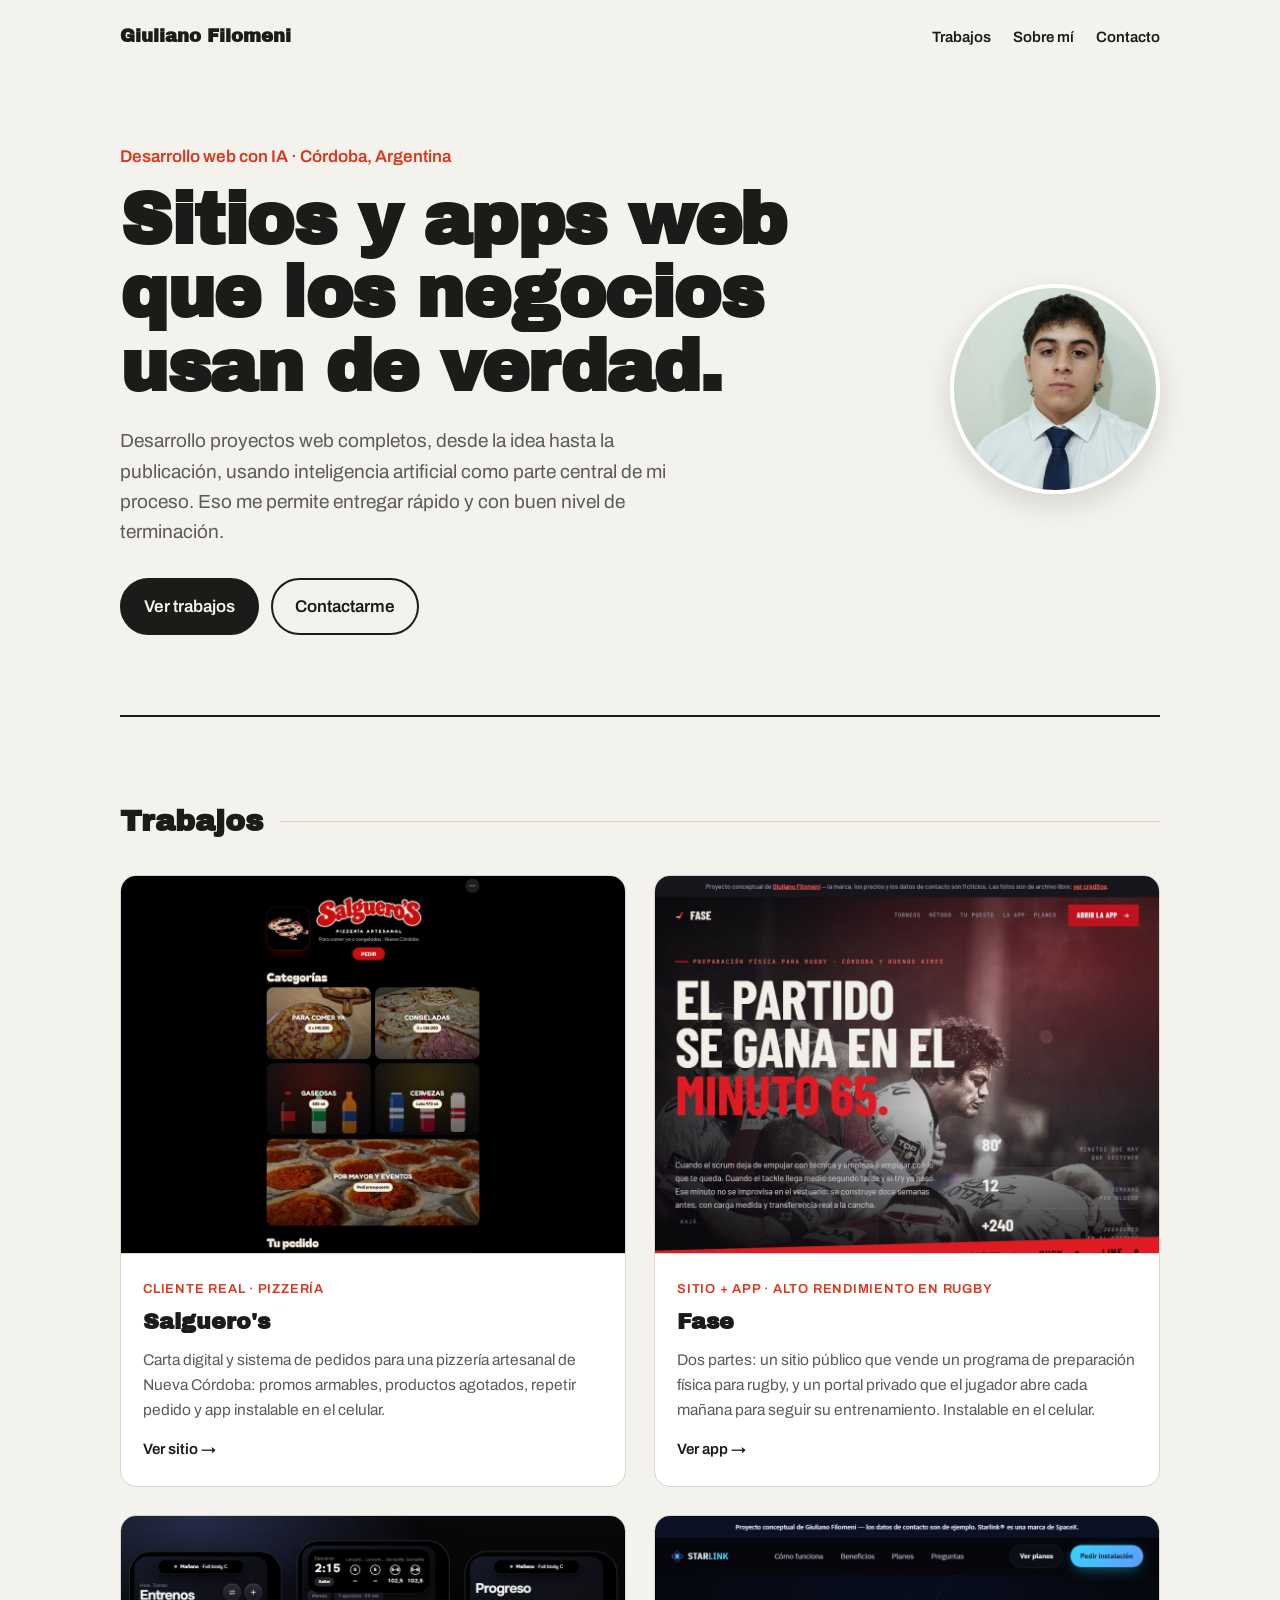
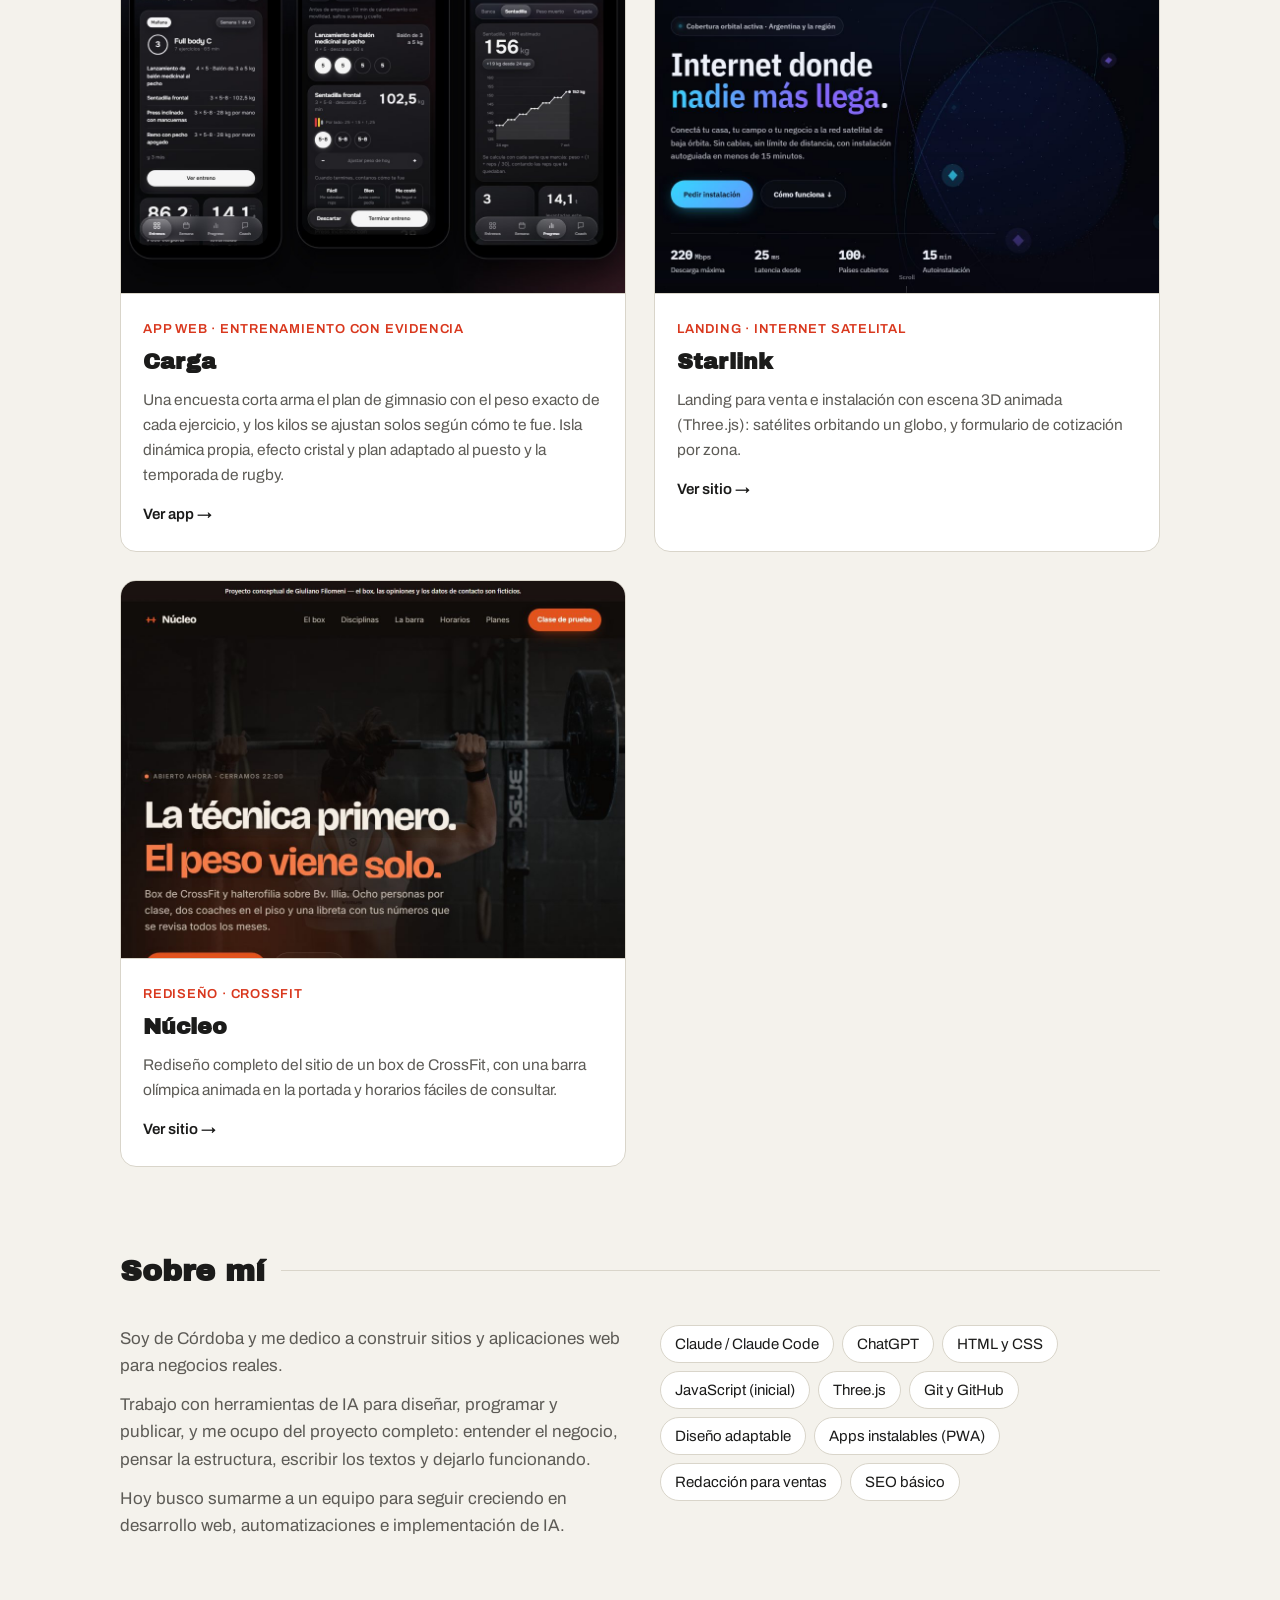
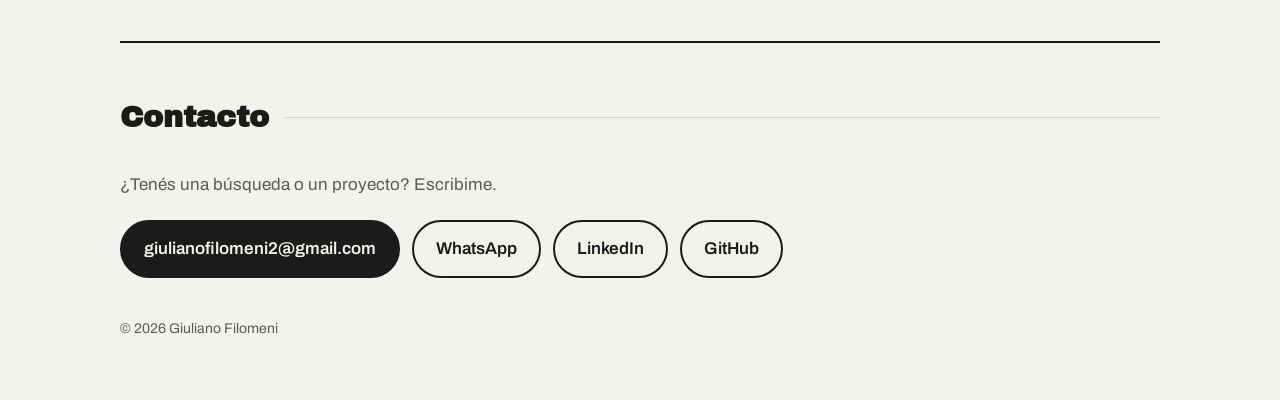
<file: index.html>
<!doctype html>
<html lang="es">
<head>
<meta charset="utf-8">
<meta name="viewport" content="width=device-width, initial-scale=1">
<title>Giuliano Filomeni · Desarrollo web con IA</title>
<meta name="description" content="Portfolio de Giuliano Filomeni: sitios y apps web para negocios, desarrollados con inteligencia artificial. Córdoba, Argentina.">
<meta property="og:title" content="Giuliano Filomeni · Desarrollo web con IA">
<meta property="og:description" content="Sitios y apps web para negocios, desarrollados con IA.">
<meta property="og:image" content="assets/og.png">
<link rel="icon" href="data:image/svg+xml,%3Csvg xmlns='http://www.w3.org/2000/svg' viewBox='0 0 32 32'%3E%3Crect width='32' height='32' fill='%23f4f2ec'/%3E%3Crect x='6' y='6' width='20' height='20' fill='%23d9381e'/%3E%3C/svg%3E">
<link rel="preconnect" href="https://fonts.googleapis.com">
<link href="https://fonts.googleapis.com/css2?family=Archivo+Black&family=Archivo:wght@400;500;600&display=swap" rel="stylesheet">
<style>
:root{--bg:#f4f2ec;--ink:#1b1b1a;--soft:#5d5b56;--line:#d9d5ca;--acc:#d9381e;--card:#fff}
*{box-sizing:border-box;margin:0;padding:0}
html{scroll-behavior:smooth}
body{background:var(--bg);color:var(--ink);font:400 17px/1.6 Archivo,system-ui,sans-serif}
a{color:inherit}
.wrap{max-width:1080px;margin:0 auto;padding:0 20px}
nav{display:flex;justify-content:space-between;align-items:center;padding:22px 0}
nav b{font-family:"Archivo Black";font-size:18px}
nav a{text-decoration:none;font-weight:600;font-size:15px;margin-left:22px}
nav a:hover{color:var(--acc)}
.hero{display:grid;grid-template-columns:1fr auto;gap:40px;align-items:center;padding:70px 0 80px;border-bottom:2px solid var(--ink)}
.tag{color:var(--acc);font-weight:600;margin-bottom:14px}
h1{font-family:"Archivo Black";font-size:clamp(38px,6.5vw,72px);line-height:1.02;letter-spacing:-1.5px}
.hero p{max-width:560px;margin-top:22px;color:var(--soft);font-size:19px}
.foto{width:210px;height:210px;border-radius:50%;object-fit:cover;border:4px solid var(--card);box-shadow:0 10px 30px #0002}
.btns{display:flex;gap:12px;flex-wrap:wrap;margin-top:30px}
.btn{display:inline-block;padding:13px 22px;border-radius:999px;font-weight:600;text-decoration:none;border:2px solid var(--ink)}
.btn.p{background:var(--ink);color:var(--bg)}
.btn:hover{background:var(--acc);border-color:var(--acc);color:#fff}
h2{font-family:"Archivo Black";font-size:30px;margin:80px 0 30px;display:flex;gap:16px;align-items:center}
h2:after{content:"";flex:1;border-top:1px solid var(--line)}
.grid{display:grid;grid-template-columns:1fr 1fr;gap:28px}
.card{background:var(--card);border-radius:16px;overflow:hidden;text-decoration:none;display:flex;flex-direction:column;transition:transform .25s,box-shadow .25s;border:1px solid var(--line)}
.card:hover{transform:translateY(-6px);box-shadow:0 18px 40px #0000001f}
.card img{width:100%;aspect-ratio:4/3;object-fit:cover;display:block;border-bottom:1px solid var(--line)}
.card div{padding:20px 22px 24px}
.card small{color:var(--acc);font-weight:600;font-size:13px;text-transform:uppercase;letter-spacing:.06em}
.card h3{font-family:"Archivo Black";font-size:22px;margin:4px 0 8px}
.card p{color:var(--soft);font-size:15.5px}
.card span{display:inline-block;margin-top:14px;font-weight:600;font-size:15px}
.card:hover span{color:var(--acc)}
.cols{display:grid;grid-template-columns:1fr 1fr;gap:40px}
.cols p{color:var(--soft);margin-bottom:12px}
ul.chips{list-style:none;display:flex;flex-wrap:wrap;gap:8px}
.chips li{background:var(--card);border:1px solid var(--line);border-radius:999px;padding:6px 14px;font-size:15px}
footer{margin:90px 0 0;padding:50px 0 60px;border-top:2px solid var(--ink)}
footer h2{margin-top:0}
.contacto{display:flex;flex-wrap:wrap;gap:12px}
.fin{margin-top:40px;color:var(--soft);font-size:14px}
@media (max-width:760px){
 nav a:not(:last-child){display:none}
 .hero{grid-template-columns:1fr;padding:40px 0 56px}
 .foto{width:130px;height:130px;order:-1}
 .grid,.cols{grid-template-columns:1fr}
 h2{margin-top:60px}
}
</style>
</head>
<body>
<div class="wrap">

<nav><b>Giuliano Filomeni</b><div><a href="#trabajos">Trabajos</a><a href="#sobre-mi">Sobre mí</a><a href="#contacto">Contacto</a></div></nav>

<header class="hero">
 <div>
  <div class="tag">Desarrollo web con IA · Córdoba, Argentina</div>
  <h1>Sitios y apps web que los negocios usan de verdad.</h1>
  <p>Desarrollo proyectos web completos, desde la idea hasta la publicación, usando inteligencia artificial como parte central de mi proceso. Eso me permite entregar rápido y con buen nivel de terminación.</p>
  <div class="btns"><a class="btn p" href="#trabajos">Ver trabajos</a><a class="btn" href="#contacto">Contactarme</a></div>
 </div>
 <img class="foto" src="assets/giuliano.jpg" alt="Foto de Giuliano Filomeni">
</header>

<h2 id="trabajos">Trabajos</h2>
<section class="grid">
 <a class="card" href="https://giulianofilomeni2-ui.github.io/salgueros/" target="_blank" rel="noopener">
  <img src="assets/trabajos/salgueros.jpg" alt="Web de Salguero's" loading="lazy">
  <div><small>Cliente real · Pizzería</small><h3>Salguero's</h3>
  <p>Carta digital y sistema de pedidos para una pizzería artesanal de Nueva Córdoba: promos armables, productos agotados, repetir pedido y app instalable en el celular.</p>
  <span>Ver sitio →</span></div>
 </a>
 <a class="card" href="fase/" target="_blank" rel="noopener">
  <img src="assets/trabajos/fase.jpg" alt="App Fase" loading="lazy">
  <div><small>Sitio + app · Alto rendimiento en rugby</small><h3>Fase</h3>
  <p>Dos partes: un sitio público que vende un programa de preparación física para rugby, y un portal privado que el jugador abre cada mañana para seguir su entrenamiento. Instalable en el celular.</p>
  <span>Ver app →</span></div>
 </a>
 <a class="card" href="carga/" target="_blank" rel="noopener">
  <img src="assets/trabajos/carga.jpg" alt="App Carga" loading="lazy">
  <div><small>App web · Entrenamiento con evidencia</small><h3>Carga</h3>
  <p>Una encuesta corta arma el plan de gimnasio con el peso exacto de cada ejercicio, y los kilos se ajustan solos según cómo te fue. Isla dinámica propia, efecto cristal y plan adaptado al puesto y la temporada de rugby.</p>
  <span>Ver app →</span></div>
 </a>
 <a class="card" href="starlink/" target="_blank" rel="noopener">
  <img src="assets/trabajos/starlink.jpg" alt="Landing Starlink" loading="lazy">
  <div><small>Landing · Internet satelital</small><h3>Starlink</h3>
  <p>Landing para venta e instalación con escena 3D animada (Three.js): satélites orbitando un globo, y formulario de cotización por zona.</p>
  <span>Ver sitio →</span></div>
 </a>
 <a class="card" href="nucleo/" target="_blank" rel="noopener">
  <img src="assets/trabajos/nucleo.jpg" alt="Sitio Núcleo" loading="lazy">
  <div><small>Rediseño · CrossFit</small><h3>Núcleo</h3>
  <p>Rediseño completo del sitio de un box de CrossFit, con una barra olímpica animada en la portada y horarios fáciles de consultar.</p>
  <span>Ver sitio →</span></div>
 </a>
</section>

<h2 id="sobre-mi">Sobre mí</h2>
<section class="cols">
 <div>
  <p>Soy de Córdoba y me dedico a construir sitios y aplicaciones web para negocios reales.</p>
  <p>Trabajo con herramientas de IA para diseñar, programar y publicar, y me ocupo del proyecto completo: entender el negocio, pensar la estructura, escribir los textos y dejarlo funcionando.</p>
  <p>Hoy busco sumarme a un equipo para seguir creciendo en desarrollo web, automatizaciones e implementación de IA.</p>
 </div>
 <div>
  <ul class="chips">
   <li>Claude / Claude Code</li><li>ChatGPT</li><li>HTML y CSS</li><li>JavaScript (inicial)</li>
   <li>Three.js</li><li>Git y GitHub</li><li>Diseño adaptable</li><li>Apps instalables (PWA)</li>
   <li>Redacción para ventas</li><li>SEO básico</li>
  </ul>
 </div>
</section>

<footer id="contacto">
 <h2>Contacto</h2>
 <p style="color:var(--soft);margin-bottom:22px">¿Tenés una búsqueda o un proyecto? Escribime.</p>
 <div class="contacto">
  <a class="btn p" href="mailto:giulianofilomeni2@gmail.com">giulianofilomeni2@gmail.com</a>
  <a class="btn" href="https://wa.me/5493516655499" target="_blank" rel="noopener">WhatsApp</a>
  <a class="btn" href="https://www.linkedin.com/in/giuliano-filomeni-4b430224b/" target="_blank" rel="noopener">LinkedIn</a>
  <a class="btn" href="https://github.com/giulianofilomeni2-ui" target="_blank" rel="noopener">GitHub</a>
 </div>
 <p class="fin">© 2026 Giuliano Filomeni</p>
</footer>

</div>
</body>
</html>
</file>
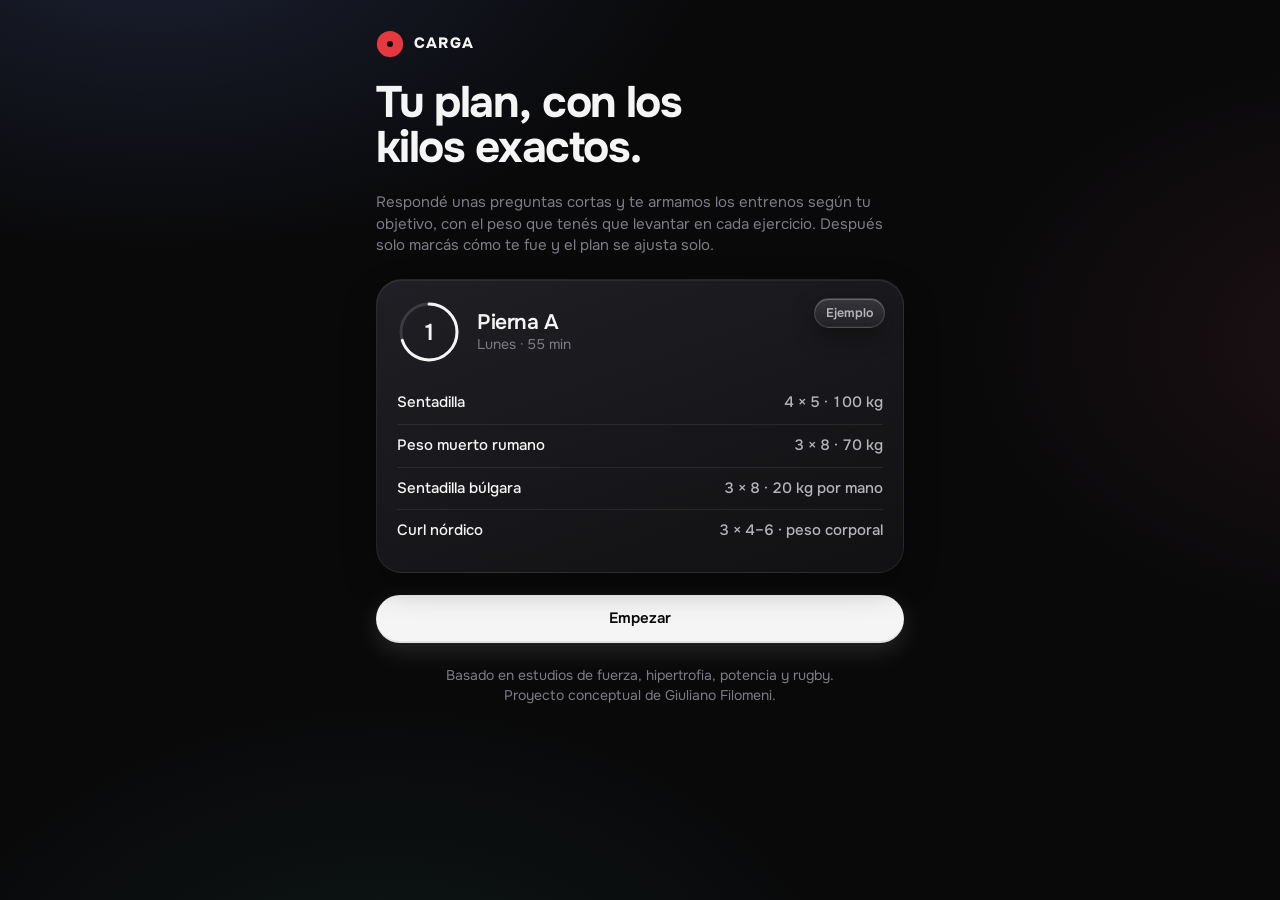
<file: carga/index.html>
<!doctype html>
<html lang="es">
<head>
<meta charset="utf-8">
<meta name="viewport" content="width=device-width,initial-scale=1,viewport-fit=cover">
<meta name="theme-color" content="#09090A">
<meta name="apple-mobile-web-app-capable" content="yes">
<meta name="mobile-web-app-capable" content="yes">
<meta name="apple-mobile-web-app-status-bar-style" content="black-translucent">
<meta name="apple-mobile-web-app-title" content="Carga">
<meta name="description" content="Plan de entrenamiento con los kilos exactos para cada ejercicio. Fuerza, hipertrofia, potencia y rugby. Proyecto conceptual de Giuliano Filomeni.">
<title>Carga Progresiva</title>
<link rel="preconnect" href="https://fonts.googleapis.com">
<link rel="preconnect" href="https://fonts.gstatic.com" crossorigin>
<link rel="stylesheet" href="https://fonts.googleapis.com/css2?family=Onest:wght@400;500;600;700;800&display=swap">
<style>
/* Layout: una columna tipo app (máx. 560px) con mosaicos de 2 columnas y barra de pestañas fija abajo. Mundo oscuro deliberado, como la referencia: el color solo aparece en los discos. */
:root{
  --bg:#09090A; --card:#18181B; --card-hi:#1F1F23; --edge:rgba(255,255,255,.07); --line:rgba(255,255,255,.08);
  --ink:#F5F5F6; --ink-2:#B4B4BB; --muted:#7C7C85; --dim:#3A3A40; --faint:#232328; --chip:#232327;
  --good:#7BE0A6; --warn:#F5C451; --bad:#FF8A80; --surface:#18181B;
  --p25:#E5383F; --p20:#3A6FE0; --p15:#F2C230; --p10:#35A866; --p5:#EDEDED; --p1:#A0A6B0; --steel:#6E737B;
  --f:"Onest",system-ui,-apple-system,"Segoe UI",Roboto,sans-serif; --f-data:"Onest",system-ui,sans-serif;
  --r:26px; color-scheme:dark;
}
*{box-sizing:border-box}
html,body{min-height:100%}
body{background:var(--bg);color:var(--ink);font-family:var(--f);font-size:15px;line-height:1.45;-webkit-font-smoothing:antialiased;font-variant-numeric:tabular-nums}
button,input,select,textarea{font:inherit;color:inherit}
button{cursor:pointer;-webkit-tap-highlight-color:transparent}
a{color:inherit}
p,h1,h2,h3,h4{margin:0}
[hidden]{display:none!important}
:focus-visible{outline:2px solid var(--ink);outline-offset:3px}
.sr{position:absolute;width:1px;height:1px;overflow:hidden;clip:rect(0 0 0 0);white-space:nowrap}

.app{max-width:560px;margin:0 auto;padding-inline:16px;padding-block:20px 120px;min-height:100vh}
.app.bare{padding-bottom:40px}
main{display:flex;flex-direction:column;gap:12px}
.head{display:flex;align-items:center;justify-content:space-between;gap:12px;margin:6px 0 10px}
.hello{color:var(--muted);font-size:14px;font-weight:500}
.title{font-size:40px;font-weight:700;letter-spacing:-.035em;line-height:1.02;text-wrap:balance}
.round{width:52px;height:52px;border-radius:50%;border:0;background:var(--chip);display:grid;place-items:center;flex:none}
.round:hover{background:#2C2C31}
.round svg{width:22px;height:22px}
.round.sm{width:42px;height:42px}
.round.sm svg{width:18px;height:18px}
.head-btns{display:flex;gap:10px}
.label{font-size:13px;font-weight:600;color:var(--muted);margin:14px 4px 2px;letter-spacing:.01em}

.card{position:relative;background:linear-gradient(160deg,#1E1E22 0%,#151518 100%);border:1px solid var(--edge);border-radius:var(--r);padding:20px;min-width:0}
.grid2{display:grid;grid-template-columns:repeat(2,minmax(0,1fr));gap:12px}
.tile{display:flex;flex-direction:column;justify-content:space-between;gap:18px;min-height:168px;text-align:left;color:inherit;width:100%}
button.card:hover{border-color:rgba(255,255,255,.14)}
.t-lg{font-size:21px;font-weight:600;letter-spacing:-.02em;line-height:1.15}
.t-md{font-size:17px;font-weight:600;letter-spacing:-.01em;line-height:1.2}
.t-sub{font-size:14px;color:var(--muted)}
.big{font-size:56px;font-weight:600;letter-spacing:-.045em;line-height:.95}
.big small,.kg small{font-size:.42em;font-weight:500;color:var(--muted);letter-spacing:0;margin-left:4px}
.mid{font-size:38px;font-weight:600;letter-spacing:-.04em;line-height:1}
.corner{position:absolute;top:16px;right:16px;color:var(--dim)}
.corner svg{width:22px;height:22px}
.pill{display:inline-flex;align-items:center;gap:6px;font-size:12.5px;font-weight:600;padding:5px 11px;border-radius:999px;background:var(--chip);color:var(--ink-2)}
.pill.on{background:var(--ink);color:var(--bg)}
.row{display:flex;gap:8px;align-items:center;flex-wrap:wrap}
.btn{display:inline-flex;align-items:center;justify-content:center;gap:8px;min-height:48px;padding:12px 20px;border-radius:999px;border:0;background:var(--chip);font-weight:600;font-size:15px}
.btn:hover{background:#2C2C31}
.btn.w{background:var(--ink);color:var(--bg)}
.btn.w:hover{background:#fff}
.btn.full{width:100%}
.btn.sm{min-height:36px;padding:7px 14px;font-size:13.5px}
.btn.ghost{background:none;color:var(--ink-2)}
.btn.danger{color:var(--bad)}
.btn[disabled]{opacity:.45;cursor:not-allowed}

/* Hoy */
.hero{display:flex;flex-direction:column;gap:18px}
.hero-row{display:flex;align-items:center;gap:16px}
.ring{flex:none;display:block}
.ring .bg{stroke:var(--dim)}
.ring .fg{stroke:var(--ink)}
.ring text{fill:var(--ink);font-family:var(--f);font-weight:600}
.plist{list-style:none;margin:0;padding:0;display:flex;flex-direction:column}
.plist li{display:flex;justify-content:space-between;gap:12px;padding:10px 0;border-top:1px solid var(--line);font-size:15px}
.plist li:first-child{border-top:0}
.plist b{font-weight:500;min-width:0}
.plist span{color:var(--ink-2);white-space:nowrap;font-weight:500}

/* Calendario de puntos */
.cal{display:grid;grid-template-columns:repeat(3,minmax(0,1fr));gap:14px}
.cal-m{display:flex;flex-direction:column;gap:10px;align-items:center}
.cal-m b{font-size:13px;font-weight:600}
.cal-g{display:grid;grid-template-columns:repeat(7,1fr);gap:7px}
.cal-g i{width:5px;height:5px;border-radius:50%;background:var(--dim);display:block;margin:auto}
.cal-g i.f{background:var(--faint)}
.cal-g i.x{visibility:hidden}
.cal-g i.d{width:8px;height:8px;background:var(--ink)}
.cal-g i.t{box-shadow:0 0 0 2px var(--muted)}

/* Mosaicos del plan */
.wt{min-height:178px}
.wt .ring{margin-bottom:auto}
.add-tile{border-style:dashed;border-color:var(--dim);background:none;display:grid;place-items:center;color:var(--dim);min-height:178px}
.add-tile svg{width:56px;height:56px}
.add-tile span{display:block;font-size:13px;font-weight:600;color:var(--muted);margin-top:6px}
.sug{display:flex;flex-direction:column;gap:12px}
.sug-item{display:flex;align-items:center;justify-content:space-between;gap:12px;padding-top:12px;border-top:1px solid var(--line)}
.sug-item div{min-width:0}
.sug-item b{display:block;font-weight:600;font-size:15px}
.sug-item span{font-size:13px;color:var(--muted)}

/* Entreno */
.wk-head{display:flex;align-items:center;gap:12px;margin:4px 0 6px}
.wk-head .title{font-size:30px;flex:1;min-width:0}
.ex{display:flex;flex-direction:column;gap:14px}
.ex-top{display:flex;justify-content:space-between;align-items:flex-start;gap:14px}
.ex-top>div{min-width:0}
.kg{font-size:40px;font-weight:600;letter-spacing:-.04em;line-height:1;white-space:nowrap;text-align:right}
.kg-txt{font-size:15px;font-weight:600;color:var(--ink-2);text-align:right;max-width:150px}
.unit{display:block;font-size:12px;color:var(--muted);text-align:right;margin-top:4px;font-weight:500}
.lines{font-size:14px;color:var(--ink-2);display:flex;flex-direction:column;gap:2px}
.sets{display:flex;flex-wrap:wrap;gap:10px}
.set{width:48px;height:48px;border-radius:50%;border:2px solid var(--dim);background:none;font-weight:600;font-size:15px;display:grid;place-items:center;position:relative}
.set.top::after{content:"";position:absolute;top:-2px;right:-2px;width:10px;height:10px;border-radius:50%;background:var(--warn);border:2px solid var(--bg)}
.set.done{background:var(--ink);border-color:var(--ink);color:var(--bg)}
.plates{display:flex;align-items:center;gap:8px;font-size:12.5px;color:var(--muted);flex-wrap:wrap}
.pl{display:inline-flex;align-items:center;gap:3px}
.pl i{display:inline-block;width:6px;border-radius:2px}
.adj{display:flex;align-items:center;justify-content:space-between;gap:10px;background:var(--faint);border-radius:999px;padding:4px}
.adj span{font-size:13px;color:var(--muted);font-weight:500}
.adj button{width:40px;height:40px;border-radius:50%;border:0;background:var(--chip);font-size:20px;font-weight:500;display:grid;place-items:center}
.fb{display:grid;grid-template-columns:repeat(3,1fr);gap:8px}
.fb button{border:1px solid var(--dim);background:none;border-radius:14px;padding:10px 6px;font-size:13.5px;font-weight:600;display:flex;flex-direction:column;align-items:center;gap:2px}
.fb button small{font-size:11.5px;color:var(--muted);font-weight:500}
.fb button[aria-pressed="true"]{background:var(--ink);color:var(--bg);border-color:var(--ink)}
.fb button[aria-pressed="true"] small{color:#555}
details.how summary{cursor:pointer;font-size:13.5px;color:var(--muted);font-weight:600;list-style:none}
details.how summary::-webkit-details-marker{display:none}
details.how summary::before{content:"+ "}
details.how[open] summary::before{content:"− "}
details.how ul{margin:10px 0 0;padding-left:18px;color:var(--ink-2);font-size:14px;display:flex;flex-direction:column;gap:5px}
.warm{font-size:13px;color:var(--muted)}
.bar-bottom{position:fixed;left:0;right:0;bottom:0;z-index:15;padding:12px 16px calc(14px + env(safe-area-inset-bottom,0px));background:linear-gradient(180deg,rgba(9,9,10,0) 0%,rgba(9,9,10,.92) 30%)}
.bar-bottom>div{max-width:528px;margin:0 auto;display:flex;gap:10px}

/* Formularios */
.inp{height:52px;width:100%;min-width:0;border:1px solid var(--edge);background:var(--faint);border-radius:16px;padding:0 16px;font-size:16px}
.inp:focus{border-color:var(--ink-2);outline:none}
select.inp{appearance:auto}
.field{display:flex;flex-direction:column;gap:6px;min-width:0}
.field>span{font-size:13px;color:var(--muted);font-weight:600}
.fields{display:grid;grid-template-columns:repeat(2,minmax(0,1fr));gap:12px}
.opts{display:flex;flex-direction:column;gap:8px}
.opt{display:flex;flex-direction:column;gap:2px;text-align:left;border:1px solid var(--edge);background:var(--card);border-radius:18px;padding:15px 18px;width:100%}
.opt b{font-weight:600;font-size:16px}
.opt span{font-size:13.5px;color:var(--muted)}
.opt[aria-pressed="true"]{background:var(--ink);color:var(--bg);border-color:var(--ink)}
.opt[aria-pressed="true"] span{color:#4a4a50}
.chips{display:flex;flex-wrap:wrap;gap:8px}
.chipb{border:1px solid var(--edge);background:var(--card);border-radius:999px;padding:10px 16px;font-weight:600;font-size:14.5px}
.chipb[aria-pressed="true"]{background:var(--ink);color:var(--bg);border-color:var(--ink)}
.days{display:grid;grid-template-columns:repeat(7,1fr);gap:6px}
.days .chipb{padding:12px 0;text-align:center}
.sv{display:flex;flex-direction:column;gap:22px;min-height:calc(100vh - 80px)}
.sv-prog{display:flex;gap:4px}
.sv-prog i{flex:1;height:4px;border-radius:2px;background:var(--dim)}
.sv-prog i.on{background:var(--ink)}
.sv-q{font-size:32px;font-weight:700;letter-spacing:-.03em;line-height:1.08;text-wrap:balance}
.sv-help{color:var(--muted);font-size:15px;max-width:52ch}
.sv-body{display:flex;flex-direction:column;gap:16px}
.sv-nav{display:flex;gap:10px;margin-top:auto;padding-top:10px}
.sv-nav .btn.w{flex:1}
.err{color:var(--bad);font-size:14px;font-weight:600}
.lift-in{display:grid;grid-template-columns:minmax(0,1.3fr) 1fr 1fr;gap:10px;align-items:end}
.lift-in b{font-weight:600;font-size:15px;padding-bottom:15px}
.e1{font-size:12.5px;color:var(--muted);grid-column:2/-1;margin-top:-4px}

/* Listas tipo ajustes */
.list{display:flex;flex-direction:column}
.li{display:flex;justify-content:space-between;align-items:center;gap:12px;padding:14px 0;border-top:1px solid var(--line);font-size:15px}
.li:first-child{border-top:0;padding-top:0}
.li span{color:var(--muted)}
.li b{font-weight:500;text-align:right}
.edit-row{display:grid;grid-template-columns:minmax(0,1fr) auto;gap:10px;padding:12px 0;border-top:1px solid var(--line);align-items:center}
.edit-row:first-child{border-top:0;padding-top:0}
.edit-row .nm b{display:block;font-weight:600;font-size:15px}
.edit-row .nm span{font-size:12.5px;color:var(--muted)}
.edit-ctl{grid-column:1/-1;display:flex;gap:8px;align-items:center;flex-wrap:wrap}
.mini{display:inline-flex;align-items:center;gap:4px;background:var(--faint);border-radius:999px;padding:3px}
.mini button{width:32px;height:32px;border-radius:50%;border:0;background:var(--chip);font-size:17px;display:grid;place-items:center}
.mini b{min-width:62px;text-align:center;font-size:13.5px;font-weight:600}
.mini input{width:70px;height:32px;border:0;background:none;text-align:center;font-weight:600;font-size:14px}
.icon{width:36px;height:36px;border-radius:50%;border:0;background:none;color:var(--muted);display:grid;place-items:center}
.icon:hover{background:var(--chip);color:var(--ink)}
.icon svg{width:17px;height:17px}
.confirm{display:flex;align-items:center;gap:8px;flex-wrap:wrap;color:var(--bad);font-weight:600;font-size:14px}

/* Semana */
.blocks{display:grid;grid-template-columns:repeat(4,1fr);gap:6px}
.blocks i{height:8px;border-radius:4px;background:var(--dim)}
.blocks i.on{background:var(--ink)}
.blocks i.past{background:var(--muted)}
.wrow{display:flex;align-items:center;gap:14px;padding:13px 0;border-top:1px solid var(--line);width:100%;background:none;border-left:0;border-right:0;border-bottom:0;text-align:left}
.wrow:first-child{border-top:0}
.wrow .d{width:44px;flex:none;font-weight:600;color:var(--muted);font-size:14px}
.wrow.today .d{color:var(--ink)}
.wrow .n{flex:1;min-width:0;font-weight:600}
.wrow .n.off{color:var(--dim);font-weight:500}
.wrow .s{font-size:13px;color:var(--muted)}
.dot-ok{width:10px;height:10px;border-radius:50%;background:var(--ink);flex:none}

/* Progreso */
.seg{display:flex;gap:4px;padding:4px;border-radius:999px;background:var(--faint);overflow-x:auto}
.seg button{flex:1;border:0;background:none;border-radius:999px;padding:9px 12px;font-weight:600;font-size:13.5px;color:var(--muted);white-space:nowrap}
.seg button[aria-pressed="true"]{background:var(--ink);color:var(--bg)}
.chart{position:relative;min-width:0;margin:0 -4px}
.chart svg{display:block;width:100%;height:auto;max-width:100%;overflow:visible;touch-action:pan-y}
.chart .grid{stroke:var(--line);stroke-width:1}
.chart .ax{fill:var(--muted);font:500 11px var(--f)}
.chart .end{fill:var(--ink);font:600 12px var(--f)}
.chart .xh{stroke:var(--ink-2);stroke-width:1;stroke-dasharray:3 3;visibility:hidden}
.chart .xh-dot{visibility:hidden}
.tip{position:absolute;width:160px;pointer-events:none;background:var(--ink);color:var(--bg);border-radius:10px;padding:7px 10px;font-size:12px;line-height:1.35;display:flex;flex-direction:column;z-index:2}
.tip b{font-size:14px}
.chart-empty{padding:26px 10px;text-align:center;color:var(--muted);font-size:14px}
.hist li{display:grid;grid-template-columns:62px minmax(0,1fr) auto;gap:12px;align-items:baseline}
.hist .dt{font-size:13px;color:var(--muted)}
.hist .vl{font-size:13px;color:var(--muted)}

/* Coach */
.chat{display:flex;flex-direction:column;gap:10px}
.turn{font-size:15px;line-height:1.55;display:flex;flex-direction:column;gap:8px;max-width:92%}
.turn.me{align-self:flex-end;background:var(--ink);color:var(--bg);padding:10px 14px;border-radius:20px 20px 6px 20px}
.turn.ai{align-self:flex-start;background:var(--card-hi);border:1px solid var(--edge);padding:12px 16px;border-radius:20px 20px 20px 6px}
.turn.ai ul,.turn.ai ol{margin:0;padding-left:20px;display:flex;flex-direction:column;gap:4px}
.turn.ai h4{font-size:15px}
.turn .note{color:var(--muted);font-size:13px}
.ask{display:flex;gap:8px;align-items:flex-end}
.ask textarea{flex:1;min-height:52px;height:52px;padding:14px 16px;resize:none;border-radius:26px}
.ask .round{background:var(--ink);color:var(--bg)}
details.sci summary{cursor:pointer;list-style:none;display:flex;justify-content:space-between;align-items:center;font-weight:600}
details.sci summary::-webkit-details-marker{display:none}
.ev{padding:14px 0;border-top:1px solid var(--line);display:flex;flex-direction:column;gap:4px}
.ev b{font-size:14.5px;font-weight:600}
.ev p{font-size:13.5px;color:var(--ink-2)}
.ev a{font-size:13px;color:var(--muted)}

/* Pestañas, hojas, avisos */
.tabbar{position:fixed;left:0;right:0;bottom:0;z-index:10;background:rgba(9,9,10,.94);border-top:1px solid var(--line);padding:8px 16px calc(10px + env(safe-area-inset-bottom,0px));-webkit-backdrop-filter:blur(12px);backdrop-filter:blur(12px)}
.tabbar>div{max-width:528px;margin:0 auto;display:grid;grid-template-columns:repeat(4,1fr)}
.tabbar button{border:0;background:none;color:var(--dim);display:flex;flex-direction:column;align-items:center;gap:4px;padding:6px 0;font-size:11px;font-weight:600}
.tabbar button svg{width:28px;height:28px}
.tabbar button[aria-current="page"]{color:var(--ink)}
#sheet{position:fixed;inset:0;z-index:30;display:flex;align-items:flex-end;justify-content:center}
.sheet-back{position:absolute;inset:0;background:rgba(0,0,0,.6)}
.sheet{position:relative;width:min(560px,100%);max-height:88vh;overflow-y:auto;background:#141417;border:1px solid var(--edge);border-bottom:0;border-radius:28px 28px 0 0;padding:20px 16px calc(20px + env(safe-area-inset-bottom,0px));display:flex;flex-direction:column;gap:14px}
.sheet-h{display:flex;justify-content:space-between;align-items:center;gap:10px}
.pk-list{display:flex;flex-direction:column;gap:2px}
.pk-g{font-size:12px;color:var(--muted);font-weight:700;padding:12px 4px 4px;text-transform:uppercase;letter-spacing:.06em}
.pk-i{display:flex;justify-content:space-between;align-items:center;gap:10px;border:0;background:none;text-align:left;padding:11px 10px;border-radius:14px;width:100%}
.pk-i:hover{background:var(--chip)}
.pk-i span{font-size:12.5px;color:var(--muted)}
.pk-i.added{background:var(--faint)}
#timer{position:fixed;left:50%;transform:translateX(-50%);bottom:calc(92px + env(safe-area-inset-bottom,0px));z-index:20;background:var(--ink);color:var(--bg);border-radius:999px;padding:8px 8px 8px 18px;display:flex;align-items:center;gap:12px;font-weight:700;font-size:16px;box-shadow:0 8px 30px rgba(0,0,0,.5)}
#timer button{border:0;background:#E3E3E6;border-radius:999px;padding:7px 12px;font-weight:600;font-size:13px;color:var(--bg)}
#toast{position:fixed;left:50%;transform:translateX(-50%);bottom:calc(150px + env(safe-area-inset-bottom,0px));z-index:40;background:#2A2A2F;color:var(--ink);padding:11px 18px;border-radius:999px;font-size:14px;font-weight:600;max-width:calc(100% - 32px);text-align:center;box-shadow:0 8px 30px rgba(0,0,0,.5)}
.welcome{display:flex;flex-direction:column;gap:22px;padding-top:10px}
.brand{display:flex;align-items:center;gap:10px;font-weight:800;letter-spacing:.06em;font-size:15px}
.brand svg{width:28px;height:28px}
.example-tag{position:absolute;top:18px;right:18px}
@media (max-width:380px){ .big{font-size:46px} .title{font-size:34px} .kg{font-size:32px} .grid2{gap:10px} .card{padding:16px} .cal-g{gap:5px} }
/* ===== Cristal líquido, isla y movimiento ===== */
body{background:radial-gradient(900px 520px at 12% -8%,rgba(92,112,190,.22),transparent 62%),radial-gradient(700px 480px at 108% 38%,rgba(190,80,110,.11),transparent 60%),radial-gradient(800px 600px at 30% 118%,rgba(70,150,140,.11),transparent 60%),var(--bg);background-attachment:fixed}
.glass,.round,.pill,.chipb{background:linear-gradient(180deg,rgba(255,255,255,.13),rgba(255,255,255,.04));-webkit-backdrop-filter:blur(22px) saturate(170%);backdrop-filter:blur(22px) saturate(170%);border:1px solid rgba(255,255,255,.13);box-shadow:inset 0 1px 0 rgba(255,255,255,.26),inset 0 -1px 0 rgba(255,255,255,.05),0 8px 24px rgba(0,0,0,.32)}
.round:hover{background:linear-gradient(180deg,rgba(255,255,255,.2),rgba(255,255,255,.07))}
.card{background:linear-gradient(160deg,rgba(38,38,44,.80) 0%,rgba(19,19,22,.84) 100%);box-shadow:inset 0 1px 0 rgba(255,255,255,.06),0 14px 34px rgba(0,0,0,.28)}
.card.add-tile{background:rgba(255,255,255,.02);box-shadow:none}
.card,.btn,.round,.chipb,.opt,.set,.pk-i,.wrow,.fb button,.adj button,.mini button{transition:transform .38s cubic-bezier(.3,1.45,.5,1),background-color .2s,border-color .2s,opacity .2s,box-shadow .3s}
button.card:active,.btn:active,.round:active,.chipb:active,.opt:active,.pk-i:active,.wrow:active,.fb button:active{transform:scale(.965)}
.set:active,.adj button:active,.mini button:active{transform:scale(.88)}
@media (hover:hover){button.card:hover{transform:translateY(-2px)}}
.btn.w{box-shadow:0 8px 26px rgba(255,255,255,.12),inset 0 -2px 0 rgba(0,0,0,.08)}
.tabbar{background:none;border-top:0;-webkit-backdrop-filter:none;backdrop-filter:none;padding:0 16px calc(12px + env(safe-area-inset-bottom,0px))}
.tabbar>div{position:relative;border-radius:999px;padding:6px;max-width:420px}
.tabbar button{position:relative;z-index:1;border-radius:999px;padding:7px 0 6px;color:rgba(255,255,255,.5)}
.tabbar button svg{width:24px;height:24px}
.lens{position:absolute;top:6px;bottom:6px;left:6px;width:0;border-radius:999px;background:linear-gradient(180deg,rgba(255,255,255,.24),rgba(255,255,255,.08));box-shadow:inset 0 1px 0 rgba(255,255,255,.38),inset 0 -1px 0 rgba(255,255,255,.06),0 4px 14px rgba(0,0,0,.28);transition:left .55s cubic-bezier(.3,1.3,.45,1),width .55s cubic-bezier(.3,1.3,.45,1),opacity .2s;pointer-events:none}
.seg{position:relative;border-radius:999px}
.seg button{position:relative;z-index:1}
.seg button[aria-pressed="true"]{background:none;color:var(--ink)}
.seg .lens{top:4px;bottom:4px}
.bar-bottom>div{padding:6px;border-radius:999px}
.sheet{background:linear-gradient(180deg,rgba(44,44,50,.74),rgba(20,20,24,.9));-webkit-backdrop-filter:blur(30px) saturate(160%);backdrop-filter:blur(30px) saturate(160%);border:1px solid rgba(255,255,255,.12);border-bottom:0;box-shadow:inset 0 1px 0 rgba(255,255,255,.18),0 -12px 44px rgba(0,0,0,.5);transition:transform .32s cubic-bezier(.2,.9,.25,1)}
.sheet.enter{animation:sheetUp .5s cubic-bezier(.2,.95,.25,1.04)}
.sheet-back.enter{animation:fadeIn .3s both}
@keyframes sheetUp{from{transform:translateY(100%)}}
@keyframes fadeIn{from{opacity:0}}
.grab-zone{display:flex;justify-content:center;padding:4px 0 8px;margin:-10px -16px -6px;cursor:grab;touch-action:none}
.grab{width:42px;height:5px;border-radius:3px;background:rgba(255,255,255,.3)}
#toast{background:linear-gradient(180deg,rgba(64,64,72,.78),rgba(30,30,36,.88));-webkit-backdrop-filter:blur(24px) saturate(160%);backdrop-filter:blur(24px) saturate(160%);border:1px solid rgba(255,255,255,.14);box-shadow:inset 0 1px 0 rgba(255,255,255,.2),0 12px 32px rgba(0,0,0,.45);animation:toastIn .5s cubic-bezier(.3,1.4,.5,1)}
@keyframes toastIn{from{opacity:0;transform:translate(-50%,14px) scale(.94)}}
.app:not(.bare){padding-top:calc(68px + env(safe-area-inset-top,0px))}
.isl{position:fixed;top:calc(10px + env(safe-area-inset-top,0px));left:50%;transform:translateX(-50%);z-index:25;background:#000;color:#fff;border-radius:22px;overflow:hidden;cursor:pointer;box-shadow:0 0 0 1px rgba(255,255,255,.10),0 14px 36px rgba(0,0,0,.6);transition:width .6s cubic-bezier(.3,1.32,.45,1),height .6s cubic-bezier(.3,1.32,.45,1),border-radius .6s cubic-bezier(.3,1.32,.45,1),transform .35s cubic-bezier(.3,1.45,.5,1);-webkit-tap-highlight-color:transparent;outline-offset:3px}
.isl[aria-expanded="true"]{border-radius:34px}
.isl:active{transform:translateX(-50%) scale(.96)}
.isl-in{position:absolute;inset:0;display:flex;align-items:center;justify-content:center;padding:0 16px}
.isl-in.swap{animation:islIn .55s cubic-bezier(.2,.85,.2,1) both}
@keyframes islIn{from{opacity:0;filter:blur(8px);transform:scale(.9)}}
.isl-row{display:flex;align-items:center;gap:9px;width:100%;justify-content:center;font-size:14px;white-space:nowrap;min-width:0}
.isl-txt{overflow:hidden;text-overflow:ellipsis;min-width:0}
.isl-txt b{font-weight:700}
.isl-mut{color:#8d8d95}
.isl-pct{font-weight:700;margin-left:auto;font-variant-numeric:tabular-nums}
.isl-pulse{width:8px;height:8px;border-radius:50%;background:var(--good);flex:none;animation:pulse 2.2s infinite}
@keyframes pulse{0%{box-shadow:0 0 0 0 rgba(123,224,166,.55)}70%{box-shadow:0 0 0 8px rgba(123,224,166,0)}100%{box-shadow:0 0 0 0 rgba(123,224,166,0)}}
.isl-big{width:100%;display:flex;flex-direction:column;gap:13px;padding:2px 6px}
.isl-h{display:flex;justify-content:space-between;align-items:baseline;font-size:15px;font-weight:600}
.isl-h b{font-size:18px}
.isl-dots{display:grid;grid-template-columns:repeat(12,1fr);gap:9px 0;justify-items:center}
.isl-dots i{width:18px;height:18px;border-radius:50%;background:#2b2b30}
.isl-dots i.on{background:#fff;box-shadow:0 0 10px rgba(255,255,255,.35)}
.isl-week{display:grid;grid-template-columns:repeat(7,1fr);text-align:center}
.isl-week div{display:flex;flex-direction:column;align-items:center;gap:5px}
.isl-week b{font-size:13.5px;font-weight:700;color:#8d8d95}
.isl-week .pl b{color:#fff}
.isl-week span{width:30px;height:30px;border-radius:50%;display:grid;place-items:center;font-weight:600;font-size:15px;color:#8d8d95}
.isl-week .pl span{color:#fff}
.isl-week span.today{background:#fff;color:#000}
.isl-week i{width:5px;height:5px;border-radius:50%;margin-top:-2px}
.isl-week i.on{background:var(--good)}
.isl-rest{display:grid;grid-template-columns:auto minmax(0,1fr);gap:16px;width:100%;align-items:center}
.isl-clock{display:flex;flex-direction:column;align-items:flex-start;gap:3px;padding-left:4px}
.isl-clock b{font-size:34px;font-weight:700;letter-spacing:-.03em;line-height:1;font-variant-numeric:tabular-nums}
.isl-clock span{font-size:12.5px}
.isl-skip{margin-top:5px;border:0;border-radius:999px;background:#26262b;color:#fff;font-size:12px;font-weight:600;padding:5px 12px}
.isl-next{display:grid;grid-auto-flow:column;grid-auto-columns:1fr;gap:4px;text-align:center;min-width:0}
.isl-next div{display:flex;flex-direction:column;align-items:center;gap:7px;min-width:0}
.isl-next span{font-size:11.5px;max-width:100%;overflow:hidden;text-overflow:ellipsis;white-space:nowrap}
.isl-next i{font-style:normal;width:30px;height:30px;border-radius:50%;border:2px solid #fff;display:grid;place-items:center;font-size:13px;font-weight:700}
.isl-next b{font-size:15px;font-weight:600}
.isl-last{grid-column:1/-1}
.isl-check{width:24px;height:24px;border-radius:50%;background:var(--good);color:#000;display:grid;place-items:center;flex:none}
.isl-check svg{width:15px;height:15px}
.anim>*{animation:rise .6s cubic-bezier(.2,.85,.25,1) both}
.anim>*:nth-child(2){animation-delay:.05s}.anim>*:nth-child(3){animation-delay:.1s}.anim>*:nth-child(4){animation-delay:.15s}.anim>*:nth-child(5){animation-delay:.2s}.anim>*:nth-child(6){animation-delay:.25s}.anim>*:nth-child(7){animation-delay:.3s}.anim>*:nth-child(n+8){animation-delay:.34s}
.anim .grid2>*{animation:rise .6s cubic-bezier(.2,.85,.25,1) both}
.anim .grid2>*:nth-child(2){animation-delay:.07s}.anim .grid2>*:nth-child(3){animation-delay:.12s}.anim .grid2>*:nth-child(4){animation-delay:.17s}.anim .grid2>*:nth-child(n+5){animation-delay:.22s}
@keyframes rise{from{opacity:0;transform:translateY(18px) scale(.98)}}
.anim .ring .fg{animation:draw 1.1s cubic-bezier(.3,.8,.2,1) .2s both}
@keyframes draw{from{stroke-dasharray:0 400}}
.set.done{box-shadow:0 0 0 4px rgba(255,255,255,.07),0 6px 20px rgba(255,255,255,.14)}
.set.pop{animation:pop .45s cubic-bezier(.3,1.7,.5,1)}
@keyframes pop{0%{transform:scale(.8)}55%{transform:scale(1.15)}100%{transform:scale(1)}}
.tile.sm{min-height:110px}
.done-hero{display:flex;flex-direction:column;align-items:center;gap:4px;text-align:center;padding:4px 0 6px}
.done-check{width:68px;height:68px;border-radius:50%;background:var(--good);color:#05140b;display:grid;place-items:center;box-shadow:0 0 0 10px rgba(123,224,166,.12),0 12px 44px rgba(123,224,166,.35);animation:pop .65s cubic-bezier(.3,1.7,.5,1) .1s both}
.done-check svg{width:34px;height:34px}
.done-check path{stroke-dasharray:30;stroke-dashoffset:30;animation:tick .5s ease-out .4s forwards}
@keyframes tick{to{stroke-dashoffset:0}}
.li b.up{color:var(--good)}.li b.down{color:var(--warn)}
@media (prefers-reduced-motion: reduce){.done-check path{stroke-dashoffset:0}.isl,.lens,.sheet{transition:none}}
@media (prefers-reduced-motion: reduce){*{transition:none!important;animation:none!important}}
</style>
<style>body{margin:0}.app.bare{padding-top:calc(20px + env(safe-area-inset-top,0px))}</style>
</head>
<body>
<div class="app" id="app"><main id="main"></main></div>
<nav class="tabbar" id="tabbar" aria-label="Secciones" hidden></nav>
<div id="sheet" hidden></div>
<div id="isl" class="isl" data-act="isl" role="button" tabindex="0" aria-label="Isla: estado del entreno" hidden><div class="isl-in" id="isl-in"></div></div>
<div id="timer" hidden></div>
<div id="toast" role="status" hidden></div>
<script>
'use strict';
/* ================= Datos ================= */
const MUSCLES = {pecho:'Pecho', dorsal:'Dorsales', espalda_alta:'Espalda alta', hombro_ant:'Hombro anterior', hombro_lat:'Hombro lateral', hombro_post:'Hombro posterior', biceps:'Bíceps', triceps:'Tríceps', cuadriceps:'Cuádriceps', isquios:'Isquiotibiales', gluteos:'Glúteos', aductores:'Aductores', gemelos:'Gemelos', core:'Core', cuello:'Cuello'};
const MAJORS = ['pecho','dorsal','espalda_alta','hombro_lat','hombro_post','biceps','triceps','cuadriceps','isquios','gluteos'];
const LOWER_M = new Set(['cuadriceps','isquios','gluteos','aductores','gemelos']);
const PAT = {potencia:'Potencia', pliometria:'Saltos', sprint:'Sprint', sentadilla:'Sentadilla', bisagra:'Bisagra de cadera', unilateral:'Unilateral de pierna', empuje_h:'Empuje horizontal', empuje_v:'Empuje vertical', traccion_h:'Tracción horizontal', traccion_v:'Tracción vertical', contacto:'Contacto', core:'Core', carry:'Transporte de cargas', aislado:'Aislamiento', prevencion:'Prevención', cuello:'Cuello'};
const ROLE = {principal:'Básico', secundario:'Multiarticular', accesorio:'Aislamiento', potencia:'Potencia', core:'Core', prevencion:'Prevención'};

// id, nombre, patrón, músculos principales, secundarios, rol
const EX_RAW = [
['bench','Press banca','empuje_h','pecho','triceps hombro_ant','principal'],
['squat','Sentadilla trasera','sentadilla','cuadriceps gluteos','aductores core','principal'],
['deadlift','Peso muerto','bisagra','gluteos isquios','espalda_alta cuadriceps aductores core','principal'],
['clean','Cargada de potencia','potencia','gluteos cuadriceps','isquios espalda_alta gemelos','potencia'],
['hang_clean','Cargada colgada (hang power clean)','potencia','gluteos cuadriceps','isquios espalda_alta','potencia'],
['mtp','Tirón desde medio muslo','potencia','gluteos isquios','espalda_alta cuadriceps','potencia'],
['jump_shrug','Jump shrug','potencia','gluteos cuadriceps','espalda_alta gemelos','potencia'],
['push_press','Push press','potencia','hombro_ant triceps','cuadriceps gluteos core','potencia'],
['mb_throw','Lanzamiento de balón medicinal al pecho','potencia','pecho triceps','hombro_ant core','potencia'],
['mb_rot','Lanzamiento rotacional de balón medicinal','potencia','core','gluteos hombro_ant','potencia'],
['jump_squat','Sentadilla con salto (carga liviana)','pliometria','cuadriceps gluteos','gemelos','potencia'],
['box_jump','Salto al cajón','pliometria','cuadriceps gluteos','gemelos','potencia'],
['broad_jump','Salto horizontal','pliometria','gluteos cuadriceps','isquios gemelos','potencia'],
['sprint','Sprints de 10 a 30 m','sprint','isquios gluteos','cuadriceps gemelos','potencia'],
['ohp','Press militar de pie','empuje_v','hombro_ant','triceps hombro_lat core','principal'],
['front_squat','Sentadilla frontal','sentadilla','cuadriceps','gluteos core espalda_alta','secundario'],
['leg_press','Prensa de piernas','sentadilla','cuadriceps','gluteos','secundario'],
['hack','Sentadilla hack','sentadilla','cuadriceps','gluteos','secundario'],
['trap_dl','Peso muerto con barra hexagonal','bisagra','cuadriceps gluteos','isquios espalda_alta','principal'],
['rdl','Peso muerto rumano','bisagra','isquios gluteos','espalda_alta','secundario'],
['good_morning','Buenos días','bisagra','isquios gluteos','core','secundario'],
['hip_thrust','Hip thrust','bisagra','gluteos','isquios','secundario'],
['bss','Sentadilla búlgara','unilateral','cuadriceps gluteos','aductores','secundario'],
['lunge','Zancadas caminando','unilateral','cuadriceps gluteos','aductores isquios','secundario'],
['stepup','Step-up al cajón','unilateral','cuadriceps gluteos','','secundario'],
['sl_rdl','Peso muerto rumano a una pierna','unilateral','isquios gluteos','core','secundario'],
['incline_db','Press inclinado con mancuernas','empuje_h','pecho hombro_ant','triceps','secundario'],
['db_bench','Press plano con mancuernas','empuje_h','pecho','triceps hombro_ant','secundario'],
['dips','Fondos en paralelas','empuje_h','pecho triceps','hombro_ant','secundario'],
['pushup','Flexiones de brazos','empuje_h','pecho','triceps hombro_ant core','secundario'],
['db_ohp','Press de hombros con mancuernas','empuje_v','hombro_ant','triceps hombro_lat','secundario'],
['landmine','Press landmine','empuje_v','hombro_ant pecho','triceps core','secundario'],
['row','Remo con barra','traccion_h','dorsal espalda_alta','biceps hombro_post','principal'],
['db_row','Remo con mancuerna','traccion_h','dorsal','espalda_alta biceps','secundario'],
['chest_row','Remo con pecho apoyado','traccion_h','espalda_alta dorsal','hombro_post biceps','secundario'],
['cable_row','Remo en polea baja','traccion_h','dorsal espalda_alta','biceps','secundario'],
['inverted_row','Remo invertido','traccion_h','espalda_alta dorsal','biceps core','secundario'],
['pullup','Dominadas','traccion_v','dorsal','biceps espalda_alta','secundario'],
['w_pullup','Dominadas lastradas','traccion_v','dorsal','biceps espalda_alta','principal'],
['lat_pd','Jalón al pecho','traccion_v','dorsal','biceps','secundario'],
['leg_ext','Extensión de cuádriceps','aislado','cuadriceps','','accesorio'],
['leg_curl','Curl femoral','aislado','isquios','','accesorio'],
['calf','Elevación de talones','aislado','gemelos','','accesorio'],
['lat_raise','Elevaciones laterales','aislado','hombro_lat','','accesorio'],
['face_pull','Face pull','aislado','hombro_post espalda_alta','','accesorio'],
['rear_fly','Pájaros (deltoides posterior)','aislado','hombro_post','espalda_alta','accesorio'],
['shrug','Encogimientos de hombros','aislado','espalda_alta','','accesorio'],
['curl','Curl de bíceps con barra','aislado','biceps','','accesorio'],
['hammer','Curl martillo','aislado','biceps','','accesorio'],
['tri_pd','Extensión de tríceps en polea','aislado','triceps','','accesorio'],
['skull','Press francés','aislado','triceps','','accesorio'],
['plank','Plancha','core','core','','core'],
['pallof','Press Pallof','core','core','','core'],
['ab_wheel','Rueda abdominal','core','core','dorsal','core'],
['hanging_leg','Elevación de piernas colgado','core','core','','core'],
['farmer','Paseo del granjero','carry','core espalda_alta','gluteos','core'],
['sled_push','Empuje de trineo','contacto','cuadriceps gluteos','gemelos core','secundario'],
['scrum_iso','Isometría en posición de scrum','contacto','cuadriceps gluteos core','cuello espalda_alta','secundario'],
['nordic','Curl nórdico','prevencion','isquios','','prevencion'],
['copenhagen','Plancha Copenhague','prevencion','aductores','core','prevencion'],
['neck_iso','Isometría de cuello en 4 direcciones','cuello','cuello','','prevencion'],
['neck_band','Cuello con banda o arnés','cuello','cuello','','prevencion'],
['ext_rot','Rotación externa de hombro con banda','prevencion','hombro_post','','prevencion'],
['activate','Calentamiento Activate (World Rugby)','prevencion','','','prevencion'],
];
const EX = {};
EX_RAW.forEach(([id,name,pat,pri,sec,role]) => { EX[id] = {id,name,pat,pri:pri?pri.split(' '):[],sec:sec?sec.split(' '):[],role}; });

const EX_DOSE = {
  nordic:{sets:3,reps:'4-6',rir:2,rest:120}, copenhagen:{sets:3,reps:'6-10',rir:2,rest:60},
  neck_iso:{sets:3,reps:'15 s',rir:'',rest:45}, neck_band:{sets:3,reps:'12-15',rir:2,rest:45},
  ext_rot:{sets:2,reps:'12-15',rir:2,rest:45}, activate:{sets:1,reps:'15 min',rir:'',rest:0},
  plank:{sets:3,reps:'30-45 s',rir:'',rest:60}, farmer:{sets:3,reps:'30 m',rir:'',rest:90},
  sprint:{sets:5,reps:'20 m',rir:'',rest:120}, sled_push:{sets:4,reps:'15 m',rir:'',rest:120},
  scrum_iso:{sets:4,reps:'6 s',rir:'',rest:90}, mb_throw:{sets:4,reps:'5',rir:'',rest:90}, mb_rot:{sets:3,reps:'5',rir:'',rest:90},
  box_jump:{sets:4,reps:'4',rir:'',rest:90}, broad_jump:{sets:4,reps:'4',rir:'',rest:90}, jump_squat:{sets:4,reps:'5',rir:'',rest:120},
};
// [series, reps, RIR, descanso en s] según objetivo y rol
const DOSE = {
  fuerza:{principal:[4,'3-5',2,210],secundario:[3,'5-8',2,150],accesorio:[3,'8-12',1,90],potencia:[4,'3',3,150],core:[3,'8-12',2,60],prevencion:[2,'8-12',2,60]},
  hipertrofia:{principal:[3,'6-10',1,150],secundario:[3,'8-12',1,120],accesorio:[3,'10-15',1,90],potencia:[3,'3',3,120],core:[3,'10-15',1,60],prevencion:[2,'10-15',2,60]},
  potencia:{principal:[4,'3-5',2,180],secundario:[3,'6-8',2,120],accesorio:[2,'8-12',2,75],potencia:[5,'2-3',3,180],core:[3,'8-10',2,60],prevencion:[2,'8-12',2,60]},
  general:{principal:[3,'6-10',2,120],secundario:[3,'8-12',2,90],accesorio:[2,'10-15',2,60],potencia:[3,'3-5',3,120],core:[3,'10-12',2,60],prevencion:[2,'10-12',2,60]},
  rugby_off:{principal:[4,'5-8',2,180],secundario:[3,'8-10',2,120],accesorio:[3,'10-12',1,75],potencia:[3,'3',3,150],core:[3,'8-12',2,60],prevencion:[2,'8-12',2,60]},
  rugby_pre:{principal:[4,'3-5',2,210],secundario:[3,'5-8',2,150],accesorio:[2,'8-12',2,75],potencia:[5,'2-3',3,180],core:[3,'8-10',2,60],prevencion:[2,'8-12',2,60]},
  rugby_in:{principal:[3,'3-5',2,180],secundario:[2,'5-8',3,120],accesorio:[2,'8-12',2,60],potencia:[3,'2-3',3,150],core:[2,'8-10',2,60],prevencion:[2,'8-12',2,60]},
};
const SUB = {
  casa:{bench:'pushup',squat:'bss',deadlift:'sl_rdl',row:'inverted_row',ohp:'db_ohp',lat_pd:'pullup',w_pullup:'pullup',leg_press:'lunge',chest_row:'db_row',cable_row:'db_row',tri_pd:'dips',skull:'dips',face_pull:'ext_rot',rear_fly:'ext_rot',leg_curl:'nordic',leg_ext:'stepup',clean:'box_jump',hang_clean:'box_jump',mtp:'broad_jump',jump_shrug:'broad_jump',front_squat:'stepup',trap_dl:'sl_rdl',incline_db:'pushup',db_bench:'pushup',pallof:'plank',mb_throw:'broad_jump',mb_rot:'broad_jump',push_press:'db_ohp',hack:'bss',sled_push:'farmer',scrum_iso:'plank',good_morning:'sl_rdl',landmine:'db_ohp',jump_squat:'box_jump',shrug:'farmer'},
  basico:{lat_pd:'pullup',leg_press:'front_squat',hack:'front_squat',tri_pd:'skull',face_pull:'rear_fly',leg_curl:'nordic',leg_ext:'bss',cable_row:'db_row',chest_row:'db_row',pallof:'ab_wheel',sled_push:'farmer',scrum_iso:'plank'},
};
const INJ_SUB = { hombro:{ohp:'landmine',push_press:'landmine'}, lumbar:{deadlift:'trap_dl',row:'chest_row',good_morning:'hip_thrust'}, rodilla:{lunge:'stepup'} };
const FIX_EX = {pecho:'incline_db', dorsal:'lat_pd', espalda_alta:'chest_row', hombro_lat:'lat_raise', hombro_post:'face_pull', biceps:'curl', triceps:'tri_pd', cuadriceps:'bss', isquios:'rdl', gluteos:'hip_thrust', gemelos:'calf', core:'pallof', aductores:'copenhagen', cuello:'neck_iso', hombro_ant:'db_ohp'};

// Rutinas sugeridas. Prefijos: p? = si buscás potencia o jugás rugby, r? = solo rugby, h? = si buscás hipertrofia o salud general
const T_FA=['p?clean','squat','bench','row','h?lat_raise','r?nordic','plank'];
const T_FB=['p?box_jump','deadlift','ohp','pullup','bss','r?copenhagen','r?neck_iso','h?curl'];
const T_FC=['p?mb_throw','front_squat','incline_db','chest_row','hip_thrust','h?tri_pd','r?neck_iso','farmer'];
const T_UA=['p?mb_throw','bench','row','ohp','pullup','h?lat_raise','face_pull','h?curl','h?tri_pd','r?neck_iso'];
const T_LA=['p?clean','squat','rdl','bss','calf','r?nordic','pallof'];
const T_UB=['incline_db','lat_pd','db_ohp','chest_row','dips','h?lat_raise','h?hammer','r?neck_iso','r?ext_rot'];
const T_LB=['p?box_jump','deadlift','leg_press','hip_thrust','lunge','r?copenhagen','h?leg_curl','hanging_leg'];
const T_FP=['clean','p?broad_jump','front_squat','w_pullup','push_press','sl_rdl','r?neck_iso','ab_wheel'];
const SPLITS = {
  2:[['Full body A',T_FA],['Full body B',T_FB]],
  3:[['Full body A',T_FA],['Full body B',T_FB],['Full body C',T_FC]],
  4:[['Torso A',T_UA],['Pierna A',T_LA],['Torso B',T_UB],['Pierna B',T_LB]],
  5:[['Torso A',T_UA],['Pierna A',T_LA],['Full body potencia',T_FP],['Torso B',T_UB],['Pierna B',T_LB]],
  6:[['Empuje A',['bench','ohp','incline_db','lat_raise','tri_pd','r?neck_iso']],['Tracción A',['p?clean','deadlift','pullup','row','face_pull','curl']],['Pierna A',T_LA],['Empuje B',['db_ohp','db_bench','dips','lat_raise','skull','r?neck_iso']],['Tracción B',['w_pullup','chest_row','lat_pd','rear_fly','hammer','r?ext_rot']],['Pierna B',T_LB]],
};

const LIFTS = {
  bench:{name:'Press banca', short:'Banca', c:'var(--l-bench)', up:true},
  squat:{name:'Sentadilla', short:'Sentadilla', c:'var(--l-squat)'},
  deadlift:{name:'Peso muerto', short:'Peso muerto', c:'var(--l-deadlift)'},
  clean:{name:'Cargada de potencia', short:'Cargada', c:'var(--l-clean)', up:true},
};
const LIFT_IDS = ['bench','squat','deadlift','clean'];
const CUES = {
  bench:['Escápulas juntas y hacia abajo antes de sacar la barra; arco moderado y glúteos apoyados.','Pies firmes empujando el piso: la fuerza arranca de las piernas.','La barra baja a la parte baja del pecho, con los codos entre 45° y 70° del torso.','Tocá el pecho con control y empujá hacia atrás, en dirección a los ojos.'],
  squat:['Respirá, inflá el abdomen y bloqueá el tronco antes de bajar.','La barra se mantiene sobre el medio del pie durante todo el recorrido.','Las rodillas siguen la línea de los pies; dejalas ir hacia adelante.','Bajá al menos hasta que la cadera quede a la altura de la rodilla.'],
  deadlift:['Barra pegada a las tibias, sobre el medio del pie.','Antes de tirar, «sacá pecho» y tensá los dorsales como si apretaras naranjas en las axilas.','Empujá el piso con las piernas: cadera y hombros suben juntos.','Bloqueá con los glúteos, sin tirar la espalda hacia atrás.'],
  clean:['Primer tirón controlado hasta pasar la rodilla.','Segundo tirón: extensión explosiva de cadera, rodilla y tobillo.','Codos rápidos al frente y recibí en cuarto de sentadilla.','Si la barra se frena o la recepción queda baja, la carga es demasiada: la velocidad es el objetivo.'],
};
// Relación 1RM / peso corporal: umbrales orientativos (comunidad de fuerza, no un estudio)
const STD = { M:{bench:[.6,.9,1.2,1.5,1.8],squat:[.9,1.25,1.6,2,2.4],deadlift:[1.1,1.5,1.9,2.3,2.7],clean:[.6,.85,1.1,1.3,1.5]}, F:{bench:[.35,.55,.75,.95,1.15],squat:[.6,.9,1.2,1.5,1.8],deadlift:[.75,1.1,1.45,1.8,2.1],clean:[.4,.6,.8,.95,1.1]} };
const STD_N = ['Iniciando','Principiante','Intermedio','Avanzado','Muy avanzado','Élite'];
const ELITE = { forwards:{peso:111, squat:176, bench:131, m10:1.87}, backs:{peso:93, squat:157, bench:118, m10:1.77} };

// Programas de los básicos: semanas de 4 (la 4 es descarga)
const BLOCKS = {
  intermedio:{name:'Ondulación semanal', weeks:[
    {n:'Volumen', lines:[{sets:4,reps:6,pct:.75,rir:'2–3'}]},
    {n:'Carga', lines:[{sets:4,reps:4,pct:.825,rir:'2'}]},
    {n:'Intensidad', lines:[{sets:5,reps:3,pct:.875,rir:'1–2'}]},
    {n:'Descarga', lines:[{sets:3,reps:5,pct:.65,rir:'4 o más'}]}]},
  avanzado:{name:'Bloques con serie tope y RPE', weeks:[
    {n:'Acumulación', lines:[{sets:1,reps:6,pct:.78,rir:'RPE 7 · RIR 3',top:true},{sets:4,reps:6,pct:.70,rir:'3'}]},
    {n:'Transición', lines:[{sets:1,reps:4,pct:.84,rir:'RPE 8 · RIR 2',top:true},{sets:4,reps:4,pct:.77,rir:'2–3'}]},
    {n:'Intensificación', lines:[{sets:1,reps:2,pct:.90,rir:'RPE 8,5–9 · RIR 1',top:true},{sets:3,reps:3,pct:.82,rir:'2'}]},
    {n:'Descarga', lines:[{sets:3,reps:3,pct:.65,rir:'4 o más'}]}]},
  clean_intermedio:{name:'Ondulación de potencia', weeks:[
    {n:'Técnica y volumen', lines:[{sets:5,reps:3,pct:.70,rir:'rápido'}]},
    {n:'Carga', lines:[{sets:5,reps:2,pct:.775,rir:'rápido'}]},
    {n:'Intensidad', lines:[{sets:6,reps:2,pct:.825,rir:'rápido'}]},
    {n:'Descarga', lines:[{sets:3,reps:2,pct:.65,rir:'rápido'}]}]},
  clean_avanzado:{name:'Bloques de potencia', weeks:[
    {n:'Acumulación', lines:[{sets:6,reps:2,pct:.75,rir:'rápido'}]},
    {n:'Transición', lines:[{sets:6,reps:2,pct:.80,rir:'rápido'}]},
    {n:'Intensificación', lines:[{sets:4,reps:1,pct:.875,rir:'single técnico',top:true},{sets:3,reps:2,pct:.80,rir:'rápido'}]},
    {n:'Descarga', lines:[{sets:3,reps:2,pct:.65,rir:'rápido'}]}]},
};

const POS = {
  primera:{name:'Primera línea (pilares y hooker)', short:'Primera línea', nums:'1 a 3', fwd:true, dem:'El scrum pide fuerza máxima absoluta y un tronco y cuello muy rígidos. Muchos contactos y rucks, pocos metros a alta velocidad.', q:[['Fuerza máxima',5],['Cuello',5],['Masa muscular',4],['Esfuerzos repetidos',3],['Potencia',3],['Velocidad',2]], ex:['squat','deadlift','bench','scrum_iso','neck_iso','row','sled_push','farmer'], tip:'El cuello es prioridad: entrenalo 2 o 3 veces por semana.'},
  segunda:{name:'Segunda línea', short:'Segunda línea', nums:'4 y 5', fwd:true, dem:'El line pide salto vertical y levantar compañeros por encima de la cabeza. Empujan en el scrum y trabajan mucho en ruck y maul.', q:[['Potencia vertical',5],['Fuerza máxima',4],['Masa muscular',4],['Esfuerzos repetidos',4],['Cuello',4],['Velocidad',2]], ex:['clean','squat','push_press','box_jump','ohp','pullup','neck_iso','sled_push'], tip:'El push press y la cargada transfieren al salto y al levantamiento en el line.'},
  tercera:{name:'Tercera línea (alas y octavo)', short:'Tercera línea', nums:'6 a 8', fwd:true, dem:'El puesto con más tackles y rucks. Combina fuerza, potencia y capacidad de repetir esfuerzos de alta intensidad.', q:[['Potencia',5],['Esfuerzos repetidos',5],['Fuerza máxima',4],['Cuello',4],['Velocidad',3],['Masa muscular',3]], ex:['clean','trap_dl','bss','bench','w_pullup','neck_iso','nordic','sled_push'], tip:'Fuerza de cadera para el ruck: bisagra pesada y unilateral cada semana.'},
  medio:{name:'Medio scrum', short:'Medio scrum', nums:'9', fwd:false, dem:'Mucha distancia, aceleraciones cortas y cambios de dirección constantes. Pesa más la fuerza relativa que la absoluta.', q:[['Velocidad',5],['Cambio de dirección',5],['Esfuerzos repetidos',5],['Fuerza relativa',4],['Potencia',4],['Cuello',3]], ex:['hang_clean','bss','sl_rdl','box_jump','broad_jump','nordic','copenhagen','pullup'], tip:'Priorizá potencia y fuerza relativa antes que sumar masa.'},
  apertura:{name:'Apertura', short:'Apertura', nums:'10', fwd:false, dem:'Decide, patea y cambia de dirección. El pateo carga los aductores y los flexores de cadera.', q:[['Cambio de dirección',5],['Aductores',5],['Velocidad',4],['Fuerza relativa',4],['Potencia',4],['Esfuerzos repetidos',4]], ex:['clean','front_squat','copenhagen','nordic','sl_rdl','mb_rot','box_jump'], tip:'La plancha Copenhague es casi obligatoria si pateás.'},
  centro:{name:'Centros', short:'Centro', nums:'12 y 13', fwd:false, dem:'Colisiones en ataque y defensa a velocidad. Necesitan potencia alta y buena fuerza relativa.', q:[['Potencia',5],['Fuerza máxima',4],['Velocidad',4],['Cuello',4],['Cambio de dirección',4],['Esfuerzos repetidos',4]], ex:['clean','squat','bench','mb_throw','nordic','neck_iso','broad_jump'], tip:'Tratá el cuello como un forward: chocás igual que ellos.'},
  wing:{name:'Wings', short:'Wing', nums:'11 y 14', fwd:false, dem:'Las velocidades más altas del partido. Los isquiotibiales son la lesión más frecuente en el sprint.', q:[['Velocidad máxima',5],['Potencia horizontal',5],['Isquiotibiales',5],['Fuerza relativa',4],['Cambio de dirección',4],['Esfuerzos repetidos',3]], ex:['hang_clean','broad_jump','sprint','nordic','rdl','hip_thrust','bss'], tip:'Nórdicos todo el año: es tu seguro contra la lesión típica del puesto.'},
  fullback:{name:'Fullback', short:'Fullback', nums:'15', fwd:false, dem:'Sprint, juego aéreo al recibir patadas y cobertura. Mucha distancia a alta velocidad.', q:[['Velocidad máxima',5],['Isquiotibiales',5],['Salto',4],['Potencia',4],['Esfuerzos repetidos',4],['Cambio de dirección',4]], ex:['clean','box_jump','broad_jump','sprint','nordic','copenhagen','bss'], tip:'Saltos y nórdicos en todas las fases de la temporada.'},
};
const PHASES = {
  off:{name:'Descanso y transición', short:'Descanso', when:'2 a 6 semanas después de la temporada', foco:'Recuperar, corregir desequilibrios y construir masa muscular y base de fuerza.', ses:'3 o 4 de gimnasio', vol:'Alto: 10 a 18 series por músculo por semana', int:'Moderada: 65–80% del 1RM, 6 a 10 reps, RIR 1–3', pot:'Baja: saltos técnicos sin mucho volumen', acond:'Aeróbico de base, sin impacto si hay molestias', refs:['pelland','lopez21']},
  pre:{name:'Pretemporada', short:'Pretemporada', when:'6 a 10 semanas antes del primer partido', foco:'Transformar la base en fuerza máxima y después en potencia. Preparar el cuerpo para el contacto y el volumen de carrera.', ses:'3 o 4 de gimnasio', vol:'Moderado: 8 a 14 series por músculo', int:'Alta: 80–90% del 1RM, 3 a 5 reps en los básicos', pot:'Alta: cargadas, saltos y lanzamientos al inicio de la sesión', acond:'Intervalos y esfuerzos repetidos con contacto; separalos de la potencia por 3 h o más', refs:['suchomel16','suchomel17','schumann22']},
  in:{name:'Temporada', short:'Temporada', when:'Mientras hay partidos', foco:'Mantener o seguir subiendo fuerza y potencia con la menor fatiga posible para llegar fresco al partido.', ses:'2 por semana (1 como mínimo)', vol:'Bajo: 4 a 8 series por músculo, cerca de 40% menos que en pretemporada', int:'Alta: mantené 80% del 1RM o más en los básicos, con pocas series', pot:'Corta y explosiva, hasta 48 h antes del partido', acond:'Lo da el rugby; sumá solo si jugás pocos minutos', refs:['ronnestad11','worldrugby']},
};
const IN_WEEK = [
  ['MD+1','Recuperación','Movilidad, caminata o bici suave de 20 a 30 min. Sin pesas.','rest'],
  ['MD+2','Torso liviano y prevención','Torso liviano o descanso. Cuello y hombro, 15 min.',''],
  ['MD-4','Fuerza principal','Básicos pesados con poco volumen: 2 o 3 series de 3 a 5 al 80–90%. Es la sesión de gimnasio más importante.','hard'],
  ['MD-3','Rugby con contacto','Entrenamiento de equipo. Si vas al gimnasio, solo torso.',''],
  ['MD-2','Potencia corta','Cargada o saltos 3×2–3 y nórdicos. Terminá 48 h antes del partido.',''],
  ['MD-1','Activación','Sprints cortos, movilidad y repaso táctico. Nada que canse.','rest'],
  ['MD','Partido','','match'],
];
const PRE_WEEK = [
  ['Lunes','Pierna: fuerza y potencia','Cargada 4×3, sentadilla 4×4, nórdicos.','hard'],
  ['Martes','Rugby y acondicionamiento','Esfuerzos repetidos y sprints.',''],
  ['Miércoles','Torso: fuerza','Banca 4×4, remo, dominadas lastradas, cuello.','hard'],
  ['Jueves','Rugby con contacto','Gimnasio solo si es liviano.',''],
  ['Viernes','Full body: potencia','Saltos, lanzamientos, peso muerto rápido, Copenhague.','hard'],
  ['Sábado','Amistoso o acondicionamiento','',''],
  ['Domingo','Descanso','','rest'],
];
const OFF_WEEK = [
  ['Lunes','Pierna: volumen','Sentadilla 4×6–8, rumano, búlgara.','hard'],
  ['Martes','Aeróbico suave','30 a 40 min, sin impacto si hay molestias.',''],
  ['Miércoles','Torso: volumen','Press, remos, dominadas, hombro.','hard'],
  ['Jueves','Descanso o movilidad','','rest'],
  ['Viernes','Full body','Peso muerto, press militar, unilateral, cuello.','hard'],
  ['Sábado','Otro deporte o aeróbico','',''],
  ['Domingo','Descanso','','rest'],
];
const DAYS = ['domingo','lunes','martes','miércoles','jueves','viernes','sábado'];
const GOALS = {fuerza:['Fuerza','Levantar más kilos en los básicos'], hipertrofia:['Hipertrofia','Ganar masa muscular'], potencia:['Potencia','Saltar, acelerar y ser más explosivo'], rugby:['Rugby','Rendir en la cancha y lesionarte menos'], general:['Salud general','Estar fuerte y en forma']};
const EXP = {'<1':['Menos de 1 año','principiante'], '1-3':['De 1 a 3 años','intermedio'], '3+':['Más de 3 años','avanzado']};
const EQUIP = {completo:'Gimnasio completo', basico:'Barra, discos y mancuernas', casa:'En casa: mancuernas y peso corporal'};
const INJ = {hombro:'Hombro', codo:'Codo', lumbar:'Zona lumbar', rodilla:'Rodilla', isquios:'Isquiotibiales', cuello:'Cuello'};

const TOPICS = {hip:'Hipertrofia', fza:'Fuerza', pot:'Potencia', prev:'Rugby: prevención', temp:'Rugby: temporada y puestos'};
const EVID = {
  pelland:{t:['hip','fza'], short:'Pelland 2024', cite:'Pelland, Remmert, Robinson, Hinson y Zourdos · Sports Medicine 2026 (preprint 2024)', title:'The Resistance Training Dose Response: meta-regresiones del volumen semanal y la frecuencia sobre hipertrofia y fuerza', find:'67 estudios y 2.058 participantes. Más series semanales dan más hipertrofia y más fuerza, con rendimientos decrecientes que en fuerza llegan antes. La frecuencia suma claramente para fuerza (cerca de +3% de ganancia por cada día extra) y poco para hipertrofia si el volumen es el mismo. Cuenta series «fraccionales»: un músculo trabajado de forma directa suma 1 y de forma indirecta, 0,5.', use:'El análisis de tu rutina cuenta el volumen con series fraccionales y te pide entrenar cada básico al menos 2 veces por semana si buscás fuerza.', url:'https://sportrxiv.org/index.php/server/preprint/view/460'},
  schoenfeld17:{t:['hip'], short:'Schoenfeld 2017', cite:'Schoenfeld, Ogborn y Krieger · Journal of Sports Sciences · 2017', title:'Dose-response relationship between weekly resistance training volume and increases in muscle mass', find:'Meta-análisis: cada serie semanal extra se asoció a más crecimiento muscular, y 10 o más series por músculo por semana superaron a menos de 5.', use:'Es el piso de volumen que usa la app para hipertrofia.', url:'https://doi.org/10.1080/02640414.2016.1210197'},
  schoenfeld19:{t:['hip'], short:'Schoenfeld 2019', cite:'Schoenfeld, Grgic y Krieger · Journal of Sports Sciences · 2019', title:'How many times per week should a muscle be trained to maximize muscle hypertrophy?', find:'Con el volumen igualado, entrenar un músculo 1, 2 o 3 veces por semana dio resultados parecidos. Repartirlo sirve para meter más volumen de buena calidad.', use:'Si concentrás mucho volumen de un músculo en un solo día, la app te sugiere repartirlo.', url:'https://doi.org/10.1080/02640414.2018.1555906'},
  grgic18:{t:['fza'], short:'Grgic 2018', cite:'Grgic y colaboradores · Sports Medicine · 2018', title:'Effect of Resistance Training Frequency on Gains in Muscular Strength', find:'Más frecuencia dio más fuerza, sobre todo en ejercicios multiarticulares. Buena parte del efecto se explica por el mayor volumen semanal.', use:'Por eso el programa de básicos repite cada levantamiento 2 o 3 veces por semana.', url:'https://doi.org/10.1007/s40279-018-0872-x'},
  robinson24:{t:['hip','fza'], short:'Robinson 2024', cite:'Robinson, Pelland, Remmert, Refalo, Jukic, Steele y Zourdos · Sports Medicine · 2024', title:'Exploring the dose–response relationship between estimated resistance training proximity to failure, strength gain, and muscle hypertrophy', find:'La hipertrofia mejora a medida que las series terminan más cerca del fallo. La fuerza casi no cambia con el RIR: ahí pesa más la carga (% del 1RM).', use:'Para hipertrofia la app apunta a RIR 0–2; para fuerza, RIR 1–3, para no sumar fatiga sin beneficio.', url:'https://doi.org/10.1007/s40279-024-02069-2'},
  lopez21:{t:['hip','fza'], short:'Lopez 2021', cite:'Lopez y colaboradores · Medicine & Science in Sports & Exercise · 2021', title:'Resistance Training Load Effects on Muscle Hypertrophy and Strength Gain: Systematic Review and Network Meta-analysis', find:'28 estudios y 747 adultos, con series al fallo. La hipertrofia fue parecida con cargas bajas (más de 15 RM), moderadas (9 a 15) y altas (8 o menos). La fuerza fue mayor con cargas altas y moderadas que con bajas.', use:'Si buscás fuerza y no tenés series pesadas (6 reps o menos), la app te lo marca.', url:'https://doi.org/10.1249/MSS.0000000000002585'},
  singer24:{t:['hip'], short:'Singer 2024', cite:'Singer y colaboradores · Frontiers in Sports and Active Living · 2024', title:'Give it a rest: a systematic review with Bayesian meta-analysis on the effect of inter-set rest interval duration on muscle hypertrophy', find:'Descansar más de 60 s mostró una pequeña ventaja para hipertrofia; por encima de 90 s no se vieron diferencias claras. La mayoría de los participantes no eran entrenados.', use:'La app marca descansos menores a 90 s en ejercicios multiarticulares.', url:'https://doi.org/10.3389/fspor.2024.1429789'},
  helms16:{t:['fza'], short:'Helms 2016', cite:'Helms, Cronin, Storey y Zourdos · Strength and Conditioning Journal · 2016', title:'Application of the Repetitions in Reserve-Based Rating of Perceived Exertion Scale for Resistance Training', find:'Propone la escala RPE basada en repeticiones en reserva (RIR): RPE 8 significa que te quedaban 2 reps. Sirve para ajustar la carga según cómo estás ese día.', use:'Todos los registros aceptan RIR, y el 1RM estimado suma esas reps en reserva.', url:'https://doi.org/10.1519/SSC.0000000000000218'},
  suchomel16:{t:['pot','fza'], short:'Suchomel 2016', cite:'Suchomel, Nimphius y Stone · Sports Medicine · 2016', title:'The Importance of Muscular Strength in Athletic Performance', find:'Más fuerza se asocia a mejor salto, sprint y cambio de dirección, a más potencia y a menos lesiones. Los atletas más fuertes además responden mejor al entrenamiento de potencia.', use:'Por eso los básicos son la base del plan, también en rugby.', url:'https://doi.org/10.1007/s40279-016-0486-0'},
  suchomel17:{t:['pot'], short:'Suchomel 2017', cite:'Suchomel, Comfort y Lake · Strength and Conditioning Journal · 2017', title:'Enhancing the force-velocity profile of athletes using weightlifting derivatives', find:'Los tirones (desde medio muslo o desde la rodilla) permiten cargas por encima del 1RM de cargada y desarrollan fuerza y tasa de desarrollo de fuerza. Los derivados balísticos livianos (30–60%) desarrollan velocidad.', use:'Define cómo progresa la cargada y qué ejercicios de potencia te sugiere la app.', url:'https://doi.org/10.1519/SSC.0000000000000275'},
  schumann22:{t:['pot','temp'], short:'Schumann 2022', cite:'Schumann y colaboradores · Sports Medicine · 2022', title:'Compatibility of Concurrent Aerobic and Strength Training for Skeletal Muscle Size and Function', find:'43 estudios: sumar aeróbico no frenó la fuerza máxima ni la hipertrofia. Sí redujo algo la fuerza explosiva, sobre todo con ambos en la misma sesión y menos de 3 h entre medio.', use:'En el plan semanal de rugby, la potencia va separada del acondicionamiento.', url:'https://sportrxiv.org/index.php/server/preprint/view/37'},
  vandyk19:{t:['prev'], short:'van Dyk 2019', cite:'van Dyk, Behan y Whiteley · British Journal of Sports Medicine · 2019', title:'Including the Nordic hamstring exercise in injury prevention programmes halves the rate of hamstring injuries', find:'15 estudios y 8.459 atletas: los programas con nórdicos redujeron las lesiones de isquios hasta un 51%. Un reanálisis de 2021 (Impellizzeri) considera la evidencia no concluyente por riesgo de sesgo: probablemente ayuda, pero el tamaño del efecto es incierto.', use:'Si jugás rugby y tu rutina no tiene nórdicos, es la primera sugerencia.', url:'https://bjsm.bmj.com/content/53/21/1362'},
  haroy19:{t:['prev'], short:'Harøy 2019', cite:'Harøy, Clarsen, Wiger y colaboradores · British Journal of Sports Medicine · 2019', title:'The Adductor Strengthening Programme prevents groin problems among male football players', find:'Ensayo aleatorizado con 652 jugadores: con la plancha Copenhague (3 veces por semana en pretemporada, 1 en temporada) los problemas de ingle bajaron de 21,3% a 13,5% (41% menos en odds).', use:'Te sugiere la plancha Copenhague, sobre todo si pateás o jugás de back.', url:'https://doi.org/10.1136/bjsports-2017-098937'},
  hislop17:{t:['prev'], short:'Hislop 2017', cite:'Hislop, Stokes, Williams y colaboradores · British Journal of Sports Medicine · 2017', title:'Reducing musculoskeletal injury and concussion risk in schoolboy rugby players with a pre-activity movement control exercise programme', find:'Ensayo aleatorizado en rugby juvenil: con el calentamiento Activate 3 veces por semana hubo 72% menos lesiones en partido y 59% menos conmociones. En el uso real (Barden 2022) el efecto fue menor: 32% menos con alta adherencia.', use:'Es el calentamiento recomendado antes de entrenar y jugar.', url:'https://doi.org/10.1136/bjsports-2016-097434'},
  farley22:{t:['prev'], short:'Farley 2022', cite:'Farley y colaboradores · British Journal of Sports Medicine · 2022', title:'Poor isometric neck extension strength as a risk factor for concussion in male professional Rugby Union players', find:'225 jugadores profesionales: cada 10% más de fuerza de extensión de cuello se asoció a 13% menos conmociones (IRR 0,87). Otros estudios no encontraron relación, así que la evidencia es mixta.', use:'La app pide trabajo de cuello 2 o 3 veces por semana, con prioridad alta en forwards y centros.', url:'https://bjsm.bmj.com/content/56/11/616'},
  ronnestad11:{t:['temp'], short:'Rønnestad 2011', cite:'Rønnestad, Nymark y Raastad · Journal of Strength and Conditioning Research · 2011', title:'Effects of in-season strength maintenance training frequency in professional soccer players', find:'Después de 10 semanas de pretemporada, 1 sesión de fuerza por semana mantuvo la fuerza y el sprint durante 12 semanas de temporada; 1 cada dos semanas no alcanzó. Muestra chica (7 por grupo) y en fútbol.', use:'Muestra que en temporada se puede mantener con poco volumen; por eso la app baja las series y mantiene el peso.', url:'https://nih.brage.unit.no/nih-xmlui/handle/11250/171044'},
  worldrugby:{t:['temp'], short:'World Rugby', cite:'World Rugby Passport · Acondicionamiento para rugby', title:'Mantenimiento en temporada', find:'Las adaptaciones de fuerza y potencia no duran indefinidamente. Plantea 2 sesiones de fuerza por semana como un objetivo realista durante la temporada.', use:'En temporada la app respeta los días que elegís y baja el volumen para que llegues fresco al partido.', url:'https://passport.world.rugby/conditioning-for-rugby/advanced-conditioning-for-rugby-pre-level-2/programme-management-and-player-monitoring/in-season-maintenance/'},
  rugbyelite:{t:['temp'], short:'Rugby elite', cite:'Revisión · Open University', title:'Anthropometric and Physiological Characteristics of Elite Male Rugby Athletes', find:'En rugby union elite, los forwards promedian 111 kg, 176 kg de sentadilla y 131 kg de banca; los backs, 93 kg, 157 kg y 118 kg. En 10 m los backs son más rápidos (1,77 s contra 1,87 s). Son datos de varios años: los jugadores actuales probablemente son más fuertes.', use:'Son las referencias que ves en Básicos y en Rugby.', url:'https://oro.open.ac.uk/102595/'},
  owen20:{t:['temp'], short:'Owen 2020', cite:'Owen, Till, Weakley y Jones · PLoS One · 2020', title:'Testing methods and physical qualities of male age grade rugby union players: a systematic review', find:'En juveniles, los forwards son más altos, más pesados y más fuertes; los backs, más rápidos y con más capacidad aeróbica. Los forwards tienen más colisiones y los backs, más metros a alta velocidad.', use:'Explica por qué cambian las prioridades según el puesto.', url:'https://www.ncbi.nlm.nih.gov/pmc/articles/PMC7272054/'},
};

const ICON = {
  inicio:'<svg viewBox="0 0 20 20" fill="none" stroke="currentColor" stroke-width="1.7" stroke-linecap="round" stroke-linejoin="round" aria-hidden="true"><path d="M3 9.5 10 3.5l7 6V17H12.5v-4.5h-5V17H3z"/></svg>',
  basicos:'<svg viewBox="0 0 20 20" fill="none" stroke="currentColor" stroke-width="1.8" stroke-linecap="round" aria-hidden="true"><path d="M1.5 10h17M5 5.5v9M3 7.5v5M15 5.5v9M17 7.5v5"/></svg>',
  rutina:'<svg viewBox="0 0 20 20" fill="none" stroke="currentColor" stroke-width="1.7" stroke-linecap="round" aria-hidden="true"><path d="M7 5h10M7 10h10M7 15h10M3 5h.5M3 10h.5M3 15h.5"/></svg>',
  rugby:'<svg viewBox="0 0 20 20" fill="none" stroke="currentColor" stroke-width="1.6" stroke-linecap="round" aria-hidden="true"><ellipse cx="10" cy="10" rx="8.2" ry="4.8" transform="rotate(-38 10 10)"/><path d="M7.4 12.6l5.2-5.2M8.3 9.6l2.1 2.1M9.9 8l2.1 2.1"/></svg>',
  registro:'<svg viewBox="0 0 20 20" fill="none" stroke="currentColor" stroke-width="1.7" stroke-linecap="round" stroke-linejoin="round" aria-hidden="true"><rect x="4" y="2.5" width="12" height="15" rx="1.5"/><path d="M7 7h6M7 10h6M7 13h3.5"/></svg>',
  estudios:'<svg viewBox="0 0 20 20" fill="none" stroke="currentColor" stroke-width="1.7" stroke-linecap="round" stroke-linejoin="round" aria-hidden="true"><path d="M7.5 2.5h5M8.5 2.5v5.2L3.7 15.4A1.4 1.4 0 0 0 4.9 17.5h10.2a1.4 1.4 0 0 0 1.2-2.1L11.5 7.7V2.5M6 12.5h8"/></svg>',
  up:'<svg viewBox="0 0 16 16" fill="none" stroke="currentColor" stroke-width="1.8" stroke-linecap="round" stroke-linejoin="round" aria-hidden="true"><path d="M4 10l4-4 4 4"/></svg>',
  down:'<svg viewBox="0 0 16 16" fill="none" stroke="currentColor" stroke-width="1.8" stroke-linecap="round" stroke-linejoin="round" aria-hidden="true"><path d="M4 6l4 4 4-4"/></svg>',
  x:'<svg viewBox="0 0 16 16" fill="none" stroke="currentColor" stroke-width="1.8" stroke-linecap="round" aria-hidden="true"><path d="M4 4l8 8M12 4l-8 8"/></svg>',
};
const TABS = [['inicio','Inicio'],['basicos','Básicos'],['rutina','Rutina'],['rugby','Rugby'],['registro','Registro'],['estudios','Estudios']];
/* ================= Utilidades ================= */
const $ = (s, r = document) => r.querySelector(s);
const esc = s => String(s ?? '').replace(/[&<>"']/g, c => ({'&':'&amp;','<':'&lt;','>':'&gt;','"':'&quot;',"'":'&#39;'}[c]));
const uid = () => Math.random().toString(36).slice(2, 8) + Date.now().toString(36).slice(-5);
const todayISO = () => { const d = new Date(); d.setMinutes(d.getMinutes() - d.getTimezoneOffset()); return d.toISOString().slice(0, 10); };
const ts = iso => new Date(iso + 'T12:00:00').getTime();
const addDays = (iso, n) => { const d = new Date(iso + 'T12:00:00'); d.setDate(d.getDate() + n); d.setMinutes(d.getMinutes() - d.getTimezoneOffset()); return d.toISOString().slice(0, 10); };
const fmt = (n, dec = 2) => Number(n).toLocaleString('es-AR', {maximumFractionDigits: dec});
const fmtDate = iso => { const d = new Date(iso + 'T12:00:00'); const o = {day:'numeric', month:'short'}; if (d.getFullYear() !== new Date().getFullYear()) o.year = 'numeric'; return d.toLocaleDateString('es-AR', o).replace('.', ''); };
const round = (x, step = 2.5) => Math.round(x / step) * step;
const e1rm = (w, r, rir) => { w = +w; r = +r; const reps = r + (+rir || 0); if (!w || !r) return 0; return reps <= 1 ? w : w * (1 + reps / 30); };
const norm = s => String(s).toLowerCase().normalize('NFD').replace(/[\u0300-\u036f]/g, '');
const clone = o => JSON.parse(JSON.stringify(o));
const lsGet = k => { try { return JSON.parse(localStorage.getItem(k) || 'null'); } catch { return null; } };
const lsSet = (k, v) => { try { localStorage.setItem(k, JSON.stringify(v)); } catch {} };
const lsDel = k => { try { localStorage.removeItem(k); } catch {} };
function parseReps(s) { s = String(s || '').trim(); if (/\d\s*(s|seg|min|m)\b/i.test(s)) return null; const m = s.match(/(\d+)(?:\s*[-–a]\s*(\d+))?/); if (!m) return null; return {lo: +m[1], hi: +(m[2] || m[1])}; }
function findLastIndex(a, f) { for (let i = a.length - 1; i >= 0; i--) if (f(a[i])) return i; return -1; }

/* ================= Estado y guardado ================= */
const LS_KEY = 'carga.v2', PREF_KEY = 'carga.prefs2', ACT_KEY = 'carga.activo2';
let S = null;
const prefs = lsGet(PREF_KEY) || {};
const VIEWS = ['home', 'week', 'progress', 'coach'];
const ui = { tab: VIEWS.includes(location.hash.slice(1)) ? location.hash.slice(1) : 'home', sub: null, sv: null, lift: prefs.lift || 'squat', saving: false, cloudErr: null, confirm: null, sheet: null, active: lsGet(ACT_KEY), timer: null };
const cloud = { db: null, uid: null, ok: false, last: {}, queue: Promise.resolve() };
let saveTimer = null;
function savePrefs() { lsSet(PREF_KEY, {lift: ui.lift}); }
function saveActive() { if (ui.active) lsSet(ACT_KEY, ui.active); else lsDel(ACT_KEY); }
function mondayOf(iso) { const d = new Date(iso + 'T12:00:00'); return addDays(iso, -((d.getDay() + 6) % 7)); }
function blankState(profile) { return { v: 2, profile, tm: {}, plan: {start: mondayOf(todayISO()), workouts: []}, bw: [], sessions: [], updatedAt: Date.now() }; }
function migrate(st) {
  st = clone(st); st.v = 2; st.tm ||= {}; st.plan ||= {start: mondayOf(todayISO()), workouts: []}; st.bw ||= []; st.sessions ||= [];
  const p = st.profile; p.rugby ||= {plays: false, pos: 'tercera', phase: 'pre', matchDay: 6}; p.injuries ||= []; p.goals2 ||= []; p.weekdays ||= [1, 3, 5]; p.days = p.weekdays.length;
  st.sessions.sort((a, b) => b.date.localeCompare(a.date)); st.bw.sort((a, b) => a.d.localeCompare(b.d));
  return st;
}
function commit() {
  if (!S) return;
  S.updatedAt = Date.now();
  lsSet(LS_KEY, {uid: cloud.uid, S});
  clearTimeout(saveTimer); saveTimer = setTimeout(() => { cloud.queue = cloud.queue.then(pushCloud); }, 1200);
}
function splitDocs(st) {
  const {sessions, ...rest} = st; const docs = {state: rest};
  (sessions || []).forEach(s => { const k = 'ses-' + s.date.slice(0, 4); (docs[k] ||= {items: []}).items.push(s); });
  for (const k in cloud.last) if (k.startsWith('ses-') && !docs[k]) docs[k] = {items: []};
  return docs;
}
async function pushCloud() {
  if (!cloud.ok || !S) return;
  try {
    for (const [k, v] of Object.entries(splitDocs(S))) {
      const str = JSON.stringify(v); if (cloud.last[k] === str) continue;
      await cloud.db.doc(`data/users/${cloud.uid}/${k}`).set(v); cloud.last[k] = str;
    }
    ui.cloudErr = null;
  } catch (e) {
    const c = e && e.code;
    if (c === 'invalid_argument' || c === 'not_granted' || c === 'revoked') { cloud.ok = false; ui.cloudErr = 'Se guarda en este navegador'; }
    else ui.cloudErr = 'No se pudo guardar en la nube; quedó en este navegador';
  }
}
async function initCloud(rec) {
  const c = window.claude; if (!c || !c.use) return;
  try {
    const [db, user] = await Promise.all([c.use('db'), c.use('user')]);
    if (!db || !user) return;
    const [id, canW] = await Promise.all([user.id(), user.can('data.write')]);
    if (!id || canW === false) return;
    const snap = await db.collection(`data/users/${id}`).get();
    let st = null; const ses = []; const last = {};
    snap.docs.forEach(d => { if (!d.exists) return; const v = clone(d.data()); last[d.id] = JSON.stringify(v); if (d.id === 'state') st = v; else if (d.id.startsWith('ses-')) ses.push(...(v.items || [])); });
    cloud.db = db; cloud.uid = id; cloud.ok = true; cloud.last = last;
    if (rec && rec.uid && rec.uid !== id) { S = null; }
    if (st && st.profile && st.v === 2) {
      const cs = migrate({...st, sessions: ses});
      if (S && rec && rec.uid === id && (S.updatedAt || 0) > (cs.updatedAt || 0)) { cloud.queue = cloud.queue.then(pushCloud); }
      else { S = cs; if (ui.sv && !ui.sv.edit) ui.sv = null; lsSet(LS_KEY, {uid: id, S}); render(); }
    } else if (S) { lsSet(LS_KEY, {uid: id, S}); cloud.queue = cloud.queue.then(pushCloud); }
    else render();
  } catch (e) { /* sigue en el navegador */ }
}
function storageText() { if (ui.cloudErr) return ui.cloudErr; return cloud.ok ? 'Guardado en tu cuenta de Claude, en un espacio privado' : 'Guardado en este navegador'; }

/* ================= Plan sugerido ================= */
const wdOrder = d => (d + 6) % 7;
function pickWeekdays(p) {
  return [...p.weekdays].sort((a, b) => wdOrder(a) - wdOrder(b));
}
function genPlan(p) {
  const wd = pickWeekdays(p); const n = Math.min(6, Math.max(1, wd.length));
  const split = n === 1 ? [['Full body', T_FA]] : SPLITS[n];
  const flags = {p: wantsPower(p), r: isRugby(p), h: wantsHyp(p)};
  const ws = split.map(([name, slots], i) => {
    const ids = [];
    slots.forEach(s => { const m = s.match(/^([prh])\?(.+)$/); const id = m ? (flags[m[1]] ? m[2] : null) : s; if (id) { const x = sub(id, p); if (!ids.includes(x)) ids.push(x); } });
    return {id: uid(), name, day: wd[i % wd.length], items: ids.map(id => mkItem(id, p))};
  });
  if (isFwd(p)) {
    const di = ws.findIndex(d => d.items.some(it => ['sentadilla', 'bisagra'].includes(EX[it.ex].pat)));
    const ex = sub(p.rugby.pos === 'primera' ? 'scrum_iso' : 'sled_push', p);
    if (di >= 0 && !ws[di].items.some(i => i.ex === ex)) ws[di].items.splice(Math.max(1, ws[di].items.length - 1), 0, mkItem(ex, p));
  }
  ws.forEach(d => {
    let guard = 30;
    while (estMin(d) > (+p.minutes || 60) + 5 && guard--) {
      const i = findLastIndex(d.items, it => ['accesorio', 'core'].includes(EX[it.ex].role));
      if (i >= 0) { d.items.splice(i, 1); continue; }
      const j = findLastIndex(d.items, it => ['secundario', 'principal'].includes(EX[it.ex].role) && it.sets > 2);
      if (j < 0) break; d.items[j].sets--;
    }
  });
  if (phaseOf(p) === 'in') {
    // En temporada se respetan los días elegidos; solo se mueve la pierna pesada lejos del partido
    const md = +p.rugby.matchDay, toMatch = d => (md - d + 7) % 7;
    const legs = w => w.items.filter(it => ['sentadilla', 'bisagra', 'unilateral', 'potencia', 'pliometria'].includes(EX[it.ex].pat)).length;
    ws.forEach(w => { if (legs(w) >= 2 && toMatch(w.day) <= 1) { const o = ws.filter(x => x !== w && toMatch(x.day) > 1 && legs(x) < legs(w)).sort((a, b) => legs(a) - legs(b))[0]; if (o) [w.day, o.day] = [o.day, w.day]; } });
    ws.sort((a, b) => wdOrder(a.day) - wdOrder(b.day));
  }
  return ws;
}
function emptyPlan(p) { return pickWeekdays(p).map((d, i) => ({id: uid(), name: 'Entreno ' + (i + 1), day: d, items: []})); }

/* ================= Perfil y receta ================= */
const isRugby = p => !!(p.rugby && p.rugby.plays) || p.goal === 'rugby';
const phaseOf = p => isRugby(p) ? (p.rugby.phase || 'pre') : null;
const wantsPower = p => ['potencia', 'rugby'].includes(p.goal) || p.goals2.includes('potencia') || isRugby(p);
const wantsStrength = p => p.goal === 'fuerza' || p.goals2.includes('fuerza') || (p.goal === 'rugby' && phaseOf(p) !== 'off');
const wantsHyp = p => ['hipertrofia', 'general'].includes(p.goal) || p.goals2.includes('hipertrofia');
const isFwd = p => isRugby(p) && POS[p.rugby.pos]?.fwd;
function doseKey(p) { const ph = phaseOf(p); if (ph === 'in') return 'rugby_in'; if (p.goal === 'rugby') return 'rugby_' + ph; return p.goal; }
function dose(exId, p) {
  const ex = EX[exId];
  if (EX_DOSE[exId]) { const d = {...EX_DOSE[exId]}; if (phaseOf(p) === 'in' && d.sets > 2 && exId !== 'activate') d.sets -= 1; return d; }
  const t = DOSE[doseKey(p)] || DOSE.general; const [sets, reps, rir, rest] = t[ex.role] || t.secundario;
  return {sets: p.level === 'principiante' && ex.role !== 'potencia' ? Math.min(sets, 3) : sets, reps, rir, rest};
}
const doseStr = d => `${d.sets}×${d.reps}`;
function sub(id, p) { let x = (SUB[p.equip] || {})[id] || id; (p.injuries || []).forEach(k => { x = (INJ_SUB[k] || {})[x] || x; }); return x; }
function getEx(it) { return it.custom ? {id: 'c_' + it.id, name: it.custom.name, pat: it.custom.pat, pri: it.custom.pri || [], sec: [], role: it.custom.role || 'secundario'} : EX[it.ex]; }
const exKey = it => it.custom ? 'c:' + norm(it.custom.name).replace(/[^a-z0-9]+/g, '-') : it.ex;
function activeRoutine() { return S ? {name: 'Tu plan', days: S.plan.workouts} : null; }
function levelOf(exp) { return (EXP[exp] || EXP['1-3'])[1]; }

function recipe(p) {
  const g = p.goal, lvl = p.level, ph = phaseOf(p);
  let vol;
  if (ph === 'in') vol = (+p.days || 2) >= 4 ? [6, 12] : [4, 8];
  else if (g === 'hipertrofia') vol = {principiante: [8, 12], intermedio: [10, 18], avanzado: [12, 22]}[lvl];
  else if (g === 'fuerza') vol = {principiante: [6, 10], intermedio: [8, 14], avanzado: [10, 16]}[lvl];
  else if (g === 'rugby') vol = ph === 'off' ? [10, 18] : [8, 14];
  else vol = [6, 12];
  const rows = [['Volumen', `${vol[0]} a ${vol[1]} series por músculo por semana`, ['pelland', 'schoenfeld17']]];
  if (ph === 'in') rows.push(['Frecuencia', '2 sesiones de gimnasio por semana (1 como mínimo)', ['ronnestad11', 'worldrugby']]);
  else if (g === 'hipertrofia' || g === 'general') rows.push(['Frecuencia', 'Cada músculo 2 veces por semana', ['schoenfeld19', 'pelland']]);
  else rows.push(['Frecuencia', 'Cada básico 2 o 3 veces por semana', ['pelland', 'grgic18']]);
  const load = {
    hipertrofia: ['Cualquier rango de 5 a 30 reps sirve; la mayoría entre 6 y 15', ['lopez21']],
    fuerza: ['Básicos a 3–6 reps (80–90% del 1RM); accesorios a 6–12', ['lopez21']],
    potencia: ['Cargadas, saltos y lanzamientos de 1 a 5 reps a máxima velocidad, más fuerza a 3–6 reps', ['suchomel17', 'suchomel16']],
    general: ['6 a 15 reps con técnica limpia', ['lopez21']],
  };
  if (g === 'rugby') load.rugby = ph === 'off' ? ['Básicos a 5–8 reps (70–80%) para construir masa y base', ['lopez21']] : ph === 'pre' ? ['Básicos a 3–5 reps (80–90%) y potencia al inicio de cada sesión', ['lopez21', 'suchomel17']] : ['Mantené la carga alta (80% o más) con pocas series', ['ronnestad11']];
  rows.push(['Carga', ...load[g]]);
  if (g === 'hipertrofia') rows.push(['Esfuerzo', 'RIR 0–2: terminá las series cerca del fallo', ['robinson24', 'helms16']]);
  else if (g === 'potencia') rows.push(['Esfuerzo', 'Lejos del fallo en lo explosivo: si la barra se frena, cortá la serie', ['suchomel17']]);
  else rows.push(['Esfuerzo', 'RIR 1–3 en los básicos: ir al fallo no suma fuerza', ['robinson24', 'helms16']]);
  if (g === 'hipertrofia' || g === 'general') rows.push(['Descanso', 'Más de 90 s; 2 a 3 min en multiarticulares', ['singer24']]);
  else if (g === 'potencia') rows.push(['Descanso', '2 a 4 min: recuperación completa entre series', ['suchomel17']]);
  else rows.push(['Descanso', '3 a 5 min en básicos, 1,5 a 2 min en accesorios', ['singer24']]);
  if (isRugby(p)) rows.push(['Prevención', 'Nórdicos, Copenhague y cuello todas las semanas, y calentamiento Activate antes de cada entrenamiento de rugby', ['vandyk19', 'haroy19', 'farley22', 'hislop17']]);
  return {vol, rows};
}
function targets(p) {
  const v = recipe(p).vol; const t = {};
  for (const m in MUSCLES) t[m] = v;
  t.hombro_ant = [0, v[1] + 6]; t.gemelos = [Math.min(4, v[0]), v[1]]; t.core = [isRugby(p) ? 4 : 2, 16];
  t.aductores = [isRugby(p) ? 3 : 0, 16]; t.cuello = [isRugby(p) ? 4 : 0, 14];
  if (!wantsHyp(p)) ['hombro_lat', 'hombro_post', 'biceps', 'triceps'].forEach(m => { t[m] = [Math.round(v[0] / 2), v[1]]; });
  return t;
}

const estMin = d => Math.round(d.items.reduce((a, it) => a + (+it.sets || 0) * ((+it.rest || 60) + 40), 0) / 60) + 8;
function mkItem(ex, p) { return {id: uid(), ex, ...dose(ex, p)}; }

/* ================= Análisis de la rutina ================= */
const LOWER_P = new Set(['sentadilla', 'bisagra', 'unilateral']), UPPER_P = new Set(['empuje_h', 'empuje_v', 'traccion_h', 'traccion_v']);
function kindOf(ex) {
  if (['sentadilla', 'bisagra', 'unilateral', 'pliometria', 'sprint', 'contacto'].includes(ex.pat)) return 'lower';
  if (UPPER_P.has(ex.pat) || ex.pat === 'cuello') return 'upper';
  if (ex.pat === 'potencia') return ['push_press', 'mb_throw'].includes(ex.id) ? 'upper' : 'lower';
  if (ex.pat === 'aislado' || ex.pat === 'prevencion') return ex.pri.some(m => LOWER_M.has(m)) ? 'lower' : (ex.pri.length ? 'upper' : 'any');
  return 'any';
}
function pickDay(rt, kind, exclude) {
  if (!rt || !rt.days.length) return 0;
  const sc = rt.days.map((d, i) => { let lo = 0, up = 0, sets = 0; d.items.forEach(it => { const ex = getEx(it); if (!ex) return; sets += +it.sets || 0; if (LOWER_P.has(ex.pat)) lo++; if (UPPER_P.has(ex.pat)) up++; }); return {i, lo, up, sets}; }).filter(s => !(exclude && exclude.has(s.i)));
  let c = kind === 'lower' ? sc.filter(s => s.lo > 0) : kind === 'upper' ? sc.filter(s => s.up > 0) : sc;
  if (!c.length) c = sc.length ? sc : [{i: 0, sets: 0}];
  c.sort((a, b) => a.sets - b.sets); return c[0].i;
}
let FIXES = {};
function analyze(rt, p) {
  const A = {vol: {}, freq: {}, pat: {}, patDays: {}, minutes: [], totalSets: 0, sug: []};
  for (const m in MUSCLES) { A.vol[m] = 0; A.freq[m] = new Set(); }
  const days = rt ? rt.days : [];
  const all = [];
  days.forEach((d, di) => {
    d.items.forEach((it, ii) => {
      const ex = getEx(it); if (!ex) return; const s = +it.sets || 0; A.totalSets += s; all.push({d: di, i: ii, it, ex});
      A.pat[ex.pat] = (A.pat[ex.pat] || 0) + s; (A.patDays[ex.pat] ||= new Set()).add(di);
      if (ex.role === 'potencia') return;
      ex.pri.forEach(m => { A.vol[m] += s; if (s) A.freq[m].add(di); });
      ex.sec.forEach(m => { A.vol[m] += s * .5; });
    });
    A.minutes.push(estMin(d));
  });
  const T = targets(p); A.T = T;
  const has = id => all.some(x => x.it.ex === id);
  const dn = i => days[i] ? days[i].name : 'Día 1';
  const add = (key, sev, title, body, refs, fix) => A.sug.push({key, sev, title, body, refs: refs || [], fix});
  const fixAdd = (exId, exclude) => { const id = sub(exId, p); const di = pickDay(rt, kindOf(EX[id]), exclude); return {type: 'add', ex: id, day: di, label: `Agregar ${EX[id].name} ${doseStr(dose(id, p))} a «${dn(di)}»`}; };
  const patchFix = (targetsArr, label) => targetsArr.length ? {type: 'patch', targets: targetsArr, label} : null;

  if (!days.length || !A.totalSets) {
    add('empty', 'alta', 'Tu rutina está vacía', 'Agregá días y ejercicios, o generá una rutina sugerida según tu perfil y después ajustala a tu gusto.', [], {type: 'gen', label: 'Generar rutina sugerida'});
    return finish(A);
  }
  // Volumen bajo por músculo
  const lows = MAJORS.map(m => ({m, v: A.vol[m], min: T[m][0]})).filter(x => x.v < x.min).sort((a, b) => a.v / a.min - b.v / b.min);
  lows.slice(0, 4).forEach(x => {
    const tg = all.filter(a => a.ex.pri.includes(x.m) && a.ex.role !== 'potencia');
    let fix;
    const fx = sub(x.m === 'isquios' && isRugby(p) && !has('nordic') ? 'nordic' : FIX_EX[x.m], p);
    if ((x.min - x.v <= 2.5 && tg.length) || (has(fx) && tg.length)) fix = patchFix(tg.slice(0, 2).map(a => ({d: a.d, id: a.it.id, fields: {sets: (+a.it.sets || 0) + 1}})), `Sumar 1 serie a ${tg.slice(0, 2).map(a => a.ex.name).join(' y ')}`);
    else fix = fixAdd(fx);
    const small = ['hombro_lat', 'hombro_post', 'biceps', 'triceps'].includes(x.m) && !wantsHyp(p);
    const sev = small ? 'baja' : x.v < x.min / 2 ? (p.goal === 'potencia' ? 'media' : 'alta') : 'media';
    add('vol-' + x.m, sev, `${MUSCLES[x.m]}: ${fmt(x.v, 1)} series por semana`, `Para tu objetivo apuntá a ${T[x.m][0]}–${T[x.m][1]} series semanales. Más volumen da más resultado, con rendimientos decrecientes.`, ['pelland', 'schoenfeld17'], fix);
  });
  // Volumen muy alto
  MAJORS.forEach(m => { const lim = p.level === 'principiante' ? 20 : T[m][1] + 6; if (A.vol[m] > lim) add('hi-' + m, p.level === 'principiante' ? 'media' : 'baja', `${MUSCLES[m]}: ${fmt(A.vol[m], 1)} series es mucho`, `Por encima de ${T[m][1]} series las ganancias extra son chicas y la fatiga sube. Si te cuesta recuperarte, bajá 2 a 4 series.`, ['pelland']); });
  // Frecuencia (hipertrofia)
  if (wantsHyp(p) && days.length >= 2) { const one = MAJORS.filter(m => A.vol[m] >= 6 && A.freq[m].size === 1); if (one.length) add('freq-hyp', 'baja', `${one.map(m => MUSCLES[m]).slice(0, 3).join(', ')}: un solo día por semana`, 'Repartir ese volumen en 2 días ayuda a que cada serie sea de buena calidad. Con el mismo volumen, la frecuencia cambia poco el resultado.', ['schoenfeld19', 'pelland']); }
  // Frecuencia (fuerza)
  if (wantsStrength(p) && days.length >= 2 && phaseOf(p) !== 'in') {
    const miss = ['sentadilla', 'bisagra', 'empuje_h'].filter(pt => (A.patDays[pt] ? A.patDays[pt].size : 0) < 2);
    if (miss.length) { const pt = miss[0]; const ex = {sentadilla: 'front_squat', bisagra: 'rdl', empuje_h: 'incline_db'}[pt]; add('freq-str', 'media', `${miss.map(m => PAT[m]).join(', ')}: menos de 2 días por semana`, 'Para fuerza la frecuencia sí suma: cerca de 3% más de ganancia por cada día extra. Sumá una variante en otro día.', ['pelland', 'grgic18'], fixAdd(ex, A.patDays[pt])); }
  }
  // Carga para fuerza
  if (wantsStrength(p)) {
    const heavy = all.some(a => ['principal', 'secundario'].includes(a.ex.role) && (LOWER_P.has(a.ex.pat) || UPPER_P.has(a.ex.pat)) && ((parseReps(a.it.reps) || {hi: 99}).hi <= 6));
    if (!heavy) { const tg = all.filter(a => a.ex.role === 'principal').slice(0, 3); add('heavy', 'media', 'No hay series pesadas', 'Para fuerza máxima las cargas altas (6 reps o menos, 80–90% del 1RM) rinden más que las livianas, aunque la hipertrofia sea parecida.', ['lopez21'], patchFix(tg.map(a => ({d: a.d, id: a.it.id, fields: {reps: '3-5', rir: 2, rest: Math.max(+a.it.rest || 0, 180)}})), `Pasar ${tg.map(a => a.ex.name).join(', ')} a 3–5 reps`)); }
  }
  // Cercanía al fallo
  const rirs = all.filter(a => a.ex.role !== 'potencia' && a.it.rir !== '' && a.it.rir != null && !isNaN(+a.it.rir));
  if (p.goal === 'hipertrofia' && rirs.length) { const avg = rirs.reduce((s, a) => s + +a.it.rir, 0) / rirs.length; if (avg > 3) { const tg = rirs.filter(a => +a.it.rir > 2); add('rir-hyp', 'media', `Series lejos del fallo (RIR promedio ${fmt(avg, 1)})`, 'La hipertrofia mejora cuando las series terminan más cerca del fallo: apuntá a RIR 0–2.', ['robinson24', 'helms16'], patchFix(tg.map(a => ({d: a.d, id: a.it.id, fields: {rir: a.ex.role === 'accesorio' ? 1 : 2}})), `Bajar el RIR a 1–2 en ${tg.length} ejercicios`)); } }
  if (wantsStrength(p)) { const f = rirs.filter(a => a.ex.role === 'principal' && +a.it.rir === 0); if (f.length >= 2) add('rir-str', 'baja', 'Los básicos van al fallo', 'Para fuerza, el RIR casi no cambia el resultado y el fallo suma fatiga. Dejá 1 a 3 reps en reserva.', ['robinson24'], patchFix(f.map(a => ({d: a.d, id: a.it.id, fields: {rir: 2}})), 'Pasar los básicos a RIR 2')); }
  // Descansos
  const shortR = all.filter(a => ['principal', 'secundario'].includes(a.ex.role) && (LOWER_P.has(a.ex.pat) || UPPER_P.has(a.ex.pat)) && +a.it.rest > 0 && +a.it.rest < 90);
  if (shortR.length) add('rest', 'media', `Descansos cortos en ${shortR.length} multiarticulares`, 'Descansar más de 60–90 s permite más volumen de calidad. Para fuerza, 2 a 5 min en los básicos.', ['singer24'], patchFix(shortR.map(a => ({d: a.d, id: a.it.id, fields: {rest: a.ex.role === 'principal' ? 180 : 120}})), 'Subir esos descansos a 2–3 min'));
  // Empuje / tracción
  const push = (A.pat.empuje_h || 0) + (A.pat.empuje_v || 0), pull = (A.pat.traccion_h || 0) + (A.pat.traccion_v || 0);
  if (push > 0 && pull < push * .75) add('pushpull', 'media', `Más empuje (${push}) que tracción (${pull})`, 'Equilibrá al menos 1 a 1. Es práctica habitual para cuidar el hombro y la postura en el contacto.', [], fixAdd(has('chest_row') ? 'face_pull' : 'chest_row'));
  // Patrones
  const req = [['sentadilla', 'squat', 'media'], ['bisagra', 'rdl', 'media'], ['empuje_h', 'bench', 'media'], ['traccion_h', 'row', 'media'], ['traccion_v', 'pullup', 'media'], ['empuje_v', p.injuries.includes('hombro') ? 'landmine' : 'ohp', 'baja'], ['unilateral', 'bss', wantsPower(p) ? 'media' : 'baja'], ['core', 'pallof', 'baja']];
  req.filter(r => !A.pat[r[0]] && !(r[0] === 'core' && A.pat.carry)).slice(0, 3).forEach(r => add('pat-' + r[0], r[2], `Falta ${PAT[r[0]].toLowerCase()}`, `Ningún ejercicio de tu rutina cubre ${PAT[r[0]].toLowerCase()}. Un plan completo incluye todos los patrones básicos.`, [], fixAdd(r[1])));
  // Potencia
  if (wantsPower(p)) {
    if (!A.pat.potencia && !A.pat.pliometria) add('power', ['potencia', 'rugby'].includes(p.goal) ? 'alta' : 'media', 'Falta trabajo de potencia', 'Sumá un ejercicio explosivo al inicio de la sesión: cargadas o tirones para fuerza-velocidad, saltos y lanzamientos para velocidad.', ['suchomel17', 'suchomel16'], fixAdd('clean'));
    const late = all.filter(a => a.ex.role === 'potencia' && a.ex.pat !== 'sprint' && days[a.d].items.slice(0, a.i).some(x => ['principal', 'secundario'].includes(getEx(x)?.role)));
    if (late.length) add('power-first', 'baja', 'La potencia va al principio', `${late.map(a => a.ex.name).join(', ')} rinde${late.length > 1 ? 'n' : ''} más sin fatiga previa.`, ['suchomel17'], {type: 'first', targets: late.map(a => ({d: a.d, id: a.it.id})), label: 'Mover al inicio del día'});
  }
  // Rugby
  if (isRugby(p)) {
    const pos = POS[p.rugby.pos] || POS.tercera;
    if (!has('nordic')) add('nordic', 'alta', 'Sin curl nórdico', 'Los programas con nórdicos redujeron las lesiones de isquios hasta un 51%. Es la lesión típica del sprint. Con 2–3 series de 4–6, 1 o 2 veces por semana, alcanza.', ['vandyk19'], fixAdd('nordic'));
    if (!has('copenhagen')) add('cph', 'media', 'Sin plancha Copenhague', 'En un ensayo con 652 jugadores, los problemas de ingle bajaron 41%. Sobre todo si pateás o cambiás mucho de dirección.', ['haroy19'], fixAdd('copenhagen'));
    if (!has('neck_iso') && !has('neck_band')) add('neck', pos.fwd || p.rugby.pos === 'centro' ? 'alta' : 'media', 'Sin trabajo de cuello', 'En 225 profesionales, cada 10% más de fuerza de extensión de cuello se asoció a 13% menos conmociones. La evidencia es mixta, pero es barato y seguro.', ['farley22'], fixAdd('neck_iso'));
    if (pos.fwd && !A.pat.contacto) add('contact', 'baja', 'Trabajo específico de contacto', 'Las isometrías de scrum o el empuje de trineo llevan la fuerza a la posición de contacto. Es práctica habitual en preparación física de rugby.', [], fixAdd(p.rugby.pos === 'primera' ? 'scrum_iso' : 'sled_push'));
    if (!pos.fwd && !A.pat.pliometria) add('plyo', 'media', 'Sumá saltos', 'Velocidad y potencia horizontal son la prioridad de tu puesto. Los saltos horizontales van al principio de la sesión.', ['suchomel16'], fixAdd('broad_jump'));
    if (phaseOf(p) === 'in') {
      const big = MAJORS.filter(m => A.vol[m] > Math.max(12, 5 * days.length));
      if (big.length) { const tg = all.filter(a => +a.it.sets >= 4); add('in-vol', 'media', 'Bajá el volumen para la temporada', `${big.map(m => MUSCLES[m]).slice(0, 3).join(', ')} superan ${Math.max(12, 5 * days.length)} series. Mantené la carga y recortá series para llegar fresco al partido.`, ['ronnestad11', 'worldrugby'], patchFix(tg.map(a => ({d: a.d, id: a.it.id, fields: {sets: +a.it.sets - 1}})), `Restar 1 serie a ${tg.length} ejercicios`)); }
    }
  }
  // Duración y días
  A.minutes.forEach((m, i) => { if (m > (+p.minutes || 60) + 10) add('time-' + i, 'media', `«${dn(i)}» dura unos ${m} min (tenés ${p.minutes})`, 'Recortá accesorios o armá superseries de músculos que no compiten, como remo y press.', []); });
  if (days.length > (+p.days || 3) + 1) add('days', 'baja', `La rutina tiene ${days.length} días y entrenás ${p.days}`, 'Si vas a rotar los días, está bien; si no, unificá o elegí los más importantes.', []);
  // Molestias
  const inj = p.injuries || [];
  if (inj.includes('hombro') && (has('ohp') || has('bench'))) add('inj-sh', 'baja', 'Molestia de hombro', 'Si el press con barra molesta, probá press landmine o con mancuernas y agarre neutro. Si el dolor sigue, consultá a un profesional.', []);
  if (inj.includes('lumbar') && (has('deadlift') || has('good_morning'))) add('inj-lb', 'baja', 'Molestia lumbar', 'Probá peso muerto con barra hexagonal y remo con pecho apoyado, y trabajá en el rango que tolerás sin dolor.', []);
  if (inj.includes('rodilla')) add('inj-kn', 'baja', 'Molestia de rodilla', 'Sentadilla a un cajón de altura cómoda y step-ups bajos suelen tolerarse mejor; aumentá el rango de a poco.', []);
  if (!A.sug.some(s => s.sev === 'alta' || s.sev === 'media')) add('ok', 'ok', 'Tu rutina cubre lo esencial', `Volumen, patrones y descansos están en rango para ${GOALS[p.goal][0].toLowerCase()}. Ahora lo que más pesa es progresar las cargas semana a semana.`, ['pelland']);
  return finish(A);
}
function finish(A) {
  const order = {alta: 0, media: 1, baja: 2, ok: 3};
  A.sug.sort((a, b) => order[a.sev] - order[b.sev]);
  A.sug.forEach(s => { if (s.fix) FIXES[s.key] = s.fix; });
  return A;
}

/* ================= Básicos ================= */
function setMax(L, kg, src) { const m = S.maxes[L] || {hist: []}; m.hist = m.hist || []; m.hist.push({d: todayISO(), kg}); m.kg = kg; m.date = todayISO(); m.src = src; S.maxes[L] = m; }
const incOf = (L, lvl) => L === 'bench' || L === 'clean' ? 2.5 : (lvl === 'principiante' ? 5 : 2.5);
const blockInc = L => L === 'squat' || L === 'deadlift' ? 5 : 2.5;
function liftPlan(L) {
  const p = S.profile, orm = S.maxes[L]?.kg, pr = S.prog[L], lvl = p.level, inS = phaseOf(p) === 'in';
  let plan;
  if (lvl === 'principiante') {
    const base = orm ? round(orm * (L === 'clean' ? .7 : .8)) : null; const w = pr.w || base;
    plan = {kind: 'lin', name: 'Progresión lineal', week: null, weeks: null, lines: [L === 'clean' ? {sets: 5, reps: 3, kg: w, rir: 'rápido'} : {sets: 3, reps: 5, kg: w, rir: '1–2'}]};
  } else {
    const B = BLOCKS[(L === 'clean' ? 'clean_' : '') + lvl];
    const mk = wk => wk.lines.map(l => ({...l, kg: orm ? round(orm * l.pct) : null}));
    plan = {kind: 'block', name: B.name, week: pr.week, weeks: B.weeks.map(w => ({n: w.n, lines: mk(w)})), lines: mk(B.weeks[pr.week - 1])};
  }
  if (inS) { const red = ls => ls.map(l => l.top ? l : {...l, sets: Math.max(2, Math.round(l.sets * .6))}); plan.lines = red(plan.lines); if (plan.weeks) plan.weeks.forEach(w => w.lines = red(w.lines)); plan.inS = true; }
  return plan;
}
function warmups(top) {
  if (!top || top <= 30) return [];
  const out = [[20, 10]]; [[.4, 5], [.55, 3], [.7, 2], [.8, 1]].forEach(([f, r]) => { const k = Math.max(20, round(top * f)); if (k < top - 2.5 && k > out[out.length - 1][0]) out.push([k, r]); });
  return out;
}
function bestOf(item) { let b = null; (item.sets || []).forEach(s => { const v = e1rm(s.w, s.r, s.rir); if (+s.w > 0 && +s.r > 0 && (!b || v > b.v)) b = {v, s}; }); return b; }
function seriesOf(key) {
  const map = new Map();
  S.sessions.forEach(s => s.items.forEach(it => { if (it.ex !== key) return; const b = bestOf(it); if (!b) return; const cur = map.get(s.date); if (!cur || b.v > cur.y) map.set(s.date, {x: ts(s.date), d: s.date, y: Math.round(b.v * 10) / 10, detail: `${fmt(+b.s.w)} kg × ${b.s.r}${b.s.rir !== '' && b.s.rir != null ? ' · RIR ' + b.s.rir : ''}`}); }));
  return [...map.values()].sort((a, b) => a.x - b.x);
}
function lastWeight(key) { for (const s of S.sessions) for (const it of s.items) if (it.ex === key) { const ws = it.sets.map(x => +x.w).filter(x => x > 0); if (ws.length) return Math.max(...ws); } return ''; }
function stdLevel(L, ratio, sex) { const t = STD[sex === 'F' ? 'F' : 'M'][L]; let i = 0; while (i < t.length && ratio >= t[i]) i++; return STD_N[i]; }
function plates(total, bar) {
  let rem = Math.round(((total - bar) / 2) * 1000) / 1000; const out = [];
  if (rem < 0) return {out, rem: -1};
  for (const pl of [25, 20, 15, 10, 5, 2.5, 1.25]) while (rem >= pl - 1e-9) { out.push(pl); rem = Math.round((rem - pl) * 1000) / 1000; }
  return {out, rem};
}
const PLATE = {25: ['var(--p25)', 150, 17], 20: ['var(--p20)', 150, 14], 15: ['var(--p15)', 150, 12], 10: ['var(--p10)', 150, 10], 5: ['var(--p5)', 98, 9], 2.5: ['var(--p25)', 76, 7], 1.25: ['var(--p1)', 62, 6]};
function plateSVG(total, bar) {
  const {out, rem} = plates(total, bar);
  let x = 70; let g = '';
  out.forEach(pl => { const [c, h, w] = PLATE[pl]; const y = 85 - h / 2; g += `<rect x="${x}" y="${y}" width="${w}" height="${h}" rx="2.5" fill="${c}" stroke="${pl === 5 ? 'var(--ink-2)' : 'none'}" stroke-width="1"/>`; if (h >= 150) g += `<text x="${x + w / 2}" y="85" transform="rotate(-90 ${x + w / 2} 85)" text-anchor="middle" dy="4" font-family="IBM Plex Mono, monospace" font-size="10" font-weight="600" fill="${pl === 15 ? '#2a2200' : '#fff'}">${String(pl).replace('.', ',')}</text>`; x += w + 2; });
  const end = Math.max(x + 14, 230);
  const svg = `<svg viewBox="0 0 ${Math.max(end + 10, 300)} 170" role="img" aria-label="Discos por lado para ${fmt(total)} kg"><rect x="0" y="80" width="56" height="10" rx="2" fill="var(--steel)"/><rect x="54" y="68" width="10" height="34" rx="2" fill="var(--steel)"/><rect x="64" y="79" width="${end - 64}" height="12" rx="2" fill="var(--steel)" opacity=".85"/>${g}<rect x="${x + 1}" y="76" width="9" height="18" rx="2" fill="var(--ink-2)"/></svg>`;
  let cap;
  if (rem < 0) cap = `${fmt(total)} kg es menos que la barra de ${bar} kg.`;
  else if (!out.length) cap = `Solo la barra (${bar} kg).`;
  else cap = `Por lado: ${out.map(v => fmt(v)).join(' + ')} kg${rem > 0 ? ` (no exacto: faltan ${fmt(rem * 2)} kg)` : ''}. Barra de ${bar} kg.`;
  return {svg, cap};
}

/* ================= Gráficos ================= */
const CHARTS = {};
function niceScale(min, max, n) { const span = Math.max(max - min, 1); const raw = span / n; const mag = Math.pow(10, Math.floor(Math.log10(raw))); const nr = raw / mag; const step = (nr < 1.5 ? 1 : nr < 3 ? 2 : nr < 7 ? 5 : 10) * mag; return {lo: Math.floor(min / step) * step, hi: Math.ceil(max / step) * step, step}; }
function lineChart(id, pts, color, label) {
  if (pts.length < 2) return `<div class="chart-empty">Con 2 registros o más vas a ver la curva de ${esc(label)}.</div>`;
  CHARTS[id] = {raw: pts, color, label, W: 0};
  return `<div class="chart" data-chart="${id}">${chartSVG(id, 560)}<div class="tip" hidden></div></div>`;
}
function chartSVG(id, W) {
  const C = CHARTS[id], pts = C.raw, color = C.color;
  W = Math.max(260, Math.round(W)); const H = 220, L = 44, R = 66, T = 12, B = 28;
  const xs = pts.map(p => p.x), ys = pts.map(p => p.y);
  let x0 = Math.min(...xs), x1 = Math.max(...xs); if (x0 === x1) { x0 -= 3 * 864e5; x1 += 3 * 864e5; }
  const pad = Math.max((Math.max(...ys) - Math.min(...ys)) * .2, 2.5);
  const sc = niceScale(Math.min(...ys) - pad, Math.max(...ys) + pad, 4);
  const sx = x => L + (x - x0) / (x1 - x0) * (W - L - R), sy = y => T + (1 - (y - sc.lo) / (sc.hi - sc.lo)) * (H - T - B);
  const P = pts.map(p => ({...p, px: sx(p.x), py: sy(p.y)}));
  C.pts = P; C.W = W; C.H = H;
  let grid = '';
  for (let v = sc.lo; v <= sc.hi + 1e-9; v += sc.step) grid += `<line class="grid" x1="${L}" x2="${W - R + 10}" y1="${sy(v)}" y2="${sy(v)}"/><text class="ax" x="${L - 8}" y="${sy(v) + 4}" text-anchor="end">${fmt(v, 1)}</text>`;
  const n = P.length - 1;
  const idx = W < 420 || n < 2 ? [0, n] : n <= 3 ? P.map((_, i) => i) : [0, Math.round(n / 3), Math.round(2 * n / 3), n];
  const xl = [...new Set(idx)].map((i, k, arr) => `<text class="ax" x="${P[i].px}" y="${H - 8}" text-anchor="${k === 0 ? 'start' : k === arr.length - 1 ? 'end' : 'middle'}">${esc(fmtDate(P[i].d))}</text>`).join('');
  const line = P.map((p, i) => (i ? 'L' : 'M') + p.px.toFixed(1) + ' ' + p.py.toFixed(1)).join(' ');
  const base = sy(sc.lo); const area = `${line} L${P[n].px.toFixed(1)} ${base} L${P[0].px.toFixed(1)} ${base} Z`;
  const last = P[n];
  return `<svg viewBox="0 0 ${W} ${H}" width="${W}" height="${H}" role="img" aria-label="${esc(C.label)}: de ${fmt(P[0].y)} a ${fmt(last.y)} kg">${grid}${xl}<path d="${area}" fill="${color}" opacity=".12"/><path d="${line}" fill="none" stroke="${color}" stroke-width="2" stroke-linejoin="round" stroke-linecap="round"/>${P.map(p => `<circle cx="${p.px.toFixed(1)}" cy="${p.py.toFixed(1)}" r="2.5" fill="${color}"/>`).join('')}<line class="xh" x1="0" x2="0" y1="${T}" y2="${H - B}"/><circle cx="${last.px}" cy="${last.py}" r="5" fill="${color}" stroke="var(--surface)" stroke-width="2"/><text class="end" x="${last.px + 9}" y="${last.py + 4}">${fmt(last.y, 1)} kg</text><circle class="xh-dot" r="5" fill="${color}" stroke="var(--surface)" stroke-width="2"/></svg>`;
}
function sizeCharts() {
  document.querySelectorAll('.chart').forEach(c => { const C = CHARTS[c.dataset.chart]; const w = c.clientWidth; if (!C || !w || Math.abs(C.W - w) < 2) return; const s = c.querySelector('svg'); if (s) s.outerHTML = chartSVG(c.dataset.chart, w); });
}
let rzT = null; window.addEventListener('resize', () => { clearTimeout(rzT); rzT = setTimeout(sizeCharts, 150); });
function spark(pts, color) {
  if (pts.length < 2) return '<span class="lt-spark"></span>';
  const W = 84, H = 30; const ys = pts.map(p => p.y); const lo = Math.min(...ys), hi = Math.max(...ys) || 1; const x0 = pts[0].x, x1 = pts[pts.length - 1].x || 1;
  const P = pts.map(p => [(p.x - x0) / ((x1 - x0) || 1) * (W - 8) + 2, H - 4 - ((p.y - lo) / ((hi - lo) || 1)) * (H - 8)]);
  const l = P[P.length - 1];
  return `<svg class="lt-spark" viewBox="0 0 ${W} ${H}" aria-hidden="true"><polyline points="${P.map(p => p.map(v => v.toFixed(1)).join(',')).join(' ')}" fill="none" stroke="${color}" stroke-width="2" stroke-linejoin="round"/><circle cx="${l[0]}" cy="${l[1]}" r="3" fill="${color}"/></svg>`;
}
let tipChart = null;
function hideTip(c) { if (!c) return; const t = c.querySelector('.tip'); if (t) t.hidden = true; c.querySelectorAll('.xh,.xh-dot').forEach(e => e.style.visibility = 'hidden'); }
document.addEventListener('pointermove', e => {
  const c = e.target.closest ? e.target.closest('.chart') : null;
  if (tipChart && tipChart !== c) hideTip(tipChart);
  tipChart = c; if (!c) return;
  const d = CHARTS[c.dataset.chart]; const svg = c.querySelector('svg'); if (!d || !svg) return;
  const r = svg.getBoundingClientRect(); const vx = (e.clientX - r.left) / r.width * d.W;
  let best = d.pts[0]; d.pts.forEach(p => { if (Math.abs(p.px - vx) < Math.abs(best.px - vx)) best = p; });
  const xh = svg.querySelector('.xh'), dot = svg.querySelector('.xh-dot');
  xh.setAttribute('x1', best.px); xh.setAttribute('x2', best.px); xh.style.visibility = 'visible';
  dot.setAttribute('cx', best.px); dot.setAttribute('cy', best.py); dot.style.visibility = 'visible';
  const tip = c.querySelector('.tip'); tip.hidden = false;
  tip.innerHTML = `<b>${fmt(best.y, 1)} kg estimado</b><span>${esc(fmtDate(best.d))}</span><span>${esc(best.detail || '')}</span>`;
  const px = best.px / d.W * r.width, py = best.py / d.H * r.height;
  tip.style.left = Math.min(Math.max(px - 80, 0), r.width - 160) + 'px';
  tip.style.top = (py > 80 ? py - 74 : py + 14) + 'px';
});
document.addEventListener('pointerleave', () => { hideTip(tipChart); tipChart = null; });

/* ================= Motor de pesos ================= */
// tipo de carga, ejercicio de referencia, relación con su 1RM, modo
const LOAD = {
  bench:['bar'], squat:['bar'], deadlift:['bar'], clean:['bar'],
  ohp:['bar','bench',.62], front_squat:['bar','squat',.82], trap_dl:['bar','deadlift',1.05], rdl:['bar','deadlift',.62], good_morning:['bar','squat',.45], hip_thrust:['bar','deadlift',.95], row:['bar','bench',.8], hang_clean:['bar','clean',.95], mtp:['bar','clean',1.15], jump_shrug:['bar','clean',.55], push_press:['bar','bench',.8], landmine:['bar','bench',.45], shrug:['bar','deadlift',.65], curl:['bar','bench',.36], skull:['bar','bench',.3], jump_squat:['bar','squat',.3,'fixed'],
  incline_db:['db','bench',.33], db_bench:['db','bench',.38], db_ohp:['db','bench',.24], db_row:['db','bench',.4], chest_row:['db','bench',.32], bss:['db','squat',.2], lunge:['db','squat',.18], stepup:['db','squat',.16], sl_rdl:['db','deadlift',.17], hammer:['db','bench',.16], lat_raise:['db','bench',.08], rear_fly:['db','bench',.07], farmer:['db','deadlift',.3,'fixed'],
  leg_press:['mach','squat',1.7], hack:['mach','squat',.9], leg_ext:['mach','squat',.4], leg_curl:['mach','deadlift',.28], calf:['mach','squat',.8], lat_pd:['mach','bench',.75], cable_row:['mach','bench',.72], tri_pd:['mach','bench',.28], face_pull:['mach','bench',.22], pallof:['mach','bench',.15],
  w_pullup:['plus','bench',.3],
  pullup:['bw'], dips:['bw'], pushup:['bw'], inverted_row:['bw'], nordic:['bw'], copenhagen:['bw'], box_jump:['bw'], broad_jump:['bw'], sprint:['bw'], plank:['bw'], hanging_leg:['bw'], ab_wheel:['bw'],
  mb_throw:['ball'], mb_rot:['ball'], neck_iso:['band'], neck_band:['band'], ext_rot:['band'], activate:['none'], scrum_iso:['none'], sled_push:['sled'],
};
const STEP = {bar: 2.5, db: 2, mach: 5, plus: 2.5, custom: 2.5};
const START = {principiante: {bench: .55, squat: .75, deadlift: .95, clean: .45}, intermedio: {bench: .85, squat: 1.15, deadlift: 1.4, clean: .7}, avanzado: {bench: 1.15, squat: 1.5, deadlift: 1.8, clean: .9}};
const RATE = {principiante: [.025, .025], intermedio: [.005, .01], avanzado: [.003, .006]}; // [básicos, resto]
function weekNo() { if (!S) return 1; const d = Math.floor((ts(todayISO()) - ts(S.plan.start)) / (7 * 864e5)); return ((d % 4) + 4) % 4 + 1; }
function baseTM(id) { const p = S.profile; const f = p.sex === 'F' ? (id === 'bench' ? .62 : .72) : 1; return Math.round((+p.weight || 75) * START[p.level][id] * f); }
function tmOf(id) { if (S.tm[id]) return S.tm[id]; if (LIFT_IDS.includes(id)) return baseTM(id); const L = LOAD[id]; return L && L[1] ? tmOf(L[1]) * L[2] : 0; }
function rnd(x, type, id) { const s = STEP[type] || 2.5; const v = Math.round(x / s) * s; const min = type === 'bar' ? (['curl', 'skull'].includes(id) ? 10 : 20) : type === 'plus' ? 0 : s; return Math.max(min, v); }
const repsLo = it => { const r = parseReps(it.reps); return r ? r.lo : null; };
const rirOf = it => it.rir === '' || it.rir == null ? 2 : +it.rir;
function target(it) {
  const p = S.profile, id = it.ex, key = exKey(it);
  const type = it.custom ? 'custom' : (LOAD[id] || ['none'])[0];
  const out = {type, unit: '', txt: '', bar: false, week: null, sets: []};
  const push = (n, reps, kg, top) => { for (let i = 0; i < n; i++) out.sets.push({reps: String(reps), kg, top: !!top}); };
  if (LIFT_IDS.includes(id)) {
    const tm = S.tm[id] || baseTM(id); out.bar = true; out.type = 'bar';
    let lines;
    if (p.level === 'principiante') lines = [{sets: id === 'clean' ? 5 : 3, reps: id === 'clean' ? 3 : 5, pct: id === 'clean' ? .7 : .81}];
    else { const w = BLOCKS[(id === 'clean' ? 'clean_' : '') + p.level].weeks[weekNo() - 1]; out.week = w.n; lines = w.lines; }
    if (phaseOf(p) === 'in') lines = lines.map(l => l.top ? l : {...l, sets: Math.max(2, Math.round(l.sets * .6))});
    lines.forEach(l => push(l.sets, l.reps, rnd(tm * l.pct, 'bar', id), l.top));
    out.pcts = lines.map(l => l.pct);
    return out;
  }
  const n = +it.sets || 1, reps = it.reps || '';
  if (['bar', 'db', 'mach', 'plus', 'custom'].includes(type)) {
    const L = LOAD[id] || [];
    const tm = S.tm[key] || (type === 'custom' ? 0 : tmOf(id));
    if (!tm) { out.txt = 'Elegí un peso que te deje 2 reps en reserva'; push(n, reps, null); return out; }
    const kg = L[3] === 'fixed' ? tm : tm / (1 + ((repsLo(it) || 8) + rirOf(it)) / 30);
    push(n, reps, rnd(kg, type, id));
    out.unit = type === 'db' ? 'por mano' : type === 'plus' ? 'agregado' : type === 'mach' ? 'en máquina' : '';
    out.bar = type === 'bar';
    return out;
  }
  push(n, reps, null);
  out.txt = id === 'pullup' ? 'Peso corporal' : ({bw: 'Peso corporal', ball: id === 'mb_rot' ? 'Balón de 4 a 6 kg' : 'Balón de 3 a 5 kg', band: 'Con la mano o una banda', sled: `Trineo con unos ${rnd(+p.weight || 80, 'mach')} kg`, none: id === 'activate' ? '15 a 20 min, sin peso' : 'Contra una pared o un compañero'})[type] || '';
  return out;
}
const mainKg = t => t.sets.reduce((a, s) => Math.max(a, s.kg || 0), 0);
function loadLabel(t, extra) { const k = mainKg(t); if (!k) return t.txt; return `${fmt(k + (extra || 0))} kg${t.unit ? ' ' + t.unit : ''}`; }
function setsLabel(t) { const g = []; t.sets.forEach(s => { const l = g[g.length - 1]; if (l && l.reps === s.reps && l.kg === s.kg) l.n++; else g.push({n: 1, reps: s.reps, kg: s.kg, top: s.top}); }); return g; }
function applyFeedback(it, t, delta, fb) {
  const p = S.profile, id = it.ex, key = exKey(it);
  if (!['bar', 'db', 'mach', 'plus', 'custom'].includes(t.type)) return null;
  const isB = LIFT_IDS.includes(id);
  let tm = S.tm[key] || (isB ? baseTM(id) : (t.type === 'custom' ? 0 : tmOf(id)));
  if (delta || !tm) {
    const k = mainKg(t) + (delta || 0); if (!k) return null;
    if (isB) tm = k / Math.max(...t.pcts);
    else tm = (LOAD[id] || [])[3] === 'fixed' ? k : k * (1 + ((repsLo(it) || 8) + rirOf(it)) / 30);
  }
  const r = RATE[p.level][isB ? 0 : 1];
  tm *= fb === 'easy' ? 1 + Math.max(.025, r * 2.5) : fb === 'hard' ? .97 : 1 + r;
  S.tm[key] = Math.round(tm * 10) / 10;
  return key;
}
function platesHTML(kg) {
  const {out, rem} = plates(kg, 20); if (rem < 0) return '';
  if (!out.length) return '<div class="plates">Solo la barra</div>';
  const C = {25: ['--p25', 26], 20: ['--p20', 26], 15: ['--p15', 26], 10: ['--p10', 26], 5: ['--p5', 18], 2.5: ['--p25', 14], 1.25: ['--p1', 12]};
  return `<div class="plates"><span class="pl">${out.map(v => `<i style="background:var(${C[v][0]});height:${C[v][1]}px" title="${fmt(v)} kg"></i>`).join('')}</span><span>Por lado: ${out.map(v => fmt(v)).join(' + ')}${rem > 0 ? ' (aprox.)' : ''}</span></div>`;
}

/* ================= Utilidades de vista ================= */
const DOW = ['Domingo', 'Lunes', 'Martes', 'Miércoles', 'Jueves', 'Viernes', 'Sábado'];
const DOW3 = ['Dom', 'Lun', 'Mar', 'Mié', 'Jue', 'Vie', 'Sáb'];
const IC = {
  grid: '<svg viewBox="0 0 28 28" fill="none" stroke="currentColor" stroke-width="2.2"><rect x="4" y="4" width="8" height="8" rx="2.6"/><rect x="16" y="4" width="8" height="8" rx="2.6"/><rect x="4" y="16" width="8" height="8" rx="2.6"/><rect x="16" y="16" width="8" height="8" rx="2.6"/></svg>',
  cal: '<svg viewBox="0 0 28 28" fill="none" stroke="currentColor" stroke-width="2" stroke-linecap="round"><rect x="4.5" y="6" width="19" height="17.5" rx="3"/><path d="M4.5 11h19M9.5 3.5v4M18.5 3.5v4"/></svg>',
  bars: '<svg viewBox="0 0 28 28" fill="none" stroke="currentColor" stroke-width="2.2" stroke-linecap="round"><path d="M8 22v-7M14 22V6M20 22v-11"/></svg>',
  chat: '<svg viewBox="0 0 28 28" fill="none" stroke="currentColor" stroke-width="2" stroke-linejoin="round"><path d="M5 6.5A2.5 2.5 0 0 1 7.5 4h13A2.5 2.5 0 0 1 23 6.5v10a2.5 2.5 0 0 1-2.5 2.5H11l-6 5z"/></svg>',
  tune: '<svg viewBox="0 0 24 24" fill="none" stroke="currentColor" stroke-width="2" stroke-linecap="round"><path d="M4 8h10M18 8h2M16 5.5v5M4 16h2M10 16h10M8 13.5v5"/></svg>',
  plus: '<svg viewBox="0 0 24 24" fill="none" stroke="currentColor" stroke-width="2.2" stroke-linecap="round"><path d="M12 5v14M5 12h14"/></svg>',
  back: '<svg viewBox="0 0 24 24" fill="none" stroke="currentColor" stroke-width="2.2" stroke-linecap="round" stroke-linejoin="round"><path d="M15 5l-7 7 7 7"/></svg>',
  x: '<svg viewBox="0 0 24 24" fill="none" stroke="currentColor" stroke-width="2" stroke-linecap="round"><path d="M6 6l12 12M18 6L6 18"/></svg>',
  up: '<svg viewBox="0 0 24 24" fill="none" stroke="currentColor" stroke-width="2" stroke-linecap="round" stroke-linejoin="round"><path d="M6 15l6-6 6 6"/></svg>',
  down: '<svg viewBox="0 0 24 24" fill="none" stroke="currentColor" stroke-width="2" stroke-linecap="round" stroke-linejoin="round"><path d="M6 9l6 6 6-6"/></svg>',
  send: '<svg viewBox="0 0 24 24" fill="none" stroke="currentColor" stroke-width="2.2" stroke-linecap="round" stroke-linejoin="round"><path d="M12 19V5M6 11l6-6 6 6"/></svg>',
};
function ring(num, frac, size) {
  const r = size / 2 - 4, c = 2 * Math.PI * r, f = Math.max(0, Math.min(1, frac));
  return `<svg class="ring" width="${size}" height="${size}" viewBox="0 0 ${size} ${size}" aria-hidden="true"><circle class="bg" cx="${size / 2}" cy="${size / 2}" r="${r}" fill="none" stroke-width="3"/>${f > 0 ? `<circle class="fg" cx="${size / 2}" cy="${size / 2}" r="${r}" fill="none" stroke-width="3" stroke-linecap="round" stroke-dasharray="${(c * f).toFixed(1)} ${c.toFixed(1)}" transform="rotate(-90 ${size / 2} ${size / 2})"/>` : ''}<text x="50%" y="50%" text-anchor="middle" dominant-baseline="central" font-size="${Math.round(size * .36)}">${num}</text></svg>`;
}
let toastT = null;
function toast(msg) { const t = $('#toast'); t.textContent = msg; t.hidden = false; clearTimeout(toastT); toastT = setTimeout(() => { t.hidden = true; }, 3400); }
const wById = id => S.plan.workouts.find(w => w.id === id);
const wIdx = w => S.plan.workouts.indexOf(w) + 1;
const doneIn = (w, days) => S.sessions.filter(s => s.wid === w.id && ts(s.date) > Date.now() - days * 864e5).length;
function nextWorkout() {
  const ws = S.plan.workouts; if (!ws.length) return {};
  const today = new Date().getDay(); const t = todayISO();
  const tw = ws.find(w => w.day === today);
  if (tw && !S.sessions.some(s => s.wid === tw.id && s.date === t)) return {w: tw, when: 'Hoy'};
  for (let k = 1; k <= 7; k++) { const d = (today + k) % 7; const w = ws.find(x => x.day === d); if (w) return {w, when: k === 1 ? 'Mañana' : DOW[d]}; }
  return {w: ws[0], when: DOW[ws[0].day]};
}
const wMin = w => estMin(w);
function relDays(iso) { const n = Math.round((ts(todayISO()) - ts(iso)) / 864e5); return n <= 0 ? 'hoy' : n === 1 ? 'ayer' : `hace ${n} días`; }
function sesVol(s) { return s.items.reduce((a, it) => a + it.sets.reduce((b, x) => b + (+x.w || 0) * (+x.r || 0) * (it.hand ? 2 : 1), 0), 0); }

/* ================= Render general ================= */
function render(opts) {
  const main = $('#main'), app = $('#app');
  const bare = !S || ui.sv;
  app.classList.toggle('bare', !!bare);
  $('#tabbar').hidden = !!bare || (ui.sub && ui.sub.type !== 'settings');
  if (!S && !ui.sv) main.innerHTML = vWelcome();
  else if (ui.sv) main.innerHTML = vSurvey();
  else if (ui.sub) main.innerHTML = ({workout: vWorkout, edit: vEdit, settings: vSettings})[ui.sub.type]();
  else main.innerHTML = ({home: vHome, week: vWeek, progress: vProgress, coach: vCoach})[ui.tab]();
  if (!bare) $('#tabbar').innerHTML = `<div class="glass has-lens"><span class="lens" aria-hidden="true"></span>${[['home', 'Entrenos', IC.grid], ['week', 'Semana', IC.cal], ['progress', 'Progreso', IC.bars], ['coach', 'Coach', IC.chat]].map(([k, n, ic]) => `<button data-act="tab" data-tab="${k}" ${ui.tab === k && !ui.sub ? 'aria-current="page"' : ''} aria-label="${n}">${ic}<span>${n}</span></button>`).join('')}</div>`;
  const anim = opts && opts.anim && !RM;
  main.classList.remove('anim'); if (anim) { void main.offsetWidth; main.classList.add('anim'); clearTimeout(render.t); render.t = setTimeout(() => main.classList.remove('anim'), 1100); }
  renderSheet(); savePrefs(); sizeCharts(); renderIsland(); placeLenses(); if (anim) countUps();
}

/* ================= Bienvenida ================= */
function vWelcome() {
  return `<div class="welcome">
  <div class="brand"><svg viewBox="0 0 32 32" aria-hidden="true"><circle cx="16" cy="16" r="15" fill="var(--p25)"/><circle cx="16" cy="16" r="3.4" fill="var(--bg)"/></svg>CARGA</div>
  <h1 class="title" style="font-size:44px">Tu plan, con los kilos exactos.</h1>
  <p class="sv-help">Respondé unas preguntas cortas y te armamos los entrenos según tu objetivo, con el peso que tenés que levantar en cada ejercicio. Después solo marcás cómo te fue y el plan se ajusta solo.</p>
  <div class="card hero" aria-label="Ejemplo de entreno"><span class="pill example-tag">Ejemplo</span>
    <div class="hero-row">${ring(1, .7, 64)}<div><p class="t-lg">Pierna A</p><p class="t-sub">Lunes · 55 min</p></div></div>
    <ul class="plist"><li><b>Sentadilla</b><span>4 × 5 · 100 kg</span></li><li><b>Peso muerto rumano</b><span>3 × 8 · 70 kg</span></li><li><b>Sentadilla búlgara</b><span>3 × 8 · 20 kg por mano</span></li><li><b>Curl nórdico</b><span>3 × 4–6 · peso corporal</span></li></ul></div>
  <button class="btn w full" data-act="sv-start">Empezar</button>
  <p class="t-sub" style="text-align:center">Basado en estudios de fuerza, hipertrofia, potencia y rugby.<br>Proyecto conceptual de Giuliano Filomeni.</p></div>`;
}

/* ================= Entrenos (inicio) ================= */
function vHome() {
  const p = S.profile, nx = nextWorkout(), aw = ui.active && wById(ui.active.wid);
  const w = aw || nx.w, when = aw ? 'En curso' : nx.when;
  const lastBw = S.bw[S.bw.length - 1];
  const vol7 = S.sessions.filter(s => ts(s.date) > Date.now() - 7 * 864e5).reduce((a, s) => a + sesVol(s), 0);
  const A = analyze(activeRoutine(), p);
  const sugs = A.sug.filter(s => s.fix && s.fix.type === 'add' && s.sev !== 'baja').slice(0, 2);
  const weekTxt = p.level !== 'principiante' ? `Semana ${weekNo()} de 4` : '';
  let hero;
  if (w) {
    const prev = w.items.slice(0, 4).map(it => { const t = target(it); const g = setsLabel(t)[0]; return `<li><b>${esc(getEx(it).name)}</b><span>${t.sets.length > 1 && g ? `${t.sets.length} × ${esc(g.reps)}` : esc(it.reps)} · ${esc(loadLabel(t) || '—')}</span></li>`; }).join('');
    hero = `<section class="card hero"><div class="row" style="justify-content:space-between"><span class="pill on">${esc(when)}</span>${weekTxt ? `<span class="pill">${weekTxt}</span>` : ''}</div>
      <div class="hero-row">${ring(wIdx(w), doneIn(w, 28) / 4, 64)}<div style="min-width:0"><h2 class="t-lg">${esc(w.name)}</h2><p class="t-sub">${w.items.length} ejercicios · ${wMin(w)} min</p></div></div>
      ${w.items.length ? `<ul class="plist">${prev}${w.items.length > 4 ? `<li><b class="t-sub">y ${w.items.length - 4} más</b><span></span></li>` : ''}</ul>` : '<p class="t-sub">Este entreno está vacío. Agregale ejercicios.</p>'}
      <button class="btn w full" data-act="${w.items.length ? 'open-w' : 'edit-w'}" data-w="${w.id}">${ui.active && ui.active.wid === w.id ? 'Seguir entreno' : w.items.length ? 'Ver entreno' : 'Agregar ejercicios'}</button></section>`;
  } else hero = `<section class="card hero"><h2 class="t-lg">Todavía no tenés entrenos</h2><p class="t-sub">Creá uno y elegí los ejercicios; los kilos los calculamos nosotros.</p><button class="btn w full" data-act="new-w">Crear entreno</button></section>`;
  return `<div class="head"><div><p class="hello">Hola, ${esc(p.name)}</p><h1 class="title">Entrenos</h1></div><div class="head-btns"><button class="round" data-act="settings" aria-label="Ajustes">${IC.tune}</button><button class="round" data-act="sheet" data-s="add" aria-label="Agregar">${IC.plus}</button></div></div>
  ${hero}
  <div class="grid2">
    <button class="card tile" data-act="sheet" data-s="bw"><span class="corner">${IC.tune}</span><span class="big">${lastBw ? `<span data-count="${lastBw.kg}" data-dec="1">${fmt(lastBw.kg, 1)}</span>` : '—'}<small>kg</small></span><span><span class="t-md" style="display:block">Peso corporal</span><span class="t-sub">${lastBw ? relDays(lastBw.d) : 'Sin registrar'}</span></span></button>
    <button class="card tile" data-act="tab" data-tab="progress"><span class="corner">${IC.tune}</span><span class="big">${vol7 >= 10000 ? fmt(vol7 / 1000, 1) + '<small>t</small>' : `<span data-count="${Math.round(vol7)}">${fmt(Math.round(vol7))}</span><small>kg</small>`}</span><span><span class="t-md" style="display:block">Volumen levantado</span><span class="t-sub">Últimos 7 días</span></span></button>
  </div>
  <button class="card" data-act="tab" data-tab="week" style="text-align:left;width:100%">${calDots()}<div class="row" style="justify-content:space-between;margin-top:18px"><span><span class="t-md" style="display:block">Constancia</span><span class="t-sub">${S.sessions.filter(s => ts(s.date) > Date.now() - 30 * 864e5).length} entrenos en los últimos 30 días</span></span><span class="corner" style="position:static">${IC.tune}</span></div></button>
  <p class="label">Tu plan</p>
  <div class="grid2">${S.plan.workouts.map(x => `<button class="card tile wt" data-act="open-w" data-w="${x.id}"><span class="corner">${IC.tune}</span>${ring(wIdx(x), doneIn(x, 28) / 4, 58)}<span><span class="t-md" style="display:block">${esc(x.name)}</span><span class="t-sub">${DOW[x.day]}</span></span></button>`).join('')}
    <button class="card add-tile" data-act="new-w" aria-label="Agregar entreno"><span>${IC.plus}<span>Agregar entreno</span></span></button></div>
  ${sugs.length ? `<section class="card sug"><div><p class="t-md">Tu plan quedaría más completo</p><p class="t-sub">Para ${esc(GOALS[p.goal][0].toLowerCase())}${isRugby(p) ? ' y rugby' : ''}, sumaría esto.</p></div>${sugs.map(s => `<div class="sug-item"><div><b>${esc(EX[s.fix.ex].name)}</b><span>${esc(sugWhy(s))}</span></div><button class="btn sm" data-act="sug-add" data-k="${s.key}">Agregar</button></div>`).join('')}</section>` : ''}
  <p class="label">Tus máximos</p>
  <div class="grid2">${LIFT_IDS.map(id => `<button class="card tile" data-act="lift" data-l="${id}" style="min-height:140px"><span class="mid"><span data-count="${round(tmOf(id), .5)}" data-dec="1">${fmt(round(tmOf(id), .5))}</span><small style="font-size:.45em;color:var(--muted);font-weight:500;margin-left:3px">kg</small></span><span><span class="t-md" style="display:block">${LIFTS[id].short}</span><span class="t-sub">1RM ${S.tm[id] ? 'estimado' : 'inicial'}</span></span></button>`).join('')}</div>`;
}
function sugWhy(s) {
  const m = {nordic: 'Menos lesiones de isquiotibiales', cph: 'Menos problemas de ingle', neck: 'Cuello fuerte para el contacto', power: 'Potencia: va al principio de la sesión', plyo: 'Velocidad y potencia de tu puesto', contact: 'Fuerza en posición de contacto', pushpull: 'Equilibra empuje y tracción', 'freq-str': 'Más frecuencia, más fuerza'};
  if (m[s.key]) return m[s.key];
  if (s.key.startsWith('vol-')) return `Más volumen para ${MUSCLES[s.key.slice(4)].toLowerCase()}`;
  if (s.key.startsWith('pat-')) return `Cubre ${PAT[s.key.slice(4)].toLowerCase()}`;
  return s.title;
}
function calDots() {
  const now = new Date(); const done = new Set(S.sessions.map(s => s.date)); const t = todayISO();
  const months = [2, 1, 0].map(k => new Date(now.getFullYear(), now.getMonth() - k, 1));
  return `<div class="cal" aria-label="Días entrenados en los últimos 3 meses">${months.map(m => {
    const y = m.getFullYear(), mo = m.getMonth(), n = new Date(y, mo + 1, 0).getDate(), off = (m.getDay() + 6) % 7;
    let cells = ''; for (let i = 0; i < off; i++) cells += '<i class="x"></i>';
    for (let d = 1; d <= n; d++) { const iso = `${y}-${String(mo + 1).padStart(2, '0')}-${String(d).padStart(2, '0')}`; cells += `<i class="${done.has(iso) ? 'd' : iso > t ? 'f' : ''}${iso === t ? ' t' : ''}"></i>`; }
    return `<div class="cal-m"><b>${m.toLocaleDateString('es-AR', {month: 'short'}).replace('.', '')}</b><div class="cal-g">${cells}</div></div>`; }).join('')}</div>`;
}

/* ================= Entreno ================= */
function startActive(w) {
  ui.active = {wid: w.id, date: todayISO(), start: Date.now(), items: w.items.map(it => ({id: it.id, done: [], delta: 0, fb: null}))};
  saveActive();
}
function actItem(it) { return ui.active && ui.active.items.find(x => x.id === it.id); }
function vWorkout() {
  const w = wById(ui.sub.wid); if (!w) { ui.sub = null; return vHome(); }
  const act = ui.active && ui.active.wid === w.id;
  const t0 = w.items.find(it => LIFT_IDS.includes(it.ex));
  const wk = t0 && S.profile.level !== 'principiante' ? target(t0).week : null;
  const cards = w.items.map((it, i) => exCard(it, i, act)).join('');
  return `<div class="wk-head"><button class="round sm" data-act="back" aria-label="Volver">${IC.back}</button><h1 class="title">${esc(w.name)}</h1><button class="round sm" data-act="edit-w" data-w="${w.id}" aria-label="Editar entreno">${IC.tune}</button></div>
  <div class="row"><span class="pill">${DOW[w.day]}</span><span class="pill">${w.items.length} ejercicios · ${wMin(w)} min</span>${wk ? `<span class="pill">Semana ${weekNo()} · ${esc(wk)}</span>` : ''}</div>
  ${isRugby(S.profile) && !w.items.some(i => i.ex === 'activate') ? '<p class="t-sub" style="margin:2px 4px">Antes de empezar: 10 min de calentamiento con movilidad, saltos suaves y cuello.</p>' : ''}
  ${w.items.length ? cards : `<section class="card"><p class="t-md">Entreno vacío</p><p class="t-sub">Agregá ejercicios desde el botón de editar.</p></section>`}
  <div style="height:70px"></div>
  ${w.items.length ? `<div class="bar-bottom"><div class="glass">${act ? `<button class="btn" data-act="cancel-w">Descartar</button><button class="btn w" style="flex:1" data-act="finish-w">Terminar entreno</button>` : `<button class="btn w full" data-act="start-w" data-w="${w.id}">Empezar entreno</button>`}</div></div>` : ''}`;
}
function exCard(it, i, act) {
  const ex = getEx(it); if (!ex) return '';
  const t = target(it); const a = act ? actItem(it) : null; const delta = a ? a.delta : 0;
  const k = mainKg(t), hasKg = k > 0 || (t.type === 'custom' && delta > 0);
  const groups = setsLabel(t);
  const multi = groups.length > 1;
  const restTxt = +it.rest ? (it.rest >= 120 ? `${fmt(it.rest / 60, 1)} min` : `${it.rest} s`) : '';
  const dn = a ? a.done : [];
  const allDone = a && dn.filter(Boolean).length === t.sets.length;
  const wu = LIFT_IDS.includes(it.ex) && k ? warmups(k + delta) : [];
  return `<article class="card ex" id="ex-${it.id}">
    <div class="ex-top"><div><h3 class="t-md">${esc(ex.name)}</h3><p class="t-sub">${multi ? groups.map(g => `${g.n} × ${esc(g.reps)}`).join(' + ') : `${t.sets.length} × ${esc(groups[0].reps)}`}${restTxt ? ` · descanso ${restTxt}` : ''}</p></div>
      ${hasKg ? `<div><div class="kg">${fmt(k + delta)}<small>kg</small></div>${t.unit ? `<span class="unit">${t.unit}</span>` : ''}</div>` : `<div class="kg-txt">${esc(t.txt)}</div>`}</div>
    ${multi ? `<div class="lines">${groups.map(g => `<span>${g.n} × ${esc(g.reps)} con ${fmt((g.kg || 0) + delta)} kg${g.top ? ' (serie fuerte)' : ''}</span>`).join('')}</div>` : ''}
    ${t.bar && k ? platesHTML(k + delta) : ''}
    ${wu.length > 1 ? `<p class="warm">Calentamiento: ${wu.map(([kk, r]) => `${fmt(kk)}×${r}`).join(' · ')}</p>` : ''}
    <div class="sets" role="group" aria-label="Series">${t.sets.map((s, j) => `<button class="set ${dn[j] ? 'done' : ''} ${s.top ? 'top' : ''}" data-act="set" data-i="${i}" data-j="${j}" aria-pressed="${!!dn[j]}" aria-label="Serie ${j + 1}: ${esc(s.reps)} reps">${esc(String(s.reps).replace(/\s*(s|m|min)$/, ''))}</button>`).join('')}</div>
    ${k || t.type === 'custom' ? `<div class="adj"><button data-act="adj" data-i="${i}" data-d="-1" aria-label="Bajar peso">−</button><span>${!k ? 'Elegí el peso con − y +' : delta ? `Ajustado ${delta > 0 ? '+' : ''}${fmt(delta)} kg hoy` : 'Ajustar peso de hoy'}</span><button data-act="adj" data-i="${i}" data-d="1" aria-label="Subir peso">+</button></div>` : ''}
    ${a && dn.some(Boolean) && k ? `<div><p class="t-sub" style="margin-bottom:8px">${allDone ? '¿Cómo te fue?' : 'Cuando termines, contanos cómo te fue'}</p><div class="fb">${[['easy', 'Fácil', 'Me sobraban reps'], ['ok', 'Bien', 'Justo como pedía'], ['hard', 'Me costó', 'No llegué o sufrí']].map(([v, n, d]) => `<button data-act="fb" data-i="${i}" data-v="${v}" aria-pressed="${a.fb === v}">${n}<small>${d}</small></button>`).join('')}</div></div>` : ''}
    ${CUES[it.ex] ? `<details class="how"><summary>Técnica</summary><ul>${CUES[it.ex].map(c => `<li>${esc(c)}</li>`).join('')}</ul></details>` : ''}
  </article>`;
}

/* ================= Editar entreno ================= */
function vEdit() {
  const w = wById(ui.sub.wid); if (!w) { ui.sub = null; return vHome(); }
  const A = analyze(activeRoutine(), S.profile);
  const sugs = A.sug.filter(s => s.fix && s.fix.type === 'add').slice(0, 4);
  return `<div class="wk-head"><button class="round sm" data-act="edit-done" aria-label="Volver">${IC.back}</button><h1 class="title">Editar</h1></div>
  <section class="card"><div class="fields"><label class="field"><span>Nombre</span><input class="inp" id="ew-name" value="${esc(w.name)}" data-ch="ew-name"></label><label class="field"><span>Día</span><select class="inp" id="ew-day" data-ch="ew-day">${[1, 2, 3, 4, 5, 6, 0].map(d => `<option value="${d}" ${d === w.day ? 'selected' : ''}>${DOW[d]}</option>`).join('')}</select></label></div></section>
  <section class="card"><div class="list">${w.items.map((it, i) => { const ex = getEx(it); const t = target(it); return `<div class="edit-row"><div class="nm"><b>${esc(ex.name)}</b><span>${esc(loadLabel(t) || '')}</span></div>
    <div class="row" style="gap:0"><button class="icon" data-act="it-up" data-i="${i}" aria-label="Subir" ${i ? '' : 'disabled'}>${IC.up}</button><button class="icon" data-act="it-down" data-i="${i}" aria-label="Bajar" ${i < w.items.length - 1 ? '' : 'disabled'}>${IC.down}</button><button class="icon" data-act="it-del" data-i="${i}" aria-label="Quitar">${IC.x}</button></div>
    ${LIFT_IDS.includes(it.ex) ? '<div class="edit-ctl"><span class="t-sub">Series y reps según la semana del bloque</span></div>' : `<div class="edit-ctl"><span class="mini"><button data-act="sets" data-i="${i}" data-d="-1" aria-label="Menos series">−</button><b>${it.sets} series</b><button data-act="sets" data-i="${i}" data-d="1" aria-label="Más series">+</button></span><span class="mini"><input id="reps-${it.id}" value="${esc(it.reps)}" aria-label="Repeticiones" data-ch="reps" data-i="${i}"><b style="min-width:0;padding-right:10px">reps</b></span></div>`}</div>`; }).join('') || '<p class="t-sub">Sin ejercicios todavía.</p>'}</div>
    <button class="btn full" style="margin-top:14px" data-act="pick">Agregar ejercicio</button></section>
  ${sugs.length ? `<section class="card sug"><div><p class="t-md">Sugerencias para tu objetivo</p><p class="t-sub">Se agregan a este entreno con series, reps y kilos ya calculados.</p></div>${sugs.map(s => `<div class="sug-item"><div><b>${esc(EX[s.fix.ex].name)}</b><span>${esc(sugWhy(s))}</span></div><button class="btn sm" data-act="sug-here" data-ex="${s.fix.ex}">Agregar</button></div>`).join('')}</section>` : ''}
  <section class="card">${ui.confirm === 'del-w' ? `<div class="confirm">¿Borrar «${esc(w.name)}»? <button class="btn sm danger" data-act="del-w-yes">Sí, borrar</button><button class="btn sm" data-act="cancel-confirm">Cancelar</button></div>` : '<button class="btn ghost danger full" data-act="del-w">Borrar este entreno</button>'}</section>`;
}
/* ================= Semana ================= */
function vWeek() {
  const p = S.profile, today = new Date().getDay(), wn = weekNo();
  const monday = mondayOf(todayISO());
  const rows = [1, 2, 3, 4, 5, 6, 0].map((d, k) => {
    const iso = addDays(monday, k); const w = S.plan.workouts.find(x => x.day === d);
    const match = isRugby(p) && +p.rugby.matchDay === d;
    const done = w && S.sessions.some(s => s.wid === w.id && s.date === iso);
    const label = w ? esc(w.name) : match ? 'Partido' : 'Descanso';
    const sub = w ? `${w.items.length} ejercicios · ${wMin(w)} min` : match ? 'Nada de gimnasio' : '';
    return `<button class="wrow ${d === today ? 'today' : ''}" ${w ? `data-act="open-w" data-w="${w.id}"` : 'disabled'}><span class="d">${DOW3[d]}</span><span class="n ${w || match ? '' : 'off'}">${label}${sub ? `<span class="s" style="display:block;font-weight:500">${sub}</span>` : ''}</span>${done ? '<span class="dot-ok" title="Hecho"></span>' : d === today ? '<span class="pill">Hoy</span>' : ''}</button>`;
  }).join('');
  const block = p.level === 'principiante'
    ? `<p class="t-md">Progresión lineal</p><p class="t-sub">Cada vez que un ejercicio te sale bien, la próxima sesión sube un poco. Si te cuesta, se mantiene o baja.</p>`
    : (() => { const B = BLOCKS[p.level]; return `<div class="row" style="justify-content:space-between"><p class="t-md">Semana ${wn} de 4 · ${esc(B.weeks[wn - 1].n)}</p></div><div class="blocks">${[1, 2, 3, 4].map(i => `<i class="${i === wn ? 'on' : i < wn ? 'past' : ''}"></i>`).join('')}</div><p class="t-sub">Los básicos cambian de reps y peso cada semana. La semana 4 es más liviana para recuperar; después arranca otro bloque con más kilos.</p>`; })();
  const inS = isRugby(p) && phaseOf(p) === 'in';
  const hist = S.sessions.slice(0, 12);
  return `<div class="head"><h1 class="title">Semana</h1><button class="round" data-act="new-w" aria-label="Agregar entreno">${IC.plus}</button></div>
  <section class="card">${rows}</section>
  <section class="card" style="display:flex;flex-direction:column;gap:12px">${block}</section>
  ${inS ? `<section class="card"><p class="t-md">Temporada de rugby</p><p class="t-sub">Entrenás los días que elegiste, con menos series y el mismo peso para llegar fresco al partido. Las piernas pesadas quedan lejos del partido: nada pesado de piernas en las 48 h previas.</p></section>` : ''}
  <p class="label">Historial</p>
  <section class="card">${hist.length ? `<ul class="plist hist">${hist.map(s => `<li><span class="dt">${esc(fmtDate(s.date))}</span><b>${esc(s.name)}</b><span class="vl">${fmt(Math.round(sesVol(s)))} kg</span></li>`).join('')}</ul>` : '<p class="t-sub">Cuando termines tu primer entreno, aparece acá.</p>'}</section>`;
}

/* ================= Progreso ================= */
function vProgress() {
  const L = ui.lift, pts = seriesOf(L), tm = tmOf(L);
  const first = pts[0], last = pts[pts.length - 1];
  const bwPts = S.bw.map(b => ({x: ts(b.d), d: b.d, y: +b.kg, detail: 'Peso corporal'}));
  const month = S.sessions.filter(s => s.date.slice(0, 7) === todayISO().slice(0, 7));
  return `<div class="head"><h1 class="title">Progreso</h1></div>
  <div class="seg glass has-lens" role="group" aria-label="Elegí un básico"><span class="lens" aria-hidden="true"></span>${LIFT_IDS.map(id => `<button aria-pressed="${id === L}" data-act="lift" data-l="${id}">${LIFTS[id].short}</button>`).join('')}</div>
  <section class="card" style="display:flex;flex-direction:column;gap:14px"><div class="row" style="justify-content:space-between;align-items:flex-end"><div><p class="t-sub">${esc(LIFTS[L].name)} · 1RM ${S.tm[L] ? 'estimado' : 'inicial'}</p><p class="big"><span data-count="${round(tm, .5)}" data-dec="1">${fmt(round(tm, .5))}</span><small>kg</small></p></div>${first && last && last.y !== first.y ? `<span class="pill">${last.y > first.y ? '+' : ''}${fmt(last.y - first.y, 1)} kg desde ${esc(fmtDate(first.d))}</span>` : ''}</div>
    ${lineChart('pr-' + L, pts, 'var(--ink)', '1RM estimado en ' + LIFTS[L].short.toLowerCase())}
    <p class="t-sub">Se calcula con cada serie que marcás: peso × (1 + reps / 30), contando las reps que te quedaban.</p></section>
  <div class="grid2"><div class="card tile" style="min-height:130px"><span class="mid">${month.length}</span><span class="t-sub">entrenos este mes</span></div><div class="card tile" style="min-height:130px"><span class="mid">${fmt(Math.round(month.reduce((a, s) => a + sesVol(s), 0) / 100) / 10, 1)}<small style="font-size:.45em;color:var(--muted);margin-left:3px">t</small></span><span class="t-sub">levantadas este mes</span></div></div>
  <section class="card" style="display:flex;flex-direction:column;gap:12px"><div class="row" style="justify-content:space-between"><p class="t-md">Peso corporal</p><button class="btn sm" data-act="sheet" data-s="bw">Registrar</button></div>${lineChart('bw', bwPts, 'var(--ink-2)', 'peso corporal')}</section>`;
}

/* ================= Coach ================= */
const coach = {sample: undefined, avail: null, msg: '', turns: [], busy: false, ctl: null};
async function initCoach() { try { const c = window.claude; const s = c && c.use ? await c.use('sample') : null; coach.sample = s; coach.avail = !!s; } catch { coach.sample = null; coach.avail = false; } if (!coach.avail) coach.msg = 'El coach con IA funciona cuando abrís la app desde Claude. El resto de la app anda igual.'; if (S && ui.tab === 'coach' && !ui.sub) render(); }
function md(s) {
  const inline = t => t.replace(/\*\*(.+?)\*\*/g, '<strong>$1</strong>');
  let html = '', list = null;
  esc(s).split('\n').forEach(raw => { const l = raw.trim(); let m;
    if ((m = l.match(/^[-*•]\s+(.*)/))) { if (list !== 'ul') { if (list) html += `</${list}>`; html += '<ul>'; list = 'ul'; } html += `<li>${inline(m[1])}</li>`; return; }
    if ((m = l.match(/^\d+[.)]\s+(.*)/))) { if (list !== 'ol') { if (list) html += `</${list}>`; html += '<ol>'; list = 'ol'; } html += `<li>${inline(m[1])}</li>`; return; }
    if (list) { html += `</${list}>`; list = null; }
    if (!l) return;
    if ((m = l.match(/^#{1,4}\s+(.*)/))) { html += `<h4>${inline(m[1])}</h4>`; return; }
    html += `<p>${inline(l)}</p>`; });
  if (list) html += `</${list}>`; return html;
}
const turnHTML = t => t.role === 'user' ? `<div class="turn me">${esc(t.content)}</div>` : `<div class="turn ai">${t.pending ? '<p class="note">Pensando…</p>' : md(t.content)}${t.note ? `<p class="note">${esc(t.note)}</p>` : ''}</div>`;
const QUICK = ['¿Por qué estos pesos?', 'Revisá mi plan y decime qué cambiarías', 'Me molesta el hombro, ¿qué cambio?', '¿Cómo combino el gimnasio con el rugby?'];
function vCoach() {
  const off = coach.avail === false;
  return `<div class="head"><h1 class="title">Coach</h1></div>
  <section class="card chat" id="chat">${coach.turns.length ? coach.turns.map(turnHTML).join('') : `<div class="turn ai"><p>Hola, ${esc(S.profile.name)}. Conozco tu plan, tus pesos y tus entrenos. Preguntame lo que quieras.</p></div>`}</section>
  ${off ? `<p class="t-sub" style="margin:0 4px">${esc(coach.msg)}</p>` : `<div class="chips">${QUICK.map(q => `<button class="chipb" data-act="ask" data-q="${esc(q)}" ${coach.busy ? 'disabled' : ''}>${esc(q)}</button>`).join('')}</div>
  <form class="ask" id="ask-form"><label class="sr" for="ask-q">Tu pregunta</label><textarea class="inp" id="ask-q" rows="1" placeholder="Escribí tu pregunta"></textarea>${coach.busy ? `<button type="button" class="round" data-act="stop" aria-label="Detener">${IC.x}</button>` : `<button type="submit" class="round" aria-label="Enviar">${IC.send}</button>`}</form>`}
  <section class="card"><details class="sci"><summary><span><span class="t-md" style="display:block">La ciencia detrás de tu plan</span><span class="t-sub">${Object.keys(EVID).length} estudios que usa la app por detrás</span></span><span class="pill">Ver</span></summary>
    ${Object.values(EVID).map(e => `<div class="ev"><b>${esc(e.short)} · ${esc(e.title)}</b><p>${esc(e.find)}</p><a href="${e.url}" target="_blank" rel="noopener">Abrir estudio ↗</a></div>`).join('')}</details></section>`;
}
function coachCtx() {
  const p = S.profile, L = [];
  L.push(`PERFIL: ${p.name}, ${p.age || '?'} años, ${p.sex === 'F' ? 'mujer' : p.sex === 'M' ? 'hombre' : 'sin especificar'}, ${p.weight} kg. Nivel ${p.level}. Objetivo: ${GOALS[p.goal][0]}. Entrena ${p.weekdays.map(d => DOW[d]).join(', ')}, ${p.minutes} min. ${EQUIP[p.equip]}. Molestias: ${p.injuries.length ? p.injuries.map(k => INJ[k]).join(', ') : 'ninguna'}.`);
  if (isRugby(p)) L.push(`RUGBY: ${POS[p.rugby.pos].name}, ${PHASES[p.rugby.phase].name}, partido los ${DOW[p.rugby.matchDay]}.`);
  L.push(`Eligió entrenar ${p.weekdays.length} días por semana: respetá esa cantidad, también en temporada; si hace falta, ajustá series o ejercicios, no los días.`);
  L.push('1RM ESTIMADOS: ' + LIFT_IDS.map(l => `${LIFTS[l].name} ${fmt(round(tmOf(l), .5))} kg`).join('; ') + `. Semana ${weekNo()} de 4 del bloque.`);
  S.plan.workouts.forEach(w => L.push(`- ${w.name} (${DOW[w.day]}): ` + (w.items.map(it => { const t = target(it); return `${getEx(it).name} ${t.sets.length}×${t.sets[0] ? t.sets[0].reps : it.reps} ${loadLabel(t) || ''}`; }).join(' | ') || 'vacío')));
  const A = analyze(activeRoutine(), p);
  L.push('ANÁLISIS AUTOMÁTICO: ' + A.sug.map(s => `[${s.sev}] ${s.title}`).join('; '));
  const rec = S.sessions.slice(0, 5).map(s => `${s.date} ${s.name}: ` + s.items.map(i => `${i.name} ${i.sets.length}×${i.sets[0] ? i.sets[0].r : ''} con ${i.sets[0] ? i.sets[0].w : 0} kg${i.fb ? ' (' + ({easy: 'fácil', ok: 'bien', hard: 'le costó'})[i.fb] + ')' : ''}`).join(', '));
  if (rec.length) L.push('ÚLTIMOS ENTRENOS:\n' + rec.join('\n'));
  return L.join('\n');
}
function coachRules() {
  return `Sos el coach de la app Carga: preparador físico de fuerza, hipertrofia, potencia y rugby que se apoya en evidencia. Hablás en español rioplatense (voseo), simple y directo, como a alguien que entrena y no es experto.
Reglas:
- Respuestas cortas: máximo unas 150 palabras, viñetas breves, sin jerga innecesaria. **Negrita** para lo clave.
- Los pesos los calcula la app; si sugerís cambios, decí el ejercicio y las series × reps; los kilos se ajustan solos con el botón «Cómo te fue».
- Si citás evidencia, usá solo estos estudios: ${Object.values(EVID).map(e => e.short).join(', ')}. No inventes estudios ni cifras.
- Si hay dolor o lesión, recomendá ver a un profesional y no diagnostiques.
Datos del usuario:
${coachCtx()}`;
}
async function askCoach(q) {
  q = (q || '').trim(); if (!q || coach.busy) return;
  if (coach.sample === undefined) { toast('El coach se está conectando. Probá en unos segundos.'); return; }
  if (!coach.sample) { coach.avail = false; coach.msg = 'El coach con IA funciona cuando abrís la app desde Claude. El resto de la app anda igual.'; render(); return; }
  const hist = coach.turns.filter(t => !t.err && !t.pending).slice(-8).map(t => ({role: t.role, content: t.content}));
  coach.turns.push({role: 'user', content: q}); const ans = {role: 'assistant', content: '', pending: true}; coach.turns.push(ans);
  coach.busy = true; coach.ctl = new AbortController(); render(); window.scrollTo(0, document.body.scrollHeight);
  try {
    const r = await coach.sample([{role: 'user', content: coachRules()}, ...hist, {role: 'user', content: q}], {signal: coach.ctl.signal, cache: false, onText: ({text}) => { ans.content = text; ans.pending = false; const els = document.querySelectorAll('#chat .turn.ai'); const el = els[els.length - 1]; if (el) el.innerHTML = md(text); }});
    ans.content = r.text; ans.pending = false; if (r.truncated) ans.note = 'La respuesta quedó cortada. Preguntá algo más puntual.';
  } catch (e) {
    const c = e && e.code; ans.pending = false; ans.content = (e && e.text) || '';
    if (c === 'cancelled') ans.note = 'Detenido.';
    else if (['not_granted', 'sampling_disabled', 'not_declared', 'capability_disabled', 'capability_removed'].includes(c)) { coach.avail = false; coach.msg = 'El coach con IA no está habilitado para esta vista.'; }
    else if (c === 'rate_limited') ans.note = 'Llegaste al límite de uso por ahora. Probá más tarde.';
    else if (c === 'refused') { ans.content = ''; ans.note = 'No pude responder eso. Probá con otra pregunta.'; }
    else ans.note = 'Se cortó la conexión. Probá de nuevo.';
    if (!ans.content) ans.err = true;
  }
  coach.busy = false; coach.ctl = null; if (ui.tab === 'coach' && !ui.sub) render();
}

/* ================= Ajustes ================= */
function vSettings() {
  const p = S.profile;
  return `<div class="wk-head"><button class="round sm" data-act="back" aria-label="Volver">${IC.back}</button><h1 class="title">Ajustes</h1></div>
  <section class="card"><div class="list">
    <div class="li"><span>Nombre</span><b>${esc(p.name)}</b></div>
    <div class="li"><span>Objetivo</span><b>${esc(GOALS[p.goal][0])}</b></div>
    <div class="li"><span>Nivel</span><b>${esc(p.level[0].toUpperCase() + p.level.slice(1))}</b></div>
    <div class="li"><span>Días</span><b>${p.weekdays.slice().sort((a, b) => wdOrder(a) - wdOrder(b)).map(d => DOW3[d]).join(', ')} · ${p.minutes} min</b></div>
    <div class="li"><span>Lugar</span><b>${esc(EQUIP[p.equip])}</b></div>
    ${isRugby(p) ? `<div class="li"><span>Rugby</span><b>${esc(POS[p.rugby.pos].short)} · ${esc(PHASES[p.rugby.phase].short)}</b></div>` : ''}
  </div><button class="btn full" style="margin-top:14px" data-act="sv-edit">Rehacer encuesta</button><p class="t-sub" style="margin-top:8px">Arma un plan nuevo con tus respuestas. Tu historial y tus pesos se mantienen.</p></section>
  <p class="label">Tus máximos (1RM)</p>
  <section class="card"><div class="list">${LIFT_IDS.map(id => `<div class="li"><span>${LIFTS[id].name}</span><span class="mini"><input id="tm-${id}" type="number" step="0.5" min="0" inputmode="decimal" value="${round(tmOf(id), .5)}" aria-label="1RM de ${LIFTS[id].name}" data-ch="tm" data-l="${id}"><b style="min-width:0;padding-right:10px">kg</b></span></div>`).join('')}</div><p class="t-sub" style="margin-top:10px">Cambialos solo si hiciste una prueba. Si no, la app los ajusta sola con cada entreno.</p></section>
  <p class="label">Tus datos</p>
  <section class="card"><p class="t-sub">${esc(storageText())}.</p>
    ${ui.confirm === 'wipe' ? `<div class="confirm" style="margin-top:12px">¿Borrar todo? No se puede deshacer. <button class="btn sm danger" data-act="wipe-yes">Sí, borrar</button><button class="btn sm" data-act="cancel-confirm">Cancelar</button></div>` : '<button class="btn ghost danger full" style="margin-top:10px" data-act="wipe">Borrar todos mis datos</button>'}</section>`;
}

/* ================= Encuesta ================= */
const SV = ['name', 'body', 'goal', 'exp', 'days', 'place', 'rugby', 'inj', 'lifts', 'done'];
function svDefaults(p) {
  if (!p) return {name: '', sex: 'M', age: '', weight: '', height: '', goal: '', exp: '', weekdays: [], minutes: 60, equip: '', plays: null, pos: 'tercera', phase: 'pre', matchDay: 6, injuries: [], b: {}, own: false};
  return {name: p.name, sex: p.sex, age: p.age || '', weight: p.weight, height: p.height || '', goal: p.goal, exp: p.exp, weekdays: [...p.weekdays], minutes: p.minutes, equip: p.equip, plays: !!p.rugby.plays, pos: p.rugby.pos, phase: p.rugby.phase, matchDay: p.rugby.matchDay, injuries: [...p.injuries], b: {}, own: false};
}
const opt = (act, val, on, title, desc) => `<button class="opt" data-act="${act}" data-v="${val}" aria-pressed="${!!on}"><b>${esc(title)}</b>${desc ? `<span>${esc(desc)}</span>` : ''}</button>`;
const chip = (act, val, on, title) => `<button class="chipb" data-act="${act}" data-v="${val}" aria-pressed="${!!on}">${esc(title)}</button>`;
function svStep(k, d) {
  switch (k) {
    case 'name': return ['¿Cómo te llamás?', '', `<input class="inp" id="sv-name" value="${esc(d.name)}" placeholder="Tu nombre" autocomplete="given-name">`];
    case 'body': return ['Contanos de vos', 'Con esto calculamos tus pesos de arranque.', `<div class="chips">${chip('sv-sex', 'M', d.sex === 'M', 'Hombre')}${chip('sv-sex', 'F', d.sex === 'F', 'Mujer')}${chip('sv-sex', 'X', d.sex === 'X', 'Prefiero no decir')}</div>
      <div class="fields"><label class="field"><span>Peso (kg)</span><input class="inp" id="sv-weight" type="number" step="0.5" inputmode="decimal" value="${esc(d.weight)}"></label><label class="field"><span>Edad</span><input class="inp" id="sv-age" type="number" inputmode="numeric" value="${esc(d.age)}"></label><label class="field"><span>Altura (cm)</span><input class="inp" id="sv-height" type="number" inputmode="numeric" value="${esc(d.height)}"></label></div>`];
    case 'goal': return ['¿Qué querés lograr?', '', `<div class="opts">${Object.entries(GOALS).map(([v, g]) => opt('sv-goal', v, d.goal === v, g[0], g[1])).join('')}</div>`];
    case 'exp': return ['¿Hace cuánto entrenás con pesas?', 'Sin contar pausas largas.', `<div class="opts">${Object.entries(EXP).map(([v, e]) => opt('sv-exp', v, d.exp === v, e[0], {principiante: 'Recién empiezo o volví hace poco', intermedio: 'Conozco los básicos y entreno seguido', avanzado: 'Entreno en serio hace años'}[e[1]])).join('')}</div>`];
    case 'days': return ['¿Qué días podés entrenar?', 'Elegí los días de gimnasio.', `<div class="days">${[1, 2, 3, 4, 5, 6, 0].map(x => chip('sv-day', x, d.weekdays.includes(x), DOW3[x])).join('')}</div>
      <p class="t-sub">¿Cuánto tiempo tenés por sesión?</p><div class="chips">${[45, 60, 75, 90].map(m => chip('sv-min', m, +d.minutes === m, m + ' min')).join('')}</div>`];
    case 'place': return ['¿Dónde entrenás?', '', `<div class="opts">${Object.entries(EQUIP).map(([v, e]) => opt('sv-eq', v, d.equip === v, e)).join('')}</div>`];
    case 'rugby': return [d.goal === 'rugby' ? 'Contanos de tu rugby' : '¿Jugás rugby?', 'Adaptamos el plan a tu puesto y al momento de la temporada.', `${d.goal === 'rugby' ? '' : `<div class="chips">${chip('sv-plays', '1', d.plays === true, 'Sí')}${chip('sv-plays', '0', d.plays === false, 'No')}</div>`}
      ${d.plays ? `<label class="field"><span>Puesto</span><select class="inp" id="sv-pos">${Object.entries(POS).map(([v, x]) => `<option value="${v}" ${v === d.pos ? 'selected' : ''}>${esc(x.name)} (${x.nums})</option>`).join('')}</select></label>
      <div class="opts">${Object.entries(PHASES).map(([v, x]) => opt('sv-phase', v, d.phase === v, x.name, x.when)).join('')}</div>
      <label class="field"><span>Día de partido</span><select class="inp" id="sv-md">${[1, 2, 3, 4, 5, 6, 0].map(x => `<option value="${x}" ${x === +d.matchDay ? 'selected' : ''}>${DOW[x]}</option>`).join('')}</select></label>` : ''}`];
    case 'inj': return ['¿Tenés alguna molestia?', 'Cambiamos los ejercicios que suelen molestar. No reemplaza a un profesional.', `<div class="chips">${chip('sv-inj', 'none', !d.injuries.length, 'Ninguna')}${Object.entries(INJ).map(([v, n]) => chip('sv-inj', v, d.injuries.includes(v), n)).join('')}</div>`];
    case 'lifts': return ['¿Sabés cuánto levantás?', 'Poné una serie reciente y exigente, por ejemplo 80 kg × 5. Si no sabés, dejalo vacío: estimamos un peso prudente y se ajusta solo en la primera semana.', `<div class="opts">${LIFT_IDS.map(l => { const b = d.b[l] || {}; return `<div class="lift-in"><b>${LIFTS[l].short}</b><label class="field"><span>Kilos</span><input class="inp" id="sv-${l}-w" type="number" step="0.5" inputmode="decimal" value="${esc(b.w || '')}" data-in="sv-b" data-l="${l}"></label><label class="field"><span>Reps</span><input class="inp" id="sv-${l}-r" type="number" inputmode="numeric" value="${esc(b.r || '')}" data-in="sv-b" data-l="${l}"></label><span class="e1" id="sv-${l}-o">${b.w && b.r ? `1RM ≈ ${fmt(e1rm(b.w, b.r), 1)} kg` : ''}</span></div>`; }).join('')}</div>`];
    default: {
      const n = Math.min(6, d.weekdays.length);
      return [ui.sv.edit ? 'Listo para rearmar tu plan' : 'Tu plan está listo', '', `<section class="card"><div class="list"><div class="li"><span>Entrenos por semana</span><b>${n}</b></div><div class="li"><span>Objetivo</span><b>${esc(GOALS[d.goal][0])}</b></div><div class="li"><span>Nivel</span><b>${esc(EXP[d.exp][1])}</b></div>${d.plays ? `<div class="li"><span>Rugby</span><b>${esc(POS[d.pos].short)} · ${esc(PHASES[d.phase].short)}</b></div>` : ''}</div></section>
        <div class="opts">${opt('sv-own', '0', !d.own, 'Usar el plan que armamos', 'Con todos los ejercicios y kilos calculados')}${opt('sv-own', '1', d.own, 'Prefiero cargar mi propia rutina', 'Elegís los ejercicios; los kilos los calculamos igual')}</div>`];
    }
  }
}
function vSurvey() {
  const s = ui.sv, k = SV[s.step], [q, help, body] = svStep(k, s.d), last = k === 'done';
  return `<div class="sv"><div class="row" style="gap:12px"><button class="round sm" data-act="sv-back" aria-label="Atrás">${IC.back}</button><div class="sv-prog" style="flex:1">${SV.map((_, i) => `<i class="${i <= s.step ? 'on' : ''}"></i>`).join('')}</div></div>
  <div><h1 class="sv-q">${q}</h1>${help ? `<p class="sv-help" style="margin-top:8px">${help}</p>` : ''}</div>
  <form class="sv-body" id="sv-form">${body}</form>
  <p class="err" role="alert">${esc(s.err || '')}</p>
  <div class="sv-nav"><button class="btn w" data-act="${last ? 'sv-finish' : 'sv-next'}">${last ? (s.edit ? 'Rearmar mi plan' : 'Ver mi plan') : 'Seguir'}</button></div></div>`;
}
function svRead() {
  const s = ui.sv, d = s.d, k = SV[s.step], v = id => { const el = document.getElementById(id); return el ? el.value : ''; };
  if (k === 'name') { d.name = v('sv-name').trim(); if (!d.name) return 'Poné tu nombre.'; }
  if (k === 'body') { d.weight = v('sv-weight'); d.age = v('sv-age'); d.height = v('sv-height'); if (!(+d.weight >= 30 && +d.weight <= 250)) return 'Poné tu peso en kilos.'; }
  if (k === 'goal' && !d.goal) return 'Elegí un objetivo.';
  if (k === 'exp' && !d.exp) return 'Elegí una opción.';
  if (k === 'days' && !d.weekdays.length) return 'Elegí al menos un día.';
  if (k === 'place' && !d.equip) return 'Elegí dónde entrenás.';
  if (k === 'rugby') { if (d.goal === 'rugby') d.plays = true; if (d.plays === null) return 'Respondé sí o no.'; if (d.plays) { d.pos = v('sv-pos') || d.pos; d.matchDay = +(v('sv-md') || d.matchDay); } }
  if (k === 'lifts') LIFT_IDS.forEach(l => { d.b[l] = {w: v(`sv-${l}-w`), r: v(`sv-${l}-r`)}; });
  return '';
}
function svFinish() {
  const s = ui.sv, d = s.d;
  const prof = {name: d.name, sex: d.sex, age: d.age ? +d.age : '', weight: +d.weight, height: d.height ? +d.height : '', exp: d.exp, level: levelOf(d.exp), goal: d.goal, goals2: [], weekdays: d.weekdays.slice(), days: d.weekdays.length, minutes: +d.minutes, equip: d.equip, rugby: {plays: !!d.plays || d.goal === 'rugby', pos: d.pos, phase: d.phase, matchDay: +d.matchDay}, injuries: d.injuries.slice()};
  if (!s.edit || !S) S = blankState(prof); else { S.profile = prof; S.plan.start = mondayOf(todayISO()); }
  const lastBw = S.bw[S.bw.length - 1];
  if (!lastBw || +lastBw.kg !== prof.weight) { S.bw = S.bw.filter(b => b.d !== todayISO()); S.bw.push({d: todayISO(), kg: prof.weight}); }
  LIFT_IDS.forEach(l => { const b = d.b[l]; if (b && +b.w > 0 && +b.r > 0) S.tm[l] = Math.round(e1rm(b.w, Math.min(+b.r, 12)) * 10) / 10; });
  S.plan.workouts = d.own ? emptyPlan(prof) : genPlan(prof);
  ui.sv = null; ui.sub = null; ui.tab = 'home'; ui.active = null; saveActive();
  commit(); render({anim: true}); window.scrollTo(0, 0);
  toast(d.own ? 'Listo. Agregá tus ejercicios en cada entreno.' : `Listo, ${prof.name}. Este es tu plan.`);
}

/* ================= Hojas (agregar, peso, ejercicios) ================= */
function renderSheet() {
  const el = $('#sheet'); const s = ui.sheet;
  if (!s || !S) { el.hidden = true; el.innerHTML = ''; el.dataset.t = ''; return; }
  const fresh = el.dataset.t !== s.type; el.dataset.t = s.type;
  el.hidden = false;
  let body = '';
  if (s.type === 'add') body = `<div class="sheet-h"><p class="t-lg">Agregar</p><button class="round sm" data-act="close-sheet" aria-label="Cerrar">${IC.x}</button></div>
    <div class="opts">${opt('sheet', 'bw', false, 'Registrar peso corporal', '')}${opt('new-w', '', false, 'Nuevo entreno', 'Elegís el día y los ejercicios')}${opt('sv-edit', '', false, 'Rehacer la encuesta', 'Arma un plan nuevo')}</div>`;
  if (s.type === 'bw') body = `<div class="sheet-h"><p class="t-lg">Peso corporal</p><button class="round sm" data-act="close-sheet" aria-label="Cerrar">${IC.x}</button></div>
    <form id="bw-form" class="opts"><label class="field"><span>Peso de hoy (kg)</span><input class="inp" id="bw-in" type="number" step="0.1" inputmode="decimal" value="${S.bw.length ? S.bw[S.bw.length - 1].kg : ''}"></label><button class="btn w full" type="submit">Guardar</button></form>`;
  if (s.type === 'pick') body = `<div class="sheet-h"><p class="t-lg">Agregar ejercicio</p><button class="round sm" data-act="close-sheet" aria-label="Cerrar">${IC.x}</button></div>
    <input class="inp" id="pk-q" placeholder="Buscar: remo, sentadilla, cuello…" value="${esc(s.q || '')}" data-in="pk-q" autocomplete="off">
    <div class="pk-list" id="pk-list">${pickList()}</div>
    <form id="pk-custom" class="opts" style="border-top:1px solid var(--line);padding-top:14px"><p class="t-sub">¿No está? Cargalo con tu nombre:</p><div class="fields"><input class="inp" id="pc-name" placeholder="Nombre del ejercicio"><select class="inp" id="pc-m" aria-label="Músculo principal">${Object.entries(MUSCLES).map(([k, v]) => `<option value="${k}">${v}</option>`).join('')}</select></div><button class="btn full" type="submit">Agregar mi ejercicio</button></form>`;
  if (s.type === 'done') body = `<div class="done-hero"><span class="done-check"><svg viewBox="0 0 24 24" fill="none" stroke="currentColor" stroke-width="2.6" stroke-linecap="round" stroke-linejoin="round"><path d="M5 12.5l4.5 4.5L19 7.5"/></svg></span><p class="t-lg" style="margin-top:8px">Entreno terminado</p><p class="t-sub">${esc(s.name)}${s.min ? ` · ${s.min} min` : ''}</p></div>
    <div class="grid2"><div class="card tile sm"><span class="mid"><span data-count="${s.sets}">${s.sets}</span></span><span class="t-sub">series hechas</span></div><div class="card tile sm"><span class="mid"><span data-count="${s.vol}">${fmt(s.vol)}</span><small style="font-size:.45em;color:var(--muted);margin-left:3px">kg</small></span><span class="t-sub">levantados</span></div></div>
    ${s.changes.length ? `<div class="card"><p class="t-sub" style="margin-bottom:8px">Así quedan los pesos para la próxima</p><div class="list">${s.changes.map(c => `<div class="li"><span>${esc(c.name)}</span><b class="${c.up ? 'up' : 'down'}">${c.up ? '↑' : '↓'} ${fmt(c.kg)} kg</b></div>`).join('')}</div></div>` : '<p class="t-sub" style="text-align:center">Los pesos se mantienen para la próxima.</p>'}
    <button class="btn w full" data-act="close-sheet">Listo</button>`;
  el.innerHTML = `<div class="sheet-back${fresh ? ' enter' : ''}" data-act="close-sheet"></div><div class="sheet${fresh ? ' enter' : ''}" role="dialog" aria-modal="true"><div class="grab-zone" aria-hidden="true"><span class="grab"></span></div>${body}</div>`;
}
function pickList() {
  const s = ui.sheet; const q = norm(s.q || ''); const groups = {};
  Object.values(EX).forEach(e => { if (q && !norm(e.name + ' ' + (PAT[e.pat] || '') + ' ' + e.pri.map(m => MUSCLES[m]).join(' ')).includes(q)) return; (groups[e.pat] ||= []).push(e); });
  return Object.keys(PAT).filter(k => groups[k]).map(k => `<div class="pk-g">${PAT[k]}</div>` + groups[k].map(e => `<button class="pk-i ${(s.added || []).includes(e.id) ? 'added' : ''}" data-act="pick-add" data-ex="${e.id}"><b>${esc(e.name)}</b><span>${(s.added || []).includes(e.id) ? 'Agregado' : e.pri.map(m => MUSCLES[m]).join(', ')}</span></button>`).join('')).join('') || '<p class="t-sub">No hay coincidencias. Cargalo abajo con tu nombre.</p>';
}

/* ================= Isla ================= */
const RM = window.matchMedia && matchMedia('(prefers-reduced-motion: reduce)').matches;
const buzz = ms => { try { if (navigator.vibrate && (!navigator.userActivation || navigator.userActivation.hasBeenActive)) navigator.vibrate(ms); } catch {} };
let islLast = '', islTick = null, flashT = null;
function flash(type, ms, data) { ui.flash = {type, until: Date.now() + ms, data}; clearTimeout(flashT); flashT = setTimeout(() => { ui.flash = null; renderIsland(); }, ms + 30); renderIsland(); }
function activeStats() {
  const a = ui.active; if (!a || !S) return null; const w = wById(a.wid); if (!w) return null;
  let total = 0, done = 0; const dots = [], next = [];
  w.items.forEach(it => { const t = target(it), x = actItem(it), ex = getEx(it);
    t.sets.forEach((s, j) => { total++; const d = !!(x && x.done[j]); if (d) done++; dots.push(d);
      if (!d && next.length < 4) next.push({name: ex.name.split(' ')[0].slice(0, 10), reps: String(s.reps).replace(/\s*(s|m|min)$/, ''), kg: s.kg != null ? fmt(s.kg + (x ? x.delta : 0)) : '—'}); }); });
  return {w, total, done, pct: total ? Math.round(done / total * 100) : 0, dots, next};
}
function islState() {
  if (!S || ui.sv) return null;
  const now = Date.now();
  if (ui.flash && ui.flash.until > now) return ui.flash.type;
  if (ui.timer && ui.timer.end > now) return ui.islMin ? 'rest-c' : 'rest';
  if (ui.islOpen) return ui.active ? 'progress' : 'week';
  return ui.active ? 'active-c' : 'idle';
}
const fmtT = s => `${Math.floor(s / 60)}:${String(s % 60).padStart(2, '0')}`;
function miniRing(f) { const r = 7, c = 2 * Math.PI * r; return `<svg width="18" height="18" viewBox="0 0 18 18" aria-hidden="true"><circle cx="9" cy="9" r="${r}" fill="none" stroke="#3a3a40" stroke-width="2.4"/><circle cx="9" cy="9" r="${r}" fill="none" stroke="#fff" stroke-width="2.4" stroke-linecap="round" stroke-dasharray="${(c * f).toFixed(1)} ${c.toFixed(1)}" transform="rotate(-90 9 9)"/></svg>`; }
function islContent(st) {
  const A = activeStats();
  if (st === 'idle') {
    const {w, when} = nextWorkout();
    return w ? `<div class="isl-row"><span class="isl-pulse"></span><span class="isl-txt"><b>${esc(when)}</b> · ${esc(w.name)}</span></div>` : `<div class="isl-row"><span class="isl-txt">Creá tu primer entreno</span></div>`;
  }
  if (st === 'active-c' && A) return `<div class="isl-row">${miniRing(A.done / (A.total || 1))}<span class="isl-txt">${esc(A.w.name)}</span><b class="isl-pct">${A.pct}%</b></div>`;
  if (st === 'rest-c') return `<div class="isl-row"><span class="isl-txt isl-mut">Descanso</span><b class="isl-pct" id="isl-t">${fmtT(Math.max(0, Math.ceil((ui.timer.end - Date.now()) / 1000)))}</b></div>`;
  if (st === 'progress' && A) return `<div class="isl-big"><div class="isl-h"><span>${esc(A.w.name)}</span><b>${A.pct}%</b></div><div class="isl-dots">${A.dots.map(d => `<i class="${d ? 'on' : ''}"></i>`).join('')}</div></div>`;
  if (st === 'week') {
    const mon = mondayOf(todayISO()), t = todayISO(), done = new Set(S.sessions.map(s => s.date)), plan = new Set(S.plan.workouts.map(w => w.day));
    const n = S.sessions.filter(s => s.date >= mon && s.date <= addDays(mon, 6)).length;
    const month = new Date().toLocaleDateString('es-AR', {month: 'long'});
    return `<div class="isl-big"><div class="isl-h"><span class="isl-mut">${month[0].toUpperCase() + month.slice(1)}</span><span class="isl-mut">${S.plan.workouts.length ? `${n} de ${S.plan.workouts.length} entrenos` : 'Sin entrenos'}</span></div><div class="isl-week">${[0, 1, 2, 3, 4, 5, 6].map(k => { const iso = addDays(mon, k), d = new Date(iso + 'T12:00:00'); const wd = d.getDay(); return `<div class="${plan.has(wd) ? 'pl' : ''}"><b>${DOW3[wd].slice(0, 2)}</b><span class="${iso === t ? 'today' : ''}">${d.getDate()}</span><i class="${done.has(iso) ? 'on' : ''}"></i></div>`; }).join('')}</div></div>`;
  }
  if (st === 'rest' && A) {
    const left = Math.max(0, Math.ceil((ui.timer.end - Date.now()) / 1000));
    return `<div class="isl-rest"><div class="isl-clock"><span class="isl-mut">Descanso</span><b id="isl-t">${fmtT(left)}</b><button class="isl-skip" data-act="skip-timer">Saltar</button></div><div class="isl-next">${A.next.length ? A.next.map(n => `<div><span class="isl-mut">${esc(n.name)}</span><i>${esc(n.reps)}</i><b>${esc(n.kg)}</b></div>`).join('') : '<div class="isl-last"><span class="isl-mut">Era la última serie</span></div>'}</div></div>`;
  }
  if (st === 'done') { const d = ui.flash.data || {}; return `<div class="isl-row"><span class="isl-check"><svg viewBox="0 0 24 24" fill="none" stroke="currentColor" stroke-width="3" stroke-linecap="round" stroke-linejoin="round"><path d="M5 12.5l4.5 4.5L19 7.5"/></svg></span><span class="isl-txt"><b>Entreno guardado</b>${d.sub ? ` · <span class="isl-mut">${esc(d.sub)}</span>` : ''}</span></div>`; }
  return `<div class="isl-row"><span class="isl-txt">Carga</span></div>`;
}
function islSize(st) {
  const vw = Math.min(window.innerWidth, 560), wide = Math.min(400, vw - 32);
  if (st === 'progress') { const A = activeStats(); const rows = Math.max(1, Math.ceil((A ? A.total : 1) / 12)); return [wide, 62 + rows * 30]; }
  if (st === 'week') return [wide, 116];
  if (st === 'rest') return [wide, 128];
  if (st === 'done') return [Math.min(340, vw - 32), 46];
  if (st === 'rest-c') return [190, 40];
  return [Math.min(250, vw - 120), 40];
}
function renderIsland() {
  const el = $('#isl'); const st = islState();
  if (!st) { el.hidden = true; islLast = ''; return; }
  el.hidden = false;
  const [w, h] = islSize(st);
  el.style.width = w + 'px'; el.style.height = h + 'px';
  el.dataset.state = st;
  el.setAttribute('aria-expanded', String(!['idle', 'active-c', 'rest-c'].includes(st)));
  const inner = $('#isl-in'); inner.innerHTML = islContent(st);
  if (st !== islLast && !RM) { inner.classList.remove('swap'); void inner.offsetWidth; inner.classList.add('swap'); }
  islLast = st;
  clearInterval(islTick);
  if (ui.timer) islTick = setInterval(() => {
    const left = Math.ceil((ui.timer.end - Date.now()) / 1000);
    if (left <= 0) { ui.timer = null; clearInterval(islTick); buzz([30, 60, 30]); flash('progress', 2600); return; }
    const t = $('#isl-t'); if (t) t.textContent = fmtT(left);
  }, 250);
}
function startTimer(sec) { if (!sec) return; ui.timer = {end: Date.now() + sec * 1000}; ui.islMin = false; ui.flash = null; renderIsland(); }
function renderTimer() { renderIsland(); }

/* ================= Detalles premium ================= */
function placeLens(wrap) {
  if (!wrap) return; const lens = wrap.querySelector('.lens'); const on = wrap.querySelector('[aria-current="page"],[aria-pressed="true"]');
  if (!lens) return; if (!on) { lens.style.opacity = '0'; return; }
  lens.style.opacity = '1'; lens.style.left = on.offsetLeft + 'px'; lens.style.width = on.offsetWidth + 'px';
}
function placeLenses() { document.querySelectorAll('.has-lens').forEach(placeLens); }
function countUps() {
  if (RM) return;
  document.querySelectorAll('[data-count]').forEach(el => {
    const to = +el.dataset.count, dec = +(el.dataset.dec || 0); if (!isFinite(to) || to <= 0) return;
    const t0 = performance.now(), dur = 750;
    const step = now => { const k = Math.min(1, (now - t0) / dur), e = 1 - Math.pow(1 - k, 3); el.textContent = fmt(dec ? Math.round(to * e * 10 ** dec) / 10 ** dec : Math.round(to * e), dec || 0); if (k < 1) requestAnimationFrame(step); else el.textContent = fmt(to, dec || 2); };
    requestAnimationFrame(step);
  });
}
// Hojas: se cierran deslizando hacia abajo
let drag = null;
document.addEventListener('pointerdown', e => { const g = e.target.closest && e.target.closest('.grab-zone'); if (!g) return; const sh = g.closest('.sheet'); drag = {sh, y: e.clientY, dy: 0}; sh.style.transition = 'none'; });
document.addEventListener('pointermove', e => { if (!drag) return; drag.dy = Math.max(0, e.clientY - drag.y); drag.sh.style.transform = `translateY(${drag.dy}px)`; });
document.addEventListener('pointerup', () => { if (!drag) return; const {sh, dy} = drag; drag = null; sh.style.transition = ''; if (dy > 90) { sh.style.transform = 'translateY(110%)'; setTimeout(() => ACT['close-sheet'](), 220); } else sh.style.transform = ''; });
window.addEventListener('resize', () => { placeLenses(); renderIsland(); });
/* ================= Acciones ================= */
function svKeep() {
  const s = ui.sv; if (!s) return; const d = s.d, k = SV[s.step], v = id => { const el = document.getElementById(id); return el ? el.value : null; };
  if (k === 'name' && v('sv-name') != null) d.name = v('sv-name');
  if (k === 'body') ['weight', 'age', 'height'].forEach(f => { const x = v('sv-' + f); if (x != null) d[f] = x; });
  if (k === 'rugby') { if (v('sv-pos')) d.pos = v('sv-pos'); if (v('sv-md') != null) d.matchDay = +v('sv-md'); }
  if (k === 'lifts') LIFT_IDS.forEach(l => { if (v(`sv-${l}-w`) != null) d.b[l] = {w: v(`sv-${l}-w`), r: v(`sv-${l}-r`)}; });
}
const svSet = fn => { svKeep(); fn(ui.sv.d); ui.sv.err = ''; render(); };
function canStart(w) {
  const o = ui.active && ui.active.wid !== w.id && wById(ui.active.wid);
  if (o && ui.active.items.some(x => x.done.some(Boolean)) && ui.confirm !== 'switch') { ui.confirm = 'switch'; toast(`Tenés «${o.name}» sin terminar. Tocá de nuevo para empezar este.`); return false; }
  return true;
}
function ensureItem(it) {
  const w = wById(ui.sub.wid);
  if (!ui.active || ui.active.wid !== w.id) { if (!canStart(w)) return null; ui.confirm = null; startActive(w); }
  let a = actItem(it); if (!a) { a = {id: it.id, done: [], delta: 0, fb: null}; ui.active.items.push(a); }
  return a;
}
function addEx(exId, wid) {
  const ws = S.plan.workouts; if (!ws.length) { ws.push({id: uid(), name: 'Entreno 1', day: S.profile.weekdays[0] ?? 1, items: []}); }
  const w = wid ? wById(wid) : ws[pickDay(activeRoutine(), kindOf(EX[exId]))] || ws[0];
  const item = mkItem(exId, S.profile);
  if (exId === 'activate') w.items.unshift(item);
  else if (EX[exId].role === 'potencia') { const k = w.items.findIndex(i => i.ex !== 'activate' && (getEx(i) || {}).role !== 'potencia'); w.items.splice(k < 0 ? w.items.length : k, 0, item); }
  else w.items.push(item);
  commit(); return w;
}
const move = (arr, i, j) => { if (j < 0 || j >= arr.length) return; const [x] = arr.splice(i, 1); arr.splice(j, 0, x); };
const curW = () => wById(ui.sub.wid);
const ACT = {
  tab: ds => { ui.tab = ds.tab; ui.sub = null; ui.confirm = null; render({anim: true}); window.scrollTo(0, 0); },
  lift: ds => { const same = ui.tab === 'progress' && !ui.sub; ui.lift = ds.l; ui.tab = 'progress'; ui.sub = null; render({anim: !same}); if (same) countUps(); },
  settings: () => { ui.sub = {type: 'settings'}; ui.confirm = null; render({anim: true}); window.scrollTo(0, 0); },
  back: () => { ui.sub = null; ui.confirm = null; render({anim: true}); window.scrollTo(0, 0); },
  sheet: ds => { ui.sheet = {type: ds.s || ds.v}; renderSheet(); const f = $('#bw-in'); if (f) f.focus(); },
  'close-sheet': () => { const was = ui.sheet; ui.sheet = null; if (was && was.type === 'pick') render(); else renderSheet(); },
  // Encuesta
  'sv-start': () => { ui.sv = {step: 0, d: svDefaults(null), edit: false}; render(); },
  'sv-edit': () => { ui.sheet = null; ui.sv = {step: 0, d: svDefaults(S.profile), edit: true}; render({anim: true}); window.scrollTo(0, 0); },
  'sv-next': () => { const e = svRead(); ui.sv.err = e; if (!e) ui.sv.step = Math.min(SV.length - 1, ui.sv.step + 1); render({anim: true}); window.scrollTo(0, 0); },
  'sv-back': () => { if (ui.sv.step === 0) { const ed = ui.sv.edit; ui.sv = null; if (ed) ui.sub = {type: 'settings'}; render(); return; } svKeep(); ui.sv.err = ''; ui.sv.step--; render(); },
  'sv-finish': () => svFinish(),
  'sv-sex': ds => svSet(d => { d.sex = ds.v; }),
  'sv-goal': ds => svSet(d => { d.goal = ds.v; if (ds.v === 'rugby') d.plays = true; }),
  'sv-exp': ds => svSet(d => { d.exp = ds.v; }),
  'sv-day': ds => svSet(d => { const x = +ds.v; d.weekdays = d.weekdays.includes(x) ? d.weekdays.filter(y => y !== x) : [...d.weekdays, x]; }),
  'sv-min': ds => svSet(d => { d.minutes = +ds.v; }),
  'sv-eq': ds => svSet(d => { d.equip = ds.v; }),
  'sv-plays': ds => svSet(d => { d.plays = ds.v === '1'; }),
  'sv-phase': ds => svSet(d => { d.phase = ds.v; }),
  'sv-inj': ds => svSet(d => { if (ds.v === 'none') d.injuries = []; else d.injuries = d.injuries.includes(ds.v) ? d.injuries.filter(x => x !== ds.v) : [...d.injuries, ds.v]; }),
  'sv-own': ds => svSet(d => { d.own = ds.v === '1'; }),
  // Entrenos
  'open-w': ds => { ui.sub = {type: 'workout', wid: ds.w}; ui.confirm = null; render({anim: true}); window.scrollTo(0, 0); },
  'edit-w': ds => { ui.sub = {type: 'edit', wid: ds.w}; ui.confirm = null; render({anim: true}); window.scrollTo(0, 0); },
  'edit-done': () => { const w = curW(); ui.sub = w && w.items.length ? {type: 'workout', wid: w.id} : null; ui.confirm = null; render({anim: true}); window.scrollTo(0, 0); },
  'new-w': () => {
    const used = new Set(S.plan.workouts.map(w => w.day));
    const day = S.profile.weekdays.find(d => !used.has(d)) ?? [1, 2, 3, 4, 5, 6, 0].find(d => !used.has(d)) ?? 1;
    const w = {id: uid(), name: 'Entreno ' + (S.plan.workouts.length + 1), day, items: []};
    S.plan.workouts.push(w); S.plan.workouts.sort((a, b) => wdOrder(a.day) - wdOrder(b.day)); commit(); ui.sheet = null; ui.sub = {type: 'edit', wid: w.id}; render({anim: true}); window.scrollTo(0, 0);
  },
  'start-w': ds => { const w = wById(ds.w); if (!canStart(w)) return; ui.confirm = null; startActive(w); render(); toast('Tocá cada serie cuando la termines'); },
  set: ds => {
    const w = curW(), it = w.items[+ds.i], a = ensureItem(it), j = +ds.j; if (!a) return;
    a.done[j] = !a.done[j]; ui.confirm = null; saveActive(); buzz(a.done[j] ? 14 : 6);
    const st = activeStats(), last = st && st.done === st.total;
    if (a.done[j] && +it.rest && !last) startTimer(+it.rest); else { ui.timer = null; flash('progress', 2200); }
    render();
    const b = document.querySelector(`[data-act="set"][data-i="${ds.i}"][data-j="${ds.j}"]`); if (b && a.done[j] && !RM) b.classList.add('pop');
  },
  adj: ds => { const w = curW(), it = w.items[+ds.i], a = ensureItem(it), t = target(it); if (!a) return; const st = STEP[t.type] || 2.5; a.delta = Math.max(-mainKg(t), a.delta + (+ds.d) * st); saveActive(); render(); },
  fb: ds => { const a = ensureItem(curW().items[+ds.i]); if (!a) return; a.fb = a.fb === ds.v ? null : ds.v; saveActive(); render(); },
  'skip-timer': () => { ui.timer = null; flash('progress', 2000); },
  isl: () => { buzz(8); if (ui.timer) ui.islMin = !ui.islMin; else if (ui.flash) ui.flash = null; else { ui.islOpen = !ui.islOpen; clearTimeout(ACT.isl.t); if (ui.islOpen) ACT.isl.t = setTimeout(() => { ui.islOpen = false; renderIsland(); }, 7000); } renderIsland(); },
  'cancel-w': () => { if (ui.confirm !== 'cancel-w') { ui.confirm = 'cancel-w'; toast('Tocá «Descartar» otra vez para borrar lo marcado'); return; } ui.active = null; ui.timer = null; ui.confirm = null; saveActive(); render(); toast('Entreno descartado'); },
  'finish-w': () => {
    const w = wById(ui.active.wid); const items = [], changes = [];
    w.items.forEach(it => {
      const a = actItem(it); if (!a) return; const t = target(it);
      const ds = t.sets.map((s, j) => a.done[j] ? s : null).filter(Boolean); if (!ds.length) return;
      items.push({ex: exKey(it), name: getEx(it).name, hand: t.unit === 'por mano', fb: a.fb || 'ok', sets: ds.map(s => ({w: s.kg != null ? Math.max(0, s.kg + a.delta) : (t.type === 'custom' ? Math.max(0, a.delta) : 0), r: (parseReps(s.reps) || {lo: 0}).lo, rir: rirOf(it)}))});
      const before = mainKg(t) + a.delta;
      const fb = a.fb || (ds.length === t.sets.length ? 'ok' : null);
      if (fb && applyFeedback(it, t, a.delta, fb)) { const after = mainKg(target(it)); if (after !== before) changes.push({name: getEx(it).name, kg: after, up: after > before}); }
    });
    if (!items.length) { toast('Marcá al menos una serie terminada'); return; }
    S.sessions.unshift({id: uid(), date: ui.active.date, wid: w.id, name: w.name, items});
    S.sessions.sort((a, b) => b.date.localeCompare(a.date));
    const nSets = items.reduce((a, i) => a + i.sets.length, 0), vol = Math.round(sesVol({items}));
    const min = ui.active.start ? Math.round((Date.now() - ui.active.start) / 60000) : 0;
    ui.active = null; ui.timer = null; ui.islOpen = false; saveActive(); commit(); ui.sub = null;
    ui.sheet = {type: 'done', name: w.name, sets: nSets, vol, min: min > 0 && min < 240 ? min : 0, changes};
    render({anim: true}); window.scrollTo(0, 0); buzz([20, 40, 20]);
    flash('done', 3400, {sub: `${nSets} series · ${fmt(vol)} kg`});
  },
  // Editar
  pick: () => { ui.sheet = {type: 'pick', q: '', added: []}; renderSheet(); },
  'pick-add': ds => { addEx(ds.ex, ui.sub.wid); ui.sheet.added.push(ds.ex); $('#pk-list').innerHTML = pickList(); toast(`${EX[ds.ex].name} agregado`); },
  'sug-add': ds => { const fx = FIXES[ds.k]; if (!fx) return; const w = addEx(fx.ex); render(); toast(`${EX[fx.ex].name} agregado a ${w.name}`); },
  'sug-here': ds => { addEx(ds.ex, ui.sub.wid); render(); toast(`${EX[ds.ex].name} agregado`); },
  'it-up': ds => { move(curW().items, +ds.i, +ds.i - 1); commit(); render(); },
  'it-down': ds => { move(curW().items, +ds.i, +ds.i + 1); commit(); render(); },
  'it-del': ds => { const [it] = curW().items.splice(+ds.i, 1); commit(); render(); toast(`Quitamos ${getEx(it).name}`); },
  sets: ds => { const it = curW().items[+ds.i]; it.sets = Math.max(1, Math.min(10, (+it.sets || 1) + (+ds.d))); commit(); render(); },
  'del-w': () => { ui.confirm = 'del-w'; render(); },
  'del-w-yes': () => { const w = curW(); S.plan.workouts = S.plan.workouts.filter(x => x !== w); if (ui.active && ui.active.wid === w.id) { ui.active = null; saveActive(); } ui.confirm = null; ui.sub = null; commit(); render(); toast('Entreno borrado'); },
  'cancel-confirm': () => { ui.confirm = null; render(); },
  wipe: () => { ui.confirm = 'wipe'; render(); },
  'wipe-yes': async () => {
    ui.confirm = null;
    if (cloud.ok && S) { try { for (const k of new Set([...Object.keys(cloud.last), ...Object.keys(splitDocs(S))])) await cloud.db.doc(`data/users/${cloud.uid}/${k}`).delete(); cloud.last = {}; } catch {} }
    lsDel(LS_KEY); S = null; ui.active = null; saveActive(); ui.sub = null; ui.tab = 'home'; coach.turns = []; render(); toast('Borramos tus datos');
  },
  // Coach
  ask: ds => askCoach(ds.q),
  stop: () => { if (coach.ctl) coach.ctl.abort(); },
};
const CH = {
  'ew-name': t => { curW().name = t.value.trim() || 'Entreno'; commit(); },
  'ew-day': t => { curW().day = +t.value; S.plan.workouts.sort((a, b) => wdOrder(a.day) - wdOrder(b.day)); commit(); },
  reps: t => { curW().items[+t.dataset.i].reps = t.value.trim() || '8'; commit(); render(); },
  tm: t => { const v = +t.value; if (v > 0) { S.tm[t.dataset.l] = v; commit(); toast(`${LIFTS[t.dataset.l].short}: 1RM ${fmt(v)} kg`); } },
};
const IN = {
  'sv-b': t => { const l = t.dataset.l; const w = $(`#sv-${l}-w`).value, r = $(`#sv-${l}-r`).value; $(`#sv-${l}-o`).textContent = +w && +r ? `1RM ≈ ${fmt(e1rm(w, Math.min(+r, 12)), 1)} kg` : ''; },
  'pk-q': t => { ui.sheet.q = t.value; $('#pk-list').innerHTML = pickList(); },
};
document.addEventListener('click', e => {
  const b = e.target.closest('[data-act]'); if (!b || b.disabled) return;
  const fn = ACT[b.dataset.act]; if (!fn) return;
  e.preventDefault(); fn(b.dataset, b, e);
});
document.addEventListener('change', e => { const t = e.target; if (t.dataset && t.dataset.ch && CH[t.dataset.ch]) CH[t.dataset.ch](t); });
document.addEventListener('input', e => { const t = e.target; if (t.dataset && t.dataset.in && IN[t.dataset.in]) IN[t.dataset.in](t); });
document.addEventListener('submit', e => {
  const f = e.target; e.preventDefault();
  if (f.id === 'sv-form') ACT[SV[ui.sv.step] === 'done' ? 'sv-finish' : 'sv-next']();
  if (f.id === 'ask-form') { const q = $('#ask-q'); askCoach(q.value); }
  if (f.id === 'bw-form') { const v = +$('#bw-in').value; if (!(v >= 30 && v <= 250)) { toast('Poné tu peso en kilos'); return; } S.bw = S.bw.filter(b => b.d !== todayISO()); S.bw.push({d: todayISO(), kg: v}); S.profile.weight = v; commit(); ui.sheet = null; render(); toast(`Peso registrado: ${fmt(v, 1)} kg`); }
  if (f.id === 'pk-custom') {
    const name = $('#pc-name').value.trim(); if (!name) { toast('Poné el nombre del ejercicio'); return; }
    const m = $('#pc-m').value; const pat = LOWER_M.has(m) ? 'unilateral' : m === 'core' ? 'core' : m === 'cuello' ? 'cuello' : 'aislado';
    curW().items.push({id: uid(), ex: null, custom: {name, pat, pri: [m], role: pat === 'aislado' ? 'accesorio' : pat === 'core' ? 'core' : pat === 'cuello' ? 'prevencion' : 'secundario'}, sets: 3, reps: '8-12', rir: 2, rest: 90});
    commit(); $('#pc-name').value = ''; toast(`${name} agregado. Elegí el peso en tu primer entreno.`);
  }
});
document.addEventListener('keydown', e => { if (e.key === 'Escape' && ui.sheet) ACT['close-sheet'](); if ((e.key === 'Enter' || e.key === ' ') && e.target.id === 'isl') { e.preventDefault(); ACT.isl(); } });

/* ================= Arranque ================= */
(function boot() {
  const rec = lsGet(LS_KEY);
  if (rec && rec.S && rec.S.profile && rec.S.v === 2) { try { S = migrate(rec.S); } catch { S = null; } }
  if (ui.active && (!S || !wById(ui.active.wid))) { ui.active = null; saveActive(); }
  if (S && ui.active) ui.sub = {type: 'workout', wid: ui.active.wid};
  render();
  if (document.fonts && document.fonts.ready) document.fonts.ready.then(placeLenses);
  initCloud(rec); initCoach();
})();
</script>
</body>
</html>
</file>
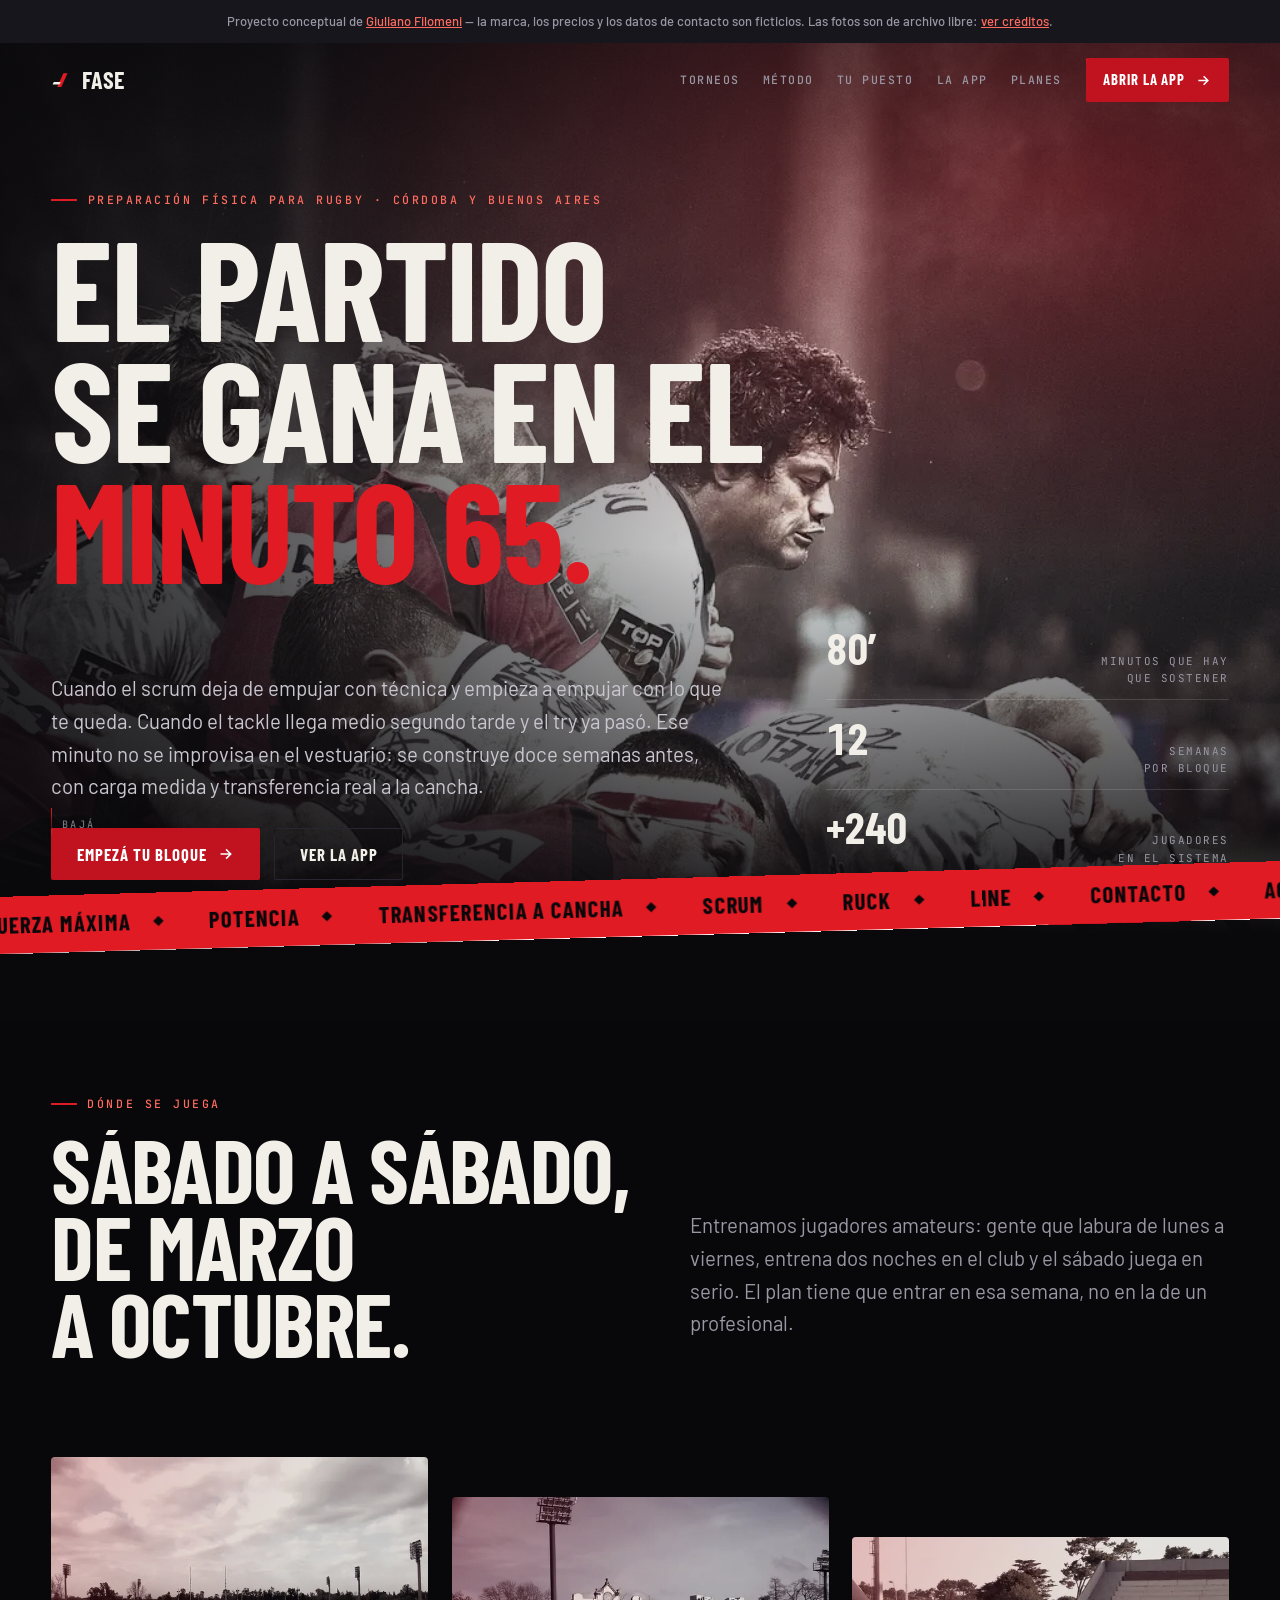
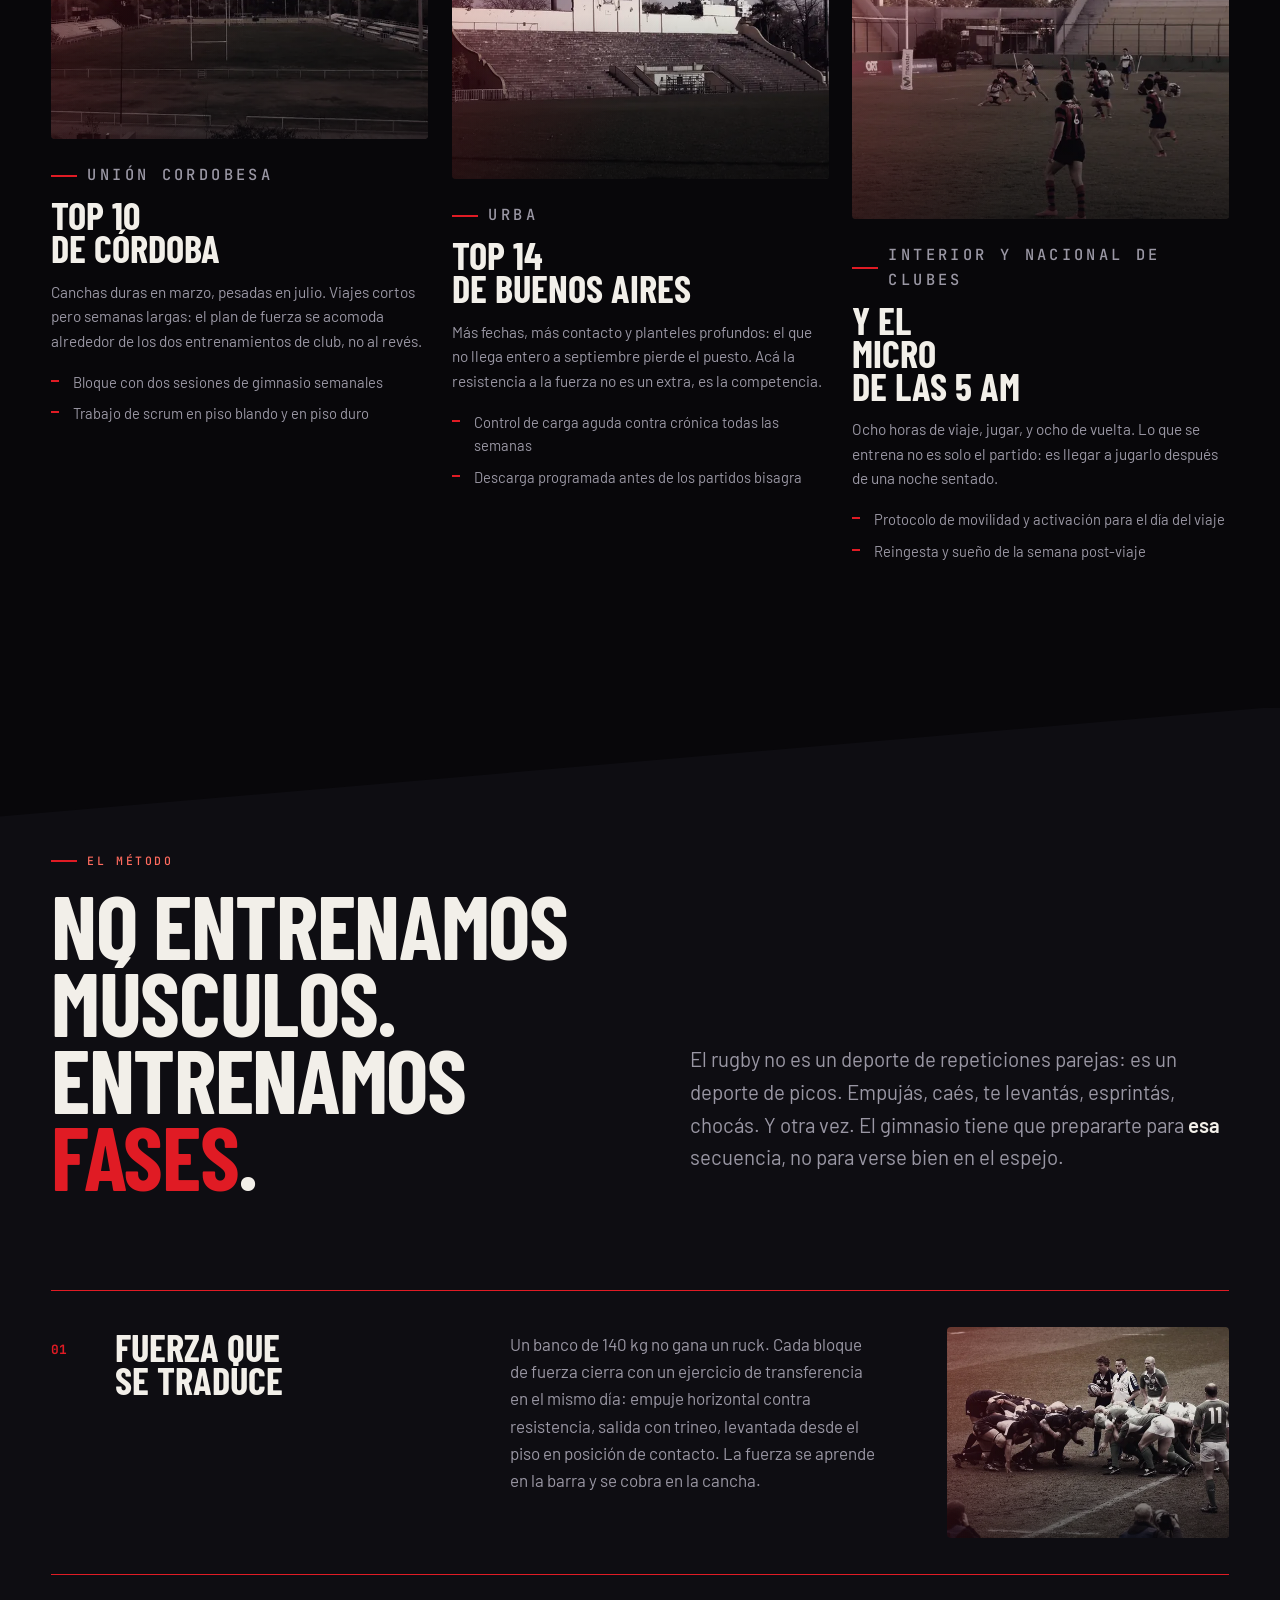
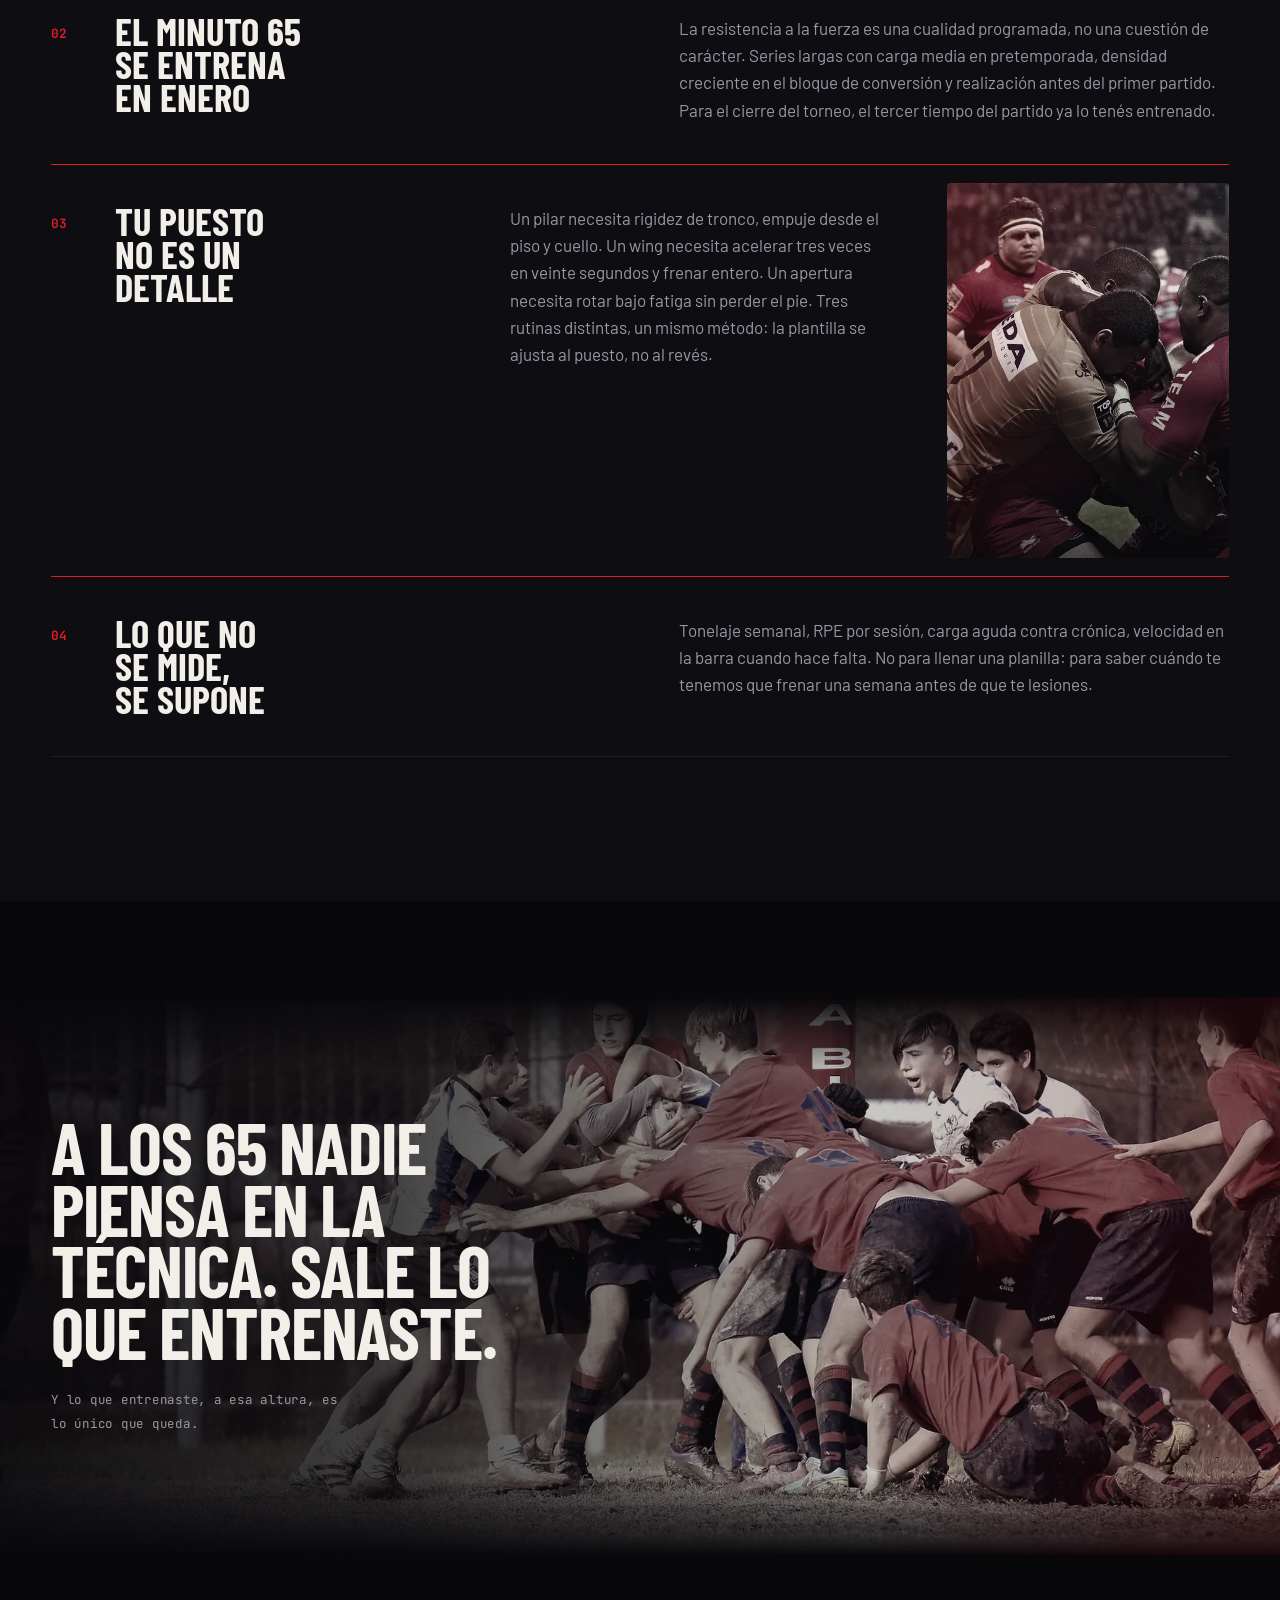
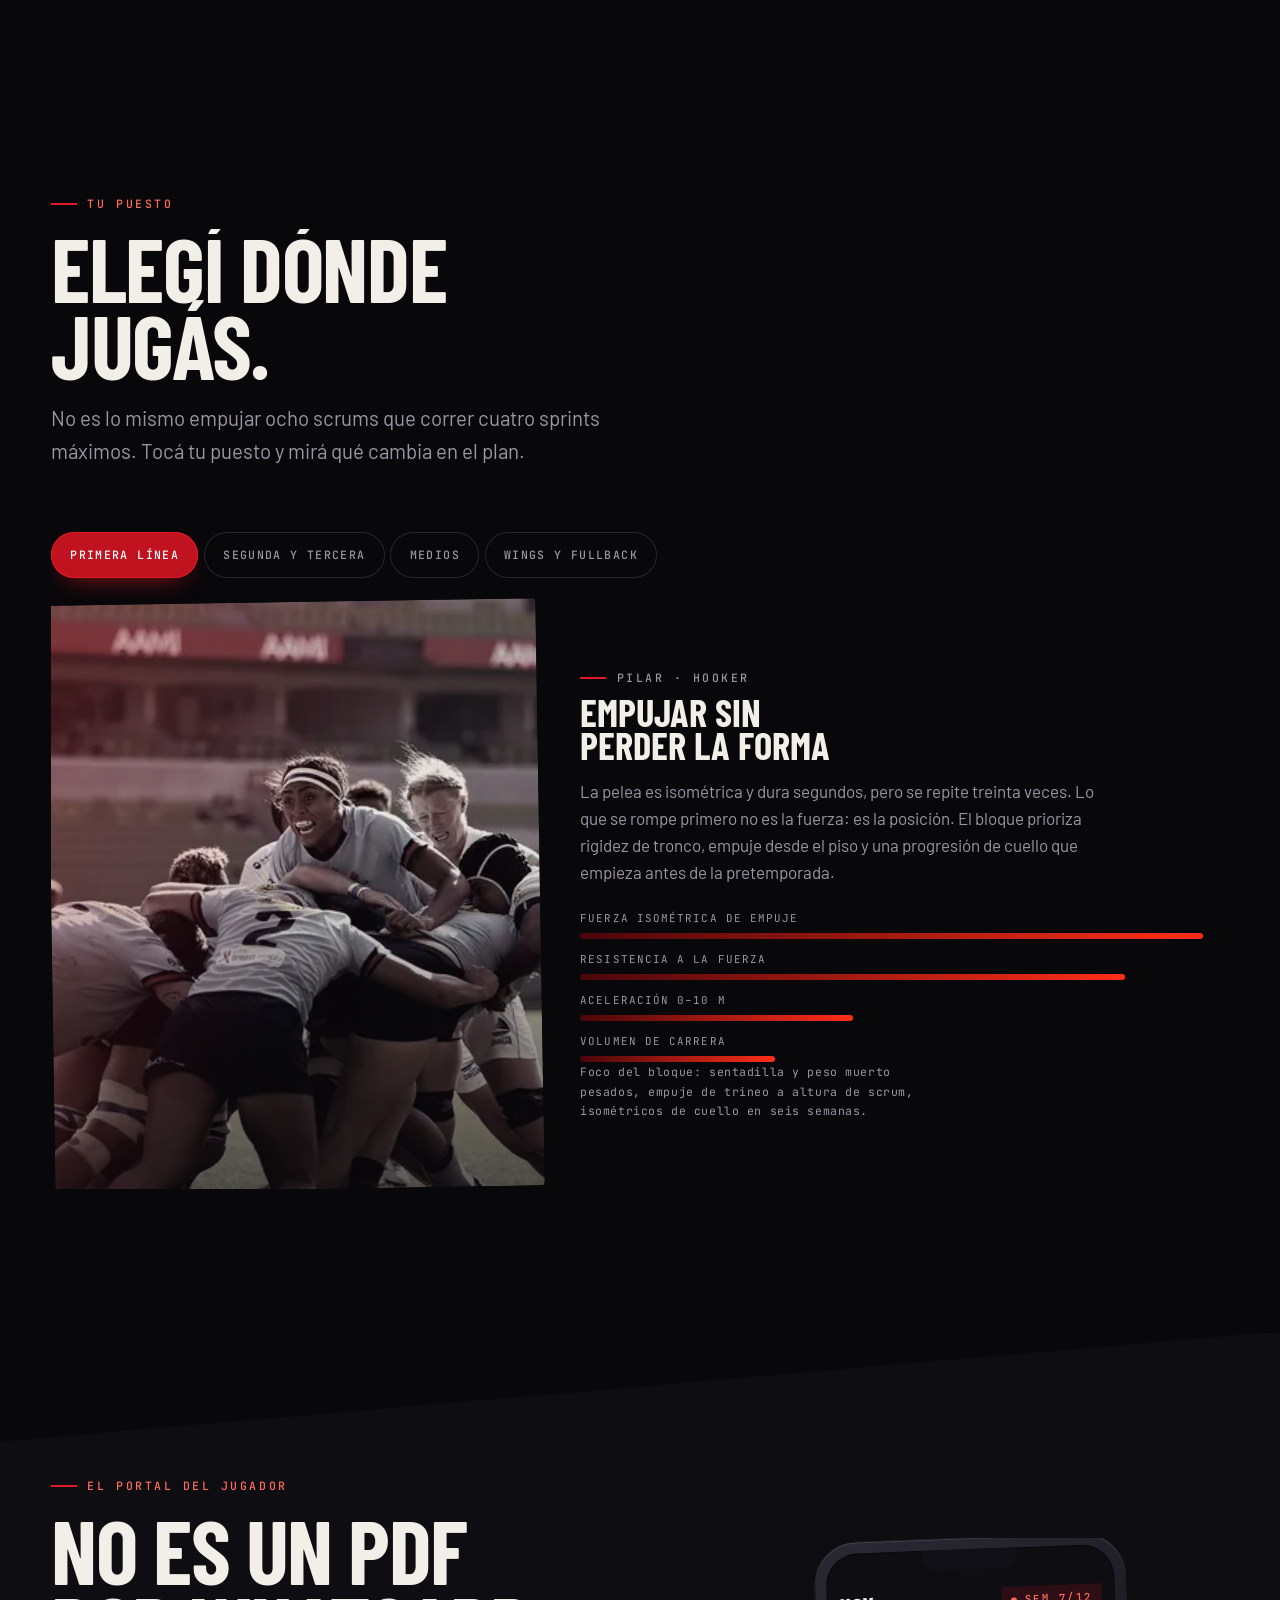
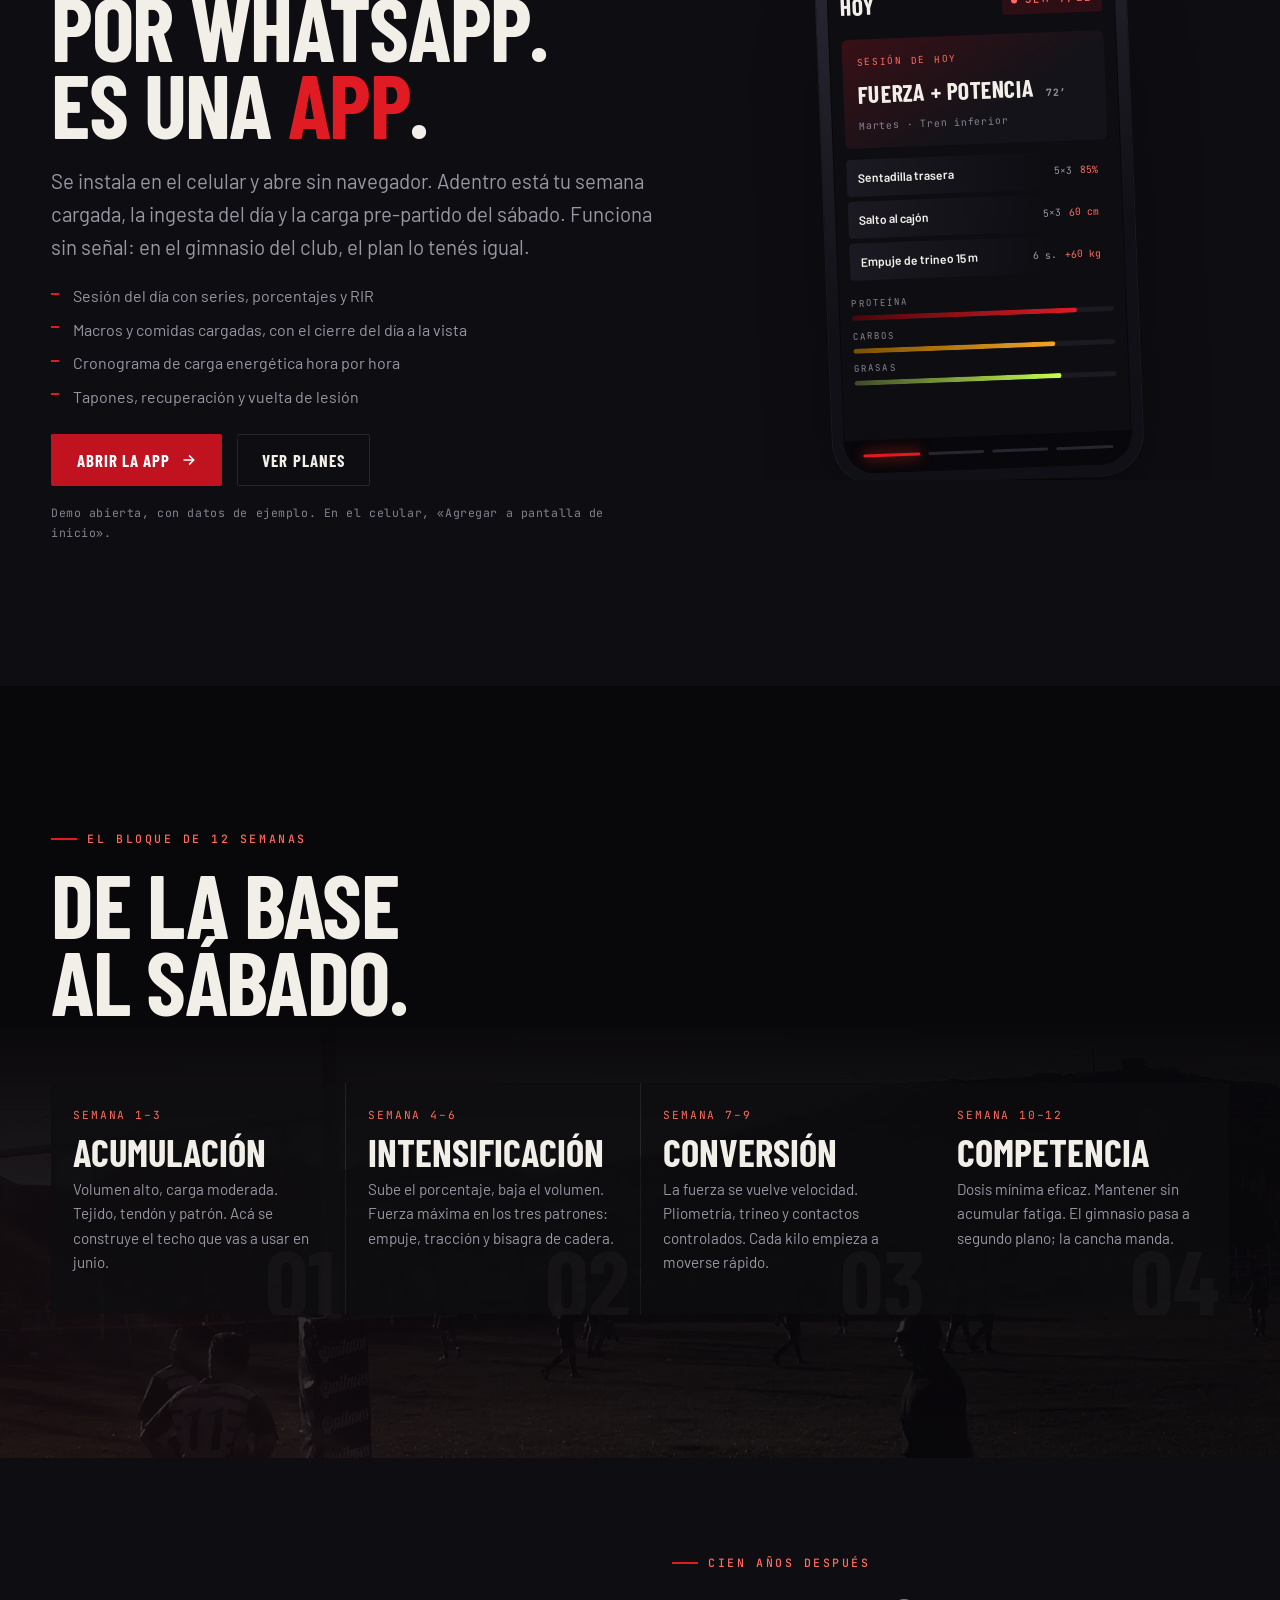
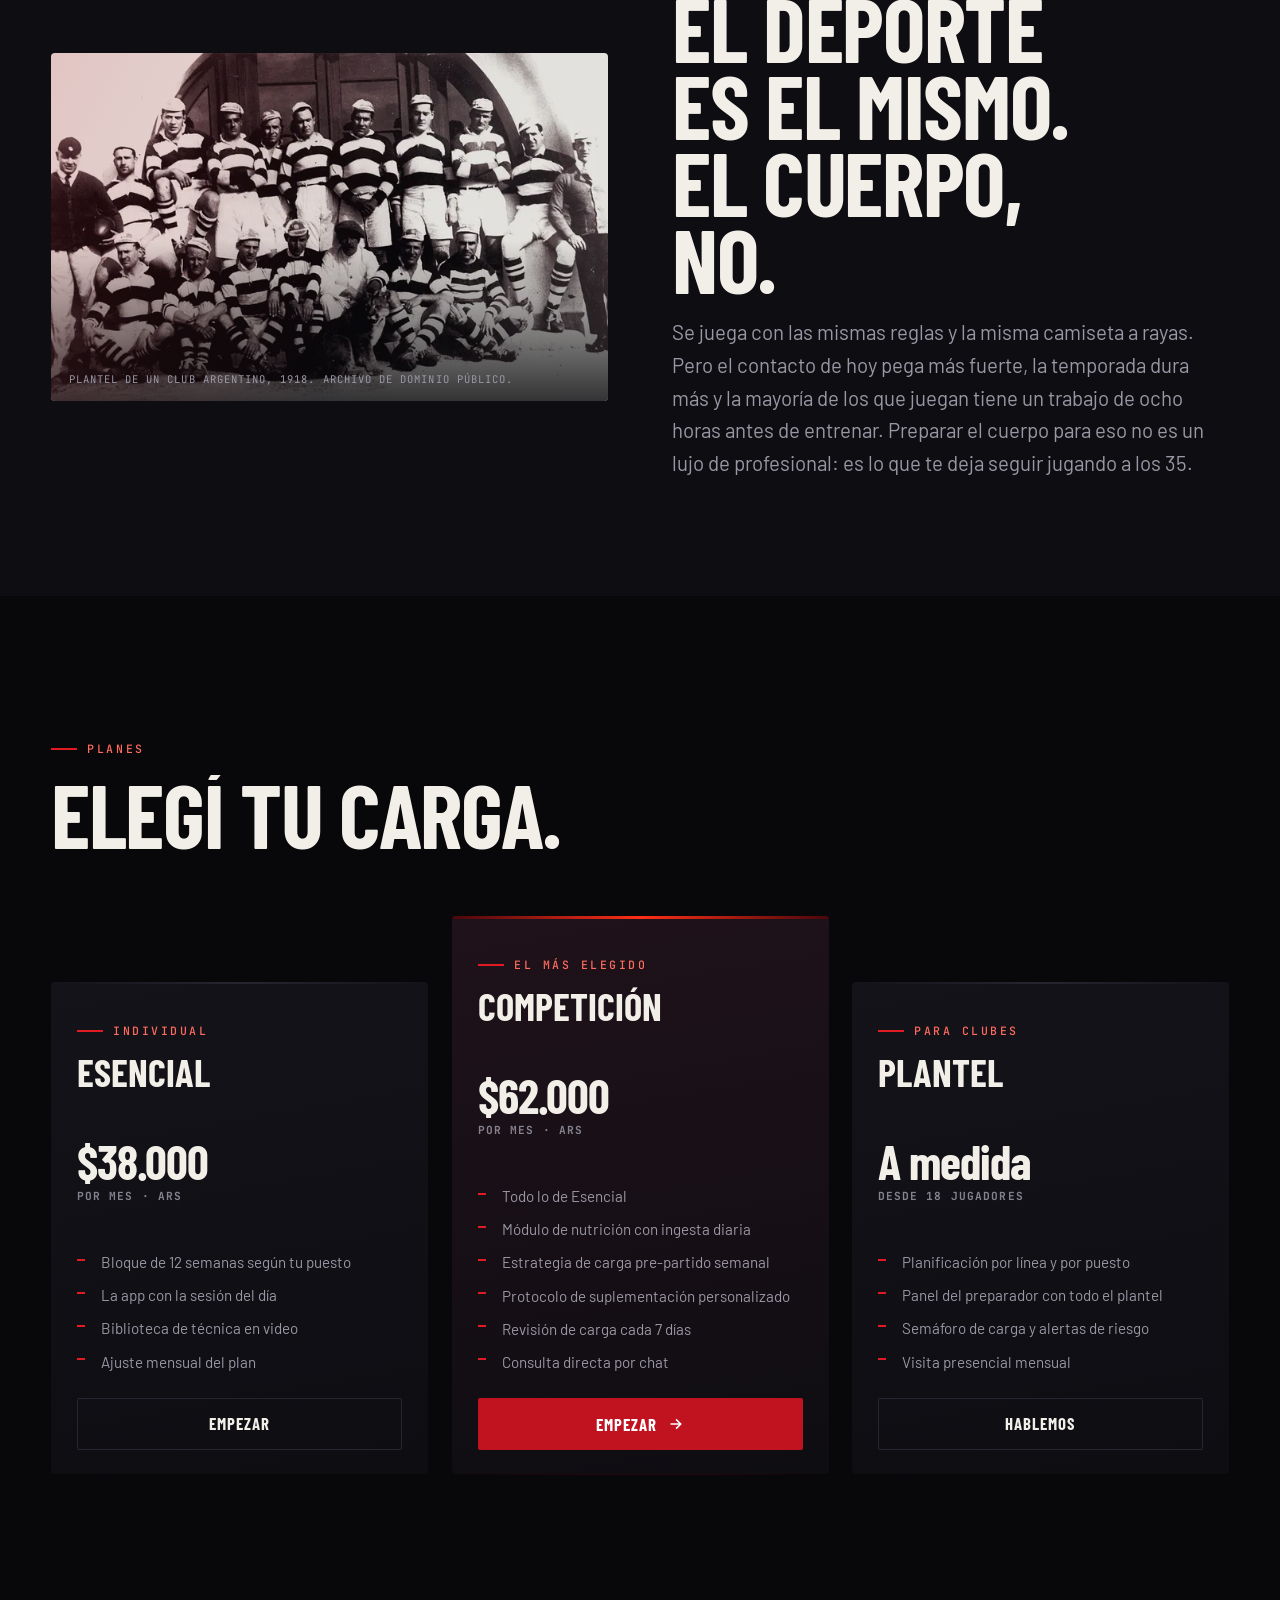
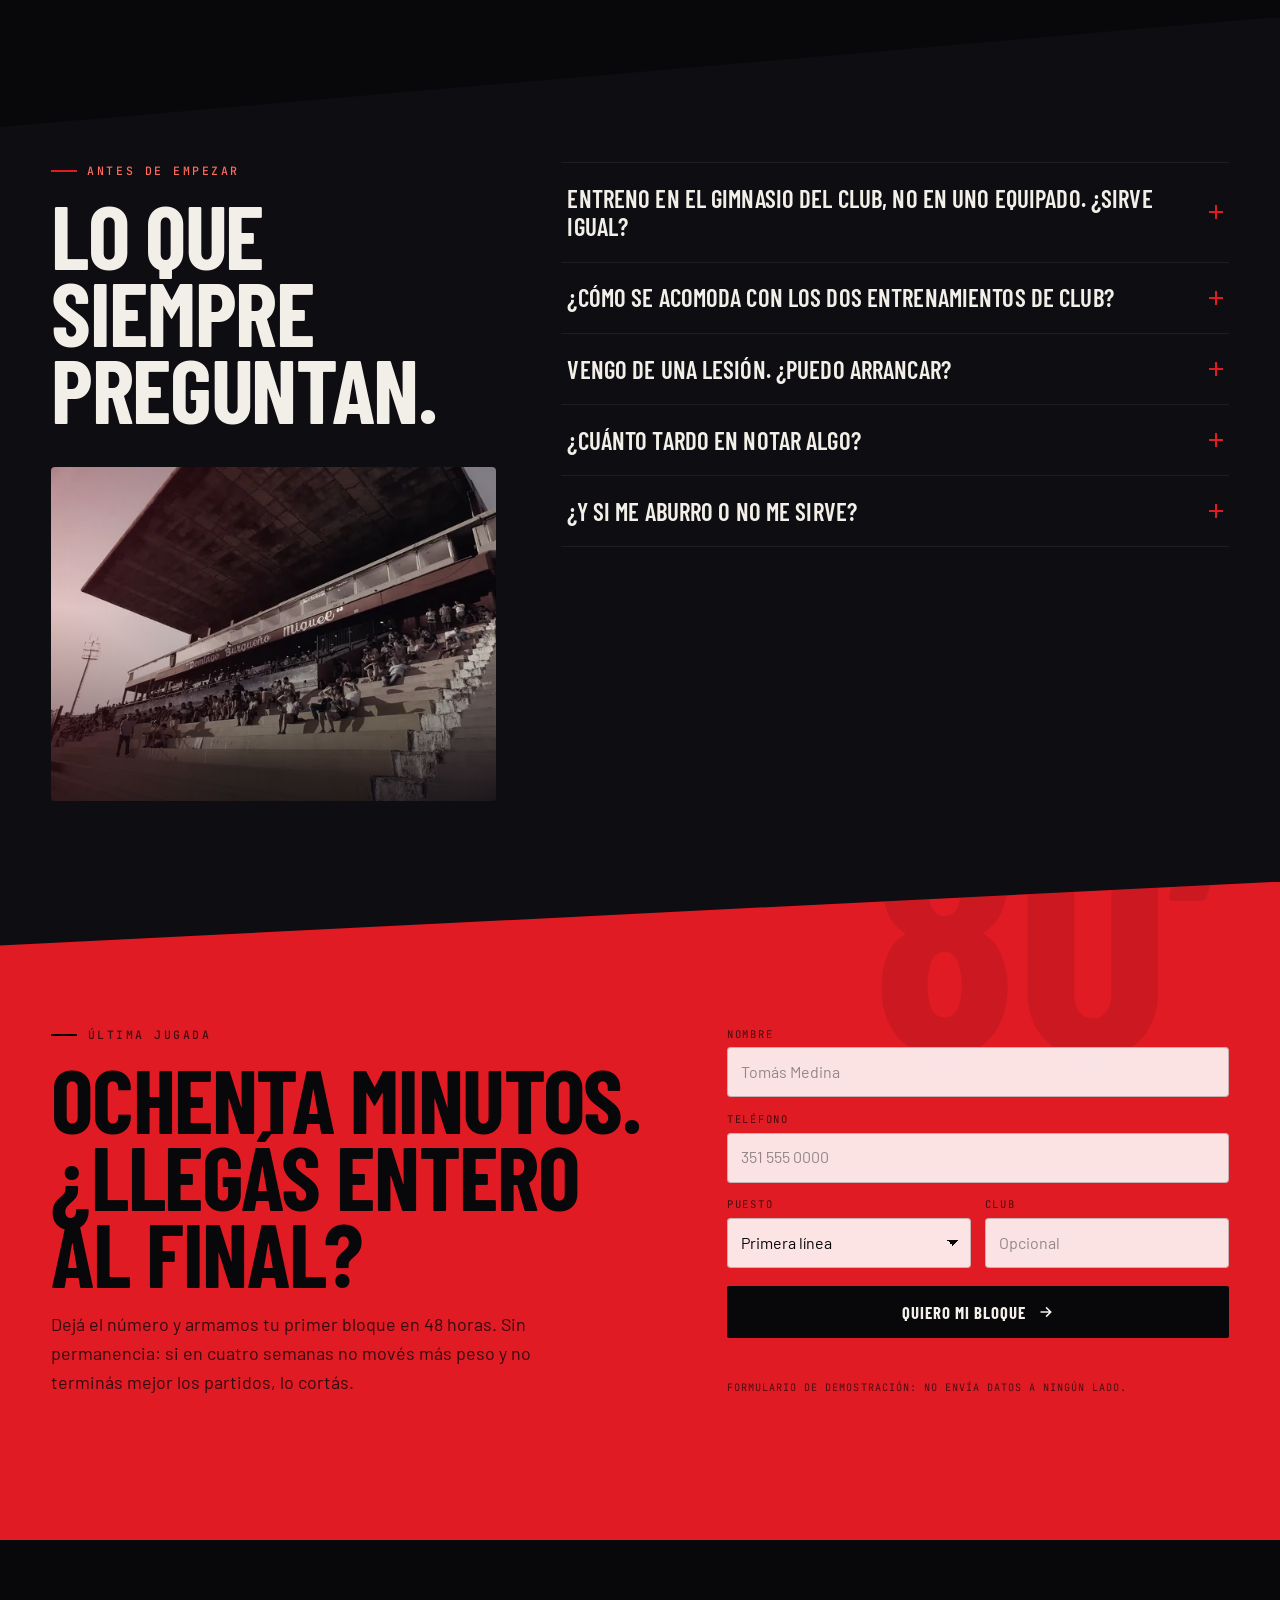
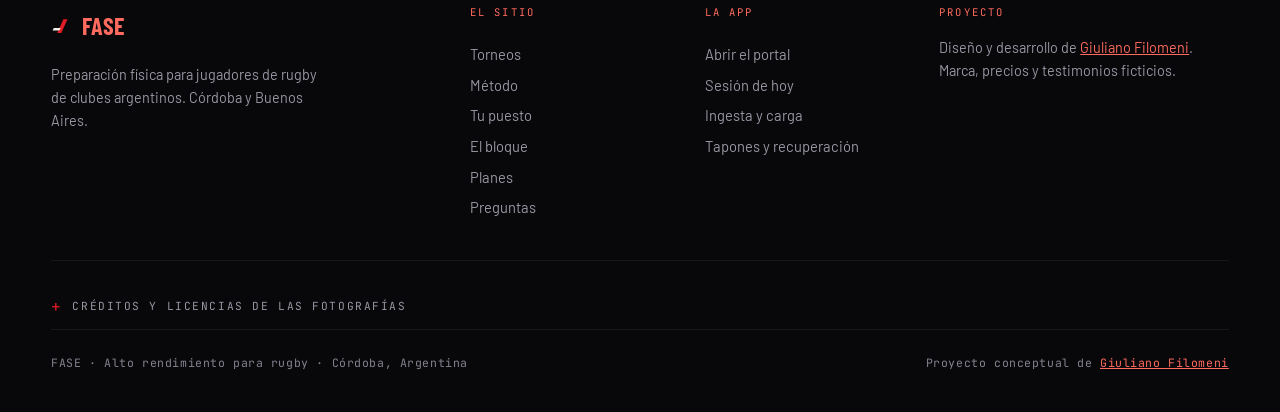
<file: fase/index.html>
<!doctype html>
<html lang="es">
<head>
<meta charset="utf-8">
<meta name="viewport" content="width=device-width, initial-scale=1">
<title>FASE — Alto rendimiento para rugby</title>
<meta name="description" content="Preparación física para jugadores de rugby de clubes argentinos. Bloques de fuerza, potencia y transferencia a la cancha, nutrición de competencia y una app con tu semana cargada.">
<meta name="theme-color" content="#08070a">
<meta name="color-scheme" content="dark">
<link rel="canonical" href="https://fase.example/">

<meta property="og:title" content="FASE — Alto rendimiento para rugby">
<meta property="og:description" content="El partido se gana en el minuto 65. Ahí te preparamos.">
<meta property="og:type" content="website">
<meta property="og:locale" content="es_AR">
<meta property="og:image" content="assets/og.jpg">
<meta property="og:image:width" content="1200">
<meta property="og:image:height" content="630">
<meta name="twitter:card" content="summary_large_image">

<link rel="preconnect" href="https://fonts.googleapis.com">
<link rel="preconnect" href="https://fonts.gstatic.com" crossorigin>
<link rel="preload" as="image" href="assets/hero-1280.webp"
      imagesrcset="assets/hero-820.webp 820w, assets/hero-1280.webp 1280w, assets/hero-2000.webp 2000w"
      imagesizes="100vw" fetchpriority="high">

<link rel="icon" href="data:image/svg+xml,%3Csvg%20xmlns='http://www.w3.org/2000/svg'%20viewBox='0%200%2032%2032'%3E%3Crect%20width='32'%20height='32'%20rx='6'%20fill='%2308070a'/%3E%3Cpath%20d='M9%2024%20L17%208%20h6%20L15%2024%20Z'%20fill='%23e01b24'/%3E%3Cpath%20d='M6%2018%20h9%20l-1.6%203.2%20H4.4%20Z'%20fill='%23f2efe9'/%3E%3C/svg%3E">
<link rel="apple-touch-icon" href="assets/apple-touch-icon.png">

<link rel="stylesheet" href="base.css">
<link rel="stylesheet" href="site.css">
<script>
// La clase .js habilita ocultar el contenido para revelarlo al scroll y el
// fundido de las fotos. Si main.js no llega a correr (404, bloqueado, error),
// la sacamos: antes una página sin animaciones que una página en blanco.
document.documentElement.classList.add('js');
setTimeout(function(){ if(!window.__fase) document.documentElement.classList.remove('js'); }, 6000);
</script>
</head>
<body>

<!-- Proyecto conceptual: club, jugadores y datos de contacto son ficticios -->
<div class="aviso">
  Proyecto conceptual de <a href="../index.html">Giuliano Filomeni</a> — la marca, los precios y los datos de contacto son ficticios.
  Las fotos son de archivo libre: <a href="#creditos">ver créditos</a>.
</div>

<a class="skip" href="#main">Saltar al contenido</a>
<div class="grain" aria-hidden="true"></div>

<!-- ===================== PORTADA ===================== -->
<div class="cover" data-cover aria-hidden="true">
  <div class="cover-in">
    <p class="cover-mark">FA<i>S</i>E</p>
    <p class="cover-clock"><span data-cover-count>00</span>′ · Alto rendimiento para rugby</p>
  </div>
  <span class="cover-bar" data-cover-bar></span>
</div>

<!-- ===================== NAV ===================== -->
<header class="nav" data-nav>
  <div class="shell nav-in">
    <a class="brand" href="#top" aria-label="FASE, inicio">
      <svg viewBox="0 0 32 32" aria-hidden="true">
        <path class="slash" d="M9 26 L18 6 h6 L15 26 Z" fill="#e01b24"/>
        <path d="M4 19 h10 l-1.7 3.4 H2.3 Z" fill="#f2efe9"/>
      </svg>
      <span>Fase</span>
    </a>
    <nav class="nav-links" aria-label="Principal">
      <a href="#torneos">Torneos</a>
      <a href="#filosofia">Método</a>
      <a href="#puestos">Tu puesto</a>
      <a href="#app">La app</a>
      <a href="#planes">Planes</a>
    </nav>
    <a class="btn btn-sm" href="app/">
      Abrir la app
      <svg class="btn-ico" width="15" height="15" viewBox="0 0 24 24" fill="none" stroke="currentColor" stroke-width="2.4" stroke-linecap="square" aria-hidden="true"><path d="M5 12h13M13 6l6 6-6 6"/></svg>
    </a>
    <button class="burger" type="button" data-burger aria-expanded="false" aria-controls="menu" aria-label="Abrir menú">
      <i></i><i></i><i></i>
    </button>
    <span class="nav-prog" data-prog aria-hidden="true"></span>
  </div>
  <div class="drawer" id="menu" data-drawer hidden>
    <a href="#torneos">Torneos</a>
    <a href="#filosofia">Método</a>
    <a href="#puestos">Tu puesto</a>
    <a href="#app">La app</a>
    <a href="#planes">Planes</a>
    <a href="app/">Abrir la app</a>
  </div>
</header>

<main id="main">

<!-- ===================== HERO ===================== -->
<section class="hero" id="top" data-hero>
  <div class="hero-media" aria-hidden="true" data-parallax>
    <img src="assets/hero-1280.webp"
         srcset="assets/hero-820.webp 820w, assets/hero-1280.webp 1280w, assets/hero-2000.webp 2000w"
         sizes="100vw" width="2000" height="1125" alt="" decoding="async" fetchpriority="high"
         style="background-image:url(&quot;[data-uri]&quot;);background-size:cover">
    <div class="field-lines"></div>
  </div>

  <div class="shell hero-in">
    <p class="eyebrow">Preparación física para rugby · Córdoba y Buenos Aires</p>

    <h1 class="display">
      <span class="l"><span style="--d:60ms">El partido</span></span>
      <span class="l"><span style="--d:140ms">se gana en el</span></span>
      <span class="l"><span style="--d:220ms"><em>minuto 65.</em></span></span>
    </h1>

    <div class="hero-grid">
      <div>
        <p class="lede" data-reveal="up" style="--d:400ms">
          Cuando el scrum deja de empujar con técnica y empieza a empujar con lo que te queda.
          Cuando el tackle llega medio segundo tarde y el try ya pasó. Ese minuto no se improvisa
          en el vestuario: se construye doce semanas antes, con carga medida y transferencia real a la cancha.
        </p>
        <div class="hero-actions" data-reveal="up" style="--d:520ms">
          <a class="btn" href="#planes">
            Empezá tu bloque
            <svg class="btn-ico" width="16" height="16" viewBox="0 0 24 24" fill="none" stroke="currentColor" stroke-width="2.4" stroke-linecap="square" aria-hidden="true"><path d="M5 12h13M13 6l6 6-6 6"/></svg>
          </a>
          <a class="btn btn-ghost" href="#app">Ver la app</a>
        </div>
      </div>

      <div class="score" data-reveal="left" style="--d:600ms">
        <div class="score-row"><b class="num" data-count="80" data-suffix="′">0</b><span>minutos que hay<br>que sostener</span></div>
        <div class="score-row"><b class="num" data-count="12">0</b><span>semanas<br>por bloque</span></div>
        <div class="score-row"><b class="num" data-count="240" data-prefix="+">0</b><span>jugadores<br>en el sistema</span></div>
      </div>
    </div>
  </div>

  <p class="scroll-cue" aria-hidden="true"><i></i> Bajá</p>
</section>

<!-- ===================== TICKER ===================== -->
<div class="ticker" aria-hidden="true">
  <div class="ticker-track" data-ticker>
    <span>Fuerza máxima</span><span>Potencia</span><span>Transferencia a cancha</span>
    <span>Scrum</span><span>Ruck</span><span>Line</span><span>Contacto</span>
    <span>Aceleración 0–10 m</span><span>Cambio de dirección</span><span>Cadena posterior</span>
  </div>
</div>

<!-- ===================== TORNEOS ===================== -->
<section class="section torneos" id="torneos">
  <div class="shell">
    <div class="filo-head">
      <div>
        <p class="eyebrow" data-reveal="up">Dónde se juega</p>
        <h2 class="display" data-reveal="cut" style="--d:80ms">Sábado a sábado,<br>de marzo<br>a octubre.</h2>
      </div>
      <p class="lede" data-reveal="up" style="--d:220ms">
        Entrenamos jugadores amateurs: gente que labura de lunes a viernes, entrena dos noches
        en el club y el sábado juega en serio. El plan tiene que entrar en esa semana, no en
        la de un profesional.
      </p>
    </div>

    <div class="torneo-grid">
      <article class="torneo" data-reveal="up">
        <figure class="ph ph-4x3">
          <img src="assets/tala-700.webp" srcset="assets/tala-700.webp 700w, assets/tala-1100.webp 1100w"
               sizes="(max-width:760px) 92vw, 34vw" width="1100" height="688" loading="lazy" decoding="async"
               alt="Cancha de un club de rugby de Córdoba al atardecer, con los postes y las torres de luz recortados contra el cielo.">
        </figure>
        <p class="eyebrow">Unión Cordobesa</p>
        <h3 class="display">Top 10<br>de Córdoba</h3>
        <p>Canchas duras en marzo, pesadas en julio. Viajes cortos pero semanas largas:
        el plan de fuerza se acomoda alrededor de los dos entrenamientos de club, no al revés.</p>
        <ul class="marks">
          <li>Bloque con dos sesiones de gimnasio semanales</li>
          <li>Trabajo de scrum en piso blando y en piso duro</li>
        </ul>
      </article>

      <article class="torneo" data-reveal="up" style="--d:110ms">
        <figure class="ph ph-4x3">
          <img src="assets/casi-560.webp" srcset="assets/casi-560.webp 560w, assets/casi-900.webp 900w"
               sizes="(max-width:760px) 92vw, 34vw" width="900" height="675" loading="lazy" decoding="async"
               alt="Tribuna histórica de hormigón de un club de rugby del Gran Buenos Aires, vista desde el borde de la cancha.">
        </figure>
        <p class="eyebrow">URBA</p>
        <h3 class="display">Top 14<br>de Buenos Aires</h3>
        <p>Más fechas, más contacto y planteles profundos: el que no llega entero a septiembre
        pierde el puesto. Acá la resistencia a la fuerza no es un extra, es la competencia.</p>
        <ul class="marks">
          <li>Control de carga aguda contra crónica todas las semanas</li>
          <li>Descarga programada antes de los partidos bisagra</li>
        </ul>
      </article>

      <article class="torneo" data-reveal="up" style="--d:220ms">
        <figure class="ph ph-4x3">
          <img src="assets/tablada-560.webp" srcset="assets/tablada-560.webp 560w, assets/tablada-900.webp 900w"
               sizes="(max-width:760px) 92vw, 34vw" width="900" height="675" loading="lazy" decoding="async"
               alt="Partido de rugby entre dos clubes en una cancha de pueblo, con la tribuna casi vacía detrás.">
        </figure>
        <p class="eyebrow">Interior y Nacional de Clubes</p>
        <h3 class="display">Y el<br>micro<br>de las 5 AM</h3>
        <p>Ocho horas de viaje, jugar, y ocho de vuelta. Lo que se entrena no es solo el partido:
        es llegar a jugarlo después de una noche sentado.</p>
        <ul class="marks">
          <li>Protocolo de movilidad y activación para el día del viaje</li>
          <li>Reingesta y sueño de la semana post-viaje</li>
        </ul>
      </article>
    </div>
  </div>
</section>

<!-- ===================== FILOSOFÍA ===================== -->
<section class="section filo" id="filosofia">
  <div class="shell">
    <div class="filo-head">
      <div>
        <p class="eyebrow" data-reveal="up">El método</p>
        <h2 class="display" data-reveal="cut" style="--d:80ms">No entrenamos<br>músculos.<br>Entrenamos <em>fases</em>.</h2>
      </div>
      <p class="lede" data-reveal="up" style="--d:220ms">
        El rugby no es un deporte de repeticiones parejas: es un deporte de picos.
        Empujás, caés, te levantás, esprintás, chocás. Y otra vez. El gimnasio tiene que
        prepararte para <strong>esa</strong> secuencia, no para verse bien en el espejo.
      </p>
    </div>

    <div class="principios">
      <article class="principio" data-reveal="up">
        <span class="n">01</span>
        <h3 class="display">Fuerza que<br>se traduce</h3>
        <p>Un banco de 140 kg no gana un ruck. Cada bloque de fuerza cierra con un ejercicio de
        transferencia en el mismo día: empuje horizontal contra resistencia, salida con trineo,
        levantada desde el piso en posición de contacto. La fuerza se aprende en la barra
        y se cobra en la cancha.</p>
        <figure class="ph ph-4x3 principio-ph">
          <img src="assets/scrum-560.webp" srcset="assets/scrum-560.webp 560w, assets/scrum-900.webp 900w"
               sizes="(max-width:1000px) 92vw, 28vw" width="900" height="675" loading="lazy" decoding="async"
               alt="Scrum formado sobre una cancha gastada: los dos packs empujan y el medio scrum espera la salida de la pelota.">
        </figure>
      </article>

      <article class="principio" data-reveal="up" style="--d:90ms">
        <span class="n">02</span>
        <h3 class="display">El minuto 65<br>se entrena<br>en enero</h3>
        <p>La resistencia a la fuerza es una cualidad programada, no una cuestión de carácter.
        Series largas con carga media en pretemporada, densidad creciente en el bloque de
        conversión y realización antes del primer partido. Para el cierre del torneo, el tercer
        tiempo del partido ya lo tenés entrenado.</p>
      </article>

      <article class="principio" data-reveal="up" style="--d:180ms">
        <span class="n">03</span>
        <h3 class="display">Tu puesto<br>no es un<br>detalle</h3>
        <p>Un pilar necesita rigidez de tronco, empuje desde el piso y cuello. Un wing necesita
        acelerar tres veces en veinte segundos y frenar entero. Un apertura necesita rotar bajo
        fatiga sin perder el pie. Tres rutinas distintas, un mismo método: la plantilla se ajusta
        al puesto, no al revés.</p>
        <figure class="ph ph-3x4 principio-ph">
          <img src="assets/contacto-480.webp" srcset="assets/contacto-480.webp 480w, assets/contacto-760.webp 760w"
               sizes="(max-width:1000px) 92vw, 26vw" width="760" height="1013" loading="lazy" decoding="async"
               alt="Dos jugadores trabados hombro con hombro al inicio de un maul, con la cara apretada contra el hombro del rival.">
        </figure>
      </article>

      <article class="principio" data-reveal="up" style="--d:270ms">
        <span class="n">04</span>
        <h3 class="display">Lo que no<br>se mide,<br>se supone</h3>
        <p>Tonelaje semanal, RPE por sesión, carga aguda contra crónica, velocidad en la barra
        cuando hace falta. No para llenar una planilla: para saber cuándo te tenemos que frenar
        una semana antes de que te lesiones.</p>
      </article>
    </div>
  </div>
</section>

<!-- ===================== QUIEBRE A SANGRE ===================== -->
<section class="quiebre" aria-labelledby="q-cita">
  <figure class="ph quiebre-ph">
    <img src="assets/quiebre-1100.webp" srcset="assets/quiebre-1100.webp 1100w, assets/quiebre-1800.webp 1800w"
         sizes="100vw" width="1800" height="771" loading="lazy" decoding="async"
         alt="Maul en una cancha de tierra de club: un equipo de rojo empuja contra otro de blanco mientras el resto llega a sostener.">
  </figure>
  <div class="shell quiebre-in">
    <blockquote id="q-cita">
      <p class="display">A los 65 nadie<br>piensa en la<br>técnica. Sale lo<br>que entrenaste.</p>
      <footer>Y lo que entrenaste, a esa altura, es lo único que queda.</footer>
    </blockquote>
  </div>
</section>

<!-- ===================== PUESTOS (interactiva) ===================== -->
<section class="section puestos" id="puestos">
  <div class="shell">
    <div class="dentro-head">
      <p class="eyebrow" data-reveal="up">Tu puesto</p>
      <h2 class="display" data-reveal="cut" style="--d:80ms">Elegí dónde<br>jugás.</h2>
      <p class="lede" style="margin-top:1.2rem" data-reveal="up">
        No es lo mismo empujar ocho scrums que correr cuatro sprints máximos.
        Tocá tu puesto y mirá qué cambia en el plan.
      </p>
    </div>

    <div class="pu-wrap" data-reveal="up">
      <div class="pu-tabs" role="tablist" aria-label="Puestos">
        <button class="pu-tab" role="tab" id="t-primera" aria-controls="p-primera" aria-selected="true" data-puesto="primera">Primera línea</button>
        <button class="pu-tab" role="tab" id="t-segunda" aria-controls="p-segunda" aria-selected="false" tabindex="-1" data-puesto="segunda">Segunda y tercera</button>
        <button class="pu-tab" role="tab" id="t-medios"  aria-controls="p-medios"  aria-selected="false" tabindex="-1" data-puesto="medios">Medios</button>
        <button class="pu-tab" role="tab" id="t-backs"   aria-controls="p-backs"   aria-selected="false" tabindex="-1" data-puesto="backs">Wings y fullback</button>
      </div>

      <div class="pu-panels">
        <!-- PRIMERA LÍNEA -->
        <div class="pu-panel on" role="tabpanel" id="p-primera" aria-labelledby="t-primera" tabindex="0">
          <figure class="ph pu-ph">
            <img src="assets/fuerza-560.webp" srcset="assets/fuerza-560.webp 560w, assets/fuerza-900.webp 900w"
                 sizes="(max-width:900px) 92vw, 42vw" width="900" height="675" loading="lazy" decoding="async"
                 alt="Maul cerrado visto de costado: la primera línea empuja agachada mientras el resto del pack sostiene por detrás.">
          </figure>
          <div class="pu-body">
            <p class="eyebrow">Pilar · hooker</p>
            <h3 class="display">Empujar sin<br>perder la forma</h3>
            <p>La pelea es isométrica y dura segundos, pero se repite treinta veces. Lo que se
            rompe primero no es la fuerza: es la posición. El bloque prioriza rigidez de tronco,
            empuje desde el piso y una progresión de cuello que empieza antes de la pretemporada.</p>
            <div class="bars">
              <div class="bar"><span>Fuerza isométrica de empuje</span><i style="--w:96%"></i></div>
              <div class="bar"><span>Resistencia a la fuerza</span><i style="--w:84%"></i></div>
              <div class="bar"><span>Aceleración 0–10 m</span><i style="--w:42%"></i></div>
              <div class="bar"><span>Volumen de carrera</span><i style="--w:30%"></i></div>
            </div>
            <p class="note">Foco del bloque: sentadilla y peso muerto pesados, empuje de trineo a altura de scrum, isométricos de cuello en seis semanas.</p>
          </div>
        </div>

        <!-- SEGUNDA Y TERCERA -->
        <div class="pu-panel" role="tabpanel" id="p-segunda" aria-labelledby="t-segunda" tabindex="0" hidden>
          <figure class="ph pu-ph">
            <img src="assets/ruck-700.webp" srcset="assets/ruck-700.webp 700w, assets/ruck-1100.webp 1100w"
                 sizes="(max-width:900px) 92vw, 42vw" width="1100" height="688" loading="lazy" decoding="async"
                 alt="Ruck disputado en mitad de cancha: varios jugadores llegan al cruce mientras uno protege la pelota en el piso.">
          </figure>
          <div class="pu-body">
            <p class="eyebrow">Segunda línea · ala · octavo</p>
            <h3 class="display">Los que llegan<br>a todas</h3>
            <p>Salto en el line, empuje en el scrum, carrera de apoyo y tackle. El puesto que
            más metros hace con contacto encima. Pedimos potencia de cadera, capacidad de repetir
            esfuerzos y una cadena posterior que aguante el volumen sin dar señales.</p>
            <div class="bars">
              <div class="bar"><span>Potencia de tren inferior</span><i style="--w:90%"></i></div>
              <div class="bar"><span>Esfuerzos de alta intensidad repetidos</span><i style="--w:92%"></i></div>
              <div class="bar"><span>Salto vertical con asistencia</span><i style="--w:78%"></i></div>
              <div class="bar"><span>Volumen de carrera</span><i style="--w:72%"></i></div>
            </div>
            <p class="note">Foco del bloque: contraste sentadilla + salto, nórdico excéntrico todas las semanas, circuitos de ruck con carga.</p>
          </div>
        </div>

        <!-- MEDIOS -->
        <div class="pu-panel" role="tabpanel" id="p-medios" aria-labelledby="t-medios" tabindex="0" hidden>
          <figure class="ph pu-ph">
            <img src="assets/corrillo-560.webp" srcset="assets/corrillo-560.webp 560w, assets/corrillo-900.webp 900w"
                 sizes="(max-width:900px) 92vw, 42vw" width="900" height="675" loading="lazy" decoding="async"
                 alt="Equipo reunido en círculo en el medio de la cancha antes de reanudar el juego.">
          </figure>
          <div class="pu-body">
            <p class="eyebrow">Medio scrum · apertura</p>
            <h3 class="display">Decidir bien<br>con pulsaciones<br>a 180</h3>
            <p>El trabajo físico acá está al servicio de la cabeza: si llegás fundido, la decisión
            sale tarde y el pie sale corto. Entrenamos capacidad aeróbica de base, rotación de
            tronco bajo fatiga y un patrón de patada que no se deforma en el segundo tiempo.</p>
            <div class="bars">
              <div class="bar"><span>Capacidad aeróbica de base</span><i style="--w:88%"></i></div>
              <div class="bar"><span>Rotación de tronco bajo fatiga</span><i style="--w:84%"></i></div>
              <div class="bar"><span>Cambio de dirección</span><i style="--w:80%"></i></div>
              <div class="bar"><span>Fuerza máxima absoluta</span><i style="--w:52%"></i></div>
            </div>
            <p class="note">Foco del bloque: fuerza en rangos cortos, anti-rotación de core, series de patada con fatiga controlada al final de la sesión.</p>
          </div>
        </div>

        <!-- BACKS -->
        <div class="pu-panel" role="tabpanel" id="p-backs" aria-labelledby="t-backs" tabindex="0" hidden>
          <figure class="ph pu-ph">
            <img src="assets/club-700.webp" srcset="assets/club-700.webp 700w, assets/club-1100.webp 1100w"
                 sizes="(max-width:900px) 92vw, 42vw" width="1100" height="688" loading="lazy" decoding="async"
                 alt="Charla de equipo al costado de la cancha después del partido, con chicos del club alrededor.">
          </figure>
          <div class="pu-body">
            <p class="eyebrow">Wing · centro · fullback</p>
            <h3 class="display">Tres sprints<br>en veinte<br>segundos</h3>
            <p>Acelerás, frenás entero, girás y volvés a acelerar. La lesión típica no aparece
            corriendo: aparece frenando. Por eso el bloque carga tanto la parte excéntrica como
            la velocidad máxima, y la pliometría se hace descansado, nunca al final de todo.</p>
            <div class="bars">
              <div class="bar"><span>Aceleración 0–10 m</span><i style="--w:96%"></i></div>
              <div class="bar"><span>Velocidad máxima</span><i style="--w:92%"></i></div>
              <div class="bar"><span>Freno excéntrico</span><i style="--w:88%"></i></div>
              <div class="bar"><span>Fuerza isométrica de empuje</span><i style="--w:44%"></i></div>
            </div>
            <p class="note">Foco del bloque: sprints con salida en 10–20–30 m, nórdico y curl excéntrico, pliometría corta al principio de la sesión.</p>
          </div>
        </div>
      </div>
    </div>
  </div>
</section>

<!-- ===================== LA APP ===================== -->
<section class="section app-sec" id="app">
  <div class="shell">
    <div class="app-head">
      <div>
        <p class="eyebrow" data-reveal="up">El portal del jugador</p>
        <h2 class="display" data-reveal="cut" style="--d:80ms">No es un PDF<br>por WhatsApp.<br>Es una <em>app</em>.</h2>
        <p class="lede" style="margin-top:1.4rem" data-reveal="up">
          Se instala en el celular y abre sin navegador. Adentro está tu semana cargada,
          la ingesta del día y la carga pre-partido del sábado. Funciona sin señal:
          en el gimnasio del club, el plan lo tenés igual.
        </p>
        <ul class="marks marks-lg" data-reveal="up" style="--d:120ms">
          <li>Sesión del día con series, porcentajes y RIR</li>
          <li>Macros y comidas cargadas, con el cierre del día a la vista</li>
          <li>Cronograma de carga energética hora por hora</li>
          <li>Tapones, recuperación y vuelta de lesión</li>
        </ul>
        <div class="hero-actions" data-reveal="up" style="--d:200ms">
          <a class="btn" href="app/">
            Abrir la app
            <svg class="btn-ico" width="16" height="16" viewBox="0 0 24 24" fill="none" stroke="currentColor" stroke-width="2.4" stroke-linecap="square" aria-hidden="true"><path d="M5 12h13M13 6l6 6-6 6"/></svg>
          </a>
          <a class="btn btn-ghost" href="#planes">Ver planes</a>
        </div>
        <p class="note" data-reveal="up" style="--d:260ms">
          Demo abierta, con datos de ejemplo. En el celular, «Agregar a pantalla de inicio».
        </p>
      </div>

      <!-- Marco de celular: la app se muestra como app, no como sección del sitio -->
      <div class="phone" data-reveal="left" style="--d:160ms" aria-hidden="true">
        <div class="phone-body">
          <span class="phone-notch"></span>
          <div class="phone-screen">
            <div class="ps-top"><b>Hoy</b><span class="tag tag-red"><span class="dot"></span>Sem 7/12</span></div>

            <div class="ps-card">
              <p class="ps-k">Sesión de hoy</p>
              <p class="ps-v">Fuerza + Potencia <small>72′</small></p>
              <p class="ps-s">Martes · Tren inferior</p>
            </div>

            <div class="ps-row"><b>Sentadilla trasera</b><i>5×3</i><i class="k">85%</i></div>
            <div class="ps-row"><b>Salto al cajón</b><i>5×3</i><i class="k">60 cm</i></div>
            <div class="ps-row"><b>Empuje de trineo 15 m</b><i>6 s.</i><i class="k">+60 kg</i></div>

            <div class="ps-macros">
              <div class="ps-m"><span>Proteína</span><i style="--w:86%"></i></div>
              <div class="ps-m c"><span>Carbos</span><i style="--w:77%"></i></div>
              <div class="ps-m g"><span>Grasas</span><i style="--w:79%"></i></div>
            </div>

            <div class="ps-tabs"><i class="on"></i><i></i><i></i><i></i></div>
          </div>
        </div>
      </div>
    </div>
  </div>
</section>

<!-- ===================== EL BLOQUE ===================== -->
<section class="section bloque" id="bloque">
  <!-- Cancha de club al atardecer: le da fondo a la sección más plana de la
       página sin robarle protagonismo a las cuatro fases. -->
  <figure class="ph bloque-ph" aria-hidden="true">
    <img src="assets/atardecer-1100.webp" srcset="assets/atardecer-1100.webp 1100w, assets/atardecer-1800.webp 1800w"
         sizes="100vw" width="1800" height="771" loading="lazy" decoding="async" alt="">
  </figure>
  <div class="shell">
    <p class="eyebrow" data-reveal="up">El bloque de 12 semanas</p>
    <h2 class="display" data-reveal="cut" style="--d:80ms">De la base<br>al sábado.</h2>

    <div class="fases">
      <article class="fase" data-reveal="up">
        <p class="wk">Semana 1–3</p>
        <h3 class="display">Acumulación</h3>
        <p>Volumen alto, carga moderada. Tejido, tendón y patrón. Acá se construye el techo que vas a usar en junio.</p>
        <span class="ghost" aria-hidden="true">01</span>
      </article>
      <article class="fase" data-reveal="up" style="--d:90ms">
        <p class="wk">Semana 4–6</p>
        <h3 class="display">Intensificación</h3>
        <p>Sube el porcentaje, baja el volumen. Fuerza máxima en los tres patrones: empuje, tracción y bisagra de cadera.</p>
        <span class="ghost" aria-hidden="true">02</span>
      </article>
      <article class="fase" data-reveal="up" style="--d:180ms">
        <p class="wk">Semana 7–9</p>
        <h3 class="display">Conversión</h3>
        <p>La fuerza se vuelve velocidad. Pliometría, trineo y contactos controlados. Cada kilo empieza a moverse rápido.</p>
        <span class="ghost" aria-hidden="true">03</span>
      </article>
      <article class="fase" data-reveal="up" style="--d:270ms">
        <p class="wk">Semana 10–12</p>
        <h3 class="display">Competencia</h3>
        <p>Dosis mínima eficaz. Mantener sin acumular fatiga. El gimnasio pasa a segundo plano; la cancha manda.</p>
        <span class="ghost" aria-hidden="true">04</span>
      </article>
    </div>
  </div>
</section>

<!-- ===================== TRADICIÓN (franja) ===================== -->
<section class="trad" aria-labelledby="trad-h">
  <div class="shell trad-in">
    <figure class="ph trad-ph" data-reveal="up">
      <img src="assets/historia-700.webp" srcset="assets/historia-700.webp 700w, assets/historia-1100.webp 1100w"
           sizes="(max-width:900px) 92vw, 46vw" width="1100" height="688" loading="lazy" decoding="async"
           alt="Foto de archivo de un plantel de rugby argentino de principios del siglo XX, posando con camisetas a rayas en la puerta del club.">
      <figcaption>Plantel de un club argentino, 1918. Archivo de dominio público.</figcaption>
    </figure>
    <div>
      <p class="eyebrow" data-reveal="up">Cien años después</p>
      <h2 class="display" id="trad-h" data-reveal="cut" style="--d:80ms">El deporte<br>es el mismo.<br>El cuerpo,<br>no.</h2>
      <p class="lede" style="margin-top:1.2rem" data-reveal="up">
        Se juega con las mismas reglas y la misma camiseta a rayas. Pero el contacto de hoy
        pega más fuerte, la temporada dura más y la mayoría de los que juegan tiene un trabajo
        de ocho horas antes de entrenar. Preparar el cuerpo para eso no es un lujo de
        profesional: es lo que te deja seguir jugando a los 35.
      </p>
    </div>
  </div>
</section>

<!-- ===================== PLANES ===================== -->
<section class="section" id="planes">
  <div class="shell">
    <p class="eyebrow" data-reveal="up">Planes</p>
    <h2 class="display" data-reveal="cut" style="--d:80ms">Elegí tu carga.</h2>

    <div class="planes">
      <article class="plan" data-reveal="up">
        <p class="eyebrow">Individual</p>
        <h3 class="display">Esencial</h3>
        <p class="price">$38.000<small>por mes · ARS</small></p>
        <ul>
          <li>Bloque de 12 semanas según tu puesto</li>
          <li>La app con la sesión del día</li>
          <li>Biblioteca de técnica en video</li>
          <li>Ajuste mensual del plan</li>
        </ul>
        <a class="btn btn-ghost" href="#contacto">Empezar</a>
      </article>

      <article class="plan hot" data-reveal="up" style="--d:110ms">
        <p class="eyebrow">El más elegido</p>
        <h3 class="display">Competición</h3>
        <p class="price">$62.000<small>por mes · ARS</small></p>
        <ul>
          <li>Todo lo de Esencial</li>
          <li>Módulo de nutrición con ingesta diaria</li>
          <li>Estrategia de carga pre-partido semanal</li>
          <li>Protocolo de suplementación personalizado</li>
          <li>Revisión de carga cada 7 días</li>
          <li>Consulta directa por chat</li>
        </ul>
        <a class="btn" href="#contacto">
          Empezar
          <svg class="btn-ico" width="16" height="16" viewBox="0 0 24 24" fill="none" stroke="currentColor" stroke-width="2.4" stroke-linecap="square" aria-hidden="true"><path d="M5 12h13M13 6l6 6-6 6"/></svg>
        </a>
      </article>

      <article class="plan" data-reveal="up" style="--d:220ms">
        <p class="eyebrow">Para clubes</p>
        <h3 class="display">Plantel</h3>
        <p class="price">A medida<small>desde 18 jugadores</small></p>
        <ul>
          <li>Planificación por línea y por puesto</li>
          <li>Panel del preparador con todo el plantel</li>
          <li>Semáforo de carga y alertas de riesgo</li>
          <li>Visita presencial mensual</li>
        </ul>
        <a class="btn btn-ghost" href="#contacto">Hablemos</a>
      </article>
    </div>
  </div>
</section>

<!-- ===================== PREGUNTAS ===================== -->
<section class="section faq" id="faq">
  <div class="shell faq-in">
    <div>
      <p class="eyebrow" data-reveal="up">Antes de empezar</p>
      <h2 class="display" data-reveal="cut" style="--d:80ms">Lo que<br>siempre<br>preguntan.</h2>
      <figure class="ph ph-4x3 faq-ph" data-reveal="up" style="--d:160ms">
        <img src="assets/hinchada-560.webp" srcset="assets/hinchada-560.webp 560w, assets/hinchada-900.webp 900w"
             sizes="(max-width:900px) 92vw, 30vw" width="900" height="675" loading="lazy" decoding="async"
             alt="Gente mirando el partido desde una tribuna de cemento pintada, al costado de la cancha del club.">
      </figure>
    </div>

    <div class="qs" data-reveal="up" style="--d:120ms">
      <details>
        <summary>Entreno en el gimnasio del club, no en uno equipado. ¿Sirve igual?</summary>
        <p>Sí. El plan se arma con lo que tenés: si hay barra, discos y un rack, alcanza para
        todo el bloque de fuerza. Si además hay trineo y cajones, mejor. Lo que no se negocia
        es el ejercicio de transferencia, y ese casi siempre se puede hacer con el peso del cuerpo
        y un compañero.</p>
      </details>
      <details>
        <summary>¿Cómo se acomoda con los dos entrenamientos de club?</summary>
        <p>El calendario del club manda. El bloque se cuelga alrededor: nunca fuerza pesada
        la noche anterior a la cancha, nunca pliometría el día después de un partido.
        Vos cargás tus días de club en la app y el plan se acomoda.</p>
      </details>
      <details>
        <summary>Vengo de una lesión. ¿Puedo arrancar?</summary>
        <p>Depende de en qué etapa estés, y esa decisión es del kinesiólogo o el médico que te
        atiende, no nuestra. Lo que sí hacemos es tomar el alta que te dieron y construir la
        vuelta desde ahí, con criterios de progresión claros y sin apurar la carga de contacto.</p>
      </details>
      <details>
        <summary>¿Cuánto tardo en notar algo?</summary>
        <p>Las primeras tres semanas se notan en la posición y en cómo terminás los entrenamientos,
        no en el espejo. Los kilos en la barra se mueven alrededor de la sexta. El cambio en el
        partido —terminar el segundo tiempo con piernas— es el del final del bloque.</p>
      </details>
      <details>
        <summary>¿Y si me aburro o no me sirve?</summary>
        <p>Lo cortás cuando quieras, sin permanencia. Si en cuatro semanas no movés más peso y no
        terminás mejor los partidos, se corta y listo.</p>
      </details>
    </div>
  </div>
</section>

</main>

<!-- ===================== CIERRE + FORMULARIO ===================== -->
<section class="cierre" id="contacto">
  <span class="big" aria-hidden="true">80′</span>
  <div class="shell cierre-in">
    <div>
      <p class="eyebrow">Última jugada</p>
      <h2 class="display">Ochenta minutos.<br>¿Llegás entero<br>al final?</h2>
      <p class="cierre-p">
        Dejá el número y armamos tu primer bloque en 48 horas. Sin permanencia:
        si en cuatro semanas no movés más peso y no terminás mejor los partidos, lo cortás.
      </p>
    </div>

    <form class="form" data-form novalidate>
      <div class="f-row">
        <label for="f-nom">Nombre</label>
        <input id="f-nom" name="nombre" type="text" autocomplete="name" required placeholder="Tomás Medina">
      </div>
      <div class="f-row">
        <label for="f-tel">Teléfono</label>
        <input id="f-tel" name="tel" type="tel" inputmode="tel" autocomplete="tel" required placeholder="351 555 0000">
      </div>
      <div class="f-2">
        <div class="f-row">
          <label for="f-pue">Puesto</label>
          <select id="f-pue" name="puesto">
            <option>Primera línea</option>
            <option>Segunda o tercera línea</option>
            <option>Medio scrum o apertura</option>
            <option>Centro, wing o fullback</option>
            <option>Todavía no tengo puesto fijo</option>
          </select>
        </div>
        <div class="f-row">
          <label for="f-clu">Club</label>
          <input id="f-clu" name="club" type="text" autocomplete="organization" placeholder="Opcional">
        </div>
      </div>
      <button class="btn" type="submit">
        Quiero mi bloque
        <svg class="btn-ico" width="16" height="16" viewBox="0 0 24 24" fill="none" stroke="currentColor" stroke-width="2.4" stroke-linecap="square" aria-hidden="true"><path d="M5 12h13M13 6l6 6-6 6"/></svg>
      </button>
      <p class="f-msg" data-msg role="status" aria-live="polite"></p>
      <p class="f-note">Formulario de demostración: no envía datos a ningún lado.</p>
    </form>
  </div>
</section>

<footer class="foot">
  <div class="shell">
    <div class="foot-grid">
      <div>
        <a class="brand" href="#top" aria-label="FASE, inicio">
          <svg viewBox="0 0 32 32" aria-hidden="true">
            <path class="slash" d="M9 26 L18 6 h6 L15 26 Z" fill="#e01b24"/>
            <path d="M4 19 h10 l-1.7 3.4 H2.3 Z" fill="#f2efe9"/>
          </svg>
          <span>Fase</span>
        </a>
        <p class="foot-p">Preparación física para jugadores de rugby de clubes argentinos.
        Córdoba y Buenos Aires.</p>
      </div>

      <nav aria-label="Secciones">
        <p class="foot-t">El sitio</p>
        <a href="#torneos">Torneos</a>
        <a href="#filosofia">Método</a>
        <a href="#puestos">Tu puesto</a>
        <a href="#bloque">El bloque</a>
        <a href="#planes">Planes</a>
        <a href="#faq">Preguntas</a>
      </nav>

      <nav aria-label="La app">
        <p class="foot-t">La app</p>
        <a href="app/">Abrir el portal</a>
        <a href="app/#gimnasio">Sesión de hoy</a>
        <a href="app/#nutricion">Ingesta y carga</a>
        <a href="app/#extras">Tapones y recuperación</a>
      </nav>

      <div>
        <p class="foot-t">Proyecto</p>
        <p class="foot-p">Diseño y desarrollo de <a href="../index.html">Giuliano Filomeni</a>.
        Marca, precios y testimonios ficticios.</p>
      </div>
    </div>

    <!-- Créditos: las licencias CC BY / BY-SA exigen autor, licencia y enlace. -->
    <details class="creditos" id="creditos">
      <summary>Créditos y licencias de las fotografías</summary>
      <p class="cr-intro">
        Fotografías de archivo libre, tomadas de Wikimedia Commons y tratadas en duotono para
        este proyecto. Ninguna pertenece a FASE ni retrata a clientes: se usan como material de
        ambientación en una pieza conceptual.
      </p>
      <ul class="cr-list">
        <li><b>Portada y cierre</b> — «USO-AB · Maul», Clément Bucco-Lechat · <a href="https://creativecommons.org/licenses/by-sa/3.0/" rel="license noopener" target="_blank">CC BY-SA 3.0</a> · <a href="https://commons.wikimedia.org/wiki/File:USO-AB_-_20131221_-_Maul.jpg" rel="noopener" target="_blank">original</a></li>
        <li><b>Maul de club</b> — «Maul Rugby 1859», Assianir · <a href="https://creativecommons.org/licenses/by-sa/4.0/" rel="license noopener" target="_blank">CC BY-SA 4.0</a> · <a href="https://commons.wikimedia.org/wiki/File:Maul_Rugby_1859.jpg" rel="noopener" target="_blank">original</a></li>
        <li><b>Scrum</b> — «Scotland Ireland scrum», Conor Lawless · <a href="https://creativecommons.org/licenses/by/2.0/" rel="license noopener" target="_blank">CC BY 2.0</a> · <a href="https://commons.wikimedia.org/wiki/File:Scotland_Ireland_scrum.jpg" rel="noopener" target="_blank">original</a></li>
        <li><b>Contacto</b> — «USO-RCT · Début de maul», Clément Bucco-Lechat · <a href="https://creativecommons.org/licenses/by-sa/3.0/" rel="license noopener" target="_blank">CC BY-SA 3.0</a> · <a href="https://commons.wikimedia.org/wiki/File:USO-RCT_-_20141003_-_D%C3%A9but_de_maul.jpg" rel="noopener" target="_blank">original</a></li>
        <li><b>Corrillo y charla de equipo</b> — Seven de Punta del Este 2017, NaBUru38 · <a href="https://creativecommons.org/licenses/by-sa/4.0/" rel="license noopener" target="_blank">CC BY-SA 4.0</a> · <a href="https://commons.wikimedia.org/wiki/File:Seven_de_Punta_del_Este_2017_-_Partido_Uruguay_corrillo.jpg" rel="noopener" target="_blank">original</a></li>
        <li><b>Partido de clubes</b> — «La Tablada – Carrasco Polo», NaBUru38 · <a href="https://creativecommons.org/licenses/by-sa/4.0/" rel="license noopener" target="_blank">CC BY-SA 4.0</a> · <a href="https://commons.wikimedia.org/wiki/File:Seven_de_Punta_del_Este_2017_-_Partido_La_Tablada_Carrasco_Polo_02.jpg" rel="noopener" target="_blank">original</a></li>
        <li><b>Cancha de club (Córdoba)</b> — «Instalaciones Tala Rugby Club», Jmmuguerza · <a href="https://creativecommons.org/licenses/by-sa/4.0/" rel="license noopener" target="_blank">CC BY-SA 4.0</a> · <a href="https://commons.wikimedia.org/wiki/File:Instalaciones_Tala_Rugby_Club_09.jpg" rel="noopener" target="_blank">original</a></li>
        <li><b>Tribuna (Buenos Aires)</b> — «CA San Isidro grandstand», Fernando Martello · <a href="https://creativecommons.org/licenses/by-sa/4.0/" rel="license noopener" target="_blank">CC BY-SA 4.0</a> · <a href="https://commons.wikimedia.org/wiki/File:CA_San_Isidro_grandstand.jpg" rel="noopener" target="_blank">original</a></li>
        <li><b>Archivo 1918</b> — «CA San Isidro, rugby 1918», autor desconocido · dominio público · <a href="https://commons.wikimedia.org/wiki/File:Ca_san_isidro_rugby_1918.jpg" rel="noopener" target="_blank">original</a></li>
        <li><b>Tribuna con público</b> — «Seven de Punta del Este 2017 · Público», NaBUru38 · <a href="https://creativecommons.org/licenses/by-sa/4.0/" rel="license noopener" target="_blank">CC BY-SA 4.0</a> · <a href="https://commons.wikimedia.org/wiki/File:Seven_de_Punta_del_Este_2017_-_P%C3%BAblico_01.jpg" rel="noopener" target="_blank">original</a></li>
        <li><b>Maul (primera línea)</b> — «2022 Super W Final maul», DFAT / Sarah Friend · <a href="https://creativecommons.org/licenses/by/4.0/" rel="license noopener" target="_blank">CC BY 4.0</a> · <a href="https://commons.wikimedia.org/wiki/File:2022_Super_W_Final_maul.jpg" rel="noopener" target="_blank">original</a></li>
        <li><b>Ruck</b> — «Bond Rugby», Kerrie · <a href="https://creativecommons.org/licenses/by-sa/2.0/" rel="license noopener" target="_blank">CC BY-SA 2.0</a> · <a href="https://commons.wikimedia.org/wiki/File:Bond_Rugby_(13373623165).jpg" rel="noopener" target="_blank">original</a></li>
      </ul>
    </details>

    <div class="foot-in">
      <small>FASE · Alto rendimiento para rugby · Córdoba, Argentina</small>
      <small>Proyecto conceptual de <a href="../index.html">Giuliano Filomeni</a></small>
    </div>
  </div>
</footer>

<script src="main.js"></script>
</body>
</html>
</file>
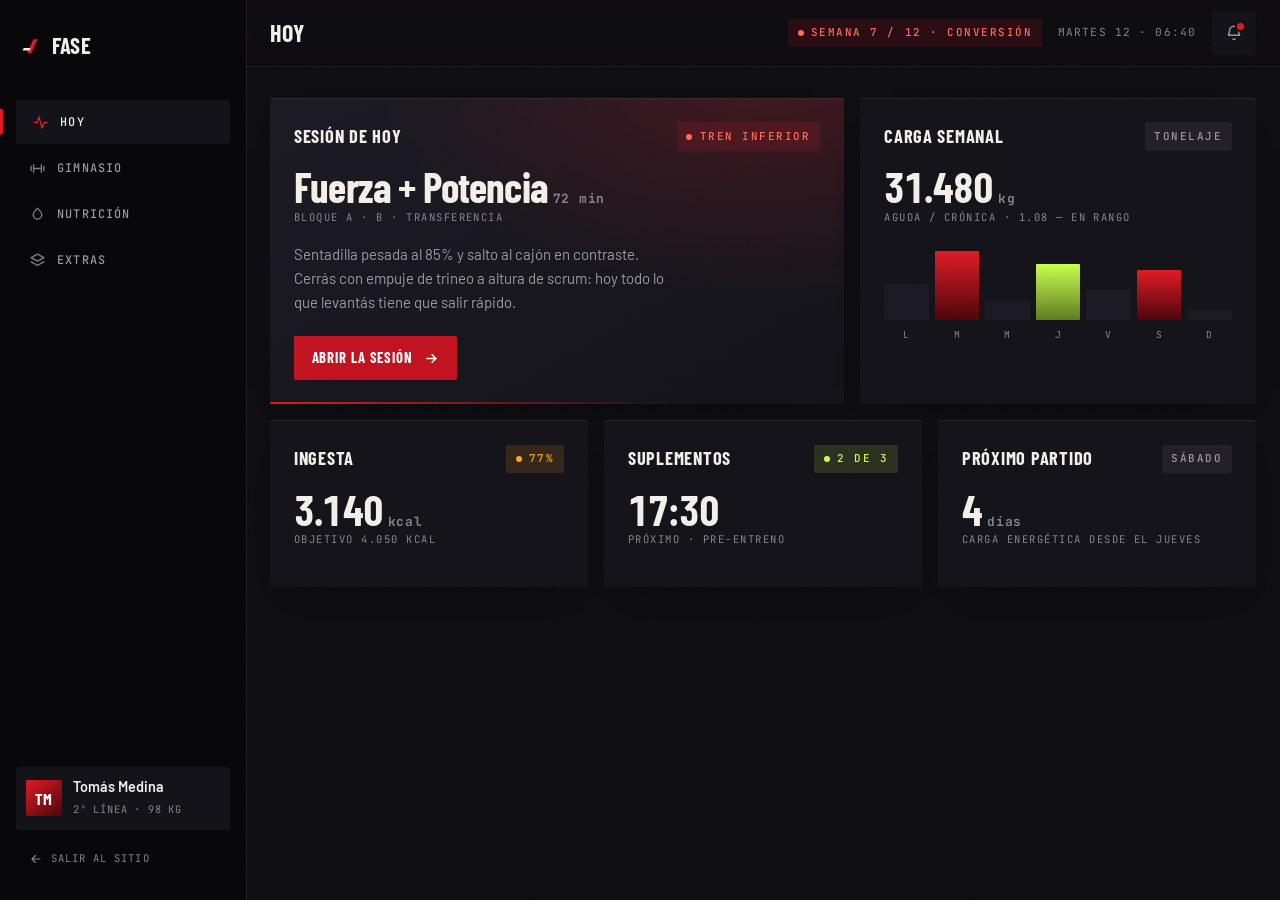
<file: fase/app/index.html>
<!doctype html>
<html lang="es">
<head>
<meta charset="utf-8">
<meta name="viewport" content="width=device-width, initial-scale=1, viewport-fit=cover">
<title>Portal del jugador — FASE</title>
<meta name="description" content="Portal privado del jugador: plan de gimnasio, nutrición, carga pre-partido, suplementación y recursos.">
<meta name="theme-color" content="#0e0d12">
<meta name="robots" content="noindex">

<link rel="preconnect" href="https://fonts.googleapis.com">
<link rel="preconnect" href="https://fonts.gstatic.com" crossorigin>

<link rel="icon" href="data:image/svg+xml,%3Csvg%20xmlns='http://www.w3.org/2000/svg'%20viewBox='0%200%2032%2032'%3E%3Crect%20width='32'%20height='32'%20rx='6'%20fill='%2308070a'/%3E%3Cpath%20d='M9%2024%20L17%208%20h6%20L15%2024%20Z'%20fill='%23e01b24'/%3E%3Cpath%20d='M6%2018%20h9%20l-1.6%203.2%20H4.4%20Z'%20fill='%23f2efe9'/%3E%3C/svg%3E">

<!-- Instalable: en el celular se agrega a la pantalla de inicio y abre
     sin barra de navegador. Es una app, no una pestaña del sitio. -->
<link rel="manifest" href="manifest.webmanifest">
<link rel="apple-touch-icon" href="../assets/apple-touch-icon.png">
<meta name="apple-mobile-web-app-capable" content="yes">
<meta name="mobile-web-app-capable" content="yes">
<meta name="apple-mobile-web-app-status-bar-style" content="black-translucent">
<meta name="apple-mobile-web-app-title" content="FASE">

<link rel="stylesheet" href="../base.css">
<link rel="stylesheet" href="app.css">
<script>document.documentElement.classList.add('js');</script>
</head>
<body class="app">

<a class="skip" href="#main">Saltar al contenido</a>
<div class="grain" aria-hidden="true"></div>

<!-- Arranque: medio segundo de marca, como cualquier app al abrir. -->
<div class="boot" data-boot aria-hidden="true"><p>FA<i>S</i>E</p></div>

<div class="layout">

  <!-- ===================== RAIL ===================== -->
  <aside class="rail">
    <a class="brand" href="../index.html" aria-label="FASE, volver al sitio">
      <svg viewBox="0 0 32 32" aria-hidden="true">
        <path class="slash" d="M9 26 L18 6 h6 L15 26 Z" fill="#e01b24"/>
        <path d="M4 19 h10 l-1.7 3.4 H2.3 Z" fill="#f2efe9"/>
      </svg>
      <span>Fase</span>
    </a>

    <nav class="rail-nav" aria-label="Secciones del portal">
      <a href="#hoy" data-view="hoy" aria-current="page">
        <svg viewBox="0 0 24 24" fill="none" stroke="currentColor" stroke-width="1.9" stroke-linecap="round" stroke-linejoin="round" aria-hidden="true"><path d="M3 12h4l3-8 4 16 3-8h4"/></svg>
        Hoy
      </a>
      <a href="#gimnasio" data-view="gimnasio">
        <svg viewBox="0 0 24 24" fill="none" stroke="currentColor" stroke-width="1.9" stroke-linecap="round" aria-hidden="true"><path d="M6.5 6.5v11M17.5 6.5v11M3 9v6M21 9v6M6.5 12h11"/></svg>
        Gimnasio
      </a>
      <a href="#nutricion" data-view="nutricion">
        <svg viewBox="0 0 24 24" fill="none" stroke="currentColor" stroke-width="1.9" stroke-linecap="round" stroke-linejoin="round" aria-hidden="true"><path d="M12 3c-4 4-6 6.5-6 9.5A6 6 0 0 0 18 12.5C18 9.5 16 7 12 3z"/></svg>
        Nutrición
      </a>
      <a href="#extras" data-view="extras">
        <svg viewBox="0 0 24 24" fill="none" stroke="currentColor" stroke-width="1.9" stroke-linecap="round" stroke-linejoin="round" aria-hidden="true"><path d="M12 3 3 8l9 5 9-5-9-5zM3 14l9 5 9-5"/></svg>
        Extras
      </a>
    </nav>

    <div class="rail-foot">
      <div class="who">
        <span class="av" aria-hidden="true">TM</span>
        <div>
          <b>Tomás Medina</b>
          <span>2ª línea · 98 kg</span>
        </div>
      </div>

      <button class="install" type="button" data-install hidden>
        <svg viewBox="0 0 24 24" fill="none" stroke="currentColor" stroke-width="2" stroke-linecap="round" stroke-linejoin="round" aria-hidden="true"><path d="M12 3v12m0 0 4-4m-4 4-4-4M4 17v2a2 2 0 0 0 2 2h12a2 2 0 0 0 2-2v-2"/></svg>
        Instalar la app
      </button>

      <a class="leave" href="../index.html">
        <svg viewBox="0 0 24 24" fill="none" stroke="currentColor" stroke-width="2" stroke-linecap="round" stroke-linejoin="round" aria-hidden="true"><path d="M19 12H6m5-6-6 6 6 6"/></svg>
        Salir al sitio
      </a>
    </div>
  </aside>

  <!-- ===================== COLUMNA PRINCIPAL ===================== -->
  <div>
    <header class="top">
      <a class="app-brand" href="../index.html" aria-label="FASE, volver al sitio">
        <svg viewBox="0 0 32 32" aria-hidden="true">
        <path class="slash" d="M9 26 L18 6 h6 L15 26 Z" fill="#e01b24"/>
        <path d="M4 19 h10 l-1.7 3.4 H2.3 Z" fill="#f2efe9"/>
      </svg>
        <span>Fase</span>
      </a>
      <h1 data-title>Hoy</h1>
      <span class="tag tag-red"><span class="dot"></span>Semana 7 / 12 · Conversión</span>
      <span class="when">Martes 12 · 06:40</span>
      <button class="icon-btn" type="button" aria-label="Notificaciones (2 sin leer)">
        <span class="bell" aria-hidden="true">
          <svg viewBox="0 0 24 24" width="18" height="18" fill="none" stroke="currentColor" stroke-width="1.9" stroke-linecap="round"><path d="M18 9a6 6 0 1 0-12 0c0 5-2 6-2 6h16s-2-1-2-6M10.5 20a2 2 0 0 0 3 0"/></svg>
        </span>
      </button>
    </header>

    <main class="main" id="main">

      <!-- ==================== HOY ==================== -->
      <section class="view on" id="hoy" aria-labelledby="h-hoy">
        <h2 id="h-hoy" class="sr-only">Resumen de hoy</h2>

        <div class="row split">
          <article class="card focus">
            <div class="card-hd">
              <h2>Sesión de hoy</h2>
              <span class="tag tag-red"><span class="dot"></span>Tren inferior</span>
            </div>
            <p class="kpi" style="margin-bottom:1rem">
              <b>Fuerza + Potencia<small>72 min</small></b>
              <span>Bloque A · B · Transferencia</span>
            </p>
            <p style="color:var(--ash);margin:0 0 1.4rem;max-width:48ch">
              Sentadilla pesada al 85% y salto al cajón en contraste. Cerrás con empuje de
              trineo a altura de scrum: hoy todo lo que levantás tiene que salir rápido.
            </p>
            <a class="btn btn-sm" href="#gimnasio" data-go="gimnasio">
              Abrir la sesión
              <svg class="btn-ico" width="15" height="15" viewBox="0 0 24 24" fill="none" stroke="currentColor" stroke-width="2.4" stroke-linecap="square" aria-hidden="true"><path d="M5 12h13M13 6l6 6-6 6"/></svg>
            </a>
          </article>

          <article class="card">
            <div class="card-hd"><h2>Carga semanal</h2><span class="tag">Tonelaje</span></div>
            <p class="kpi"><b class="num">31.480<small>kg</small></b><span>Aguda / crónica · 1.08 — en rango</span></p>
            <div class="load" aria-hidden="true">
              <i style="--h:46%;--d:0ms"></i>
              <i class="hi" style="--h:88%;--d:60ms"></i>
              <i style="--h:24%;--d:120ms"></i>
              <i class="today" style="--h:72%;--d:180ms"></i>
              <i style="--h:38%;--d:240ms"></i>
              <i class="hi" style="--h:64%;--d:300ms"></i>
              <i style="--h:12%;--d:360ms"></i>
            </div>
            <div class="load-x" aria-hidden="true">
              <span>L</span><span>M</span><span>M</span><span>J</span><span>V</span><span>S</span><span>D</span>
            </div>
          </article>
        </div>

        <div class="row c3" style="margin-top:1rem">
          <article class="card">
            <div class="card-hd"><h2>Ingesta</h2><span class="tag tag-amber"><span class="dot"></span>77%</span></div>
            <p class="kpi"><b class="num">3.140<small>kcal</small></b><span>Objetivo 4.050 kcal</span></p>
          </article>
          <article class="card">
            <div class="card-hd"><h2>Suplementos</h2><span class="tag tag-ok"><span class="dot"></span>2 de 3</span></div>
            <p class="kpi"><b class="num">17:30</b><span>Próximo · pre-entreno</span></p>
          </article>
          <article class="card">
            <div class="card-hd"><h2>Próximo partido</h2><span class="tag">Sábado</span></div>
            <p class="kpi"><b class="num">4<small>días</small></b><span>Carga energética desde el jueves</span></p>
          </article>
        </div>
      </section>

      <!-- ==================== GIMNASIO ==================== -->
      <section class="view" id="gimnasio" aria-labelledby="h-gym" hidden>
        <h2 id="h-gym" class="sr-only">Plan de gimnasio</h2>

        <div class="row split">
          <div class="stack">
            <article class="card">
              <div class="card-hd">
                <h2>Martes · Tren inferior</h2>
                <span class="tag" data-progress>0 de 5 hechos</span>
              </div>

              <div class="block-hd"><b>Bloque A</b><small>Fuerza máxima · 3′ de pausa</small></div>

              <div class="lift" data-lift>
                <button class="check" type="button" aria-pressed="false" aria-label="Marcar Sentadilla trasera como hecha">
                  <svg width="14" height="14" viewBox="0 0 24 24" fill="none" stroke="currentColor" stroke-width="3.2" stroke-linecap="round" stroke-linejoin="round" aria-hidden="true"><path d="m4 12 5 5L20 6"/></svg>
                </button>
                <span class="lift-name"><b>Sentadilla trasera</b><span>Barra alta · profundidad completa</span></span>
                <span class="lift-set"><i class="chip">5×3</i><i class="chip k">85%</i><i class="chip">RIR 2</i></span>
              </div>

              <div class="lift" data-lift>
                <button class="check" type="button" aria-pressed="false" aria-label="Marcar Salto al cajón como hecho">
                  <svg width="14" height="14" viewBox="0 0 24 24" fill="none" stroke="currentColor" stroke-width="3.2" stroke-linecap="round" stroke-linejoin="round" aria-hidden="true"><path d="m4 12 5 5L20 6"/></svg>
                </button>
                <span class="lift-name"><b>Salto al cajón desde media sentadilla</b><span>Contraste · máxima intención</span></span>
                <span class="lift-set"><i class="chip">5×3</i><i class="chip k">60 cm</i><i class="chip">90″</i></span>
              </div>

              <div class="block-hd"><b>Bloque B</b><small>Accesorios · cadena posterior</small></div>

              <div class="lift" data-lift>
                <button class="check" type="button" aria-pressed="false" aria-label="Marcar Peso muerto rumano como hecho">
                  <svg width="14" height="14" viewBox="0 0 24 24" fill="none" stroke="currentColor" stroke-width="3.2" stroke-linecap="round" stroke-linejoin="round" aria-hidden="true"><path d="m4 12 5 5L20 6"/></svg>
                </button>
                <span class="lift-name"><b>Peso muerto rumano</b><span>Tempo 3–0–1 · escápulas fijas</span></span>
                <span class="lift-set"><i class="chip">4×6</i><i class="chip k">70%</i><i class="chip">RIR 2</i></span>
              </div>

              <div class="lift" data-lift>
                <button class="check" type="button" aria-pressed="false" aria-label="Marcar Nórdico excéntrico como hecho">
                  <svg width="14" height="14" viewBox="0 0 24 24" fill="none" stroke="currentColor" stroke-width="3.2" stroke-linecap="round" stroke-linejoin="round" aria-hidden="true"><path d="m4 12 5 5L20 6"/></svg>
                </button>
                <span class="lift-name"><b>Nórdico excéntrico</b><span>Bajada de 4″ · isquios</span></span>
                <span class="lift-set"><i class="chip">3×5</i><i class="chip">PC</i><i class="chip">Prevención</i></span>
              </div>

              <div class="block-hd"><b>Transferencia</b><small>A la cancha · el bloque que no se saltea</small></div>

              <div class="lift" data-lift>
                <button class="check" type="button" aria-pressed="false" aria-label="Marcar Empuje de trineo como hecho">
                  <svg width="14" height="14" viewBox="0 0 24 24" fill="none" stroke="currentColor" stroke-width="3.2" stroke-linecap="round" stroke-linejoin="round" aria-hidden="true"><path d="m4 12 5 5L20 6"/></svg>
                </button>
                <span class="lift-name"><b>Empuje de trineo 15 m</b><span>Altura de scrum · cadera bajo hombros</span></span>
                <span class="lift-set"><i class="chip">6 series</i><i class="chip k">+60 kg</i><i class="chip">2′</i></span>
              </div>
            </article>
          </div>

          <div class="stack">
            <article class="card">
              <div class="card-hd"><h2>Cómo se siente</h2></div>
              <p style="color:var(--ash);margin:0 0 1rem;font-size:.92rem">
                Cargá tu RPE al terminar. Es lo que usa el preparador para decidir si la semana
                que viene sube o se frena.
              </p>
              <div class="pitch-sel tight" role="group" aria-label="RPE de la sesión">
                <button type="button" aria-pressed="false">RPE 6</button>
                <button type="button" aria-pressed="false">RPE 7</button>
                <button type="button" aria-pressed="true">RPE 8</button>
                <button type="button" aria-pressed="false">RPE 9</button>
              </div>
              <p class="note" style="margin:0">
                Objetivo de la sesión: RPE 8. Si llegás a 9,5 en la primera serie pesada,
                bajá un 5% y avisá por el chat.
              </p>
            </article>

            <article class="card">
              <div class="card-hd"><h2>La semana</h2></div>
              <div class="stack" style="gap:4px">
                <div class="lift"><span class="check" aria-hidden="true"></span><span class="lift-name"><b>Lunes · Empuje</b><span>Fuerza + cuello</span></span><span class="lift-set"><i class="chip">Hecho</i></span></div>
                <div class="lift"><span class="check" aria-hidden="true"></span><span class="lift-name"><b>Miércoles · Cancha</b><span>Velocidad y COD</span></span><span class="lift-set"><i class="chip">Club</i></span></div>
                <div class="lift"><span class="check" aria-hidden="true"></span><span class="lift-name"><b>Jueves · Tracción</b><span>Dorsal y agarre</span></span><span class="lift-set"><i class="chip">45′</i></span></div>
                <div class="lift"><span class="check" aria-hidden="true"></span><span class="lift-name"><b>Viernes · Activación</b><span>Corto, sin fatiga</span></span><span class="lift-set"><i class="chip">20′</i></span></div>
              </div>
            </article>
          </div>
        </div>
      </section>

      <!-- ==================== NUTRICIÓN ==================== -->
      <section class="view" id="nutricion" aria-labelledby="h-nut" hidden>
        <h2 id="h-nut" class="sr-only">Nutrición y suplementación</h2>

        <div class="row split">
          <article class="card">
            <div class="card-hd"><h2>Ingesta de hoy</h2><span class="tag">98 kg · doble turno</span></div>
            <div class="rings">
              <div class="ring">
                <svg viewBox="0 0 120 120" aria-hidden="true">
                  <circle class="bg" cx="60" cy="60" r="52"></circle>
                  <circle class="fg" cx="60" cy="60" r="52" stroke="#e01b24" style="--c:327;--off:46;--d:80ms"></circle>
                </svg>
                <p class="ring-mid"><b>86%</b><span>Proteína</span></p>
              </div>
              <div class="ring">
                <svg viewBox="0 0 120 120" aria-hidden="true">
                  <circle class="bg" cx="60" cy="60" r="52"></circle>
                  <circle class="fg" cx="60" cy="60" r="52" stroke="#f5a524" style="--c:327;--off:75;--d:200ms"></circle>
                </svg>
                <p class="ring-mid"><b>77%</b><span>Carbos</span></p>
              </div>
              <div class="ring">
                <svg viewBox="0 0 120 120" aria-hidden="true">
                  <circle class="bg" cx="60" cy="60" r="52"></circle>
                  <circle class="fg" cx="60" cy="60" r="52" stroke="#c8ff4d" style="--c:327;--off:69;--d:320ms"></circle>
                </svg>
                <p class="ring-mid"><b>79%</b><span>Grasas</span></p>
              </div>
              <div class="stack" style="gap:.7rem;min-width:150px">
                <p class="kpi"><b class="num">168<small>/ 195 g</small></b><span>Proteína</span></p>
                <p class="kpi"><b class="num">402<small>/ 520 g</small></b><span>Carbohidratos</span></p>
                <p class="kpi"><b class="num">71<small>/ 90 g</small></b><span>Grasas</span></p>
              </div>
            </div>

            <div class="block-hd"><b>Comidas cargadas</b><small>4 de 6</small></div>
            <div class="lift"><span class="check" aria-hidden="true"></span><span class="lift-name"><b>Desayuno · 06:10</b><span>Avena, huevos, banana, miel</span></span><span class="lift-set"><i class="chip">840 kcal</i><i class="chip k">112 g HC</i></span></div>
            <div class="lift"><span class="check" aria-hidden="true"></span><span class="lift-name"><b>Post-entreno · 08:20</b><span>Whey + arroz con pollo</span></span><span class="lift-set"><i class="chip">710 kcal</i><i class="chip k">45 g P</i></span></div>
            <div class="lift"><span class="check" aria-hidden="true"></span><span class="lift-name"><b>Almuerzo · 13:00</b><span>Carne, papa, ensalada, aceite de oliva</span></span><span class="lift-set"><i class="chip">980 kcal</i><i class="chip">28 g G</i></span></div>
            <div class="lift"><span class="check" aria-hidden="true"></span><span class="lift-name"><b>Merienda · 16:30</b><span>Yogur, granola, dulce de leche</span></span><span class="lift-set"><i class="chip">610 kcal</i><i class="chip k">88 g HC</i></span></div>
          </article>

          <div class="stack">
            <article class="card">
              <div class="card-hd"><h2>Carga pre-partido</h2><span class="tag tag-red"><span class="dot"></span>Sábado 15:30</span></div>
              <p style="color:var(--ash);margin:0 0 1.2rem;font-size:.92rem">
                La idea es entrar con el glucógeno lleno y el estómago vacío. Cuanto más cerca
                del partido, más simple y menos fibra.
              </p>

              <div class="tl">
                <div class="tl-item">
                  <p class="tl-t">−24 h · Viernes</p>
                  <b>Carga alta de carbohidratos</b>
                  <p>8–10 g/kg repartidos en el día. Arroz, papa, pastas, fruta. Bajá fibra y grasa.</p>
                </div>
                <div class="tl-item">
                  <p class="tl-t">−3 h</p>
                  <b>Última comida sólida</b>
                  <p>2 g/kg de HC: arroz blanco con pollo y una cucharada de miel. Nada de fritura ni integrales.</p>
                </div>
                <div class="tl-item now">
                  <p class="tl-t">−90 min</p>
                  <b>Tostada con queso crema y mermelada</b>
                  <p>~60 g de HC de absorción rápida. El queso crema aporta algo de grasa y proteína sin pesar; la mermelada es el azúcar simple que se va al músculo.</p>
                </div>
                <div class="tl-item">
                  <p class="tl-t">−30 min</p>
                  <b>Sobre de miel + agua con sal</b>
                  <p>20–25 g de HC líquidos y sodio para arrancar hidratado. Sin fibra, sin lácteos enteros.</p>
                </div>
                <div class="tl-item">
                  <p class="tl-t">Entretiempo</p>
                  <b>Bebida deportiva 30 g HC</b>
                  <p>Si el estómago no la banca, enjuague bucal de 10 segundos: la boca avisa al cerebro igual.</p>
                </div>
              </div>
            </article>

            <article class="card">
              <div class="card-hd"><h2>Suplementación</h2><span class="tag tag-ok"><span class="dot"></span>2 de 3 hoy</span></div>
              <div class="lift"><span class="check" aria-hidden="true"></span><span class="lift-name"><b>Creatina monohidrato</b><span>5 g diarios, con o sin entrenamiento</span></span><span class="lift-set"><i class="chip">Diario</i><i class="chip k">Tomada</i></span></div>
              <div class="lift"><span class="check" aria-hidden="true"></span><span class="lift-name"><b>Proteína de suero (whey)</b><span>Solo si no llegás a la proteína con comida</span></span><span class="lift-set"><i class="chip">35 g</i><i class="chip k">Post</i></span></div>
              <div class="lift"><span class="check" aria-hidden="true"></span><span class="lift-name"><b>Pre-entreno con cafeína</b><span>3 mg/kg · nunca después de las 18:00</span></span><span class="lift-set"><i class="chip">17:30</i><i class="chip">Pendiente</i></span></div>
              <p class="note" style="margin-top:1rem">
                Los suplementos completan una dieta, no la reemplazan. Las dosis las define el
                nutricionista del staff según tu peso, tus análisis y el reglamento antidopaje
                de la unión. Consultá antes de agregar cualquier producto por tu cuenta.
              </p>
            </article>
          </div>
        </div>
      </section>

      <!-- ==================== EXTRAS ==================== -->
      <section class="view" id="extras" aria-labelledby="h-ext" hidden>
        <h2 id="h-ext" class="sr-only">Extras y equipamiento</h2>

        <div class="row split">
          <article class="card">
            <div class="card-hd"><h2>Elegir tapones</h2><span class="tag">Equipamiento</span></div>
            <p style="color:var(--ash);margin:0 0 1.2rem;font-size:.92rem">
              Tocá cómo está la cancha hoy. El tapón equivocado no es solo menos agarre:
              es rodilla y tobillo trabados en un cambio de dirección.
            </p>

            <div class="pitch-sel" role="group" aria-label="Estado de la cancha">
              <button type="button" data-pitch="seca" aria-pressed="true">Seca y dura</button>
              <button type="button" data-pitch="firme" aria-pressed="false">Firme</button>
              <button type="button" data-pitch="pesada" aria-pressed="false">Pesada y barrosa</button>
              <button type="button" data-pitch="sinte" aria-pressed="false">Sintético</button>
            </div>

            <div class="stud-out" data-stud-out aria-live="polite"></div>
          </article>

          <div class="stack">
            <article class="card">
              <div class="card-hd"><h2>Recursos</h2><span class="tag">Actualizado</span></div>
              <div class="stack" style="gap:4px">
                <a class="res" href="#">
                  <span class="ic" aria-hidden="true"><svg width="19" height="19" viewBox="0 0 24 24" fill="none" stroke="currentColor" stroke-width="1.9" stroke-linecap="round"><path d="M12 20v-8M8 20v-4M16 20v-6M4 4h16v16H4z"/></svg></span>
                  <span><b>Protocolo de 20 minutos post-partido</b><span>Video · 6 min</span></span>
                  <svg class="go" width="17" height="17" viewBox="0 0 24 24" fill="none" stroke="currentColor" stroke-width="2.2" stroke-linecap="square" aria-hidden="true"><path d="M5 12h13M13 6l6 6-6 6"/></svg>
                </a>
                <a class="res" href="#">
                  <span class="ic" aria-hidden="true"><svg width="19" height="19" viewBox="0 0 24 24" fill="none" stroke="currentColor" stroke-width="1.9" stroke-linecap="round"><circle cx="12" cy="12" r="9"/><path d="M12 7v5l3 2"/></svg></span>
                  <span><b>Movilidad de cadera para primera línea</b><span>Rutina · 12 min diarios</span></span>
                  <svg class="go" width="17" height="17" viewBox="0 0 24 24" fill="none" stroke="currentColor" stroke-width="2.2" stroke-linecap="square" aria-hidden="true"><path d="M5 12h13M13 6l6 6-6 6"/></svg>
                </a>
                <a class="res" href="#">
                  <span class="ic" aria-hidden="true"><svg width="19" height="19" viewBox="0 0 24 24" fill="none" stroke="currentColor" stroke-width="1.9" stroke-linecap="round" stroke-linejoin="round"><path d="M12 3a4 4 0 0 1 4 4v3a4 4 0 0 1-8 0V7a4 4 0 0 1 4-4zM6 21h12"/></svg></span>
                  <span><b>Cuello: progresión isométrica en 6 semanas</b><span>Plan · forwards</span></span>
                  <svg class="go" width="17" height="17" viewBox="0 0 24 24" fill="none" stroke="currentColor" stroke-width="2.2" stroke-linecap="square" aria-hidden="true"><path d="M5 12h13M13 6l6 6-6 6"/></svg>
                </a>
                <a class="res" href="#">
                  <span class="ic" aria-hidden="true"><svg width="19" height="19" viewBox="0 0 24 24" fill="none" stroke="currentColor" stroke-width="1.9" stroke-linecap="round" stroke-linejoin="round"><path d="M9 11l2 2 4-5M5 4h14v16H5z"/></svg></span>
                  <span><b>Volver de un esguince de tobillo grado I</b><span>Checklist · 5 fases</span></span>
                  <svg class="go" width="17" height="17" viewBox="0 0 24 24" fill="none" stroke="currentColor" stroke-width="2.2" stroke-linecap="square" aria-hidden="true"><path d="M5 12h13M13 6l6 6-6 6"/></svg>
                </a>
              </div>
            </article>

            <article class="card">
              <div class="card-hd"><h2>Dato de la semana</h2></div>
              <p style="margin:0;color:var(--ash);font-size:.94rem">
                Revisá los tapones de aluminio antes de cada partido: si el borde quedó filoso
                por el desgaste, el árbitro te lo saca en el control de botines y jugás con lo
                que haya. Una lima de metal y treinta segundos lo resuelven.
              </p>
            </article>
          </div>
        </div>
      </section>

    </main>
  </div>
</div>

<!-- ===================== TABBAR MÓVIL ===================== -->
<nav class="tabbar" aria-label="Secciones del portal">
  <a href="#hoy" data-view="hoy" aria-current="page">
    <svg viewBox="0 0 24 24" fill="none" stroke="currentColor" stroke-width="1.9" stroke-linecap="round" stroke-linejoin="round" aria-hidden="true"><path d="M3 12h4l3-8 4 16 3-8h4"/></svg>Hoy
  </a>
  <a href="#gimnasio" data-view="gimnasio">
    <svg viewBox="0 0 24 24" fill="none" stroke="currentColor" stroke-width="1.9" stroke-linecap="round" aria-hidden="true"><path d="M6.5 6.5v11M17.5 6.5v11M3 9v6M21 9v6M6.5 12h11"/></svg>Gimnasio
  </a>
  <a href="#nutricion" data-view="nutricion">
    <svg viewBox="0 0 24 24" fill="none" stroke="currentColor" stroke-width="1.9" stroke-linecap="round" stroke-linejoin="round" aria-hidden="true"><path d="M12 3c-4 4-6 6.5-6 9.5A6 6 0 0 0 18 12.5C18 9.5 16 7 12 3z"/></svg>Nutrición
  </a>
  <a href="#extras" data-view="extras">
    <svg viewBox="0 0 24 24" fill="none" stroke="currentColor" stroke-width="1.9" stroke-linecap="round" stroke-linejoin="round" aria-hidden="true"><path d="M12 3 3 8l9 5 9-5-9-5zM3 14l9 5 9-5"/></svg>Extras
  </a>
</nav>

<script src="app.js"></script>
</body>
</html>
</file>
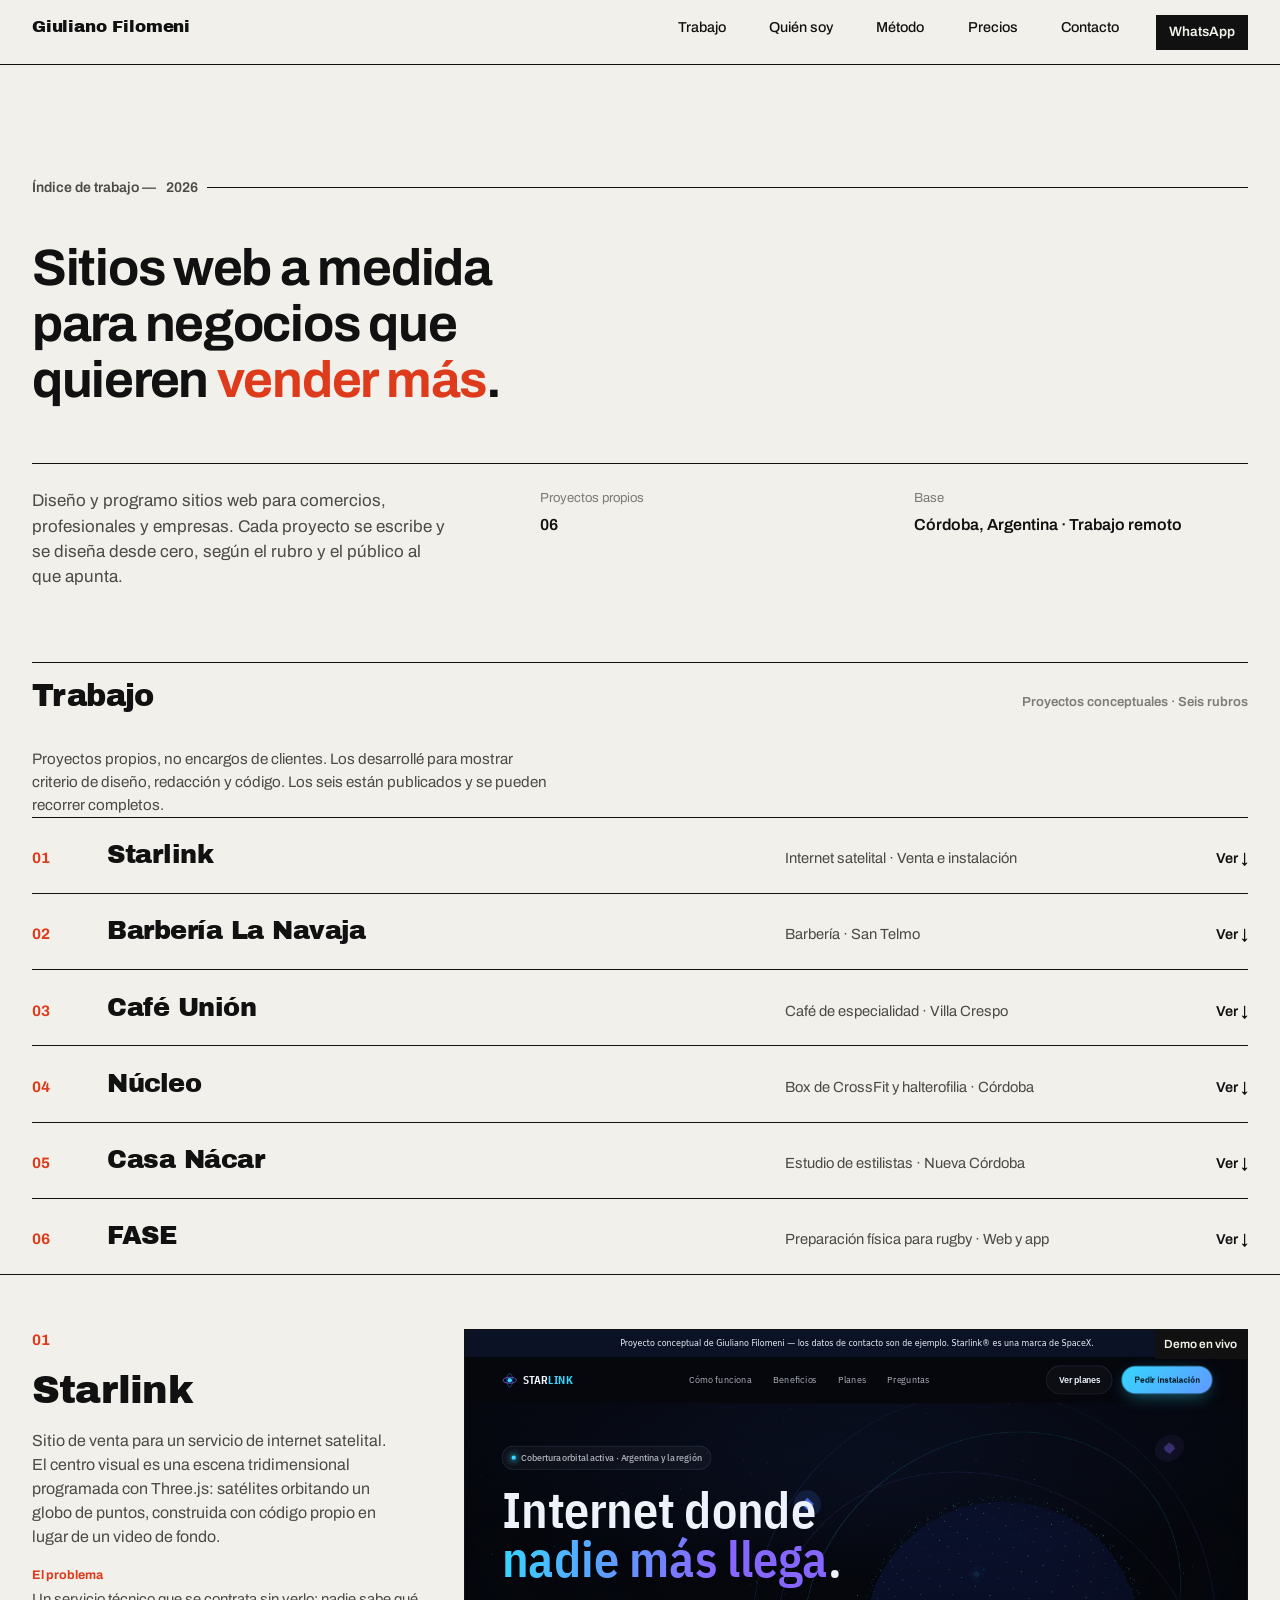
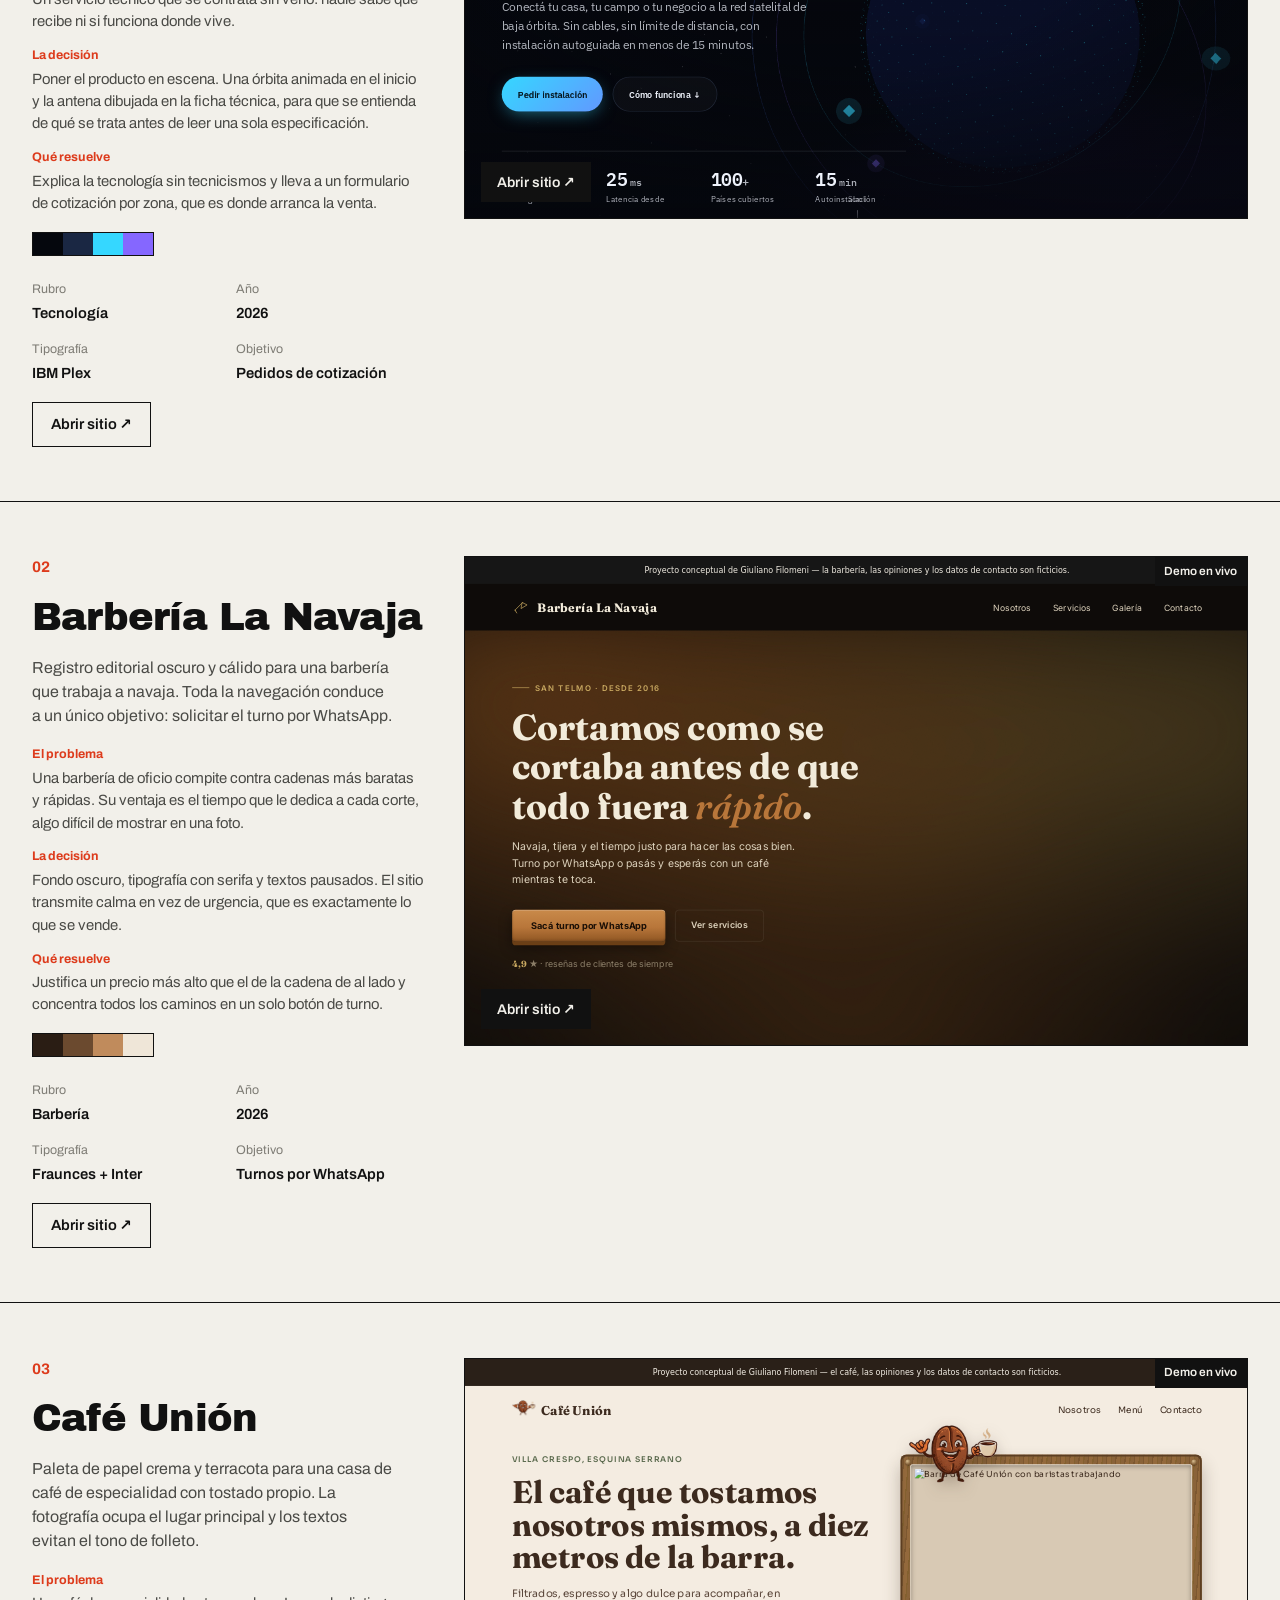
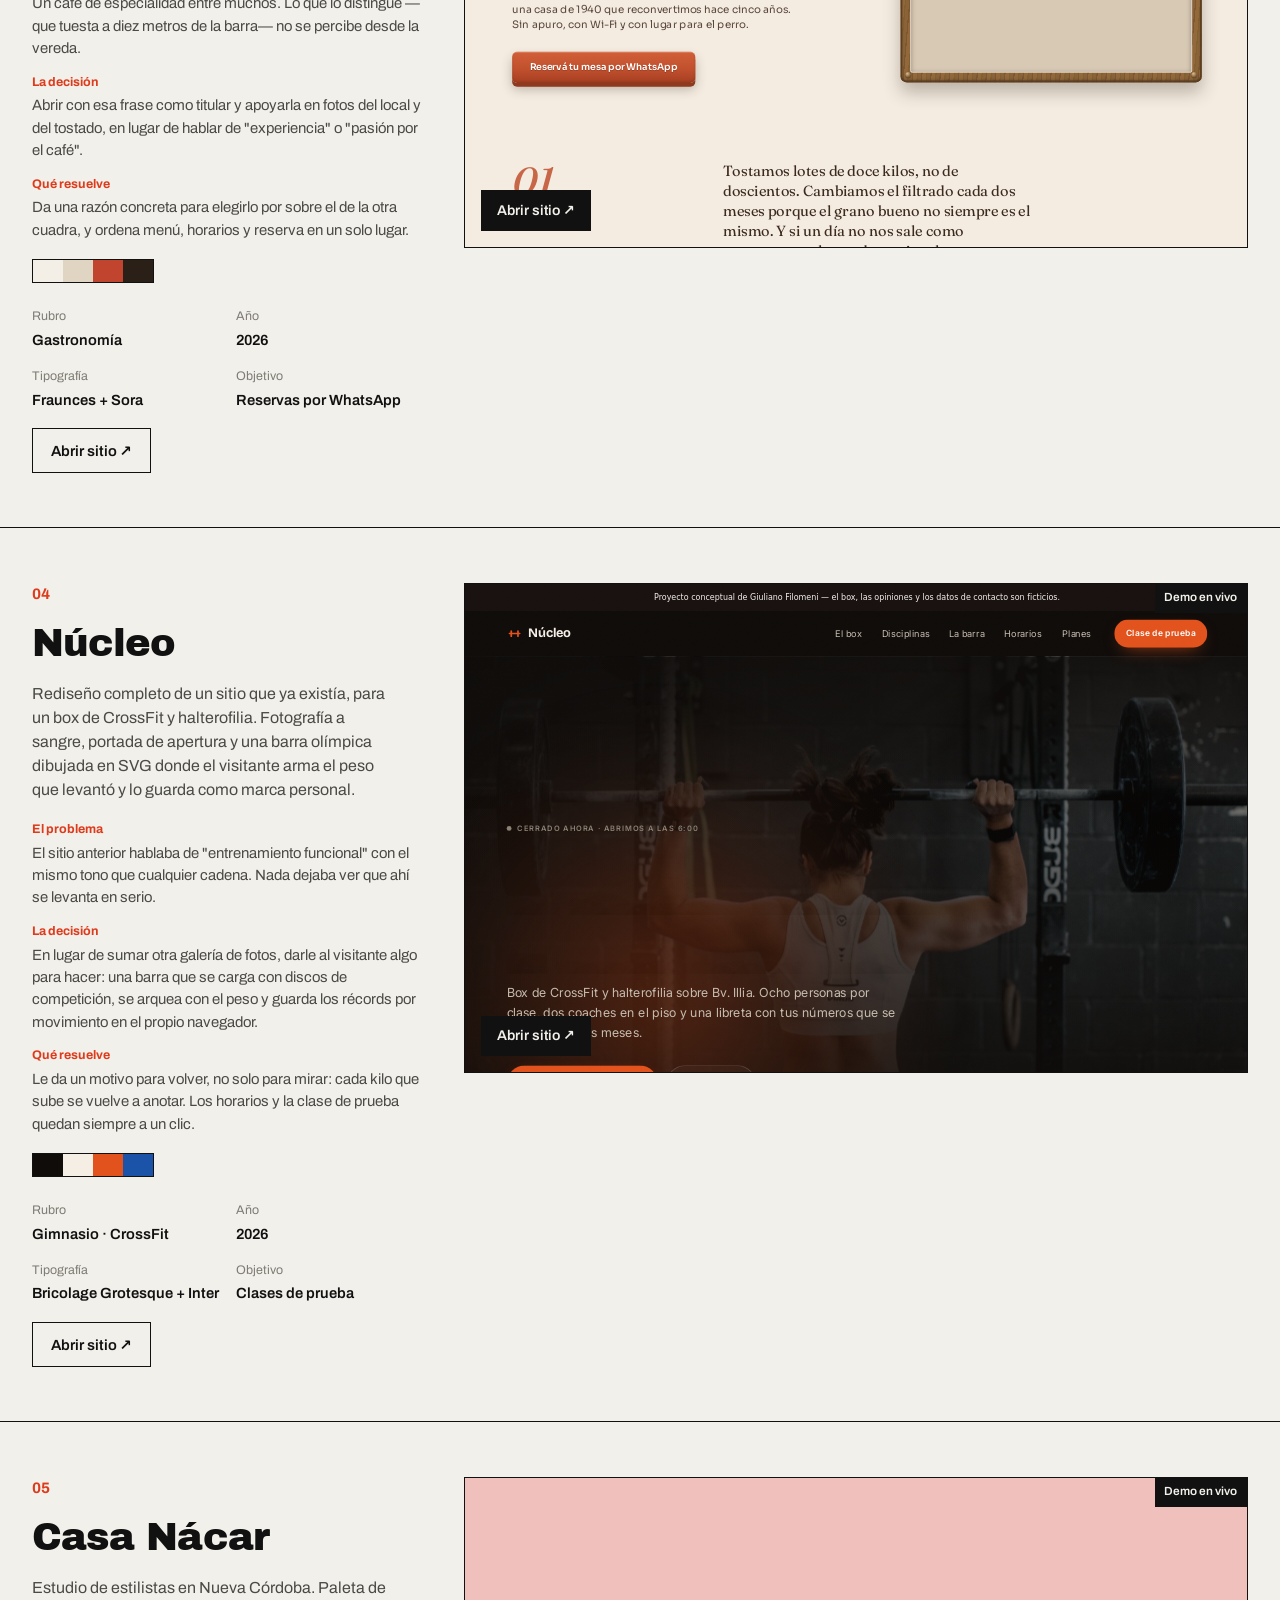
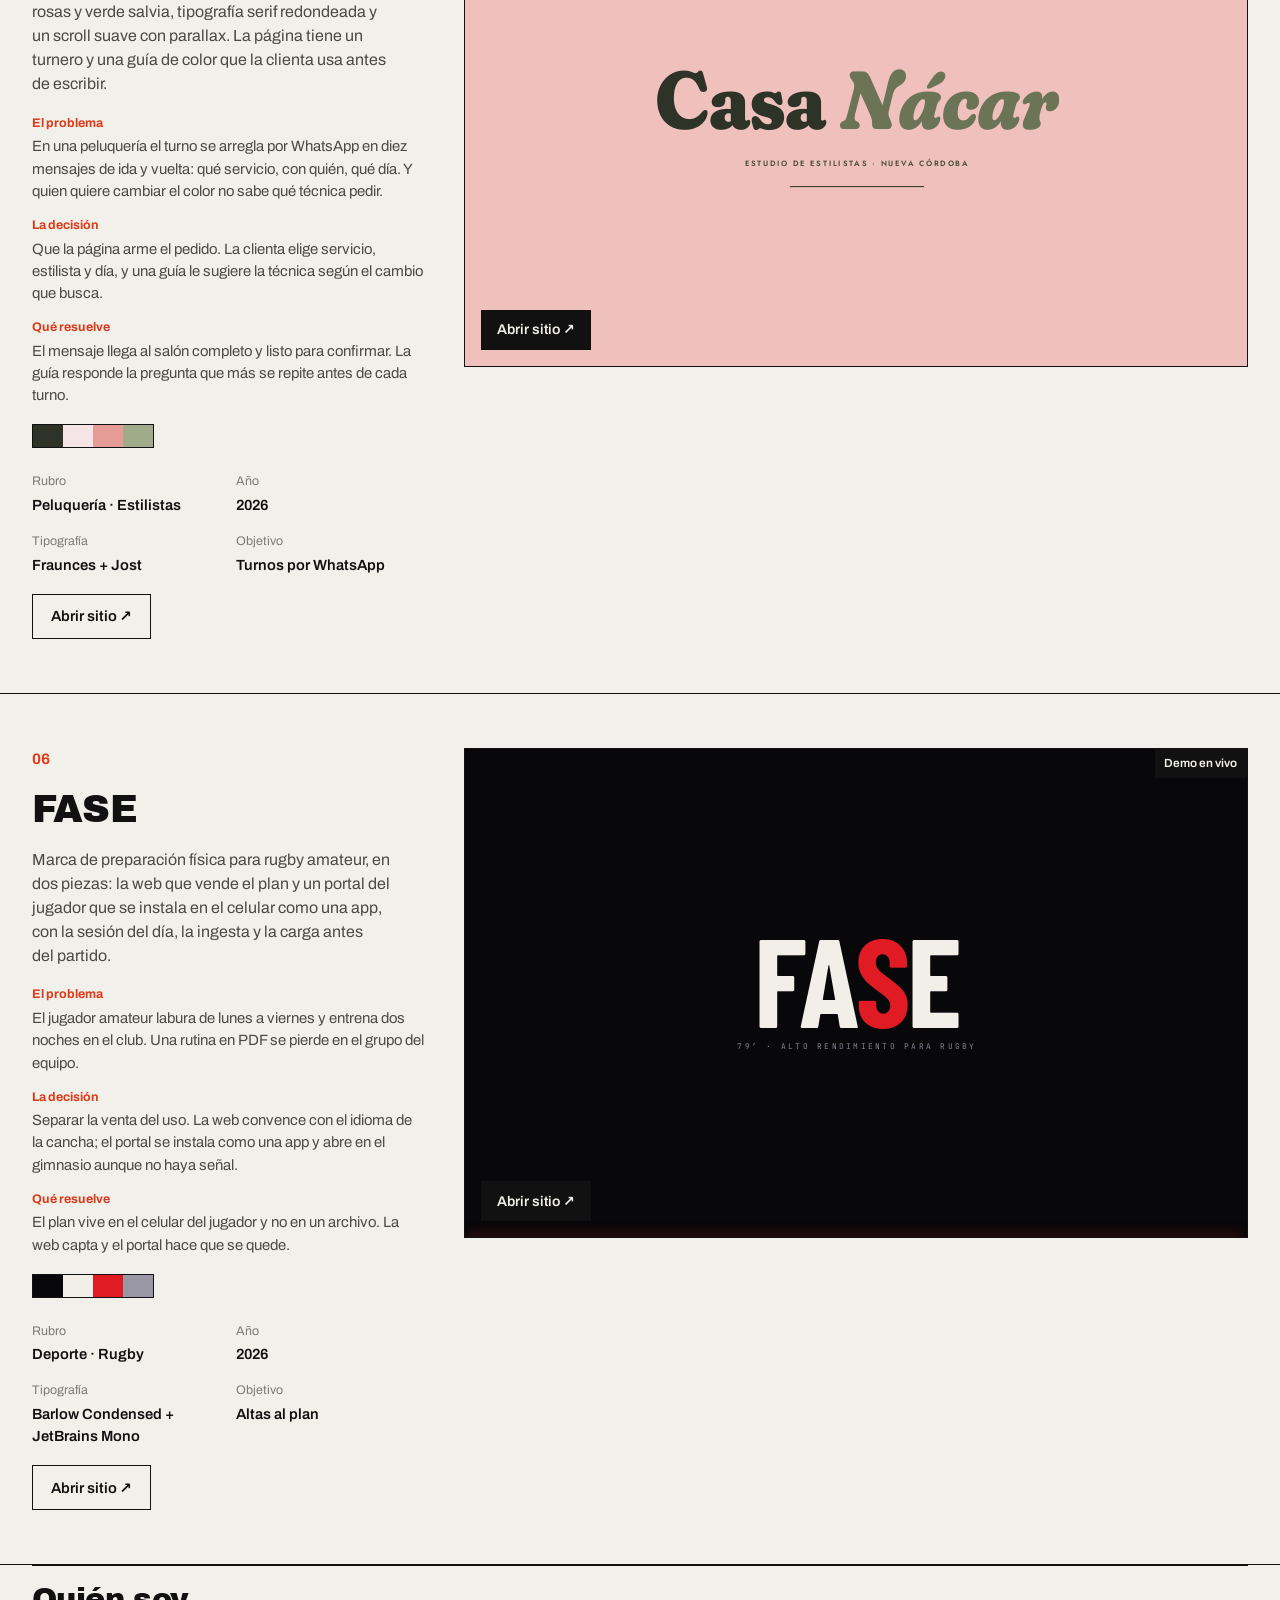
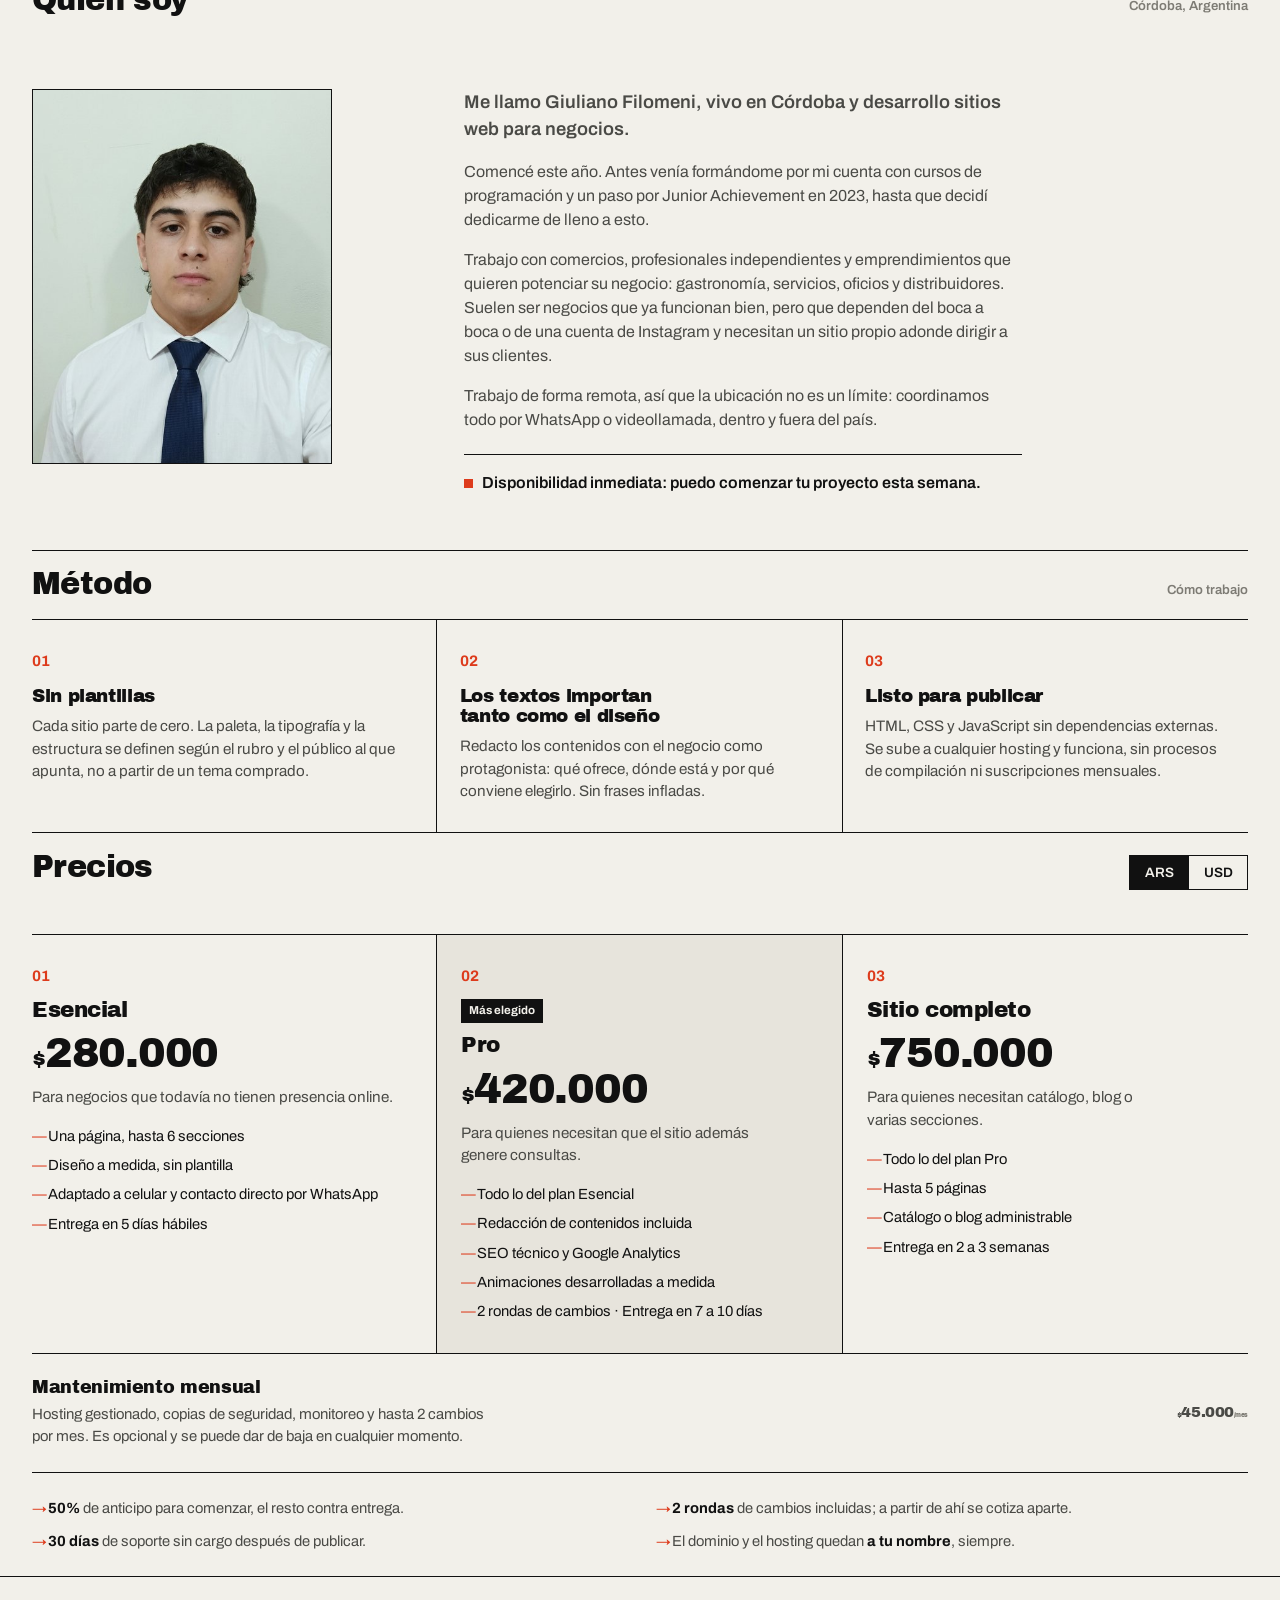
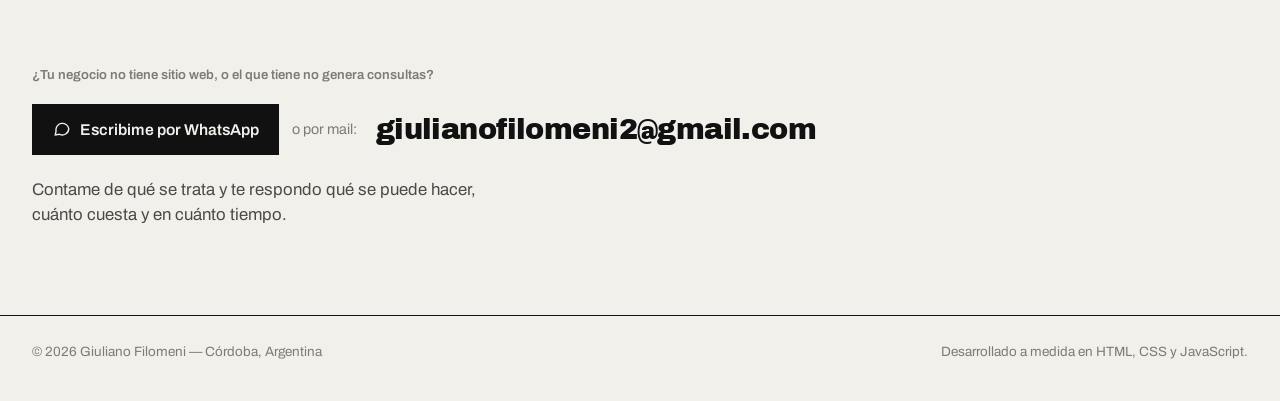
<file: servicios.html>
<!doctype html>
<html lang="es">
<head>
<meta charset="utf-8">
<meta name="viewport" content="width=device-width, initial-scale=1">
<title>Giuliano Filomeni — Sitios web para negocios</title>
<meta name="description" content="Diseño y desarrollo de sitios web a medida para comercios, profesionales y empresas. Sin plantillas, listos para publicar.">

<!-- Vista previa del enlace en WhatsApp, Instagram, LinkedIn y Gmail.
     og:url y og:image tienen que ser absolutas: WhatsApp no resuelve rutas
     relativas, y sin imagen el link se comparte como texto pelado. -->
<meta property="og:type" content="website">
<meta property="og:locale" content="es_AR">
<meta property="og:site_name" content="Giuliano Filomeni">
<meta property="og:url" content="https://giulianofilomeni2-ui.github.io/demos/">
<meta property="og:title" content="Giuliano Filomeni — Sitios web para negocios">
<meta property="og:description" content="Diseño y programo sitios web a medida para comercios, profesionales y empresas. Seis proyectos que podés recorrer completos.">
<meta property="og:image" content="https://giulianofilomeni2-ui.github.io/demos/assets/og.png">
<meta property="og:image:width" content="1200">
<meta property="og:image:height" content="630">
<meta property="og:image:alt" content="Sitios web a medida para negocios que venden más — Starlink, Barbería, Café Unión, Núcleo, Casa Nácar y FASE.">
<meta name="twitter:card" content="summary_large_image">

<link rel="preconnect" href="https://fonts.googleapis.com">
<link rel="preconnect" href="https://fonts.gstatic.com" crossorigin>
<link rel="stylesheet" href="https://fonts.googleapis.com/css2?family=Archivo+Black&family=Archivo:wght@400;500;600;700&display=swap">

<link rel="icon" href="data:image/svg+xml,%3Csvg xmlns='http://www.w3.org/2000/svg' viewBox='0 0 32 32'%3E%3Crect width='32' height='32' fill='%23f2f0ea'/%3E%3Crect x='6' y='6' width='20' height='20' fill='%23dd3b1c'/%3E%3C/svg%3E">

<link rel="stylesheet" href="styles.css?v=20260909">
<script>document.documentElement.className += " js-enabled";</script>
</head>
<body>
<a class="skip-link" href="#main">Saltar al contenido</a>

<!-- ============ MASTHEAD ============ -->
<header class="masthead">
  <div class="wrap masthead-inner">
    <a class="masthead-name" href="#top" data-name>Giuliano Filomeni</a>
    <nav class="masthead-meta" aria-label="Principal">
      <a class="masthead-link" href="#trabajo">Trabajo</a>
      <a class="masthead-link" href="#quien-soy">Quién soy</a>
      <a class="masthead-link" href="#metodo">Método</a>
      <a class="masthead-link" href="#precios">Precios</a>
      <a class="masthead-link" href="#contacto">Contacto</a>
      <a class="masthead-wa" data-whatsapp href="https://wa.me/5493516655499" target="_blank" rel="noopener">WhatsApp</a>
    </nav>
  </div>
</header>

<main id="main">

  <!-- ============ HERO ============ -->
  <section class="hero" id="top">
    <div class="wrap">
      <p class="hero-kicker">Índice de trabajo — <span data-year>2026</span></p>
      <h1 class="hero-title">Sitios web a medida para negocios que quieren <span class="accent">vender más</span>.</h1>

      <div class="hero-foot">
        <p class="hero-lede">Diseño y programo sitios web para comercios, profesionales y empresas. Cada proyecto se escribe y se diseña desde cero, según el rubro y el público al que apunta.</p>
        <dl class="hero-cell">
          <dt>Proyectos propios</dt>
          <dd>06</dd>
        </dl>
        <dl class="hero-cell">
          <dt>Base</dt>
          <dd>Córdoba, Argentina · Trabajo remoto</dd>
        </dl>
      </div>
    </div>
  </section>

  <!-- ============ ÍNDICE ============ -->
  <section id="trabajo">
    <div class="wrap">
      <div class="section-head">
        <h2>Trabajo</h2>
        <span class="label">Proyectos conceptuales · Seis rubros</span>
      </div>

      <p class="section-note">Proyectos propios, no encargos de clientes. Los desarrollé para mostrar criterio de diseño, redacción y código. Los seis están publicados y se pueden recorrer completos.</p>

      <a class="index-row" href="#proy-starlink">
        <span class="num">01</span>
        <span class="index-name">Starlink</span>
        <span class="index-meta">Internet satelital · Venta e instalación</span>
        <span class="index-go">Ver ↓</span>
      </a>
      <a class="index-row" href="#proy-barberia">
        <span class="num">02</span>
        <span class="index-name">Barbería La Navaja</span>
        <span class="index-meta">Barbería · San Telmo</span>
        <span class="index-go">Ver ↓</span>
      </a>
      <a class="index-row" href="#proy-cafe">
        <span class="num">03</span>
        <span class="index-name">Café Unión</span>
        <span class="index-meta">Café de especialidad · Villa Crespo</span>
        <span class="index-go">Ver ↓</span>
      </a>
      <a class="index-row" href="#proy-nucleo">
        <span class="num">04</span>
        <span class="index-name">Núcleo</span>
        <span class="index-meta">Box de CrossFit y halterofilia · Córdoba</span>
        <span class="index-go">Ver ↓</span>
      </a>
      <a class="index-row" href="#proy-nacar">
        <span class="num">05</span>
        <span class="index-name">Casa Nácar</span>
        <span class="index-meta">Estudio de estilistas · Nueva Córdoba</span>
        <span class="index-go">Ver ↓</span>
      </a>
      <a class="index-row" href="#proy-fase">
        <span class="num">06</span>
        <span class="index-name">FASE</span>
        <span class="index-meta">Preparación física para rugby · Web y app</span>
        <span class="index-go">Ver ↓</span>
      </a>
    </div>
  </section>

  <!-- ============ PROYECTO 01 — STARLINK ============ -->
  <section class="project-section" id="proy-starlink">
    <div class="wrap">
      <div class="project">
        <div class="project-info" data-reveal>
          <span class="num">01</span>
          <h2 class="project-title">Starlink</h2>
          <p class="project-desc">Sitio de venta para un servicio de internet satelital. El centro visual es una escena tridimensional programada con Three.js: satélites orbitando un globo de puntos, construida con código propio en lugar de un video de fondo.</p>

          <dl class="project-case">
            <div><dt>El problema</dt><dd>Un servicio técnico que se contrata sin verlo: nadie sabe qué recibe ni si funciona donde vive.</dd></div>
            <div><dt>La decisión</dt><dd>Poner el producto en escena. Una órbita animada en el inicio y la antena dibujada en la ficha técnica, para que se entienda de qué se trata antes de leer una sola especificación.</dd></div>
            <div><dt>Qué resuelve</dt><dd>Explica la tecnología sin tecnicismos y lleva a un formulario de cotización por zona, que es donde arranca la venta.</dd></div>
          </dl>
          <div class="project-swatches" aria-hidden="true">
            <span style="background:#05070d"></span><span style="background:#1a2743"></span>
            <span style="background:#35d7ff"></span><span style="background:#8567ff"></span>
          </div>
          <dl class="project-specs">
            <div><dt>Rubro</dt><dd>Tecnología</dd></div>
            <div><dt>Año</dt><dd>2026</dd></div>
            <div><dt>Tipografía</dt><dd>IBM Plex</dd></div>
            <div><dt>Objetivo</dt><dd>Pedidos de cotización</dd></div>
          </dl>
          <a class="project-cta" data-project-link="starlink" href="starlink/" target="_blank" rel="noopener">Abrir sitio ↗</a>
        </div>

        <div class="preview" data-reveal>
          <span class="preview-tag">Demo en vivo</span>
          <span class="preview-fallback" style="--fallback-bg:#05070d; --fallback-ink:#eef2fb;">
            <strong>Starlink</strong>
            <span>Escena 3D · Internet satelital</span>
          </span>
          <iframe data-project-frame="starlink" title="Vista previa del sitio Starlink"
                  loading="lazy" tabindex="-1" scrolling="no" aria-hidden="true"></iframe>
          <a class="preview-open" data-project-link="starlink" href="starlink/" target="_blank" rel="noopener">
            <span>Abrir sitio ↗</span>
          </a>
        </div>
      </div>
    </div>
  </section>

  <!-- ============ PROYECTO 02 — BARBERÍA ============ -->
  <section class="project-section" id="proy-barberia">
    <div class="wrap">
      <div class="project">
        <div class="project-info" data-reveal>
          <span class="num">02</span>
          <h2 class="project-title">Barbería La Navaja</h2>
          <p class="project-desc">Registro editorial oscuro y cálido para una barbería que trabaja a navaja. Toda la navegación conduce a un único objetivo: solicitar el turno por WhatsApp.</p>

          <dl class="project-case">
            <div><dt>El problema</dt><dd>Una barbería de oficio compite contra cadenas más baratas y rápidas. Su ventaja es el tiempo que le dedica a cada corte, algo difícil de mostrar en una foto.</dd></div>
            <div><dt>La decisión</dt><dd>Fondo oscuro, tipografía con serifa y textos pausados. El sitio transmite calma en vez de urgencia, que es exactamente lo que se vende.</dd></div>
            <div><dt>Qué resuelve</dt><dd>Justifica un precio más alto que el de la cadena de al lado y concentra todos los caminos en un solo botón de turno.</dd></div>
          </dl>
          <div class="project-swatches" aria-hidden="true">
            <span style="background:#2a1d14"></span><span style="background:#6b4a2f"></span>
            <span style="background:#c08b5c"></span><span style="background:#efe6d8"></span>
          </div>
          <dl class="project-specs">
            <div><dt>Rubro</dt><dd>Barbería</dd></div>
            <div><dt>Año</dt><dd>2026</dd></div>
            <div><dt>Tipografía</dt><dd>Fraunces + Inter</dd></div>
            <div><dt>Objetivo</dt><dd>Turnos por WhatsApp</dd></div>
          </dl>
          <a class="project-cta" data-project-link="barberia" href="barberia-la-navaja/" target="_blank" rel="noopener">Abrir sitio ↗</a>
        </div>

        <div class="preview" data-reveal>
          <span class="preview-tag">Demo en vivo</span>
          <span class="preview-fallback" style="--fallback-bg:#2a1d14; --fallback-ink:#efe6d8;">
            <strong>Barbería La Navaja</strong>
            <span>Editorial oscuro · San Telmo</span>
          </span>
          <iframe data-project-frame="barberia" title="Vista previa del sitio Barbería La Navaja"
                  loading="lazy" tabindex="-1" scrolling="no" aria-hidden="true"></iframe>
          <a class="preview-open" data-project-link="barberia" href="barberia-la-navaja/" target="_blank" rel="noopener">
            <span>Abrir sitio ↗</span>
          </a>
        </div>
      </div>
    </div>
  </section>

  <!-- ============ PROYECTO 03 — CAFÉ ============ -->
  <section class="project-section" id="proy-cafe">
    <div class="wrap">
      <div class="project">
        <div class="project-info" data-reveal>
          <span class="num">03</span>
          <h2 class="project-title">Café Unión</h2>
          <p class="project-desc">Paleta de papel crema y terracota para una casa de café de especialidad con tostado propio. La fotografía ocupa el lugar principal y los textos evitan el tono de folleto.</p>

          <dl class="project-case">
            <div><dt>El problema</dt><dd>Un café de especialidad entre muchos. Lo que lo distingue —que tuesta a diez metros de la barra— no se percibe desde la vereda.</dd></div>
            <div><dt>La decisión</dt><dd>Abrir con esa frase como titular y apoyarla en fotos del local y del tostado, en lugar de hablar de "experiencia" o "pasión por el café".</dd></div>
            <div><dt>Qué resuelve</dt><dd>Da una razón concreta para elegirlo por sobre el de la otra cuadra, y ordena menú, horarios y reserva en un solo lugar.</dd></div>
          </dl>
          <div class="project-swatches" aria-hidden="true">
            <span style="background:#f4efe6"></span><span style="background:#e0d4c2"></span>
            <span style="background:#c0442e"></span><span style="background:#2a2018"></span>
          </div>
          <dl class="project-specs">
            <div><dt>Rubro</dt><dd>Gastronomía</dd></div>
            <div><dt>Año</dt><dd>2026</dd></div>
            <div><dt>Tipografía</dt><dd>Fraunces + Sora</dd></div>
            <div><dt>Objetivo</dt><dd>Reservas por WhatsApp</dd></div>
          </dl>
          <a class="project-cta" data-project-link="cafe" href="cafe-union/" target="_blank" rel="noopener">Abrir sitio ↗</a>
        </div>

        <div class="preview" data-reveal>
          <span class="preview-tag">Demo en vivo</span>
          <span class="preview-fallback" style="--fallback-bg:#f4efe6; --fallback-ink:#2a2018;">
            <strong>Café Unión</strong>
            <span>Editorial crema · Villa Crespo</span>
          </span>
          <iframe data-project-frame="cafe" title="Vista previa del sitio Café Unión"
                  loading="lazy" tabindex="-1" scrolling="no" aria-hidden="true"></iframe>
          <a class="preview-open" data-project-link="cafe" href="cafe-union/" target="_blank" rel="noopener">
            <span>Abrir sitio ↗</span>
          </a>
        </div>
      </div>
    </div>
  </section>

  <!-- ============ PROYECTO 04 — NÚCLEO ============ -->
  <section class="project-section" id="proy-nucleo">
    <div class="wrap">
      <div class="project">
        <div class="project-info" data-reveal>
          <span class="num">04</span>
          <h2 class="project-title">Núcleo</h2>
          <p class="project-desc">Rediseño completo de un sitio que ya existía, para un box de CrossFit y halterofilia. Fotografía a sangre, portada de apertura y una barra olímpica dibujada en SVG donde el visitante arma el peso que levantó y lo guarda como marca personal.</p>

          <dl class="project-case">
            <div><dt>El problema</dt><dd>El sitio anterior hablaba de "entrenamiento funcional" con el mismo tono que cualquier cadena. Nada dejaba ver que ahí se levanta en serio.</dd></div>
            <div><dt>La decisión</dt><dd>En lugar de sumar otra galería de fotos, darle al visitante algo para hacer: una barra que se carga con discos de competición, se arquea con el peso y guarda los récords por movimiento en el propio navegador.</dd></div>
            <div><dt>Qué resuelve</dt><dd>Le da un motivo para volver, no solo para mirar: cada kilo que sube se vuelve a anotar. Los horarios y la clase de prueba quedan siempre a un clic.</dd></div>
          </dl>
          <div class="project-swatches" aria-hidden="true">
            <span style="background:#0f0c0a"></span><span style="background:#f4eee5"></span>
            <span style="background:#e2521c"></span><span style="background:#1a53a8"></span>
          </div>
          <dl class="project-specs">
            <div><dt>Rubro</dt><dd>Gimnasio · CrossFit</dd></div>
            <div><dt>Año</dt><dd>2026</dd></div>
            <div><dt>Tipografía</dt><dd>Bricolage Grotesque + Inter</dd></div>
            <div><dt>Objetivo</dt><dd>Clases de prueba</dd></div>
          </dl>
          <a class="project-cta" data-project-link="nucleo" href="nucleo/" target="_blank" rel="noopener">Abrir sitio ↗</a>
        </div>

        <div class="preview" data-reveal>
          <span class="preview-tag">Demo en vivo</span>
          <span class="preview-fallback" style="--fallback-bg:#0f0c0a; --fallback-ink:#f4eee5;">
            <strong>Núcleo</strong>
            <span>Foto a sangre · Nueva Córdoba</span>
          </span>
          <iframe data-project-frame="nucleo" title="Vista previa del sitio Núcleo"
                  loading="lazy" tabindex="-1" scrolling="no" aria-hidden="true"></iframe>
          <a class="preview-open" data-project-link="nucleo" href="nucleo/" target="_blank" rel="noopener">
            <span>Abrir sitio ↗</span>
          </a>
        </div>
      </div>
    </div>
  </section>

  <!-- ============ PROYECTO 05 — CASA NÁCAR ============ -->
  <section class="project-section" id="proy-nacar">
    <div class="wrap">
      <div class="project">
        <div class="project-info" data-reveal>
          <span class="num">05</span>
          <h2 class="project-title">Casa Nácar</h2>
          <p class="project-desc">Estudio de estilistas en Nueva Córdoba. Paleta de rosas y verde salvia, tipografía serif redondeada y un scroll suave con parallax. La página tiene un turnero y una guía de color que la clienta usa antes de escribir.</p>

          <dl class="project-case">
            <div><dt>El problema</dt><dd>En una peluquería el turno se arregla por WhatsApp en diez mensajes de ida y vuelta: qué servicio, con quién, qué día. Y quien quiere cambiar el color no sabe qué técnica pedir.</dd></div>
            <div><dt>La decisión</dt><dd>Que la página arme el pedido. La clienta elige servicio, estilista y día, y una guía le sugiere la técnica según el cambio que busca.</dd></div>
            <div><dt>Qué resuelve</dt><dd>El mensaje llega al salón completo y listo para confirmar. La guía responde la pregunta que más se repite antes de cada turno.</dd></div>
          </dl>
          <div class="project-swatches" aria-hidden="true">
            <span style="background:#2e3327"></span><span style="background:#f6e5e7"></span>
            <span style="background:#e69b97"></span><span style="background:#a0ab89"></span>
          </div>
          <dl class="project-specs">
            <div><dt>Rubro</dt><dd>Peluquería · Estilistas</dd></div>
            <div><dt>Año</dt><dd>2026</dd></div>
            <div><dt>Tipografía</dt><dd>Fraunces + Jost</dd></div>
            <div><dt>Objetivo</dt><dd>Turnos por WhatsApp</dd></div>
          </dl>
          <a class="project-cta" data-project-link="nacar" href="casa-nacar/" target="_blank" rel="noopener">Abrir sitio ↗</a>
        </div>

        <div class="preview" data-reveal>
          <span class="preview-tag">Demo en vivo</span>
          <span class="preview-fallback" style="--fallback-bg:#f6e5e7; --fallback-ink:#2e3327;">
            <strong>Casa Nácar</strong>
            <span>Turnero · Nueva Córdoba</span>
          </span>
          <iframe data-project-frame="nacar" title="Vista previa del sitio Casa Nácar"
                  loading="lazy" tabindex="-1" scrolling="no" aria-hidden="true"></iframe>
          <a class="preview-open" data-project-link="nacar" href="casa-nacar/" target="_blank" rel="noopener">
            <span>Abrir sitio ↗</span>
          </a>
        </div>
      </div>
    </div>
  </section>

  <!-- ============ PROYECTO 06 — FASE ============ -->
  <section class="project-section" id="proy-fase">
    <div class="wrap">
      <div class="project">
        <div class="project-info" data-reveal>
          <span class="num">06</span>
          <h2 class="project-title">FASE</h2>
          <p class="project-desc">Marca de preparación física para rugby amateur, en dos piezas: la web que vende el plan y un portal del jugador que se instala en el celular como una app, con la sesión del día, la ingesta y la carga antes del partido.</p>

          <dl class="project-case">
            <div><dt>El problema</dt><dd>El jugador amateur labura de lunes a viernes y entrena dos noches en el club. Una rutina en PDF se pierde en el grupo del equipo.</dd></div>
            <div><dt>La decisión</dt><dd>Separar la venta del uso. La web convence con el idioma de la cancha; el portal se instala como una app y abre en el gimnasio aunque no haya señal.</dd></div>
            <div><dt>Qué resuelve</dt><dd>El plan vive en el celular del jugador y no en un archivo. La web capta y el portal hace que se quede.</dd></div>
          </dl>
          <div class="project-swatches" aria-hidden="true">
            <span style="background:#08070a"></span><span style="background:#f2efe9"></span>
            <span style="background:#e01b24"></span><span style="background:#9a97a4"></span>
          </div>
          <dl class="project-specs">
            <div><dt>Rubro</dt><dd>Deporte · Rugby</dd></div>
            <div><dt>Año</dt><dd>2026</dd></div>
            <div><dt>Tipografía</dt><dd>Barlow Condensed + JetBrains Mono</dd></div>
            <div><dt>Objetivo</dt><dd>Altas al plan</dd></div>
          </dl>
          <a class="project-cta" data-project-link="fase" href="fase/" target="_blank" rel="noopener">Abrir sitio ↗</a>
        </div>

        <div class="preview" data-reveal>
          <span class="preview-tag">Demo en vivo</span>
          <span class="preview-fallback" style="--fallback-bg:#08070a; --fallback-ink:#f2efe9;">
            <strong>FASE</strong>
            <span>Web + app instalable · Rugby</span>
          </span>
          <iframe data-project-frame="fase" title="Vista previa del sitio FASE"
                  loading="lazy" tabindex="-1" scrolling="no" aria-hidden="true"></iframe>
          <a class="preview-open" data-project-link="fase" href="fase/" target="_blank" rel="noopener">
            <span>Abrir sitio ↗</span>
          </a>
        </div>
      </div>
    </div>
  </section>

  <!-- ============ QUIÉN SOY ============ -->
  <section class="about" id="quien-soy">
    <div class="wrap">
      <div class="section-head">
        <h2>Quién soy</h2>
        <span class="label">Córdoba, Argentina</span>
      </div>

      <div class="about-grid">
        <figure class="about-photo" data-photo>
          <img src="assets/giuliano.jpg" alt="Retrato de Giuliano Filomeni" width="600" height="750" decoding="async">
          <figcaption class="about-photo-empty">Falta subir la foto a <code>assets/giuliano.jpg</code></figcaption>
        </figure>

        <div class="about-text" data-reveal>
          <p class="about-lede">Me llamo <span data-name>Giuliano Filomeni</span>, vivo en Córdoba y desarrollo sitios web para negocios.</p>

          <p>Comencé este año. Antes venía formándome por mi cuenta con cursos de programación y un paso por Junior Achievement en 2023, hasta que decidí dedicarme de lleno a esto.</p>

          <p>Trabajo con comercios, profesionales independientes y emprendimientos que quieren potenciar su negocio: gastronomía, servicios, oficios y distribuidores. Suelen ser negocios que ya funcionan bien, pero que dependen del boca a boca o de una cuenta de Instagram y necesitan un sitio propio adonde dirigir a sus clientes.</p>

          <p>Trabajo de forma remota, así que la ubicación no es un límite: coordinamos todo por WhatsApp o videollamada, dentro y fuera del país.</p>

          <p class="about-status"><span class="dot" aria-hidden="true"></span> Disponibilidad inmediata: puedo comenzar tu proyecto esta semana.</p>
        </div>
      </div>
    </div>
  </section>

  <!-- ============ MÉTODO ============ -->
  <section id="metodo">
    <div class="wrap">
      <div class="section-head">
        <h2>Método</h2>
        <span class="label">Cómo trabajo</span>
      </div>

      <div class="method">
        <article class="method-item" data-reveal>
          <span class="num">01</span>
          <h3>Sin plantillas</h3>
          <p>Cada sitio parte de cero. La paleta, la tipografía y la estructura se definen según el rubro y el público al que apunta, no a partir de un tema comprado.</p>
        </article>
        <article class="method-item" data-reveal>
          <span class="num">02</span>
          <h3>Los textos importan tanto como el diseño</h3>
          <p>Redacto los contenidos con el negocio como protagonista: qué ofrece, dónde está y por qué conviene elegirlo. Sin frases infladas.</p>
        </article>
        <article class="method-item" data-reveal>
          <span class="num">03</span>
          <h3>Listo para publicar</h3>
          <p>HTML, CSS y JavaScript sin dependencias externas. Se sube a cualquier hosting y funciona, sin procesos de compilación ni suscripciones mensuales.</p>
        </article>
      </div>
    </div>
  </section>

  <!-- ============ PRECIOS ============ -->
  <section id="precios">
    <div class="wrap">
      <div class="section-head">
        <h2>Precios</h2>
        <div class="currency-switch" role="group" aria-label="Elegí la moneda">
          <button type="button" class="is-active" data-currency="ars" aria-pressed="true">ARS</button>
          <button type="button" data-currency="usd" aria-pressed="false">USD</button>
        </div>
      </div>

      <div class="plans">

        <article class="plan" data-reveal>
          <span class="num">01</span>
          <h3 class="plan-name">Esencial</h3>
          <p class="plan-price">
            <span class="cur" data-cur-ars>$</span><span data-price="esencial">280.000</span><span class="cur" data-cur-usd hidden> USD</span>
          </p>
          <p class="plan-for">Para negocios que todavía no tienen presencia online.</p>
          <ul class="plan-list">
            <li>Una página, hasta 6 secciones</li>
            <li>Diseño a medida, sin plantilla</li>
            <li>Adaptado a celular y contacto directo por WhatsApp</li>
            <li>Entrega en 5 días hábiles</li>
          </ul>
        </article>

        <article class="plan is-featured" data-reveal>
          <span class="num">02</span>
          <span class="plan-badge">Más elegido</span>
          <h3 class="plan-name">Pro</h3>
          <p class="plan-price">
            <span class="cur" data-cur-ars>$</span><span data-price="pro">420.000</span><span class="cur" data-cur-usd hidden> USD</span>
          </p>
          <p class="plan-for">Para quienes necesitan que el sitio además genere consultas.</p>
          <ul class="plan-list">
            <li>Todo lo del plan Esencial</li>
            <li>Redacción de contenidos incluida</li>
            <li>SEO técnico y Google Analytics</li>
            <li>Animaciones desarrolladas a medida</li>
            <li>2 rondas de cambios · Entrega en 7 a 10 días</li>
          </ul>
        </article>

        <article class="plan" data-reveal>
          <span class="num">03</span>
          <h3 class="plan-name">Sitio completo</h3>
          <p class="plan-price">
            <span class="cur" data-cur-ars>$</span><span data-price="completo">750.000</span><span class="cur" data-cur-usd hidden> USD</span>
          </p>
          <p class="plan-for">Para quienes necesitan catálogo, blog o varias secciones.</p>
          <ul class="plan-list">
            <li>Todo lo del plan Pro</li>
            <li>Hasta 5 páginas</li>
            <li>Catálogo o blog administrable</li>
            <li>Entrega en 2 a 3 semanas</li>
          </ul>
        </article>

      </div>

      <div class="plan-extra" data-reveal>
        <div>
          <h3>Mantenimiento mensual</h3>
          <p>Hosting gestionado, copias de seguridad, monitoreo y hasta 2 cambios por mes. Es opcional y se puede dar de baja en cualquier momento.</p>
        </div>
        <p class="plan-price plan-price-sm">
          <span class="cur" data-cur-ars>$</span><span data-price="mantenimiento">45.000</span><span class="cur" data-cur-usd hidden> USD</span><span class="per">/mes</span>
        </p>
      </div>

      <ul class="terms">
        <li><strong>50%</strong> de anticipo para comenzar, el resto contra entrega.</li>
        <li><strong>2 rondas</strong> de cambios incluidas; a partir de ahí se cotiza aparte.</li>
        <li><strong>30 días</strong> de soporte sin cargo después de publicar.</li>
        <li>El dominio y el hosting quedan <strong>a tu nombre</strong>, siempre.</li>
      </ul>
    </div>
  </section>

  <!-- ============ CONTACTO ============ -->
  <section class="contact" id="contacto">
    <div class="wrap">
      <p class="label" style="margin-bottom:1.2rem;">¿Tu negocio no tiene sitio web, o el que tiene no genera consultas?</p>

      <div class="contact-channels">
        <a class="btn-wa" data-whatsapp href="https://wa.me/5493516655499" target="_blank" rel="noopener">
          <svg viewBox="0 0 24 24" fill="none" stroke="currentColor" stroke-width="1.8" aria-hidden="true">
            <path d="M21 11.5a8.5 8.5 0 0 1-12.4 7.5L3 20l1.1-5.4A8.5 8.5 0 1 1 21 11.5Z"/>
          </svg>
          Escribime por WhatsApp
        </a>
        <span class="contact-or">o por mail:</span>
        <a class="contact-mail" data-email href="mailto:giulianofilomeni2@gmail.com">giulianofilomeni2@gmail.com</a>
      </div>

      <p class="contact-sub">Contame de qué se trata y te respondo qué se puede hacer, cuánto cuesta y en cuánto tiempo.</p>
    </div>
  </section>

</main>

<footer class="footer">
  <div class="wrap footer-inner">
    <p>© <span data-year>2026</span> <span data-name>Giuliano Filomeni</span> — Córdoba, Argentina</p>
    <p>Desarrollado a medida en HTML, CSS y JavaScript.</p>
  </div>
</footer>

<script defer src="lib/manifest.js"></script>
<script defer src="main.js?v=20260909"></script>
</body>
</html>
</file>
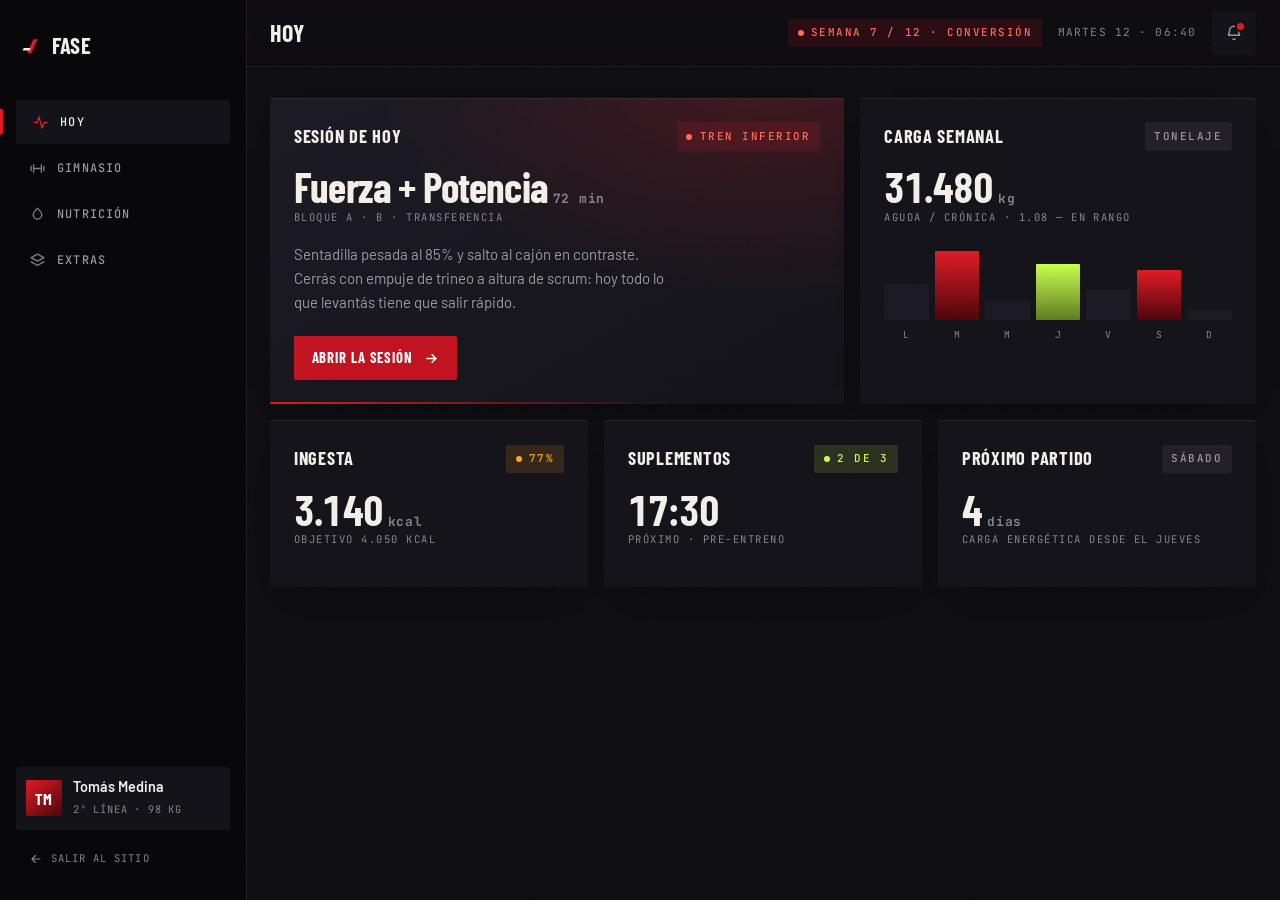
<file: fase/app.html>
<!doctype html>
<html lang="es">
<head>
<meta charset="utf-8">
<meta name="robots" content="noindex">
<title>Portal del jugador — FASE</title>
<link rel="canonical" href="app/">
<meta http-equiv="refresh" content="0; url=app/">
<script>location.replace('app/' + location.hash);</script>
</head>
<body style="background:#08070a;color:#f2efe9;font:15px/1.6 system-ui,sans-serif;padding:3rem">
<p>El portal se mudó a <a href="app/" style="color:#ff6b5e">/app/</a>.</p>
</body>
</html>
</file>
<file: fase/base.css>
/* ==========================================================================
   FASE — Alto rendimiento para rugby
   base.css · tokens, reset, primitivas compartidas (landing + portal)
   ========================================================================== */

@import url('https://fonts.googleapis.com/css2?family=Barlow+Condensed:wght@500;600;700&family=Barlow:wght@400;500;600;700&family=JetBrains+Mono:wght@400;500;700&display=swap');

/* ---------- TOKENS ------------------------------------------------------ */
:root{
  /* Negros: nunca #000 plano. Escala con leve deriva violeta para que el rojo
     no se vea "sucio" encima. */
  --void:      #08070a;   /* fondo raíz */
  --pitch:     #0e0d12;   /* fondo de sección alterna */
  --surface:   #141319;   /* tarjeta / panel */
  --surface-2: #1b1a22;   /* panel elevado, hover */
  --line:      #272630;   /* separador (casi nunca visible como borde) */
  --line-soft: rgba(242,239,233,.07);

  /* Tinta */
  --bone:      #f2efe9;   /* texto principal — 17:1 sobre --void */
  --ash:       #9a97a4;   /* texto secundario — 6.6:1 */
  --ash-dim:   #85828f;   /* metadatos — 5.35:1 sobre --void, 4.55:1 sobre --surface-2 */

  /* Rojos: tres, cada uno con un trabajo distinto. */
  --red:       #e01b24;   /* marca / display grande / fills gráficos */
  --red-hot:   #ff2e17;   /* glow, gradientes, energía */
  --red-btn:   #c1121f;   /* relleno de botón + texto blanco = 6.2:1 */
  --red-ink:   #ff6b5e;   /* texto rojo chico sobre negro = 7.1:1 */
  --red-deep:  #4a060b;   /* sombra/gradiente profundo */

  /* Señal: se usa en <2% de la superficie. Solo "hecho / óptimo". */
  --signal:    #c8ff4d;
  --amber:     #f5a524;   /* carbohidratos, alerta media */

  /* Tipografía */
  --display: 'Barlow Condensed', 'Arial Narrow', system-ui, sans-serif;
  --body:    'Barlow', -apple-system, BlinkMacSystemFont, 'Segoe UI', system-ui, sans-serif;
  --mono:    'JetBrains Mono', ui-monospace, 'SF Mono', Consolas, monospace;

  /* Ritmo */
  --shell: 1280px;
  --gutter: clamp(1.25rem, 4vw, 3.5rem);
  --s1: .5rem;  --s2: 1rem;  --s3: 1.5rem; --s4: 2.5rem;
  --s5: 4rem;   --s6: 6rem;  --s7: 9rem;

  /* Movimiento */
  --ease-out:  cubic-bezier(.16,1,.3,1);      /* entradas */
  --ease-in:   cubic-bezier(.7,0,.84,0);      /* salidas, más rápidas */
  --ease-snap: cubic-bezier(.34,1.56,.64,1);  /* micro, con overshoot mínimo */
  --t-fast: 140ms; --t-mid: 260ms; --t-slow: 620ms;

  /* Geometría: 2px. Ni pill ni 0. Lo justo para que no lea "cuadrado". */
  --r: 2px;
  --skew: -4deg;
}

*,*::before,*::after{ box-sizing:border-box; }
/* Gana siempre sobre display:grid/flex de los componentes. */
[hidden]{ display:none !important; }
/* clip (no hidden): recorta el ticker rotado y el grano sin volver a <html>
   un contenedor de scroll, así sticky y fixed siguen funcionando. */
html{ -webkit-text-size-adjust:100%; scroll-behavior:smooth; overflow-x:clip; }
@media (prefers-reduced-motion:reduce){ html{ scroll-behavior:auto; } }

body{
  margin:0;
  background:var(--void);
  color:var(--bone);
  font:400 17px/1.6 var(--body);
  -webkit-font-smoothing:antialiased;
  text-rendering:optimizeLegibility;
  overflow-x:hidden;
}

img,svg,video{ display:block; max-width:100%; }
a{ color:inherit; }
button{ font:inherit; color:inherit; cursor:pointer; }
::selection{ background:var(--red); color:#fff; }

/* Foco visible SIEMPRE. Anillo doble para que funcione sobre rojo y sobre negro. */
:focus-visible{
  outline:2px solid var(--bone);
  outline-offset:3px;
  box-shadow:0 0 0 5px rgba(224,27,36,.55);
  border-radius:var(--r);
}

.skip{
  position:absolute; left:-9999px; top:0; z-index:999;
  background:var(--bone); color:var(--void);
  padding:.75rem 1.25rem; font-weight:700;
}
.skip:focus{ left:1rem; top:1rem; }

/* ---------- TIPOGRAFÍA -------------------------------------------------- */
.display{
  font-family:var(--display);
  font-weight:700;
  text-transform:uppercase;
  line-height:.86;
  letter-spacing:-.015em;
  margin:0;
}
h1.display{ font-size:clamp(3.4rem, 11vw, 10.5rem); }
h2.display{ font-size:clamp(2.6rem, 7vw, 6rem); }
h3.display{ font-size:clamp(1.6rem, 3vw, 2.6rem); letter-spacing:0; }

.eyebrow{
  font-family:var(--mono);
  font-size:.72rem; font-weight:500;
  letter-spacing:.22em; text-transform:uppercase;
  color:var(--red-ink);
  margin:0 0 var(--s2);
  display:flex; align-items:center; gap:.65rem;
}
.eyebrow::before{
  content:''; width:26px; height:2px; background:var(--red);
  flex:none;
}
.lede{ font-size:clamp(1.05rem,1.6vw,1.3rem); color:var(--ash); max-width:56ch; }
.num{ font-family:var(--mono); font-variant-numeric:tabular-nums; }

/* ---------- LAYOUT ------------------------------------------------------ */
.shell{ width:min(100% - var(--gutter)*2, var(--shell)); margin-inline:auto; }
.section{ position:relative; padding:var(--s7) 0; }

/* ---------- BOTONES ----------------------------------------------------- */
.btn{
  --bg:var(--red-btn); --fg:#fff;
  position:relative; display:inline-flex; align-items:center; gap:.7rem;
  min-height:52px; padding:0 1.6rem;
  background:var(--bg); color:var(--fg);
  font-family:var(--display); font-size:1.05rem; font-weight:700;
  text-transform:uppercase; letter-spacing:.06em; text-decoration:none;
  border:0; border-radius:var(--r);
  overflow:hidden; isolation:isolate;
  transition:transform var(--t-fast) var(--ease-snap),
             box-shadow var(--t-mid) var(--ease-out);
}
/* Barrido diagonal: la capa entra desde abajo-izq en hover. */
.btn::before{
  content:''; position:absolute; inset:-2px; z-index:-1;
  background:linear-gradient(100deg, var(--red-hot), var(--red));
  transform:translate3d(-101%,0,0) skewX(-12deg);
  transition:transform var(--t-mid) var(--ease-out);
}
.btn:hover::before,.btn:focus-visible::before{ transform:translate3d(0,0,0) skewX(-12deg); }
.btn:hover{ transform:translateY(-2px); box-shadow:0 12px 32px -12px rgba(224,27,36,.75); }
.btn:active{ transform:translateY(0) scale(.985); transition-duration:60ms; }
.btn .btn-ico{ transition:transform var(--t-mid) var(--ease-out); }
.btn:hover .btn-ico{ transform:translateX(4px); }

.btn-ghost{ --bg:transparent; --fg:var(--bone); box-shadow:inset 0 0 0 1px var(--line); }
.btn-ghost::before{ background:linear-gradient(100deg,#26242e,#17161d); }
.btn-ghost:hover{ box-shadow:inset 0 0 0 1px var(--red), 0 12px 30px -14px rgba(0,0,0,.9); }
.btn-sm{ min-height:44px; padding:0 1.1rem; font-size:.92rem; }

/* ---------- MARCA ------------------------------------------------------- */
/* Vive acá y no en site.css: el portal también la usa en el rail lateral y,
   sin estas reglas, el SVG se dibujaba a tamaño intrínseco. */
.brand{
  display:flex; align-items:center; gap:.55rem; min-height:44px;
  font-family:var(--display); font-weight:700; font-size:1.5rem;
  text-transform:uppercase; letter-spacing:.02em; text-decoration:none;
  margin-right:auto;
}
.brand svg{ width:22px; height:22px; flex:none; }
.brand .slash{ fill:var(--red); transition:transform var(--t-mid) var(--ease-snap); transform-origin:50% 50%; }
.brand:hover .slash{ transform:skewX(-14deg) translateX(2px); }

/* ---------- ETIQUETAS / CHIPS ------------------------------------------- */
.tag{
  display:inline-flex; align-items:center; gap:.45rem;
  font-family:var(--mono); font-size:.68rem; font-weight:500;
  letter-spacing:.14em; text-transform:uppercase;
  padding:.35rem .6rem; border-radius:var(--r);
  background:rgba(242,239,233,.06); color:var(--ash);
  white-space:nowrap;
}
.tag-red{ background:rgba(224,27,36,.14); color:var(--red-ink); }
.tag-ok{ background:rgba(200,255,77,.12); color:var(--signal); }
.tag-amber{ background:rgba(245,165,36,.14); color:var(--amber); }
.tag .dot{ width:6px; height:6px; border-radius:50%; background:currentColor; flex:none; }

/* ---------- TEXTURA ----------------------------------------------------- */
/* Grano: rompe los degradados y mata el look "render de IA". */
.grain{
  position:fixed; inset:-120px; z-index:1; pointer-events:none;
  opacity:.05; mix-blend-mode:overlay;
  background-image:url("data:image/svg+xml,%3Csvg xmlns='http://www.w3.org/2000/svg' width='220' height='220'%3E%3Cfilter id='n'%3E%3CfeTurbulence type='fractalNoise' baseFrequency='.82' numOctaves='3'/%3E%3C/filter%3E%3Crect width='220' height='220' filter='url(%23n)'/%3E%3C/svg%3E");
}

/* Líneas de cancha: diagonales tenues, nunca una grilla ortogonal. */
.field-lines{
  position:absolute; inset:0; pointer-events:none; opacity:.5;
  background-image:repeating-linear-gradient(
    100deg, transparent 0 118px,
    rgba(242,239,233,.035) 118px 119px);
  mask-image:linear-gradient(to bottom, transparent, #000 22%, #000 78%, transparent);
}

/* ---------- ANIMACIONES DE SCROLL (base) -------------------------------- */
/* Todo arranca visible. La clase .js del <html> es la que habilita el ocultamiento:
   sin JS o con crawler, el contenido se ve íntegro. */
.js [data-reveal]{ opacity:0; }
.js [data-reveal="up"]   { transform:translate3d(0,26px,0); }
.js [data-reveal="left"] { transform:translate3d(-32px,0,0); }
.js [data-reveal="cut"]  { clip-path:inset(0 0 100% 0); transform:translate3d(0,14px,0); }
.js [data-reveal]{
  transition:opacity var(--t-slow) var(--ease-out),
             transform var(--t-slow) var(--ease-out),
             clip-path var(--t-slow) var(--ease-out);
  transition-delay:var(--d,0ms);
  will-change:opacity, transform;
}
.js [data-reveal].in{ opacity:1; transform:none; clip-path:inset(0 0 0 0); }

@media (prefers-reduced-motion:reduce){
  .js [data-reveal]{ opacity:1 !important; transform:none !important; clip-path:none !important; transition:none !important; }
  *,*::before,*::after{ animation-duration:.001ms !important; animation-iteration-count:1 !important; transition-duration:.001ms !important; }
  .btn::before{ display:none; }
}

.sr-only{
  position:absolute; width:1px; height:1px; padding:0; margin:-1px;
  overflow:hidden; clip:rect(0 0 0 0); white-space:nowrap; border:0;
}
</file>
<file: fase/site.css>
/* ==========================================================================
   FASE · site.css — landing pública
   Fotografía tratada en duotono + tipografía de cartel. El rojo entra como
   lavado sobre la foto, nunca como caja de color.
   ========================================================================== */

/* ---------- PORTADA CINEMÁTICA ------------------------------------------ */
.cover{
  position:fixed; inset:0; z-index:300;
  background:var(--void);
  display:grid; place-items:center;
  transition:clip-path 900ms var(--ease-in), opacity 300ms linear 600ms;
  clip-path:inset(0 0 0 0);
}
.cover.out{ clip-path:inset(0 0 100% 0); opacity:0; pointer-events:none; }
.cover-in{ text-align:center; }
.cover-mark{
  font-family:var(--display); font-weight:700; text-transform:uppercase;
  font-size:clamp(4rem,16vw,13rem); line-height:.8; letter-spacing:-.02em;
  margin:0; color:var(--bone);
}
.cover-mark i{ color:var(--red); font-style:normal; }
.cover-clock{
  font-family:var(--mono); font-size:.8rem; letter-spacing:.3em;
  color:var(--ash-dim); margin-top:1.2rem; text-transform:uppercase;
}
.cover-bar{
  position:absolute; left:0; bottom:0; height:3px; width:0;
  background:var(--red); box-shadow:0 0 22px var(--red-hot);
}

/* ---------- SISTEMA DE FOTO --------------------------------------------- */
/* Todas las fotos vienen ya tratadas en duotono desde /assets. Acá sólo se
   les suma el lavado rojo y el oscurecido de borde, para que una foto nueva
   que Giuliano suelte en su lugar entre igual en el sistema. */
.ph{
  position:relative; overflow:hidden; isolation:isolate;
  border-radius:4px; background:var(--pitch);
  margin:0;
}
.ph img{
  display:block; width:100%; height:100%; object-fit:cover;
}
/* El asentado al cargar es un adorno, no un requisito: la foto se pinta con
   su opacidad normal siempre. Si la animación no llega a correr (pestaña
   congelada, vista previa embebida) lo peor que pasa es que no se asiente. */
@media (prefers-reduced-motion:no-preference){
  .js .ph img.ok{ animation:phIn 900ms var(--ease-out); }
}
@keyframes phIn{
  from{ transform:scale(1.045); opacity:.35; }
  to  { transform:none;         opacity:1;   }
}

.ph::after{
  content:''; position:absolute; inset:0; z-index:1; pointer-events:none;
  background:
    linear-gradient(118deg, rgba(224,27,36,.20), transparent 56%),
    linear-gradient(0deg,   rgba(8,7,10,.62),   transparent 58%);
}
.ph-4x3{ aspect-ratio:4/3; }
.ph-3x4{ aspect-ratio:3/4; }

.ph figcaption{
  position:absolute; left:0; right:0; bottom:0; z-index:2;
  padding:1.6rem 1.1rem .8rem;
  font-family:var(--mono); font-size:.66rem; letter-spacing:.1em;
  text-transform:uppercase; color:var(--ash);
}

/* ---------- NAV --------------------------------------------------------- */
.nav{
  position:fixed; top:0; left:0; right:0; z-index:200;
  transition:background var(--t-mid) var(--ease-out),
             backdrop-filter var(--t-mid) linear,
             transform 420ms var(--ease-out);
}
.nav.solid{
  background:rgba(8,7,10,.82);
  backdrop-filter:blur(14px) saturate(1.3);
  box-shadow:0 1px 0 var(--line-soft);
}
.nav.hide{ transform:translate3d(0,-104%,0); }
.nav-in{
  display:flex; align-items:center; gap:var(--s3);
  height:74px;
  transition:height var(--t-mid) var(--ease-out);
}
.nav.solid .nav-in{ height:62px; }

.nav-links{ display:flex; gap:1.45rem; }
.nav-links a{
  position:relative; display:inline-flex; align-items:center;
  min-height:44px; text-decoration:none;
  font-family:var(--mono); font-size:.72rem; font-weight:500;
  letter-spacing:.13em; text-transform:uppercase; color:var(--ash);
  transition:color var(--t-fast) linear;
}
.nav-links a::after{
  content:''; position:absolute; left:0; bottom:0; height:2px; width:100%;
  background:var(--red); transform:scaleX(0); transform-origin:right;
  transition:transform var(--t-mid) var(--ease-out);
}
.nav-links a:hover{ color:var(--bone); }
.nav-links a:hover::after{ transform:scaleX(1); transform-origin:left; }

.nav-prog{
  position:absolute; left:0; bottom:0; height:2px;
  background:linear-gradient(90deg,var(--red-deep),var(--red-hot));
  width:var(--p,0%);
}
.burger{ display:none; background:none; border:0; padding:.75rem; min-width:44px; min-height:44px; }
.burger i{ display:block; width:22px; height:2px; background:var(--bone); margin:4px 0;
  transition:transform var(--t-mid) var(--ease-out), opacity var(--t-fast); }
.burger[aria-expanded="true"] i:nth-child(1){ transform:translateY(6px) rotate(45deg); }
.burger[aria-expanded="true"] i:nth-child(2){ opacity:0; }
.burger[aria-expanded="true"] i:nth-child(3){ transform:translateY(-6px) rotate(-45deg); }

.drawer{
  position:fixed; inset:74px 0 auto; z-index:199;
  background:rgba(8,7,10,.97); backdrop-filter:blur(16px);
  padding:1.2rem var(--gutter) 2rem;
  display:grid; gap:.2rem;
}
.drawer a{
  font-family:var(--display); font-size:1.8rem; font-weight:700;
  text-transform:uppercase; text-decoration:none; padding:.4rem 0;
  border-bottom:1px solid var(--line-soft);
}
.drawer a:last-child{ border:0; color:var(--red-ink); }

/* ---------- HERO -------------------------------------------------------- */
.hero{
  position:relative; min-height:100svh;
  display:flex; align-items:flex-end;
  padding:clamp(7rem,14vh,9.5rem) 0 clamp(2.5rem,7vh,5rem);
  overflow:hidden;
}
.hero-media{ position:absolute; inset:0; z-index:0; }
.hero-media img{
  width:100%; height:100%; object-fit:cover; object-position:50% 42%;
}
/* Lavado sobre la foto: rojo por arriba a la derecha, negro hacia el pie,
   para que el titular se apoye sobre zona oscura sin tapar la imagen. */
.hero-media::after{
  content:''; position:absolute; inset:0; z-index:1;
  background:
    radial-gradient(110% 78% at 84% 16%, rgba(224,27,36,.30), transparent 58%),
    /* El titular vive abajo a la izquierda: ahí va el negro. La derecha
       queda casi limpia para que la foto se vea. */
    linear-gradient(96deg, rgba(8,7,10,.90) 0%, rgba(8,7,10,.60) 30%,
                           rgba(8,7,10,.10) 62%, rgba(8,7,10,.34) 100%),
    linear-gradient(180deg, rgba(8,7,10,.62) 0%, transparent 24%),
    linear-gradient(0deg, var(--void) 1%, rgba(8,7,10,.62) 16%, transparent 44%);
}
.hero-media .field-lines{ z-index:2; }

/* Ojo: nada de width:100% acá — pisaría el ancho con gutter de .shell. */
.hero-in{ position:relative; z-index:3; }
.hero h1{ margin:.6rem 0 0; }
.hero h1 .l{ display:block; overflow:hidden; }
.hero h1 .l > span{ display:block; }
.js .hero h1 .l > span{ transform:translate3d(0,105%,0); transition:transform 900ms var(--ease-out); transition-delay:var(--d,0ms); }
.js .hero.ready h1 .l > span{ transform:none; }
.hero h1 em{ font-style:normal; color:var(--red); }

.hero-grid{
  display:grid; grid-template-columns:minmax(0,1.55fr) minmax(0,.85fr);
  gap:var(--s4); align-items:end; margin-top:var(--s4);
}
.hero .lede{ color:#c9c6d0; }
.hero-actions{ display:flex; flex-wrap:wrap; gap:.9rem; margin-top:var(--s3); }

/* Scoreboard: datos en mono, alineados a la derecha, sin caja. */
.score{ display:grid; gap:1.1rem; }
.score-row{
  display:flex; align-items:baseline; justify-content:space-between; gap:1rem;
  padding-bottom:.7rem;
  border-bottom:1px solid rgba(242,239,233,.14);
}
.score-row b{
  font-family:var(--display); font-size:clamp(2rem,3.4vw,3.1rem); font-weight:700;
  line-height:.9; letter-spacing:-.02em;
}
.score-row span{
  font-family:var(--mono); font-size:.68rem; letter-spacing:.14em;
  text-transform:uppercase; color:var(--ash); text-align:right;
}

.scroll-cue{
  /* El ticker muerde el pie del hero con margen negativo: la pista queda por
     encima de este punto, así que la señal sube por arriba de esa mordida. */
  position:absolute; left:var(--gutter); bottom:clamp(5rem,10vh,6.5rem); z-index:4;
  font-family:var(--mono); font-size:.64rem; letter-spacing:.24em;
  text-transform:uppercase; color:var(--ash-dim);
  display:flex; align-items:center; gap:.6rem;
}
.scroll-cue i{ display:block; width:1px; height:34px; background:linear-gradient(var(--red),transparent); animation:cue 2.2s var(--ease-out) infinite; transform-origin:top; }
@keyframes cue{ 0%{ transform:scaleY(0); } 45%{ transform:scaleY(1);} 100%{ transform:scaleY(1); opacity:0; } }

/* ---------- TICKER DIAGONAL --------------------------------------------- */
.ticker{
  position:relative; z-index:5; overflow:hidden;  /* sin esto la pista ensancha el documento */
  background:var(--red); color:var(--void);
  transform:rotate(-1.6deg) scaleX(1.06);
  margin:calc(var(--s5) * -1) 0 var(--s6);
  padding:.7rem 0;
  box-shadow:0 20px 60px -30px #000;
}
.ticker-track{ display:flex; gap:0; width:max-content; animation:slide 34s linear infinite; }
.ticker:hover .ticker-track{ animation-play-state:paused; }
.ticker span{
  font-family:var(--display); font-weight:700; font-size:1.35rem;
  text-transform:uppercase; letter-spacing:.06em;
  padding:0 1.4rem; display:flex; align-items:center; gap:1.4rem; white-space:nowrap;
}
.ticker span::after{ content:''; width:7px; height:7px; background:var(--void); transform:rotate(45deg); }
@keyframes slide{ to{ transform:translate3d(-50%,0,0); } }

/* ---------- LISTAS CON MARCA -------------------------------------------- */
.marks{ list-style:none; margin:1.1rem 0 0; padding:0; display:grid; gap:.5rem; }
.marks li{ position:relative; padding-left:1.4rem; font-size:.92rem; color:var(--ash); }
.marks li::before{
  content:''; position:absolute; left:0; top:.6em; width:8px; height:2px; background:var(--red);
}
.marks-lg li{ font-size:1rem; }
.note{
  font-family:var(--mono); font-size:.72rem; line-height:1.7;
  letter-spacing:.05em; color:var(--ash-dim); margin:1.1rem 0 0;
}

/* ---------- TORNEOS ------------------------------------------------------ */
.torneos{ padding-top:var(--s5); }
.torneo-grid{
  display:grid; grid-template-columns:repeat(3,minmax(0,1fr));
  gap:var(--s4) var(--s3); margin-top:var(--s6);
}
/* Escalonado: las columnas no arrancan a la misma altura. Nada de grilla. */
.torneo:nth-child(2){ margin-top:var(--s4); }
.torneo:nth-child(3){ margin-top:calc(var(--s4) * 2); }
.torneo .ph{ margin-bottom:var(--s3); }
.torneo .eyebrow{ margin-bottom:.7rem; }
.torneo h3{ margin:0 0 .9rem; }
.torneo p{ margin:0; color:var(--ash); font-size:.96rem; }
.torneo .ph img{ transition:transform 1200ms var(--ease-out); }
.torneo:hover .ph img.ok{ transform:scale(1.04); }

/* ---------- FILOSOFÍA --------------------------------------------------- */
.filo{ background:var(--pitch); position:relative; }
/* Corte diagonal superior: la sección "entra" en cuña, no como bloque. */
.filo::before{
  content:''; position:absolute; top:-1px; left:0; right:0; height:110px;
  background:var(--void); clip-path:polygon(0 0, 100% 0, 100% 0, 0 100%);
}
.filo-head{ display:grid; grid-template-columns:minmax(0,1fr) minmax(0,.9fr); gap:var(--s4); align-items:end; margin-bottom:var(--s6); }
.filo-head h2 em{ color:var(--red); font-style:normal; }
.filo-head strong{ color:var(--bone); font-weight:600; }

.principios{ display:grid; gap:0; }
.principio{
  position:relative;
  display:grid; grid-template-columns:auto minmax(0,1fr) minmax(0,1.05fr);
  gap:var(--s4); align-items:start;
  padding:var(--s4) 0;
  border-top:1px solid var(--line-soft);
  transition:background var(--t-mid) var(--ease-out);
}
.principio:hover{ background:linear-gradient(100deg, rgba(224,27,36,.09), transparent 62%); }
.principio:last-child{ border-bottom:1px solid var(--line-soft); }
.principio .n{
  font-family:var(--mono); font-size:.8rem; font-weight:700; color:var(--red);
  padding-top:.55rem; min-width:3ch;
}
.principio h3{ margin:0; }
.principio p{ margin:0; color:var(--ash); }
/* La foto sale del ancho del texto y muerde el margen: rompe la columna. */
.principio-ph{
  grid-column:4; grid-row:1 / span 2;
  width:clamp(200px, 22vw, 320px);
  margin:-1.4rem 0 -1.4rem var(--s3);
  align-self:center;
}
.principio:has(.principio-ph){ grid-template-columns:auto minmax(0,1fr) minmax(0,1.05fr) auto; }
/* Barra roja que crece desde la izquierda al entrar en viewport */
.principio::after{
  content:''; position:absolute; top:-1px; left:0; height:1px; width:100%;
  background:var(--red); transform:scaleX(0); transform-origin:left;
  transition:transform 700ms var(--ease-out); transition-delay:var(--d,0ms);
}
.principio.in::after{ transform:scaleX(1); }

/* ---------- QUIEBRE A SANGRE -------------------------------------------- */
.quiebre{
  position:relative; isolation:isolate;
  min-height:clamp(420px, 62vh, 680px);
  display:flex; align-items:center;
  padding:var(--s6) 0;
  margin:var(--s6) 0;
}
.quiebre-ph{
  position:absolute; inset:0; z-index:0; border-radius:0;
}
.quiebre-ph::after{
  background:
    linear-gradient(90deg, rgba(8,7,10,.92) 0%, rgba(8,7,10,.74) 30%,
                           rgba(8,7,10,.12) 68%, rgba(74,6,11,.28) 100%),
    linear-gradient(0deg,   var(--void), transparent 15%),
    linear-gradient(180deg, var(--void), transparent 13%);
}
.quiebre-in{ position:relative; z-index:2; }
.quiebre blockquote{ margin:0; }
.quiebre blockquote p{
  font-size:clamp(2.2rem,5.6vw,4.6rem);
  margin:0; max-width:14ch;
}
.quiebre blockquote footer{
  margin-top:1.6rem; max-width:42ch;
  font-family:var(--mono); font-size:.78rem; line-height:1.9;
  letter-spacing:.06em; color:var(--ash);
}

/* ---------- PUESTOS (interactiva) --------------------------------------- */
.dentro-head{ max-width:62ch; margin-bottom:var(--s5); }
.puestos{ position:relative; overflow:hidden; }

.pu-tabs{
  display:flex; flex-wrap:wrap; gap:.35rem;
  margin-bottom:var(--s3);
}
.pu-tab{
  position:relative; background:none; border:0;
  padding:.85rem 1.2rem; border-radius:99px;
  font-family:var(--mono); font-size:.72rem; font-weight:500;
  letter-spacing:.12em; text-transform:uppercase; color:var(--ash);
  box-shadow:inset 0 0 0 1px var(--line);
  transition:color var(--t-fast) linear, box-shadow var(--t-mid) var(--ease-out),
             background var(--t-mid) var(--ease-out);
}
.pu-tab:hover{ color:var(--bone); box-shadow:inset 0 0 0 1px var(--ash-dim); }
.pu-tab[aria-selected="true"]{
  color:#fff; background:var(--red-btn);
  box-shadow:inset 0 0 0 1px var(--red), 0 10px 26px -14px rgba(224,27,36,.9);
}

.pu-panels{ position:relative; }
.pu-panel{ display:none; }
.pu-panel.on{
  display:grid; grid-template-columns:minmax(0,.86fr) minmax(0,1.14fr);
  gap:var(--s4); align-items:center;
  animation:puIn 560ms var(--ease-out);
}
@keyframes puIn{
  from{ opacity:0; transform:translate3d(0,18px,0); clip-path:inset(0 0 16% 0); }
  to  { opacity:1; transform:none; clip-path:inset(0 0 0 0); }
}
.pu-ph{ aspect-ratio:5/6; }
/* La foto se sale del ritmo: queda un poco rotada y desbordada. */
.pu-panel:nth-child(odd)  .pu-ph{ transform:rotate(-.9deg); }
.pu-panel:nth-child(even) .pu-ph{ transform:rotate(.9deg); }
.pu-body h3{ margin:.5rem 0 1rem; }
.pu-body > p{ color:var(--ash); margin:0; max-width:52ch; }

.bars{ display:grid; gap:.75rem; margin:var(--s3) 0 0; max-width:42rem; }
.bar{ display:grid; grid-template-columns:minmax(0,1fr); gap:.35rem; }
.bar span{
  font-family:var(--mono); font-size:.68rem; letter-spacing:.1em;
  text-transform:uppercase; color:var(--ash);
}
.bar i{
  display:block; height:6px; border-radius:99px;
  background:linear-gradient(90deg,var(--red-deep),var(--red-hot));
  width:0; transition:width 900ms var(--ease-out);
}
.pu-panel.on .bar i{ width:var(--w); }

/* ---------- LA APP ------------------------------------------------------ */
.app-sec{ background:var(--pitch); position:relative; }
.app-sec::before{
  content:''; position:absolute; top:-1px; left:0; right:0; height:110px;
  background:var(--void); clip-path:polygon(0 0, 100% 0, 0 100%);
}
.app-head{
  display:grid; grid-template-columns:minmax(0,1.1fr) minmax(0,.9fr);
  gap:var(--s5); align-items:center;
}
.app-head h2 em{ color:var(--red); font-style:normal; }

/* Marco de celular. Lo justo para leer "app": bordes muy redondeados,
   pantalla real adentro, inclinación leve. */
.phone{ display:flex; justify-content:center; }
.phone-body{
  position:relative; width:min(310px, 78vw);
  padding:11px; border-radius:42px;
  background:linear-gradient(160deg,#2a2833,#111016 60%);
  box-shadow:
    0 60px 100px -50px #000,
    0 0 0 1px rgba(242,239,233,.08),
    inset 0 1px 0 rgba(242,239,233,.13);
  transform:rotate(-2.2deg);
  transition:transform 800ms var(--ease-out);
}
.app-head:hover .phone-body{ transform:rotate(-.6deg) translateY(-6px); }
.phone-notch{
  position:absolute; top:11px; left:50%; transform:translateX(-50%);
  width:96px; height:20px; border-radius:0 0 14px 14px;
  background:#111016; z-index:3;
}
.phone-screen{
  position:relative; border-radius:32px; overflow:hidden;
  background:var(--pitch); padding:2.1rem .8rem .8rem;
  min-height:520px;
  box-shadow:inset 0 0 0 1px rgba(8,7,10,.9);
}
.ps-top{ display:flex; align-items:center; justify-content:space-between; margin-bottom:.9rem; }
.ps-top b{ font-family:var(--display); font-size:1.5rem; text-transform:uppercase; }
.ps-card{
  padding:.9rem; border-radius:6px; margin-bottom:.7rem;
  background:linear-gradient(150deg, rgba(224,27,36,.2), var(--surface) 62%);
}
.ps-k{ font-family:var(--mono); font-size:.6rem; letter-spacing:.18em; text-transform:uppercase; color:var(--red-ink); margin:0 0 .35rem; }
.ps-v{ font-family:var(--display); font-size:1.5rem; font-weight:700; text-transform:uppercase; margin:0; letter-spacing:.01em; }
.ps-v small{ font-family:var(--mono); font-size:.62rem; color:var(--ash); margin-left:.4rem; letter-spacing:.1em; }
.ps-s{ font-family:var(--mono); font-size:.62rem; color:var(--ash-dim); margin:.3rem 0 0; letter-spacing:.08em; }
.ps-row{
  display:flex; align-items:center; gap:.5rem;
  padding:.55rem .7rem; border-radius:4px; margin-bottom:.3rem;
  background:linear-gradient(100deg,var(--surface-2),transparent 76%);
}
.ps-row b{ font-size:.76rem; font-weight:600; flex:1; min-width:0; }
.ps-row i{ font-family:var(--mono); font-style:normal; font-size:.62rem; color:var(--ash); }
.ps-row i.k{ color:var(--red-ink); }
.ps-macros{ display:grid; gap:.55rem; margin:1rem 0 0; }
.ps-m span{ display:block; font-family:var(--mono); font-size:.58rem; letter-spacing:.12em; text-transform:uppercase; color:var(--ash-dim); margin-bottom:.25rem; }
.ps-m i{ display:block; height:5px; border-radius:99px; background:var(--surface-2); position:relative; overflow:hidden; }
.ps-m i::after{
  content:''; position:absolute; inset:0 auto 0 0; width:var(--w);
  border-radius:99px; background:linear-gradient(90deg,var(--red-deep),var(--red));
}
.ps-m.c i::after{ background:linear-gradient(90deg,#7a4f00,var(--amber)); }
.ps-m.g i::after{ background:linear-gradient(90deg,#3c4a2a,var(--signal)); }
.ps-tabs{
  position:absolute; left:0; right:0; bottom:0;
  display:grid; grid-template-columns:repeat(4,1fr); gap:.5rem;
  padding:.85rem 1.2rem 1rem; background:rgba(8,7,10,.9);
}
.ps-tabs i{ height:3px; border-radius:99px; background:var(--line); }
.ps-tabs i.on{ background:var(--red); box-shadow:0 0 14px var(--red-hot); }

/* ---------- BLOQUE / TIMELINE ------------------------------------------- */
.bloque{ background:var(--void); position:relative; overflow:hidden; }
/* La foto se ancla al pie y se disuelve hacia arriba: las cuatro fases quedan
   sobre negro y la cancha sólo asoma detrás de la última fila. */
.bloque-ph{
  position:absolute; left:0; right:0; bottom:0; z-index:0;
  height:62%; border-radius:0;
}
.bloque-ph::after{
  background:
    linear-gradient(0deg,   rgba(8,7,10,.72), rgba(8,7,10,.86) 40%, var(--void) 92%),
    linear-gradient(104deg, rgba(224,27,36,.16), transparent 62%);
}
.bloque .shell{ position:relative; z-index:1; }
.fases{ display:grid; grid-template-columns:repeat(4,minmax(0,1fr)); gap:1px; margin-top:var(--s5); background:var(--line-soft); }
.fase{
  position:relative; background:rgba(8,7,10,.72); backdrop-filter:blur(2px);
  padding:var(--s3) 1.4rem var(--s4);
  transition:background var(--t-mid) var(--ease-out), transform var(--t-mid) var(--ease-out);
}
.fase:hover{ background:rgba(27,26,34,.92); transform:translateY(-6px); }
.fase .wk{ font-family:var(--mono); font-size:.7rem; letter-spacing:.16em; color:var(--red-ink); text-transform:uppercase; }
.fase h3{ margin:.7rem 0 .5rem; }
.fase p{ margin:0; font-size:.95rem; color:var(--ash); }
.fase .ghost{
  position:absolute; right:.6rem; bottom:-.9rem; z-index:0;
  font-family:var(--display); font-size:6rem; font-weight:700; line-height:1;
  color:rgba(242,239,233,.035); pointer-events:none;
}

/* ---------- TRADICIÓN ---------------------------------------------------- */
.trad{ padding:var(--s6) 0; background:var(--pitch); }
.trad-in{
  display:grid; grid-template-columns:minmax(0,1fr) minmax(0,1fr);
  gap:var(--s5); align-items:center;
}
.trad-ph{ aspect-ratio:16/10; transform:rotate(-1.2deg); }
.trad-ph::after{
  background:
    linear-gradient(118deg, rgba(224,27,36,.14), transparent 60%),
    linear-gradient(0deg, rgba(8,7,10,.8), transparent 46%);
}

/* ---------- PLANES ------------------------------------------------------ */
.planes{ display:grid; grid-template-columns:repeat(3,minmax(0,1fr)); gap:var(--s3); align-items:end; margin-top:var(--s5); }
.plan{
  position:relative; padding:var(--s4) 1.6rem var(--s3);
  background:linear-gradient(170deg,var(--surface),var(--pitch));
  border-radius:4px; overflow:hidden;
  transition:transform var(--t-mid) var(--ease-out), box-shadow var(--t-mid) var(--ease-out);
}
.plan::before{
  content:''; position:absolute; inset:0 0 auto; height:2px;
  background:linear-gradient(90deg,transparent,var(--line),transparent);
}
.plan:hover{ transform:translateY(-8px); box-shadow:0 30px 60px -40px #000; }
/* La del medio no es "la caja destacada": está desplazada y girada 1° */
.plan.hot{
  transform:translateY(-26px) rotate(-.7deg);
  background:linear-gradient(170deg,#20121a,var(--pitch));
  box-shadow:0 40px 80px -50px var(--red-deep);
}
.plan.hot::before{ background:linear-gradient(90deg,var(--red-deep),var(--red-hot),var(--red-deep)); height:3px; }
.plan.hot:hover{ transform:translateY(-34px) rotate(-.7deg); }
.plan h3{ margin:.9rem 0 .2rem; }
.plan .price{ font-family:var(--display); font-size:3rem; font-weight:700; line-height:1; letter-spacing:-.02em; }
.plan .price small{ font-family:var(--mono); font-size:.7rem; color:var(--ash-dim); letter-spacing:.1em; display:block; margin-top:.35rem; text-transform:uppercase; }
.plan ul{ list-style:none; margin:var(--s3) 0; padding:0; display:grid; gap:.55rem; }
.plan li{ position:relative; padding-left:1.5rem; font-size:.95rem; color:var(--ash); }
.plan li::before{
  content:''; position:absolute; left:0; top:.55em; width:8px; height:2px;
  background:var(--red);
}
.plan .btn{ width:100%; justify-content:center; }

/* ---------- PREGUNTAS --------------------------------------------------- */
.faq{ background:var(--pitch); position:relative; }
.faq::before{
  content:''; position:absolute; top:-1px; left:0; right:0; height:110px;
  background:var(--void); clip-path:polygon(0 0, 100% 0, 100% 0, 0 100%);
}
.faq-in{ display:grid; grid-template-columns:minmax(0,.8fr) minmax(0,1.2fr); gap:var(--s5); align-items:start; }
.faq-ph{ margin-top:var(--s4); transform:rotate(1.4deg); }

.qs details{
  border-top:1px solid var(--line-soft);
  transition:background var(--t-mid) var(--ease-out);
}
.qs details:last-child{ border-bottom:1px solid var(--line-soft); }
.qs details[open]{ background:linear-gradient(100deg, rgba(224,27,36,.07), transparent 66%); }
.qs summary{
  list-style:none; cursor:pointer;
  display:flex; align-items:center; justify-content:space-between; gap:1.2rem;
  padding:1.3rem .4rem;
  font-family:var(--display); font-size:clamp(1.15rem,2vw,1.55rem); font-weight:600;
  text-transform:uppercase; letter-spacing:.005em; line-height:1.15;
}
.qs summary::-webkit-details-marker{ display:none; }
.qs summary::after{
  content:''; flex:none; width:14px; height:14px;
  background:
    linear-gradient(var(--red),var(--red)) center/14px 2px no-repeat,
    linear-gradient(var(--red),var(--red)) center/2px 14px no-repeat;
  transition:transform var(--t-mid) var(--ease-snap);
}
.qs details[open] summary::after{ transform:rotate(135deg); background-size:14px 2px, 0 0; }
.qs summary:hover{ color:var(--bone); }
.qs details p{
  margin:0 .4rem; padding:0 0 1.4rem;
  color:var(--ash); max-width:62ch;
}

/* ---------- CTA FINAL (inversión total) --------------------------------- */
.cierre{
  position:relative; background:var(--red); color:var(--void);
  padding:var(--s7) 0; overflow:hidden;
  clip-path:polygon(0 5vw, 100% 0, 100% 100%, 0 100%);
  margin-top:calc(var(--s5) * -1);
}
.cierre-in{
  position:relative; z-index:1;
  display:grid; grid-template-columns:minmax(0,1fr) minmax(0,.82fr);
  gap:var(--s5); align-items:start;
}
.cierre .eyebrow{ color:rgba(8,7,10,.72); }
.cierre .eyebrow::before{ background:var(--void); }
.cierre h2{ color:var(--void); max-width:16ch; }
.cierre-p{ color:rgba(8,7,10,.8); max-width:48ch; font-size:1.12rem; margin:1.2rem 0 0; }
.cierre .btn{ --bg:var(--void); --fg:var(--bone); }
.cierre .btn::before{ background:linear-gradient(100deg,#1d1b24,#08070a); }
.cierre .big{
  /* Arriba a la derecha entraba justo detrás del formulario. Sube hasta
     salirse del recorte: queda como textura de borde, no como fondo del form. */
  position:absolute; right:-3vw; top:-14%; z-index:0;
  font-family:var(--display); font-weight:700; font-size:clamp(9rem,26vw,24rem);
  line-height:.8; color:rgba(8,7,10,.09); pointer-events:none; user-select:none;
}

/* ---------- FORMULARIO --------------------------------------------------- */
.form{ display:grid; gap:.85rem; }
.f-2{ display:grid; grid-template-columns:1fr 1fr; gap:.85rem; }
.f-row{ display:grid; gap:.3rem; }
.f-row label{
  font-family:var(--mono); font-size:.66rem; letter-spacing:.16em;
  text-transform:uppercase; color:rgba(8,7,10,.72);
}
.f-row input, .f-row select{
  width:100%; min-height:50px; padding:0 .9rem;
  font:400 16px/1.4 var(--body); color:var(--void);
  background:rgba(255,255,255,.88);
  border:0; border-radius:4px;
  box-shadow:inset 0 0 0 1px rgba(8,7,10,.22);
  transition:box-shadow var(--t-fast) linear, background var(--t-fast) linear;
}
.f-row select{ appearance:none; cursor:pointer;
  background-image:linear-gradient(45deg,transparent 50%,#08070a 50%),linear-gradient(135deg,#08070a 50%,transparent 50%);
  background-position:calc(100% - 18px) 22px, calc(100% - 12px) 22px;
  background-size:6px 6px, 6px 6px; background-repeat:no-repeat;
}
.f-row input:focus, .f-row select:focus{
  outline:none; background:#fff;
  box-shadow:inset 0 0 0 2px var(--void);
}
.f-row input:focus-visible, .f-row select:focus-visible{ outline:2px solid var(--void); outline-offset:2px; box-shadow:inset 0 0 0 2px var(--void); }
.f-row input::placeholder{ color:rgba(8,7,10,.42); }
.f-row input.bad{ box-shadow:inset 0 0 0 2px #6b0710; background:#fff2f1; }
.form .btn{ margin-top:.3rem; justify-content:center; }
.f-msg{
  margin:0; min-height:1.2em;
  font-family:var(--mono); font-size:.74rem; letter-spacing:.06em;
  color:rgba(8,7,10,.9);
}
.f-msg.ok{ font-weight:700; }
.f-note{
  margin:0; font-family:var(--mono); font-size:.64rem; letter-spacing:.1em;
  text-transform:uppercase; color:rgba(8,7,10,.68);
}

/* ---------- FOOTER ------------------------------------------------------ */
.foot{ padding:var(--s5) 0 var(--s4); background:var(--void); }
.foot-grid{
  display:grid; grid-template-columns:minmax(0,1.5fr) repeat(2,minmax(0,.8fr)) minmax(0,1.1fr);
  gap:var(--s4) var(--s3); padding-bottom:var(--s4);
}
.foot-grid .brand{ margin:0 0 .9rem; }
.foot-t{
  font-family:var(--mono); font-size:.66rem; letter-spacing:.2em;
  text-transform:uppercase; color:var(--red-ink); margin:0 0 .9rem;
}
.foot-p{ margin:0; font-size:.9rem; color:var(--ash); max-width:34ch; }
.foot-grid nav{ display:grid; gap:.45rem; align-content:start; }
.foot-grid nav a{
  font-size:.92rem; color:var(--ash); text-decoration:none;
  transition:color var(--t-fast) linear, padding-left var(--t-fast) var(--ease-out);
}
.foot-grid nav a:hover{ color:var(--bone); padding-left:.3rem; }

.creditos{ border-top:1px solid var(--line-soft); padding-top:var(--s3); }
.creditos summary{
  list-style:none; cursor:pointer;
  font-family:var(--mono); font-size:.7rem; letter-spacing:.14em;
  text-transform:uppercase; color:var(--ash);
  display:flex; align-items:center; gap:.6rem;
  min-height:44px;
}
.creditos summary::-webkit-details-marker{ display:none; }
.creditos summary::before{ content:'+'; color:var(--red); font-size:1rem; line-height:1; }
.creditos[open] summary::before{ content:'–'; }
.creditos summary:hover{ color:var(--bone); }
.cr-intro{ font-size:.88rem; color:var(--ash); max-width:66ch; margin:.4rem 0 1rem; }
.cr-list{ list-style:none; margin:0 0 var(--s3); padding:0; display:grid; gap:.5rem;
  grid-template-columns:repeat(auto-fit,minmax(min(100%,22rem),1fr)); }
.cr-list li{ font-family:var(--mono); font-size:.68rem; line-height:1.8; color:var(--ash-dim); letter-spacing:.02em; }
.cr-list b{ color:var(--ash); font-weight:500; }
.cr-list a{ color:var(--red-ink); text-decoration:none; }
.cr-list a:hover{ text-decoration:underline; }

.foot-in{
  display:flex; flex-wrap:wrap; gap:var(--s3); justify-content:space-between; align-items:center;
  border-top:1px solid var(--line-soft); padding-top:var(--s3);
}
.foot small{ font-family:var(--mono); font-size:.72rem; color:var(--ash-dim); letter-spacing:.05em; }
.foot a{ color:var(--red-ink); }

.aviso{
  position:relative; z-index:250;
  background:#17161d; color:var(--ash);
  font:500 13px/1.55 var(--body); padding:.7rem 1.1rem; text-align:center;
}
.aviso a{ color:var(--red-ink); }

/* ---------- RESPONSIVE -------------------------------------------------- */
@media (max-width:1100px){
  .nav-links{ gap:1.1rem; }
  .nav-links a{ font-size:.68rem; letter-spacing:.1em; }
}
@media (max-width:1000px){
  .hero-grid, .filo-head, .app-head, .trad-in, .faq-in, .cierre-in{ grid-template-columns:1fr; }
  .torneo-grid{ grid-template-columns:repeat(2,minmax(0,1fr)); }
  .torneo:nth-child(n){ margin-top:0; }
  .fases{ grid-template-columns:repeat(2,minmax(0,1fr)); }
  .planes{ grid-template-columns:1fr; }
  .plan.hot{ transform:none; }
  .plan.hot:hover{ transform:translateY(-8px); }
  .principio{ grid-template-columns:auto minmax(0,1fr); }
  .principio:has(.principio-ph){ grid-template-columns:auto minmax(0,1fr); }
  .principio p{ grid-column:2; }
  .principio-ph{
    grid-column:2; grid-row:auto;
    width:min(100%, 420px); margin:1rem 0 0; align-self:start;
  }
  .pu-panel.on{ grid-template-columns:1fr; }
  .pu-ph{ aspect-ratio:16/10; transform:none !important; }
  .trad-ph, .faq-ph{ transform:none; }
  .phone-body{ transform:none; }
  .app-head:hover .phone-body{ transform:translateY(-6px); }
  .foot-grid{ grid-template-columns:repeat(2,minmax(0,1fr)); }
}
@media (max-width:760px){
  :root{ --s6:4rem; --s7:5rem; }
  .nav-links{ display:none; }
  .burger{ display:block; }
  .torneo-grid{ grid-template-columns:1fr; }
  .fases{ grid-template-columns:1fr; }
  .hero{ align-items:center; padding-top:100px; }
  .cierre{ clip-path:polygon(0 8vw, 100% 0, 100% 100%, 0 100%); }
  .f-2{ grid-template-columns:1fr; }
  .foot-grid{ grid-template-columns:1fr; gap:var(--s3); }
  .quiebre blockquote p{ font-size:clamp(2rem,9vw,3rem); }
  .pu-tab{ padding:.75rem .95rem; font-size:.66rem; }
}
</file>
<file: fase/app/app.css>
/* ==========================================================================
   FASE · app.css — Portal del jugador (interfaz tipo app)
   Densidad alta: escala de espaciado 8→32px, no la de marketing.
   ========================================================================== */

:root{
  --rail: 246px;
  --top: 66px;
  --a1:.5rem; --a2:.75rem; --a3:1rem; --a4:1.5rem; --a5:2rem;
}

body.app{
  background:var(--pitch);
  font-size:15px;
  overflow-x:hidden;
}

.layout{ display:grid; grid-template-columns:var(--rail) minmax(0,1fr); min-height:100vh; }

/* ---------- RAIL LATERAL ------------------------------------------------ */
.rail{
  position:sticky; top:0; align-self:start;
  height:100vh; display:flex; flex-direction:column;
  padding:var(--a4) var(--a3);
  background:var(--void);
  box-shadow:1px 0 0 var(--line-soft);
  z-index:60;
}
.rail .brand{ margin:0 .3rem var(--a5); font-size:1.4rem; }

.rail-nav{ display:grid; gap:2px; }
.rail-nav a{
  position:relative; display:flex; align-items:center; gap:.7rem;
  min-height:44px; padding:0 .8rem;
  border-radius:var(--r); text-decoration:none;
  font-family:var(--mono); font-size:.74rem; font-weight:500;
  letter-spacing:.1em; text-transform:uppercase; color:var(--ash);
  transition:color var(--t-fast) linear, background var(--t-fast) linear, padding-left var(--t-mid) var(--ease-out);
}
.rail-nav a svg{ width:17px; height:17px; flex:none; opacity:.8; transition:opacity var(--t-fast); }
.rail-nav a::before{
  content:''; position:absolute; left:calc(var(--a3) * -1); top:50%; transform:translateY(-50%);
  width:3px; height:0; background:var(--red); border-radius:0 2px 2px 0;
  transition:height var(--t-mid) var(--ease-snap);
}
.rail-nav a:hover{ color:var(--bone); background:var(--surface); }
.rail-nav a[aria-current="page"]{
  color:var(--bone); background:var(--surface); padding-left:1rem;
}
.rail-nav a[aria-current="page"] svg{ opacity:1; color:var(--red); }
.rail-nav a[aria-current="page"]::before{ height:60%; }

.rail-foot{ margin-top:auto; padding-top:var(--a4); }
.who{
  display:flex; align-items:center; gap:.65rem;
  padding:.65rem; border-radius:var(--r); background:var(--surface);
  transition:background var(--t-fast);
}
.who:hover{ background:var(--surface-2); }
.who .av{
  width:36px; height:36px; flex:none; border-radius:var(--r);
  background:linear-gradient(140deg,var(--red),var(--red-deep));
  display:grid; place-items:center;
  font-family:var(--display); font-weight:700; font-size:1rem; color:#fff;
}
.who b{ display:block; font-size:.9rem; font-weight:600; line-height:1.2; }
.who span{ font-family:var(--mono); font-size:.65rem; color:var(--ash-dim); letter-spacing:.08em; text-transform:uppercase; }

/* ---------- TOPBAR ------------------------------------------------------ */
.top{
  position:sticky; top:0; z-index:50;
  height:var(--top); display:flex; align-items:center; gap:var(--a3);
  padding:0 var(--a4);
  background:rgba(14,13,18,.86); backdrop-filter:blur(14px);
  box-shadow:0 1px 0 var(--line-soft);
}
.top h1{
  font-family:var(--display); font-size:1.5rem; font-weight:700;
  text-transform:uppercase; letter-spacing:.01em; margin:0 auto 0 0;
}
.top .when{ font-family:var(--mono); font-size:.7rem; color:var(--ash-dim); letter-spacing:.1em; text-transform:uppercase; white-space:nowrap; }
.icon-btn{
  width:44px; height:44px; display:grid; place-items:center;
  background:var(--surface); border:0; border-radius:var(--r); color:var(--ash);
  transition:background var(--t-fast), color var(--t-fast), transform var(--t-fast) var(--ease-snap);
}
.icon-btn:hover{ background:var(--surface-2); color:var(--bone); transform:translateY(-1px); }
.icon-btn:active{ transform:scale(.94); transition-duration:60ms; }
.icon-btn .bell{ position:relative; }
.icon-btn .bell::after{
  content:''; position:absolute; top:-1px; right:-1px; width:7px; height:7px;
  border-radius:50%; background:var(--red); box-shadow:0 0 0 2px var(--surface);
}

/* ---------- ÁREA DE CONTENIDO ------------------------------------------- */
.main{ padding:var(--a5) var(--a4) 5rem; max-width:1180px; }
/* La visibilidad la manda [hidden] (atributo), no la clase: así la vista se
   pinta aunque el JS de animación no llegue a correr. .on es solo el disparador. */
.view{ display:block; }
.view.on{ animation:viewIn 420ms var(--ease-out); }
/* Sin JS los enlaces del rail siguen funcionando como anclas reales. */
.view:target{ display:block !important; }
@keyframes viewIn{
  from{ opacity:0; transform:translate3d(0,16px,0); }
  to  { opacity:1; transform:none; }
}
@media (prefers-reduced-motion:reduce){ .view.on{ animation:none; } }

.row{ display:grid; gap:var(--a3); }
.row.c2{ grid-template-columns:repeat(2,minmax(0,1fr)); }
.row.c3{ grid-template-columns:repeat(3,minmax(0,1fr)); }
.row.split{ grid-template-columns:minmax(0,1.45fr) minmax(0,1fr); }
.stack{ display:grid; gap:var(--a3); }

.card{
  position:relative; padding:var(--a4);
  background:var(--surface); border-radius:var(--r);
  box-shadow:0 1px 0 var(--line-soft) inset, 0 18px 40px -34px #000;
  overflow:hidden;
}
.card-hd{ display:flex; align-items:center; gap:.7rem; margin-bottom:var(--a3); }
.card-hd h2{
  font-family:var(--display); font-size:1.15rem; font-weight:700;
  text-transform:uppercase; letter-spacing:.04em; margin:0;
}
.card-hd .tag{ margin-left:auto; }

/* Tarjeta de sesión: la única con acento rojo fuerte del día */
.card.focus{
  background:
    radial-gradient(120% 130% at 88% -10%, rgba(224,27,36,.22), transparent 58%),
    linear-gradient(150deg,var(--surface-2),var(--surface));
}
.card.focus::after{
  content:''; position:absolute; inset:auto 0 0 0; height:2px;
  background:linear-gradient(90deg,var(--red),transparent 70%);
}

/* ---------- MÉTRICAS ---------------------------------------------------- */
.kpi{ display:grid; gap:.2rem; }
.kpi b{ font-family:var(--display); font-size:2.6rem; font-weight:700; line-height:.92; letter-spacing:-.02em; }
.kpi b small{ font-family:var(--mono); font-size:.8rem; color:var(--ash-dim); letter-spacing:.06em; margin-left:.3rem; }
.kpi span{ font-family:var(--mono); font-size:.66rem; letter-spacing:.14em; text-transform:uppercase; color:var(--ash-dim); }

/* Barra de carga semanal: sin grilla, solo columnas que crecen */
.load{ display:flex; align-items:flex-end; gap:6px; height:78px; margin-top:var(--a3); }
.load i{
  flex:1; border-radius:1px; background:var(--surface-2);
  height:var(--h,10%); position:relative;
  transition:height 700ms var(--ease-out) var(--d,0ms), background var(--t-fast);
}
.view.on .load i{ animation:grow 700ms var(--ease-out) backwards; animation-delay:var(--d,0ms); }
@keyframes grow{ from{ height:2%; } }
.load i.hi{ background:linear-gradient(180deg,var(--red),var(--red-deep)); }
.load i.today{ background:linear-gradient(180deg,var(--signal),#5d7a1f); }
.load-x{ display:flex; gap:6px; margin-top:.45rem; }
.load-x span{ flex:1; text-align:center; font-family:var(--mono); font-size:.6rem; color:var(--ash-dim); letter-spacing:.08em; }

/* ---------- EJERCICIOS -------------------------------------------------- */
.block-hd{
  display:flex; align-items:baseline; gap:.7rem; margin:var(--a4) 0 var(--a2);
}
.block-hd b{ font-family:var(--display); font-size:1.05rem; text-transform:uppercase; letter-spacing:.06em; }
.block-hd small{ font-family:var(--mono); font-size:.66rem; color:var(--ash-dim); letter-spacing:.12em; text-transform:uppercase; }
.block-hd::after{ content:''; flex:1; height:1px; background:var(--line-soft); }

.lift{
  display:grid; grid-template-columns:auto minmax(0,1fr) auto;
  gap:var(--a3); align-items:center;
  padding:.85rem var(--a3); margin-bottom:4px;
  border-radius:var(--r);
  background:linear-gradient(100deg,var(--surface-2) 0%, rgba(27,26,34,.35) 78%);
  transition:transform var(--t-fast) var(--ease-out), background var(--t-fast) linear;
}
.lift:hover{ transform:translateX(5px); background:linear-gradient(100deg,rgba(224,27,36,.16) 0%, rgba(27,26,34,.35) 78%); }
.lift.done{ opacity:.5; }
.lift.done .lift-name b{ text-decoration:line-through; text-decoration-color:var(--signal); }

.check{
  width:26px; height:26px; flex:none; border-radius:var(--r);
  background:transparent; border:1.5px solid var(--line);
  display:grid; place-items:center; color:transparent;
  transition:border-color var(--t-fast), background var(--t-fast), color var(--t-fast), transform var(--t-fast) var(--ease-snap);
}
.check:hover{ border-color:var(--red); }
.check:active{ transform:scale(.88); }
.lift.done .check{ background:var(--signal); border-color:var(--signal); color:var(--void); }

.lift-name b{ display:block; font-size:.97rem; font-weight:600; }
.lift-name span{ font-family:var(--mono); font-size:.68rem; color:var(--ash-dim); letter-spacing:.06em; }
.lift-set{ display:flex; gap:.4rem; align-items:center; }
.chip{
  font-family:var(--mono); font-size:.7rem; font-weight:500;
  padding:.3rem .5rem; border-radius:var(--r);
  background:rgba(242,239,233,.05); color:var(--ash); white-space:nowrap;
}
.chip.k{ background:rgba(224,27,36,.16); color:var(--red-ink); }

/* ---------- ANILLOS DE MACROS ------------------------------------------- */
.rings{ display:flex; gap:var(--a4); align-items:center; flex-wrap:wrap; }
.ring{ position:relative; width:118px; height:118px; flex:none; }
.ring svg{ width:100%; height:100%; transform:rotate(-90deg); }
.ring circle{ fill:none; stroke-width:9; stroke-linecap:round; }
.ring .bg{ stroke:var(--surface-2); }
.ring .fg{
  stroke-dasharray:var(--c) var(--c);
  stroke-dashoffset:var(--c);
  transition:stroke-dashoffset 1100ms var(--ease-out) var(--d,0ms);
}
.view.on .ring .fg{ stroke-dashoffset:var(--off); }
.ring-mid{
  position:absolute; inset:0; display:grid; place-content:center; text-align:center;
}
.ring-mid b{ font-family:var(--display); font-size:1.5rem; line-height:1; font-weight:700; }
.ring-mid span{ font-family:var(--mono); font-size:.58rem; letter-spacing:.12em; text-transform:uppercase; color:var(--ash-dim); }

/* ---------- TIMELINE PRE-PARTIDO ---------------------------------------- */
.tl{ position:relative; padding-left:1.6rem; }
.tl::before{
  content:''; position:absolute; left:5px; top:8px; bottom:8px; width:1px;
  background:linear-gradient(var(--red), var(--red-deep) 70%, transparent);
}
.tl-item{ position:relative; padding:0 0 var(--a4); }
.tl-item:last-child{ padding-bottom:0; }
.tl-item::before{
  content:''; position:absolute; left:-1.6rem; top:.35rem;
  width:11px; height:11px; border-radius:50%;
  background:var(--pitch); box-shadow:0 0 0 2px var(--red);
  transition:background var(--t-mid), box-shadow var(--t-mid);
}
.tl-item.now::before{ background:var(--red); box-shadow:0 0 0 4px rgba(224,27,36,.25); }
.tl-t{ font-family:var(--mono); font-size:.68rem; color:var(--red-ink); letter-spacing:.12em; text-transform:uppercase; }
.tl-item b{ display:block; margin:.2rem 0 .15rem; font-size:.97rem; font-weight:600; }
.tl-item p{ margin:0; font-size:.88rem; color:var(--ash); }

/* ---------- SELECTOR DE TAPONES ----------------------------------------- */
.pitch-sel{ display:flex; gap:4px; flex-wrap:wrap; margin-bottom:var(--a4); }
.pitch-sel button{
  flex:1; min-width:110px; min-height:46px; padding:.5rem .8rem;
  background:var(--surface-2); border:0; border-radius:var(--r);
  font-family:var(--mono); font-size:.7rem; font-weight:500;
  letter-spacing:.1em; text-transform:uppercase; color:var(--ash);
  transition:background var(--t-fast), color var(--t-fast), transform var(--t-fast) var(--ease-snap);
}
.pitch-sel button:hover{ background:#24222c; color:var(--bone); transform:translateY(-2px); }
.pitch-sel button[aria-pressed="true"]{ background:var(--red-btn); color:#fff; }
/* El grupo de RPE son cuatro etiquetas cortas: con el mínimo de 110px pensado
   para "Cancha pesada o barrosa" se le partía la fila en 3 + 1. */
.pitch-sel.tight button{ min-width:62px; }
.stud-out{ display:grid; gap:var(--a2); animation:viewIn 320ms var(--ease-out); }
.stud-out .big{
  font-family:var(--display); font-size:2.2rem; font-weight:700;
  text-transform:uppercase; letter-spacing:.01em; line-height:1;
}

/* ---------- RECURSOS ---------------------------------------------------- */
.res{
  display:flex; gap:var(--a3); align-items:center;
  padding:var(--a3); border-radius:var(--r);
  background:var(--surface); text-decoration:none;
  transition:transform var(--t-fast) var(--ease-out), background var(--t-fast);
}
.res:hover{ transform:translateY(-3px); background:var(--surface-2); }
.res .ic{
  width:42px; height:42px; flex:none; border-radius:var(--r);
  display:grid; place-items:center; color:var(--red);
  background:rgba(224,27,36,.12);
}
.res b{ display:block; font-size:.97rem; font-weight:600; }
.res span{ font-family:var(--mono); font-size:.66rem; color:var(--ash-dim); letter-spacing:.08em; text-transform:uppercase; }
.res .go{ margin-left:auto; color:var(--ash-dim); transition:transform var(--t-mid) var(--ease-out), color var(--t-fast); }
.res:hover .go{ transform:translateX(4px); color:var(--red-ink); }

.note{
  font-family:var(--mono); font-size:.68rem; line-height:1.6;
  color:var(--ash-dim); letter-spacing:.04em;
  padding:var(--a3); border-radius:var(--r);
  background:rgba(242,239,233,.035);
}

/* ---------- BOTTOM NAV (móvil) ------------------------------------------ */
.tabbar{ display:none; }

@media (max-width:1080px){
  .row.split, .row.c3{ grid-template-columns:1fr; }
}
@media (max-width:860px){
  :root{ --rail:0px; }
  .layout{ grid-template-columns:1fr; }
  .rail{ display:none; }
  .main{ padding:var(--a4) var(--a3) 6.5rem; }
  .row.c2{ grid-template-columns:1fr; }
  /* La topbar se queda con lo esencial: título y notificaciones. */
  .top{ padding:0 var(--a3); gap:.6rem; }
  .top .tag{ display:none; }

  /* Sin rail no hay navegación: la barra de abajo aparece acá, no a 520px.
     Debajo de 860 el portal se maneja como app de celular. */
  .tabbar{
    position:fixed; left:0; right:0; bottom:0; z-index:80;
    display:grid; grid-template-columns:repeat(4,1fr);
    background:rgba(8,7,10,.94); backdrop-filter:blur(18px) saturate(1.3);
    box-shadow:0 -1px 0 var(--line-soft);
    padding-bottom:env(safe-area-inset-bottom);
  }
  .tabbar a{
    position:relative;
    display:grid; justify-items:center; gap:3px;
    min-height:58px; padding:.6rem 0; text-decoration:none;
    font-family:var(--mono); font-size:.58rem; letter-spacing:.1em;
    text-transform:uppercase; color:var(--ash-dim);
    transition:color var(--t-fast);
  }
  .tabbar a svg{ width:19px; height:19px; transition:transform var(--t-mid) var(--ease-snap); }
  .tabbar a[aria-current="page"]{ color:var(--red-ink); }
  .tabbar a[aria-current="page"] svg{ transform:translateY(-2px); }
  /* Marca de pestaña activa: una barra corta arriba, no un recuadro. */
  .tabbar a::before{
    content:''; position:absolute; top:0; left:50%; transform:translateX(-50%) scaleX(0);
    width:34px; height:2px; background:var(--red);
    transition:transform var(--t-mid) var(--ease-out);
  }
  .tabbar a[aria-current="page"]::before{ transform:translateX(-50%) scaleX(1); }
}
@media (max-width:520px){
  .top .when{ display:none; }
  .tabbar a{ font-size:.55rem; }
}

/* ---------- CABECERA DE APP (móvil) ------------------------------------- */
/* Sin rail, la marca y la salida al sitio viven en la topbar. */
.app-brand{ display:none; }
@media (max-width:860px){
  .app-brand{
    display:flex; align-items:center; gap:.45rem;
    margin-right:.2rem; text-decoration:none; flex:none;
  }
  .app-brand svg{ width:19px; height:19px; }
  .app-brand span{
    font-family:var(--display); font-weight:700; font-size:1.15rem;
    text-transform:uppercase; letter-spacing:.02em;
  }
  .top h1{ font-size:1.15rem; }
}

/* ---------- INSTALAR ----------------------------------------------------- */
.install{
  display:none; align-items:center; gap:.6rem; width:100%;
  margin-top:var(--a2); padding:.7rem .8rem;
  background:linear-gradient(100deg, rgba(224,27,36,.16), transparent 75%);
  border:0; border-radius:var(--r); text-align:left;
  font-family:var(--mono); font-size:.68rem; letter-spacing:.1em;
  text-transform:uppercase; color:var(--bone);
  transition:background var(--t-fast);
}
.install.on{ display:flex; }
.install:hover{ background:linear-gradient(100deg, rgba(224,27,36,.3), transparent 75%); }
.install svg{ width:15px; height:15px; flex:none; color:var(--red-ink); }

.leave{
  display:flex; align-items:center; gap:.5rem;
  margin-top:var(--a2); padding:.55rem .8rem;
  border-radius:var(--r); text-decoration:none;
  font-family:var(--mono); font-size:.66rem; letter-spacing:.1em;
  text-transform:uppercase; color:var(--ash-dim);
  transition:color var(--t-fast), background var(--t-fast);
}
.leave:hover{ color:var(--bone); background:var(--surface); }
.leave svg{ width:14px; height:14px; flex:none; }

/* ---------- ARRANQUE ----------------------------------------------------- */
/* Un latido de marca al abrir: hace que entrar al portal se sienta como
   abrir una app, no como cargar otra página del sitio. */
.boot{
  position:fixed; inset:0; z-index:400;
  display:grid; place-items:center; background:var(--void);
  animation:bootOut 420ms var(--ease-in) 560ms forwards;
}
.boot p{
  font-family:var(--display); font-weight:700; text-transform:uppercase;
  font-size:clamp(2.6rem,10vw,4.5rem); line-height:.8; letter-spacing:-.02em;
  margin:0; color:var(--bone);
  animation:bootIn 480ms var(--ease-out) both;
}
.boot p i{ color:var(--red); font-style:normal; }
@keyframes bootIn { from{ opacity:0; transform:translate3d(0,14px,0) } to{ opacity:1; transform:none } }
@keyframes bootOut{ to{ opacity:0; visibility:hidden } }
@media (prefers-reduced-motion:reduce){ .boot{ display:none } }

/* En modo instalado no hay barra de navegador: recuperamos ese alto y
   respetamos el notch. */
@media (display-mode:standalone){
  .top{ padding-top:env(safe-area-inset-top); height:calc(var(--top) + env(safe-area-inset-top)); }
  .leave{ display:none; }
}
</file>
<file: styles.css>
/* =============================================================
   1. Tokens
   ============================================================= */
:root {
  --paper:     #f2f0ea;
  --paper-2:   #e7e4dc;
  --ink:       #111111;
  --ink-soft:  #4a4a46;
  --ink-mute:  #7d7b74;
  --accent:    #dd3b1c;
  --line:      #111111;

  --display: "Archivo Black", "Archivo", Impact, -apple-system, "Segoe UI", sans-serif;
  --sans:    "Archivo", -apple-system, BlinkMacSystemFont, "Segoe UI", system-ui, sans-serif;

  --ease-out:  cubic-bezier(0.16, 1, 0.3, 1);
  --ease-soft: cubic-bezier(0.25, 0.46, 0.45, 0.94);

  --gutter: 1.25rem;
  --container: 1400px;
}

/* =============================================================
   2. Reset & base
   ============================================================= */
*, *::before, *::after { box-sizing: border-box; margin: 0; }
html {
  -webkit-text-size-adjust: 100%;
  scroll-behavior: smooth;
  overflow-x: clip;
}
@media (prefers-reduced-motion: reduce) { html { scroll-behavior: auto; } }

body {
  background: var(--paper);
  color: var(--ink);
  font-family: var(--sans);
  font-size: 16px;
  line-height: 1.5;
  -webkit-font-smoothing: antialiased;
  -moz-osx-font-smoothing: grayscale;
  overflow-x: clip;
}

img, svg, iframe { display: block; max-width: 100%; border: 0; }
button { font: inherit; color: inherit; cursor: pointer; border: 0; background: none; }
a { color: inherit; text-decoration: none; }
ul, ol { list-style: none; padding: 0; }
p { text-wrap: pretty; }
h1, h2, h3 { font-family: var(--display); font-weight: 400; line-height: 1.08; letter-spacing: -0.02em; text-wrap: balance; }
::selection { background: var(--accent); color: var(--paper); }

:focus-visible { outline: 3px solid var(--accent); outline-offset: 2px; }

/* Brutalist rule: nothing is rounded, nothing casts a shadow */
* { border-radius: 0 !important; box-shadow: none !important; }

/* =============================================================
   3. Utilities
   ============================================================= */
.skip-link {
  position: fixed; top: -100px; left: 1rem; z-index: 999;
  padding: .7rem 1.1rem; background: var(--ink); color: var(--paper); font-weight: 600;
}
.skip-link:focus { top: 1rem; }

.wrap {
  width: 100%; max-width: var(--container); margin-inline: auto;
  padding-inline: var(--gutter);
}
@media (min-width: 960px) { :root { --gutter: 2rem; } }

.rule { border-top: 1px solid var(--line); }

.label {
  font-size: .82rem; font-weight: 600; color: var(--ink-mute);
}
.num {
  font-family: var(--sans); font-weight: 700; font-size: .95rem;
  font-variant-numeric: tabular-nums; color: var(--accent);
}

.sr-only {
  position: absolute; width: 1px; height: 1px; padding: 0; margin: -1px;
  overflow: hidden; clip: rect(0,0,0,0); white-space: nowrap;
}

/* =============================================================
   4. Header
   ============================================================= */
.masthead {
  position: sticky; top: 0; z-index: 50;
  background: var(--paper);
  border-bottom: 1px solid var(--line);
}
.masthead-inner {
  display: flex; align-items: baseline; justify-content: space-between; gap: 1rem;
  padding-block: .9rem;
}
.masthead-name { font-family: var(--display); font-size: 1.05rem; letter-spacing: -0.01em; }
.masthead-meta { display: none; gap: 2rem; }
@media (min-width: 720px) { .masthead-meta { display: flex; } }
.masthead-link { font-size: .9rem; font-weight: 500; padding: .15rem .35rem; transition: background .18s, color .18s; }
.masthead-link:hover { background: var(--ink); color: var(--paper); }

/* =============================================================
   5. Hero
   ============================================================= */
.hero { padding-block: clamp(3rem, 9vw, 7rem) clamp(2.5rem, 6vw, 4.5rem); }
.hero-kicker {
  display: flex; align-items: center; gap: .6rem;
  font-size: .88rem; font-weight: 600; color: var(--ink-soft);
  margin-bottom: clamp(1.6rem, 4vw, 2.6rem);
}
.hero-kicker::after { content: ""; flex: 1; height: 1px; background: var(--line); }

.hero-title {
  font-family: var(--sans);
  font-weight: 700;
  font-size: clamp(1.85rem, 4vw, 3.3rem);
  line-height: 1.1;
  letter-spacing: -0.025em;
  max-width: 22ch;
}
.hero-title .accent { color: var(--accent); }

.hero-foot {
  display: grid; grid-template-columns: 1fr; gap: 1.6rem;
  margin-top: clamp(2rem, 5vw, 3.4rem);
  padding-top: 1.5rem; border-top: 1px solid var(--line);
}
@media (min-width: 720px) { .hero-foot { grid-template-columns: 1.4fr 1fr 1fr; gap: 2.5rem; } }
.hero-lede { font-size: 1.06rem; color: var(--ink-soft); max-width: 42ch; }
.hero-cell dt { font-size: .82rem; color: var(--ink-mute); margin-bottom: .35rem; }
.hero-cell dd { font-size: 1rem; font-weight: 600; }

/* =============================================================
   6. Work index
   ============================================================= */
.section-head {
  display: flex; align-items: baseline; justify-content: space-between; gap: 1rem;
  padding-block: 1.1rem;
  border-top: 1px solid var(--line);
}
.section-head h2 { font-size: clamp(1.3rem, 2.6vw, 1.9rem); }

/* Mobile: number and "Ver" flank a stacked name + meta.
   The row has four cells, so the areas are named explicitly — a bare
   three-column track list would push the fourth onto its own line. */
.index-row {
  display: grid;
  grid-template-columns: 2.2rem 1fr auto;
  grid-template-areas:
    "num name go"
    "num meta go";
  gap: .25rem 1rem;
  align-items: baseline;
  padding-block: 1.15rem;
  border-top: 1px solid var(--line);
  transition: background .18s var(--ease-out), color .18s var(--ease-out), padding-inline .25s var(--ease-out);
}
.index-row .num { grid-area: num; }
.index-name    { grid-area: name; }
.index-meta    { grid-area: meta; }
.index-go      { grid-area: go; }

@media (min-width: 720px) {
  .index-row {
    grid-template-columns: 3.5rem 1.6fr 1fr auto;
    grid-template-areas: "num name meta go";
    gap: 1rem 1.2rem;
  }
}
.index-row:hover { background: var(--ink); color: var(--paper); padding-inline: .9rem; }
.index-row:hover .num,
.index-row:hover .index-meta { color: var(--paper); }
.index-name { font-family: var(--display); font-size: clamp(1.15rem, 2.4vw, 1.6rem); letter-spacing: -0.02em; }
.index-meta { font-size: .92rem; color: var(--ink-soft); }
.index-go { font-size: .9rem; font-weight: 600; white-space: nowrap; }

/* =============================================================
   7. Project blocks + live previews
   ============================================================= */
.project-section { border-top: 1px solid var(--line); }
.project {
  display: grid; grid-template-columns: 1fr; gap: 1.6rem;
  padding-block: clamp(2rem, 5vw, 3.4rem);
}
@media (min-width: 960px) {
  .project { grid-template-columns: 4fr 8fr; gap: 2.5rem; }
}
.project-info { display: flex; flex-direction: column; gap: 1.1rem; }
.project-title { font-size: clamp(1.6rem, 3.2vw, 2.4rem); }
.project-desc { font-size: 1rem; color: var(--ink-soft); max-width: 40ch; }
/* Caso: problema → decisión → resultado, para que la ficha se lea
   como un caso de estudio y no solo como datos técnicos */
.project-case { display: flex; flex-direction: column; gap: .85rem; }
.project-case dt {
  font-size: .78rem; font-weight: 700; color: var(--accent);
  margin-bottom: .18rem;
}
.project-case dd { font-size: .93rem; color: var(--ink-soft); margin: 0; }

.project-specs { display: grid; grid-template-columns: repeat(2, 1fr); gap: 1rem; margin-top: auto; padding-top: .4rem; }
.project-specs dt { font-size: .78rem; color: var(--ink-mute); margin-bottom: .2rem; }
.project-specs dd { font-size: .92rem; font-weight: 600; }
.project-swatches { display: flex; gap: 0; border: 1px solid var(--line); width: fit-content; }
.project-swatches span { width: 30px; height: 22px; }

.project-cta {
  display: inline-flex; align-items: center; gap: .5rem; align-self: flex-start;
  border: 1px solid var(--ink); padding: .65rem 1.1rem;
  font-weight: 600; font-size: .92rem;
  transition: background .18s var(--ease-out), color .18s var(--ease-out);
}
.project-cta:hover { background: var(--accent); border-color: var(--accent); color: var(--paper); }

/* The preview is the real site running in an iframe, scaled down.
   The panel underneath shows through if the frame can't load. */
.preview {
  position: relative;
  border: 1px solid var(--line);
  aspect-ratio: 16 / 10;
  overflow: hidden;
  background: var(--paper-2);
  display: block;
}
.preview-fallback {
  position: absolute; inset: 0;
  display: flex; flex-direction: column; justify-content: flex-end;
  padding: 1.4rem;
  background: var(--fallback-bg, var(--paper-2));
  color: var(--fallback-ink, var(--ink));
}
.preview-fallback strong { font-family: var(--display); font-size: 1.3rem; }
.preview-fallback span { font-size: .85rem; opacity: .75; }

.preview iframe {
  position: absolute; top: 0; left: 0;
  /* max-width:none is required: the global reset would otherwise clamp the
     frame to the card width and the site inside would render its mobile layout */
  width: 1280px; height: 800px; max-width: none;
  transform: scale(var(--preview-scale, .5));
  transform-origin: top left;
  pointer-events: none;   /* the card handles the click; the frame never traps scroll */
  opacity: 0;
  transition: opacity .5s var(--ease-out);
}
.preview iframe.is-loaded { opacity: 1; }

.preview-tag {
  position: absolute; top: 0; right: 0; z-index: 3;
  background: var(--ink); color: var(--paper);
  font-size: .74rem; font-weight: 600;
  padding: .35rem .6rem;
}
.preview:hover .preview-tag { background: var(--accent); }

/* Sibling of the frame, never its parent: an <a> may not wrap an <iframe>.
   Kept to the size of its own button — a full-card invisible overlay means any
   stray click on the preview navigates away from the portfolio. */
.preview-open {
  position: absolute; left: 0; bottom: 0; z-index: 4;
  margin: 1rem;
}
.preview-open span {
  display: inline-block;
  background: var(--ink); color: var(--paper);
  font-size: .88rem; font-weight: 600;
  padding: .6rem 1rem;
  transition: background .18s var(--ease-out), transform .18s var(--ease-out);
}
.preview-open:hover span, .preview-open:focus-visible span {
  background: var(--accent); transform: translateY(-2px);
}

/* =============================================================
   7b. Precios
   ============================================================= */
.section-note {
  font-size: .95rem; color: var(--ink-soft); max-width: 60ch;
  padding-block: 1.1rem 0;
}

.currency-switch { display: flex; border: 1px solid var(--ink); }
.currency-switch button {
  padding: .4rem .9rem; font-size: .85rem; font-weight: 600;
  transition: background .15s, color .15s;
}
.currency-switch button + button { border-left: 1px solid var(--ink); }
.currency-switch button.is-active { background: var(--ink); color: var(--paper); }

.plans { display: grid; grid-template-columns: 1fr; margin-top: 1.6rem; }
@media (min-width: 860px) { .plans { grid-template-columns: repeat(3, 1fr); } }
.plan {
  padding: 1.8rem 0;
  border-top: 1px solid var(--line);
  display: flex; flex-direction: column; gap: .7rem;
}
@media (min-width: 860px) {
  .plan { padding: 1.9rem 1.5rem 1.9rem 0; border-right: 1px solid var(--line); }
  .plan:last-child { border-right: 0; padding-right: 0; }
  .plan + .plan { padding-left: 1.5rem; }
}
.plan.is-featured { background: var(--paper-2); }
@media (min-width: 860px) { .plan.is-featured { padding-inline: 1.5rem; } }
.plan-badge {
  align-self: flex-start; background: var(--ink); color: var(--paper);
  font-size: .72rem; font-weight: 700; padding: .22rem .5rem;
}
.plan-name { font-size: 1.35rem; }
.plan-price {
  font-family: var(--display); font-size: clamp(1.9rem, 3.6vw, 2.6rem);
  letter-spacing: -0.03em; line-height: 1;
}
.plan-price .cur { font-size: .5em; }
.plan-price .per { font-size: .4em; color: var(--ink-mute); }
.plan-price-sm { font-size: clamp(1.5rem, 2.6vw, 2rem); }
.plan-for { font-size: .95rem; color: var(--ink-soft); }
.plan-list { display: flex; flex-direction: column; gap: .45rem; margin-top: .3rem; }
.plan-list li { font-size: .92rem; padding-left: 1rem; position: relative; }
.plan-list li::before { content: "—"; position: absolute; left: 0; color: var(--accent); }

.plan-extra {
  display: flex; flex-wrap: wrap; gap: 1rem; align-items: center; justify-content: space-between;
  border-top: 1px solid var(--line); border-bottom: 1px solid var(--line);
  padding-block: 1.5rem; margin-top: 0;
}
.plan-extra h3 { font-size: 1.1rem; margin-bottom: .4rem; }
.plan-extra p { font-size: .93rem; color: var(--ink-soft); max-width: 52ch; }

.terms { display: grid; grid-template-columns: 1fr; gap: .6rem; padding-block: 1.5rem; }
@media (min-width: 720px) { .terms { grid-template-columns: repeat(2, 1fr); gap: .7rem 2rem; } }
.terms li { font-size: .92rem; color: var(--ink-soft); padding-left: 1rem; position: relative; }
.terms li::before { content: "→"; position: absolute; left: 0; color: var(--accent); }
.terms strong { color: var(--ink); }

/* =============================================================
   7c. Quién soy
   ============================================================= */
.about { border-top: 1px solid var(--line); }
.about-grid {
  display: grid; grid-template-columns: 1fr; gap: 1.8rem;
  padding-block: clamp(2rem, 5vw, 3.4rem);
}
@media (min-width: 860px) { .about-grid { grid-template-columns: 4fr 8fr; gap: 2.5rem; } }

.about-photo {
  border: 1px solid var(--line);
  background: var(--paper-2);
  aspect-ratio: 4 / 5;
  max-width: 300px;
  overflow: hidden;
  margin: 0;
}
.about-photo img {
  width: 100%; height: 100%;
  object-fit: cover; object-position: 50% 22%;
}
/* Si todavía no se subió la foto, queda un bloque neutro con aviso
   en vez del ícono de imagen rota */
.about-photo-empty { display: none; }
.about-photo.is-missing { display: grid; place-items: center; padding: 1.2rem; }
.about-photo.is-missing img { display: none; }
.about-photo.is-missing .about-photo-empty {
  display: block; text-align: center;
  font-size: .82rem; color: var(--ink-mute); line-height: 1.5;
}
.about-photo-empty code { font-size: .95em; color: var(--accent); word-break: break-all; }

.about-text { display: flex; flex-direction: column; gap: 1rem; max-width: 62ch; }
.about-lede { font-size: 1.15rem; font-weight: 600; }
.about-text p { color: var(--ink-soft); }
.about-status {
  display: flex; align-items: center; gap: .55rem;
  margin-top: .4rem; padding-top: 1rem;
  border-top: 1px solid var(--line);
  font-weight: 600; color: var(--ink) !important;
}
.about-status .dot {
  width: 9px; height: 9px; background: var(--accent); flex: none;
}

/* =============================================================
   8. Método
   ============================================================= */
.method { display: grid; grid-template-columns: 1fr; }
@media (min-width: 720px) { .method { grid-template-columns: repeat(3, 1fr); } }
.method-item { padding: 1.6rem 0; border-top: 1px solid var(--line); }
@media (min-width: 720px) {
  .method-item { padding: 1.8rem 1.4rem 1.8rem 0; border-right: 1px solid var(--line); }
  .method-item:last-child { border-right: 0; }
  .method-item + .method-item { padding-left: 1.4rem; }
}
.method-item h3 { font-size: 1.15rem; margin: .9rem 0 .5rem; }
.method-item p { font-size: .95rem; color: var(--ink-soft); }

/* =============================================================
   9. Contacto
   ============================================================= */
.contact { padding-block: clamp(3rem, 7vw, 5.5rem); border-top: 1px solid var(--line); }
.contact-mail {
  display: inline-block;
  font-family: var(--display);
  font-size: clamp(1.1rem, 2.6vw, 1.8rem);
  letter-spacing: -0.02em;
  word-break: break-word;
  padding: .12em .2em;
  transition: background .2s var(--ease-out), color .2s var(--ease-out);
}
.contact-mail:hover { background: var(--accent); color: var(--paper); }
.contact-sub { font-size: 1.05rem; color: var(--ink-soft); margin-top: 1.4rem; max-width: 46ch; }

/* Canales de contacto */
.contact-channels { display: flex; flex-wrap: wrap; gap: .8rem; align-items: center; margin-top: .4rem; }
.btn-wa {
  display: inline-flex; align-items: center; gap: .55rem;
  background: var(--ink); color: var(--paper);
  padding: .85rem 1.3rem; font-weight: 600; font-size: .98rem;
  transition: background .18s var(--ease-out), transform .18s var(--ease-out);
}
.btn-wa:hover { background: var(--accent); transform: translateY(-2px); }
.btn-wa svg { width: 18px; height: 18px; }
.contact-or { font-size: .9rem; color: var(--ink-mute); }

.masthead-wa {
  display: none; background: var(--ink); color: var(--paper);
  padding: .45rem .8rem; font-size: .85rem; font-weight: 600;
  transition: background .18s;
}
.masthead-wa:hover { background: var(--accent); }
@media (min-width: 720px) { .masthead-wa { display: inline-block; } }

/* =============================================================
   10. Footer
   ============================================================= */
.footer { border-top: 1px solid var(--line); padding-block: 1.6rem 2.4rem; }
.footer-inner { display: flex; flex-wrap: wrap; gap: .8rem 2rem; justify-content: space-between; }
.footer-inner p, .footer-inner a { font-size: .84rem; color: var(--ink-mute); }
.footer-inner a:hover { color: var(--ink); }

/* =============================================================
   11. Reveal
   ============================================================= */
.js-enabled [data-reveal] {
  opacity: 0; transform: translateY(20px);
  transition: opacity .7s var(--ease-soft), transform .7s var(--ease-soft);
}
.js-enabled [data-reveal].is-revealed { opacity: 1; transform: none; }
</file>
